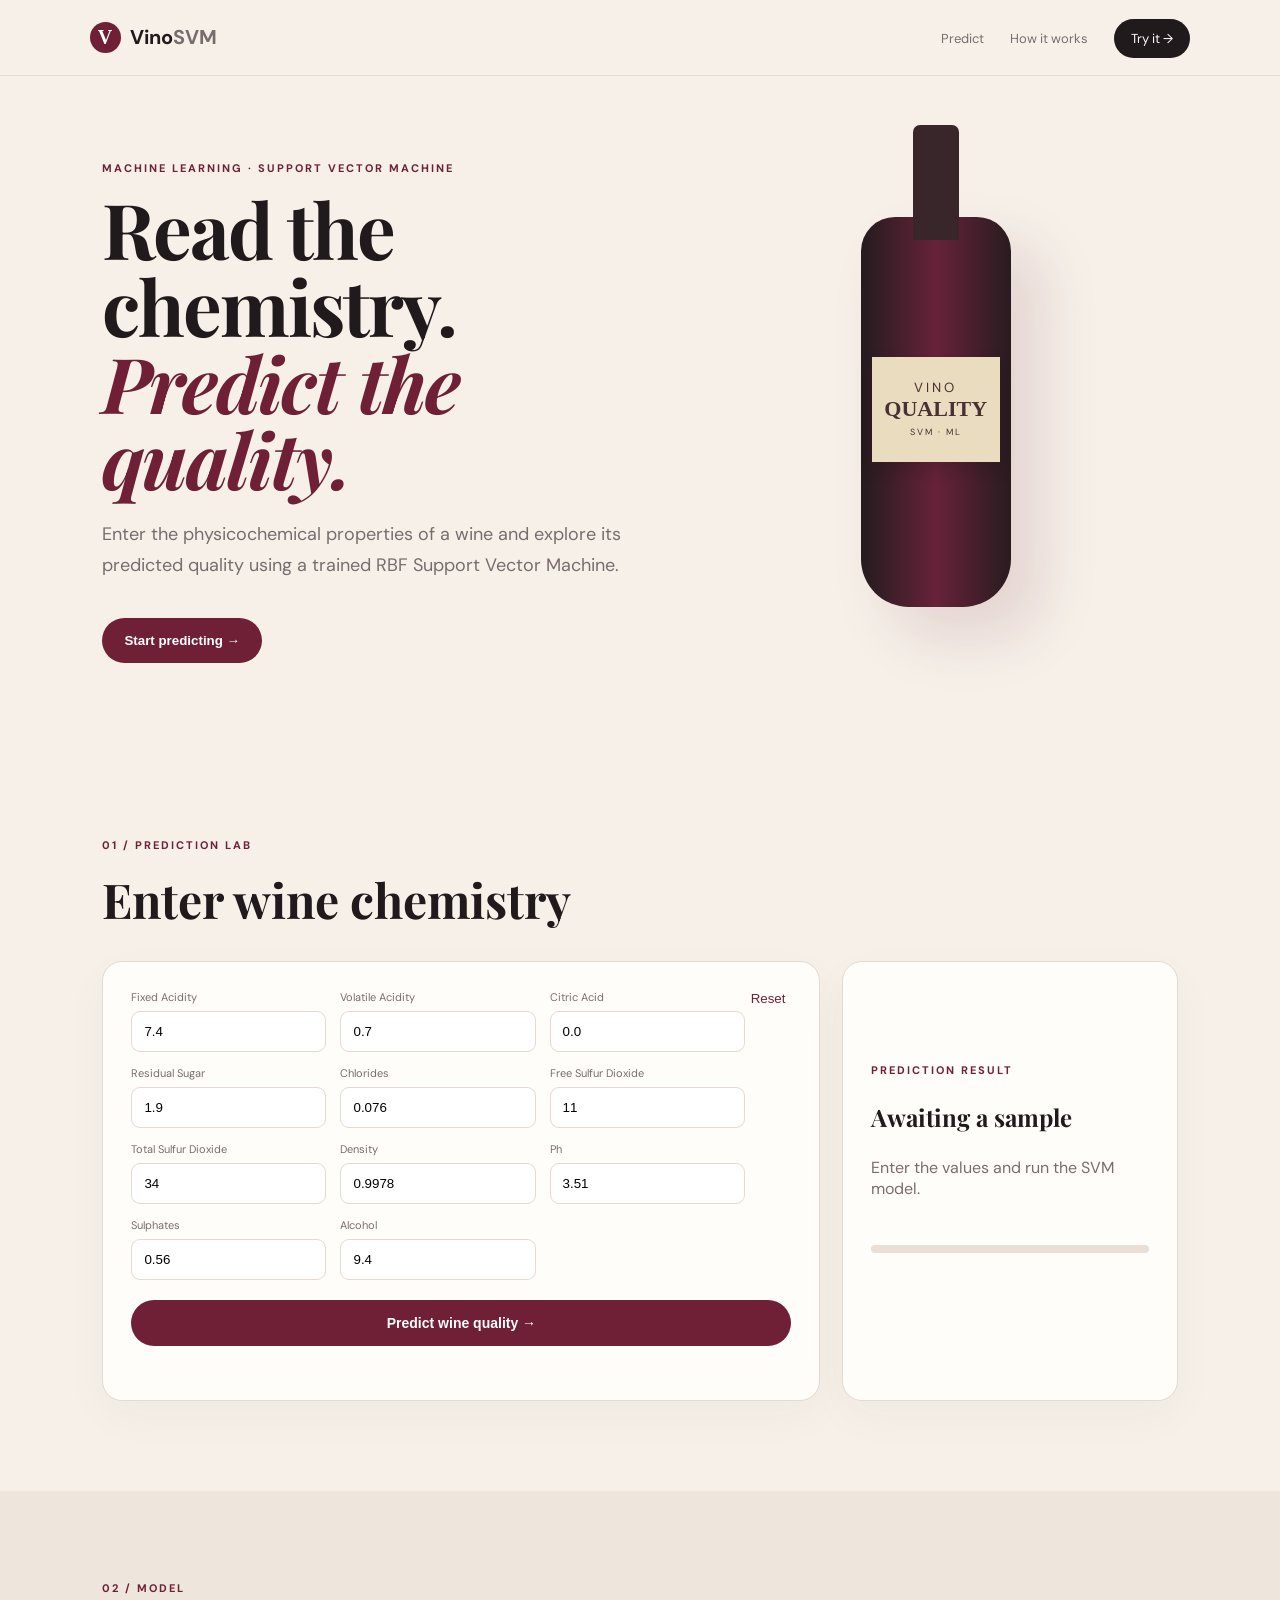
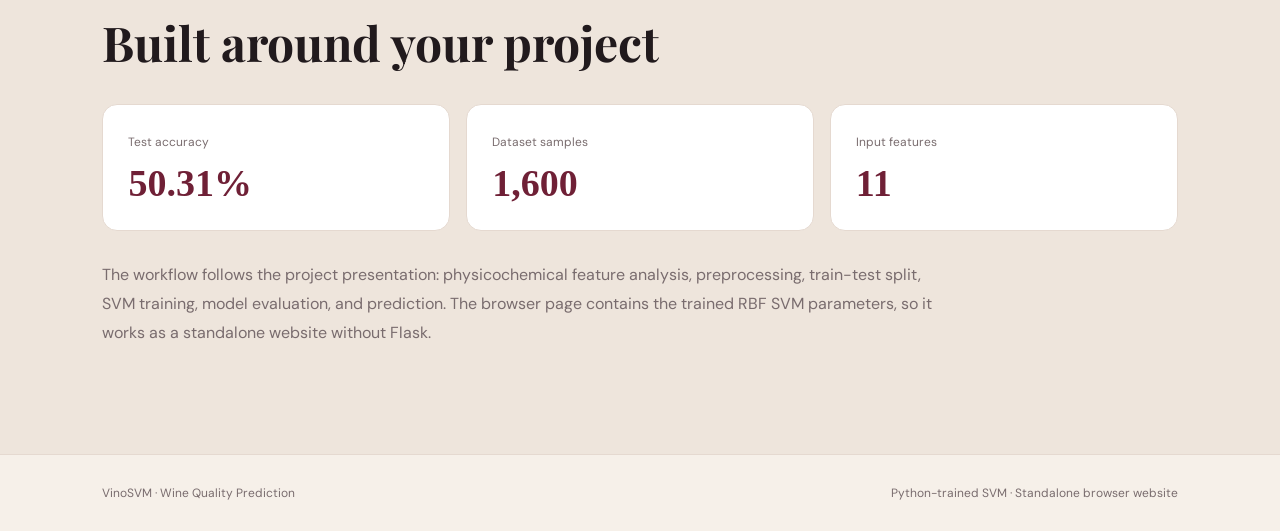
<file: wine_quality_prediction_website.html>
<!DOCTYPE html>
<html lang="en"><head>
<meta charset="UTF-8"><meta name="viewport" content="width=device-width,initial-scale=1">
<title>VinoSVM — Wine Quality Prediction</title>
<link rel="preconnect" href="https://fonts.googleapis.com"><link rel="preconnect" href="https://fonts.gstatic.com" crossorigin>
<link href="https://fonts.googleapis.com/css2?family=DM+Sans:wght@400;500;600;700&family=Playfair+Display:wght@600;700&display=swap" rel="stylesheet">
<style>
:root{--ink:#211a1d;--muted:#796c6e;--cream:#f6f0e9;--paper:#fffdf9;--wine:#6f2036;--line:#e5d9d0}
*{box-sizing:border-box}body{margin:0;background:var(--cream);color:var(--ink);font-family:"DM Sans",sans-serif}
nav{height:76px;border-bottom:1px solid var(--line);display:flex;align-items:center;justify-content:space-between;padding:0 7%;position:sticky;top:0;background:#f6f0e9ee;backdrop-filter:blur(10px);z-index:5}
.brand{font-weight:700;font-size:20px}.mark{display:inline-grid;place-items:center;width:31px;height:31px;background:var(--wine);color:#fff;border-radius:50%;margin-right:9px;font-family:serif}
nav a{text-decoration:none;color:var(--muted);font-size:13px;margin-left:26px}.cta{background:var(--ink);color:#fff!important;padding:11px 17px;border-radius:25px}
.hero{padding:85px 8%;display:grid;grid-template-columns:1.1fr .9fr;min-height:650px;align-items:center}
.eyebrow{font-size:11px;letter-spacing:2px;color:var(--wine);font-weight:700;margin-bottom:15px}
h1,h2,h3{font-family:"Playfair Display",serif}h1{font-size:clamp(50px,6vw,82px);line-height:1;letter-spacing:-2px;margin:0 0 22px}h1 em{color:var(--wine)}
.hero p{font-size:18px;line-height:1.7;color:var(--muted);max-width:570px}
.hero button,.predict{border:0;background:var(--wine);color:#fff;padding:15px 22px;border-radius:30px;font-weight:700;cursor:pointer;margin-top:20px}
.visual{display:grid;place-items:center;height:470px}.bottle{height:390px;width:150px;background:linear-gradient(90deg,#241c1f,#672239,#281c20);border-radius:34px 34px 48px 48px;position:relative;box-shadow:30px 30px 60px #6f203622}
.neck{width:46px;height:115px;background:#38262a;position:absolute;top:-92px;left:52px;border-radius:7px 7px 0 0}
.label{position:absolute;top:140px;left:11px;width:128px;height:105px;background:#eadcbf;text-align:center;padding-top:22px;color:#493034;box-shadow:0 8px 15px #1a101333}
.label small,.label strong,.label span{display:block}.label small{letter-spacing:3px}.label strong{font:700 22px Georgia}.label span{font-size:9px;letter-spacing:2px;margin-top:4px}
.section{padding:90px 8%}.section.alt{background:#eee5dc}h2{font-size:48px;margin:0 0 30px}
.layout{display:grid;grid-template-columns:1.5fr .7fr;gap:22px}.panel{background:var(--paper);border:1px solid var(--line);border-radius:20px;padding:28px;box-shadow:0 15px 45px #3d2b2309}
.grid{display:grid;grid-template-columns:repeat(3,1fr);gap:14px}label span{display:block;color:var(--muted);font-size:11px;margin-bottom:7px}input{width:100%;padding:12px;border:1px solid var(--line);border-radius:9px;background:#fff;outline:none}input:focus{border-color:var(--wine)}
.predict{width:100%;font-size:14px}.reset{float:right;border:0;background:none;color:var(--wine);cursor:pointer}
.result{min-height:440px;display:flex;flex-direction:column;justify-content:center}.result h3{font-size:24px}.resultValue{font:700 100px Georgia;color:var(--wine);line-height:1;display:none}.show .resultValue{display:block}.show .waiting{display:none}.result small{color:var(--muted)}.labelResult{font-weight:700;font-size:19px;margin-top:8px}.meter{height:8px;background:#eaded5;border-radius:10px;margin:22px 0;overflow:hidden}.meter i{display:block;height:100%;width:0;background:linear-gradient(90deg,#6f2036,#c18457);transition:.7s}
.metrics{display:grid;grid-template-columns:repeat(3,1fr);gap:16px}.metric{padding:25px;border:1px solid var(--line);border-radius:15px;background:#fff}.metric b{display:block;font:700 38px Georgia;margin-top:10px;color:var(--wine)}.metric span{color:var(--muted);font-size:12px}
footer{padding:30px 8%;border-top:1px solid var(--line);color:var(--muted);font-size:12px;display:flex;justify-content:space-between}
@media(max-width:850px){.hero,.layout{grid-template-columns:1fr}.visual{display:none}.grid{grid-template-columns:repeat(2,1fr)}nav a:not(.cta){display:none}}@media(max-width:520px){.grid,.metrics{grid-template-columns:1fr}.section,.hero{padding-left:5%;padding-right:5%}h2{font-size:38px}}
</style></head>
<body>
<nav><div class="brand"><span class="mark">V</span>Vino<span style="color:#796c6e">SVM</span></div>
<div><a href="#predict">Predict</a><a href="#about">How it works</a><a class="cta" href="#predict">Try it →</a></div></nav>
<section class="hero"><div><div class="eyebrow">MACHINE LEARNING · SUPPORT VECTOR MACHINE</div>
<h1>Read the chemistry.<br><em>Predict the quality.</em></h1>
<p>Enter the physicochemical properties of a wine and explore its predicted quality using a trained RBF Support Vector Machine.</p>
<a href="#predict"><button>Start predicting →</button></a></div>
<div class="visual"><div class="bottle"><div class="neck"></div><div class="label"><small>VINO</small><strong>QUALITY</strong><span>SVM · ML</span></div></div></div></section>
<section class="section" id="predict"><div class="eyebrow">01 / PREDICTION LAB</div><h2>Enter wine chemistry</h2>
<div class="layout"><form class="panel" id="predictForm"><button type="button" id="reset" class="reset">Reset</button><div class="grid"><label><span>Fixed Acidity</span><input name="fixed acidity" type="number" step="0.01" value="7.4" required></label>
<label><span>Volatile Acidity</span><input name="volatile acidity" type="number" step="0.01" value="0.7" required></label>
<label><span>Citric Acid</span><input name="citric acid" type="number" step="0.01" value="0.0" required></label>
<label><span>Residual Sugar</span><input name="residual sugar" type="number" step="0.1" value="1.9" required></label>
<label><span>Chlorides</span><input name="chlorides" type="number" step="0.001" value="0.076" required></label>
<label><span>Free Sulfur Dioxide</span><input name="free sulfur dioxide" type="number" step="1" value="11" required></label>
<label><span>Total Sulfur Dioxide</span><input name="total sulfur dioxide" type="number" step="1" value="34" required></label>
<label><span>Density</span><input name="density" type="number" step="0.0001" value="0.9978" required></label>
<label><span>Ph</span><input name="pH" type="number" step="0.01" value="3.51" required></label>
<label><span>Sulphates</span><input name="sulphates" type="number" step="0.01" value="0.56" required></label>
<label><span>Alcohol</span><input name="alcohol" type="number" step="0.1" value="9.4" required></label></div><button class="predict" type="submit">Predict wine quality →</button></form>
<div class="panel result" id="result"><div class="waiting"><div class="eyebrow">PREDICTION RESULT</div><h3>Awaiting a sample</h3><p style="color:#796c6e">Enter the values and run the SVM model.</p></div>
<div class="resultValue" id="score">—</div><div class="labelResult" id="label"></div><div class="meter"><i id="meter"></i></div><p id="note" style="color:#796c6e;font-size:12px"></p></div></div></section>
<section class="section alt" id="about"><div class="eyebrow">02 / MODEL</div><h2>Built around your project</h2><div class="metrics">
<div class="metric"><span>Test accuracy</span><b id="accuracy">—</b></div><div class="metric"><span>Dataset samples</span><b id="rows">—</b></div><div class="metric"><span>Input features</span><b>11</b></div></div>
<p style="max-width:850px;color:#796c6e;line-height:1.8;margin-top:30px">The workflow follows the project presentation: physicochemical feature analysis, preprocessing, train-test split, SVM training, model evaluation, and prediction. The browser page contains the trained RBF SVM parameters, so it works as a standalone website without Flask.</p></section>
<footer><span>VinoSVM · Wine Quality Prediction</span><span>Python-trained SVM · Standalone browser website</span></footer>
<script>
const MODEL = {"features":["fixed acidity","volatile acidity","citric acid","residual sugar","chlorides","free sulfur dioxide","total sulfur dioxide","density","pH","sulphates","alcohol"],"mean":[8.240813828125,0.5278690625,0.27681484375,2.5975240625,0.077851015625,15.0031796875,42.563294140625004,0.9954825781250001,3.526417109375,0.6660465625,10.5820475],"scale":[1.686915653707335,0.17057513194079932,0.17575327868111904,0.9527398472132207,0.02541780746776767,9.385245008157746,28.18092721859539,0.0016910105826905655,0.23051226983222994,0.17769519607162595,1.1361732355848624],"support_vectors":[[-0.9377551418462613,0.8185890634307762,-0.5793055157436323,-0.24584262239593394,0.5723933660859444,0.6119734016008829,0.23753674985391923,-0.4036510072657296,-0.348428781832117,0.4105537972483715,-2.2725825773134427],[1.5239565571788856,1.634651747458548,1.632317521487124,0.6714067217520739,-1.2649012180051613,2.853907414161116,4.0766900594941164,1.4887085277695056,-0.24561429817252933,-1.1359145714813759,-1.3886504721155746],[-1.483959095775457,0.8989055775915558,-0.6834287510956333,-0.2659950281719287,-0.42690604367666957,-0.3125842410027673,-0.6243617892393105,0.010302641023250661,1.5516869921298622,0.20120655082644057,-2.2725825773134427],[-1.059930782072881,1.5930278605577062,1.5845232495222712,-0.14843932781195965,0.5094453717701896,-0.739541661562059,-0.709713842468164,1.4887085277695056,0.3391701911655399,-0.4757954315541582,-2.2725825773134427],[-2.217546455214766,0.33024120725611145,-0.7664997476059731,0.08625223112097821,-0.2892073061109554,1.2896435097836463,1.246208316247354,0.7790737021313006,2.059252164626555,-0.9338832234559103,-1.6284906579827654],[2.111359962809925,0.9288044259287801,0.7999006180992679,0.0008144274665008473,-0.4977225372818946,0.20162716166228753,0.4072543735112429,1.2521635858901259,-0.08640368423553367,0.3593425084731142,-1.814729862861654],[0.8320428877343906,0.7077874490045916,-1.0993527130754848,2.1870355728216735,-0.6983692691633641,-1.3963812000761489,-1.2742481417335998,1.1930273504202809,-1.2364509255079543,0.5810705060275249,-2.2725825773134427],[-0.38348913693656134,-0.7596011272321272,-0.28969498681374933,2.1537631112019326,-0.1475743189005059,-0.13005304458637568,0.10159729086152125,0.8382099376011456,-1.8160296182050324,-1.4628789536618645,-2.2725825773134427],[0.022043883340151397,0.051771541370197384,0.6684663701959223,-0.09344005371497416,0.580261865375414,-0.5069957878951543,-0.3283814641314792,1.3112998213599707,-0.5904983256382323,-0.2478770584335078,-0.31469452791320685],[1.507891735004497,-0.28708207311834555,-1.1704751415946113,-0.738946801227304,1.2884268014276603,-0.5955923028798192,-0.9033412542872976,-0.46278724273557453,-0.3115543889584249,-1.4133559491319456,-1.6810354620057786],[0.2197419717223808,1.1181637987312012,-0.06437913326515661,0.1610890296537084,0.8045140951252919,1.8728674954379585,1.8748604490384275,1.1930273504202809,-0.4135012398445141,-0.5410757557072338,-1.8553926760251929],[0.423901556846339,-1.8095783306040663,0.6212410776592224,-0.1726851910112036,-0.6590267727160171,-0.32752258303626103,-0.7424806848377326,-0.10796982991650489,0.6580252354262833,-1.7346927171613071,-2.2725825773134427],[-0.023779391718159192,-0.1416915949294894,-0.7437405704798525,-0.4299432459953856,1.174333561730354,-0.407147568782551,-0.1723007232147068,0.9564824085408354,1.3022425697490083,-1.6711006772535701,-2.1193489025997634],[0.13491259706721784,0.8215203230716809,1.2983265971613063,-0.2641057401304294,-0.30494430468989414,-0.8324747708460335,-0.8213141448856356,0.010302641023250661,0.09840209651967328,-0.5258811974991902,-1.3772085549916355],[0.02435579501838425,0.3959014232123689,0.7418647164276608,-1.6684765176450587,1.1546623135066805,-0.8242917132984421,-0.6433249694020757,-0.8767408910245549,1.6232666959434972,-0.4273979498544649,-1.612295944515036],[-0.06414892640730384,-1.5545587418453877,0.2610770996383659,-1.2190358846616773,-0.4819855387029553,4.289181611935538,5.104129638589809,-1.7637844230722948,-0.14149836535269675,1.6469406262510116,-1.9677875080811207],[-1.2956272136794014,1.5121250944687465,2.063603928027107,-0.7891178947737909,1.1153198170593335,-1.4920419952093207,-1.297448230039019,-0.8767408910245549,0.6588928681997819,-0.3688707626827418,-1.0311345693660239],[1.3512152589642479,0.819175315358957,0.2053171156793709,0.3668115052836543,-1.4812849484655697,0.24712410922506833,0.16954750361166934,-0.16710606538634984,-0.8520896068480656,-0.399259879098829,-1.8179864085046216],[0.19484446134141042,0.3759688576542189,-1.5750195150114026,0.35788986730990646,-1.559969941360264,1.5057699932411261,1.7981844765539527,0.8973461730709905,0.7426194308423982,-0.36605695560717855,-1.9016884330035935],[0.7901320785930911,1.2741068116273127,-0.8831405303773405,0.15038306408521146,-0.580341779821323,-0.12508780393900903,-0.5084003812043169,2.0800708824680205,-0.3805311944515663,1.2850850363335342,-1.2493231274448375],[0.8237437176074008,-1.0152069679189866,-0.7909658630165525,0.39609546992689637,0.21437664841508663,-0.980760723827583,-0.8543116397085312,-0.16710606538634984,-0.6681514588663591,-1.018297435722818,-2.0837909447684444],[-0.9612299373483193,-1.0697283972398077,3.230011755740781,-0.45376926740762924,-1.2373614704920184,-0.8757021985420992,-0.7868617653571386,0.6016649957217658,0.3235528012425645,-0.679515063824962,-0.7852213659484363],[0.37072758824698027,-0.5884155642033131,-1.01912661370591,-1.2296368897834247,2.9801541486635816,-1.1895565515653452,-1.1895880458647277,-0.04883359444665994,0.6315624358345755,0.2929366614898134,-1.219222083934166],[-0.373352293424309,-1.2702265566776656,-0.23109010571398914,-1.004181850164484,-0.03741532884793438,-0.7981123221598586,-0.6446663021306546,0.1877113474327855,-0.13282203761770955,-2.0565922466057818,-1.351332219342112],[-0.24216612563124287,0.39941893478145374,-0.7386197556264755,-1.2183011615344275,0.013729916533617116,-0.6741304762955698,-0.7269276124849257,-2.00032936495174,0.6758117072830041,-0.13082268409006237,-2.1709255444045965],[-0.17055614339264202,-1.878756058129409,-0.5076141077963529,0.9408401885592528,-0.9934379925184668,-0.3468934145747,-0.15254977621134774,-0.5219234782054195,0.4402494092781286,1.6745159355915349,-0.8661949332870843],[-1.083939095654531,-1.988385168699232,0.906299771163881,0.5035749673988683,-0.35608955007144505,0.7715962988931578,0.9053323782242336,0.1877113474327855,-0.2599302389352579,0.2141500633740329,-1.5447006187366863],[0.06638516373292727,-0.8123638007684056,-0.6242548905677201,0.3825555722961503,-0.20658806357152648,-0.5600578016803174,-0.5862970374417837,1.6069809987091954,0.590783695480139,0.08246389223765715,-0.14940283284583766],[-0.7635911287527106,-0.09479144067501974,0.8778507997562305,-0.7098727574775616,-0.15150856854524072,0.00650172823905617,-0.08221142344444413,-1.0541495974340898,-0.6612103966783689,-1.7240002502741654,-0.8967360505332909],[0.8656545267487015,-0.31873967724011265,-0.38471455131530224,-0.7448245862453026,-0.7691857627685889,-0.0034287530556771227,0.38302876891333887,0.010302641023250661,0.6667015631612686,1.1511478195367078,-1.3845137790015354],[1.2429110888070258,-0.030303728575123916,-0.38642148959976125,-0.3122825851886668,-0.09642907351895495,-0.08448151186365625,-0.3337858285378959,2.0800708824680205,-1.4069407655004327,-0.9490777816639536,-0.9356385687546845],[0.18607105292144982,0.2798235414325563,-1.5750195150114026,0.5829250651418469,1.6582462680327221,2.1146406188916007,2.3157543878227203,-0.2262423008561948,0.20685619320700044,0.3970475232856665,-0.9107303953233399],[0.07966383593611112,-1.5909063613926016,-1.254115117533104,-0.6587570199103252,-0.6432897741370783,1.7473832913520413,0.6044160906152032,0.12857511196294055,-0.46902973734842546,1.307595492938043,-2.164060394130233],[0.36598520531727213,0.16609066736546757,-0.2498664268430385,-0.14098713609271174,-1.1665449768867937,0.39411014941910966,0.7935049718527167,0.8973461730709905,-1.095894416201178,1.1657796163296381,-1.2807443921621173],[-0.30197943033219354,0.04473651823202706,-0.23450398228290714,0.7133909004520629,-0.5409992833739758,-1.4920419952093207,-1.297448230039019,1.784389705118796,0.34784651890052515,0.65873158131308,-1.1305912335971902],[-1.2919518669088774,0.9176656392933435,-1.3491346820346568,-0.5259820547716102,-0.06495507636107699,1.2004716235651662,1.6796149215467227,1.1930273504202809,1.1959575549954264,0.11172748582351837,-2.2725825773134427],[-0.331322924709766,0.7798964361708391,0.7572271609877921,1.5713375921863362,0.46223437603337286,0.9831837426172078,1.0620589460103214,1.0747548794805253,-1.537085681525227,-1.1691174949730263,-0.34778807282552476],[-1.158216668291093,0.9798083436805154,0.5330492662955055,1.4433908075981203,-0.4505115415450779,2.1033249846265716,1.314960489835224,0.8382099376011456,-0.19225488260236526,1.4876791457741125,-2.123133536725373],[-0.1838348155958264,-1.208670104218674,-1.2342008375477485,1.509935730837603,-0.09642907351895495,-0.8812960855375229,-0.6952217714006615,0.9564824085408354,-0.9778963590053651,-0.015456593991955505,-1.2657818851538878],[-0.6991540006952942,2.6752489199795932,0.14329835801069252,0.6149380014005885,-0.2419963103741387,-0.7272457651949751,-0.8898569570158702,1.1930273504202809,0.7868687022908287,0.5962650642355684,-1.10295460300552],[0.012203438761005686,-0.6505582685904853,0.27814648248295626,1.5114051770921018,-0.5331307840845068,-0.015554169057186236,-0.14237622876998385,0.4242562893121653,-0.8998094093904901,-0.4093895845708574,-1.1235500538286112],[1.416245184887877,-0.3662260834227632,-0.6436001911249225,0.012045195268747812,-0.9422927471369155,-1.4920419952093207,-1.297448230039019,1.6661172341790405,-3.3682246499940645,-0.8325861687356211,-0.9745410869760783],[-0.9279739770537374,0.30268736663161033,-0.7169985373566611,0.34854838754915923,1.1782678113750888,0.4464476216505797,0.42064286130205747,-0.7584684200848649,0.2962223688773581,-1.0374313238366502,0.10205529963950635],[0.15435636707902334,-0.16690042784126702,1.5947648792290254,1.023758941491731,-0.6629610223607518,-0.12759173430838924,-0.0032076354310071834,2.0800708824680205,0.31140594241358327,0.4279994011168657,-0.8716518476077321],[1.0054955433884851,1.1867552743283627,-1.5750195150114026,-0.6579173363363255,-0.9895037428737322,0.43042246728654643,-0.017930358951836835,1.4887085277695056,-0.8160828467478739,-1.2360861033714394,-1.0118593397495426],[-2.217546455214766,2.5761723441170266,-1.5175525927679485,-0.6849971315978182,-1.123268230794712,1.2426442039992378,0.9392631283582832,-1.408967010253225,1.9863710116526712,-0.10662394324021568,-1.5319384804061387],[1.2670972417485395,0.7716889091763065,-1.5750195150114026,1.4870543534461091,-1.8078276689785502,0.7946324582914553,0.7452169936238789,-0.2262423008561948,-0.36274472259484364,0.1499952620511833,-1.5793784290969337],[1.9549206059161608,0.0822566416356032,0.06079634092850575,-0.5452947769736053,1.131056815638272,-1.4920419952093207,-1.297448230039019,0.010302641023250661,-1.9058296102621404,1.2451289758605313,-1.6986384114272233],[0.3135225941573701,-0.791258731353894,-0.903054810362696,-0.10823947670672025,-1.2098217229788752,0.47750701325374245,0.7009281740858038,1.3112998213599707,-0.4707650028954225,1.5839113477583873,-2.2725825773134427],[0.48484117749309547,1.7847322410728512,-0.3039194725175747,0.758418932107801,-0.4623142904792818,-0.39537376853503986,-0.3083963161755109,2.907978179045916,-0.8820229375337675,-2.231048285290724,-2.2725825773134427],[0.11469818982933437,0.07991163392287932,-0.09567300181357227,0.08530758710022833,-0.2341278110846691,-0.9305862212343433,-0.8679840074419022,0.0694388764930956,-0.5067717629956142,-1.6879835197069517,-1.404845185583304],[1.4048634658565764,-0.22493936873117332,0.19848936254153457,-0.49270959315186913,-0.18691681534785295,1.0220639209911158,0.5729976779727773,0.6608012311916107,-1.387419028096715,-0.9969125019485346,-1.6597358932058297],[-0.08341485705924567,-0.5626204793633547,0.6474141313542608,-1.8866892864382512,0.4425631278096993,0.7449907068406373,0.7240040649163545,1.9026621760584859,-0.10202107415850904,0.2287818601669638,-1.269654534026606],[-1.564342486434019,-1.1717362327432792,1.6920603614431904,1.7005439021355522,1.8470902509799876,-0.2638801315626105,-0.34095734558672613,-1.7046481876024497,0.3795151151332261,0.30194084413161715,-0.6312835732578977],[0.04664499478801463,0.6620597986064841,-0.8245356492775803,0.5130214076063657,-0.5016567869266289,-1.4920419952093207,-1.297448230039019,-0.5219234782054195,-0.35840655872735105,0.10947644016306773,-2.2725825773134427],[0.9945287828635342,1.2113778553119599,-1.5750195150114026,-0.3837606494253977,0.7887770965463532,-0.17192728438069124,0.08048726863317336,1.2521635858901259,-0.3514654965393628,-0.7447953879780375,-0.7745715815484617],[0.7177514591284118,-0.5708280063578869,0.6536729050639439,-1.197518993077933,1.2333473064013747,-0.6016443558577254,-0.32369034808073505,0.3651200538423203,-0.8993755930037399,0.8382524727340365,-2.0320382734693943],[0.6751885723342768,-0.20090303967575765,-1.5750195150114026,1.891257033880252,1.2058075588882315,-1.3802068753922379,-1.297448230039019,1.6069809987091954,-0.5163157235040998,1.3143486299193954,-1.4783374994178382],[1.068865635286718,-0.629453199175974,-0.7408956733390875,0.060641882113984996,-0.9265557485579767,0.4862547870123005,0.46003475183103537,-0.4036510072657296,0.07280692970146392,0.6007671555564703,-0.9638032878289968],[-1.2771912000401593,1.3661483643517096,-0.40918066672588177,-1.143989165235447,0.792711346191088,-1.4920419952093207,-1.297448230039019,-0.5219234782054195,0.021616596065045176,-0.18597330277110882,-1.3909388555403635],[-0.19207470593619494,1.5291264003859912,-1.5750195150114026,0.864428983325273,0.21044239877035184,1.0644176368136102,1.063634479691509,-0.8176046555547098,-0.3714210503298308,-1.0076049688356763,-1.7804921262369433],[-2.1620605749371746,1.3608720969980816,0.39080440925725246,0.8052312913582885,0.3914178824281484,0.5592203834783239,0.8836616931093367,-0.6401959491451751,0.9846889746485136,0.21358730195892023,-2.2725825773134427],[1.4825199863305558,0.023631448817516092,1.1794098966773265,-0.21424952792419225,-1.0642544861236916,0.6071786413190908,0.5747470881187808,-1.0541495974340898,-0.7956934765706557,0.24116261129944347,-1.62232962568526],[0.033662721517936874,1.2160678707374062,0.6092925096680092,-1.4661127763111121,-1.5953781881628761,1.8785253125704728,1.2594903490597102,-0.8767408910245549,-0.29463554987520274,0.6936227890500684,-1.061939730853553],[-0.5543334819793159,0.6720260813855584,-0.1406223766376603,-0.7176398305370597,2.291660460835009,-0.5553589366041614,-0.5564825464748013,-0.8767408910245549,1.5325990711128925,1.395386273695627,-0.6245944524777485],[-0.3632154499120566,-0.06313383655325296,-0.522976552356484,-0.6640050422478236,-1.3475204605445898,1.3319226404462017,1.8257527674754583,0.1877113474327855,-0.5154480907306014,0.1528090691267472,-1.6477658875992482],[0.37197246376602905,-0.9284416825482179,0.7822622558265246,-0.08304896948672688,2.0595397317956623,1.1753896997799707,0.7115772204309495,-0.5810597136752644,-1.457263466363353,-0.10268461333442647,-2.2725825773134427],[-0.5472791873713744,1.5830615777786319,0.2383179225122454,-0.7492329250088013,-1.005240741452671,2.0065560671171636,1.9397412099096851,-0.16710606538634984,-1.3088982620950897,-0.2529419111695223,-2.2725825773134427],[-2.0884350799534475,0.7681713976072218,0.41754644238044425,-1.3667152332388883,0.48190562425704636,-0.30403891267832944,-0.15544180312614067,0.7199374666614556,2.4882965711216207,1.4651686891696039,-0.5931731877604702],[-0.11003148125223565,0.21240456969175645,-0.08429341325051203,1.6089134321228262,0.8950018369541899,1.3921128645169623,0.9816464037819488,-0.10796982991650489,-0.04302204556060166,2.1607417982489228,-1.205051709649903],[1.2094180093659586,0.25637346430532143,0.3395962607234817,1.3436783831856465,-0.438708792610874,-1.0589046613979416,-0.8366117252901418,1.0156186440106805,-2.3799909209791372,0.5276081715918169,-0.06394051340472214],[-0.723636552569915,-0.22904313222843928,-0.8222597315649682,-0.21498425105144223,0.2694561434413724,-1.2332528002667416,-1.2915293332367188,-2.177738071361275,0.209459091527496,0.12016890705020944,-0.39742839019400006],[0.492547549753872,0.8285553462098513,-1.4680513825186365,3.1650570156379163,0.9264758341120678,0.7313948976860452,0.44758661634993846,2.7897057081062258,0.38688999370796456,-0.2692619922077912,-1.7095522400685206],[1.038277265390097,1.0659873771231037,-1.1226808696297583,-0.728030914765307,-0.9462269967816503,-0.2232312193958641,-0.27194968005055525,-0.46278724273557453,-0.8477514429805729,0.06276724270871234,-2.000000905522365],[-0.5919761464838781,1.2260341535164814,-0.418853317004483,-0.948028011153249,-0.15544281818997555,1.731091761416798,2.0015951008934354,-0.46278724273557453,0.08408615575694474,-0.04190638050225343,-1.4831783105087353],[0.2846533380727685,2.7074927760295413,-1.5750195150114026,-0.09816327381872308,-0.5960787784002617,-0.277912796653988,-0.23165647070396125,0.1877113474327855,0.055020457844741265,-0.6980861905236815,-0.388098827000634],[-1.1006559954817539,1.4177385340316264,-1.5750195150114026,0.4582320544028801,0.45830012638863804,0.8086970884513782,0.6292875220824227,-1.5272394811929149,1.4397623643485389,-0.18878710984667274,-2.1431128843187137],[-0.08448189321842973,-1.1049035129306601,-1.0822833302308945,1.0105339252012342,-1.2963752151630388,-0.20863383809351999,-0.6320620326811519,-0.3445147717958847,-0.5709765882345127,-0.1983540539035885,-0.6957103681403869],[0.17439293495704208,0.4029364463505392,2.655911512734392,0.7702794625905477,2.393950951598111,-0.411494818104709,-0.05111237573739406,-0.6401959491451751,-0.9822345228728596,-0.6693853583529329,-1.8938551205110499],[1.8167394233017744,0.6391959734074301,-1.5750195150114026,2.463186508220851,-0.04921807778213828,-1.0856700787931886,-0.8724054375472176,2.020934646998176,-2.0928044729510926,0.030689842047287235,-1.6805953882702436],[-1.4914283488897482,1.037261032642241,-0.14972604748810842,1.2805971546889132,1.308098049651334,0.7898270429868153,0.4140142646433664,0.12857511196294055,2.084413515058014,-1.4375546899817921,0.30536936545719756],[-0.5126005121978795,-0.49813276726345884,-0.28969498681374933,2.009967299154471,0.6982893547174551,0.05272321735552959,-0.5468057889329112,-0.9358771264943998,0.5339537488159809,-0.5078728322155833,-1.3466674377454289],[0.6775004840125096,-0.33808599087008123,-0.521269614072025,-0.9882278622584884,-0.4977225372818946,-0.614057457476142,-0.513542156663869,2.1392071179378656,-1.9179764690911216,-0.23155697739523892,-1.3818733365883185],[-0.13113508528943846,-0.01330242265787924,0.5853953736855825,-1.2794931019896614,0.3127328895334543,-1.0884830048251732,-0.8668023571810113,0.24684758290263045,0.004697756981821055,-0.2715130378682418,-0.572401707443165],[1.0504296216474753,-0.09596394453138199,1.346120869126159,0.7523312261963023,1.1940048099540277,-1.4920419952093207,-1.297448230039019,1.2521635858901259,0.12486489611138117,-0.0030758428594758374,-2.163972379383126],[-0.7651916829914872,-0.27652953841108974,2.158054513100507,0.002913636401500062,-0.9895037428737322,0.3531309315440617,0.6364803301269446,0.3059838183724754,0.19427551799127085,0.949116471511242,-1.6857002436024617],[0.19336246667587675,0.9024230891606406,-1.0299372228408175,0.6586015472485773,-0.8911475017553645,0.6755945430288366,0.7956908474104007,0.12857511196294055,0.18473155748278516,1.9412648463549622,-1.526657595579705],[1.199340445640327,-0.6622833071541028,0.8943512031726679,-0.671037392180072,-0.6236185259134048,-1.4920419952093207,-1.297448230039019,-0.5219234782054195,-0.7922229454766615,-0.2641971394717767,-1.382137380829641],[-1.190939110506083,1.6112016703313132,-1.4828448476506146,-0.4768605656926229,0.5999331135990875,-0.09042701461307812,-0.054011499650750874,1.1338911149503703,0.60900398372361,-0.8421531127925375,-1.1760068431045174],[1.7925532703602596,0.562396970815736,-0.715291599072202,-0.1979806586779467,0.06880941155990287,0.9873285465052458,1.018440792836536,0.12857511196294055,-0.3440906179646244,-0.031213913615111732,-1.1365762364004814],[-2.0892057171795253,-0.5374116464515774,-0.7841381098787163,-1.4265426878863727,0.0884806597835764,1.2262141587669644,0.36519046302295327,-1.2906945393135352,-0.1267486082032199,-0.619299592407901,-0.9697002758851813],[0.7518373364356934,1.1996528167483425,-0.569063886036878,-0.8688878343037697,-0.03741532884793438,0.3497639443239589,0.11123501491130987,-0.10796982991650489,0.8259121770982663,-1.1077765007257399,-0.7746595962955688],[-0.8949551359056409,-2.363000150806808,-0.025119552722599022,-0.3448203236811579,-0.1633113174794446,1.0184199031769536,1.4497147500674492,-0.5219234782054195,0.3361334764582941,-1.2917994834675985,-1.4242084299468938],[1.0301559346229707,0.1356055671000624,-0.9127274606412971,-1.2405527762454216,-0.5331307840845068,1.131032839661972,0.25032199276680167,0.24684758290263045,-1.2846045444371272,0.100472257521264,-0.656719835171886],[0.6017409167104144,0.7646538860381362,-0.7710515830311971,-0.8234399608610318,0.06880941155990287,0.4421003723284217,0.304266278851075,-0.6401959491451751,-2.6810594933831577,-0.6986489519387942,-0.7520398062890113],[-1.9734322939080122,1.1973078090356186,0.8112802066623283,-0.5317548793428587,0.721894852585863,1.074529253496767,0.15484607108653162,-0.3445147717958847,0.31400884073408075,0.15562287620231047,-1.0005054373727105],[0.31613090476871014,-0.44712884951172316,-0.276039480538077,-0.6522494722118269,0.4740371249675768,1.540707813161116,1.5862397114413698,-0.69933218461502,0.7261344081459243,-1.2208915451633962,-1.1710780172665134],[1.6265105880338355,0.5061167857103721,-0.32155783479031796,0.3553708165879074,-0.35608955007144505,-0.2819297402678446,-0.1544837083200129,0.0694388764930956,-1.2321127616404617,0.18713751544862292,-0.46352746527152566],[0.20610762079946857,-0.8023975179893307,1.8633231693172465,-0.006847685146246986,0.13175740587565773,-0.7313799140601644,-0.7622245348425278,1.961798411528331,0.8532426094634726,-0.9575192028906444,-2.2725825773134427],[0.7424711301495185,0.09984419948102934,-0.4461643295558275,1.4037157587266305,-0.04921807778213828,0.5148422133146283,0.2176580568764096,1.6069809987091954,-1.0264837943212883,-0.17246702880840387,-1.1247822602881126],[0.8083309730858479,1.477536230706075,-1.5750195150114026,-0.008632012740996552,-0.7809885117027927,-0.7060742347951519,-0.7366008215275339,0.0694388764930956,0.5916513282536375,-0.4938037968377651,-0.999449260407423],[0.9056091029314965,0.6134008885674713,0.6485520902105668,0.901689941921513,-1.1311367300841815,0.6031723527280828,0.9767991537627988,0.5425287602518551,-0.8173842959081207,0.9845704406633431,-1.5989177029547377],[0.0647253297075289,0.8725242408234162,-0.9576768354653851,-1.3724880578101368,2.071342480729866,0.6839800460105478,0.6406604622810872,-0.9358771264943998,0.38125038068022316,-0.5343226187258806,-1.4051972445717336],[0.6027486730829772,-1.0925922224388616,0.07046899120710715,3.470596876127085,0.8123825944147615,-0.652095889045024,-0.4982587702564907,0.9564824085408354,0.013807901103556527,0.172505718655692,-1.1318234400566916],[0.08867436350255765,-0.35684605257186897,1.4974693970148605,-0.7387368803338041,-0.2183908125057304,-0.3649004031885406,-0.267063396539304,-1.1724220683737796,-0.8611997509698011,1.187727311519034,-1.7972149281873162],[-0.2188691694890491,1.033743521073156,-1.3491346820346568,0.07617602823298106,-0.33641830184777155,-0.20488327005087395,-0.20735279912185414,0.7199374666614556,0.5235421555339966,-1.2721028339386533,-0.45067731219387097],[-0.34400879904673654,1.0525035827749438,-1.058386194248468,-0.5286060659403594,-0.3088785543346284,-0.7896309239725112,-0.6883731677864892,1.0156186440106805,0.4029412000176882,-0.29683730154831445,-0.31381438044213505],[-0.5078581292681708,0.26047722780258775,-0.5662189888961129,0.6017129851100921,-0.7219747670317724,0.3465035073323405,-0.05486313947842,0.6608012311916107,-0.45905196045319147,-0.26250885522643874,-1.4569499158707822],[0.036448871489141596,0.6491622561865045,0.8732989643310066,-0.8955477877782627,-0.3128128039793632,0.11792130216505038,0.3045679012900411,-0.10796982991650489,-0.19529159730961104,0.5337985471580567,-2.2725825773134427],[1.1761027692847548,-1.411513271369255,0.899472018026045,0.25628815485593326,-0.7770542620580582,1.1194082097343387,-0.19331138746315993,0.3651200538423203,-0.2443128490122825,0.40886551300303353,-2.2725825773134427],[-0.5300287694645587,0.2358546468189913,0.305457495034301,0.8504692439075265,0.05307241298096417,-1.4920419952093207,-1.297448230039019,1.5478447632393506,0.7825305384233342,0.4949680095152792,-1.9236921197804002],[-0.9812665052263385,0.9458057318460255,0.9341797631433788,1.4347840509646226,0.6982893547174551,2.3239265776803903,4.028501439245173,-1.34983077478338,0.6983701593939676,-1.1640526422370117,-0.97066843810336],[-0.13664810544522457,0.7869314593090094,0.2508354699316119,0.15038306408521146,0.04520391369149454,1.3605846519084688,0.2961437639946811,-0.5219234782054195,0.5777692038776612,1.024526501136346,-0.6081356947686981],[1.0021165955510682,-0.019751193867868756,0.4431505166473298,2.496249048947092,-0.16724556712417943,1.362385350769853,2.3043637051276455,0.8973461730709905,-1.462469263004346,0.35765422422777626,-1.3625981069718371],[-1.5661208800326591,0.28861732035526905,0.16548855570866006,0.2651048323829309,1.6897202651906,0.37955538820815915,0.18467475605064188,-0.2262423008561948,1.52131984505741,-0.46341468042167855,-0.21277345076304097],[0.4024422740894078,0.32965495532793,0.3532517669991537,0.01750313849974624,-0.9934379925184668,0.4229746063154963,0.7592442112854453,0.5425287602518551,-0.273378546924486,-2.3413495226528163,-1.9455197770629913],[2.04787131133845,0.029493968099324804,-1.353117538031728,1.0357244324212276,0.29306164130978074,1.3084070050197252,0.9408493075373167,1.3704360568298157,-1.1206219502458887,-0.6598184142960172,-1.0471532533395391],[1.885563255569171,1.9506415367480376,0.9933536236712921,1.4611291230988652,-1.0249119896763443,0.1974290826600079,-0.23333491086432578,1.843525940588641,-1.102835478389166,0.42968768536220364,-0.8798372190887038],[-0.5973706070664218,0.6151596443520144,0.28668117390525144,-0.20291379967519557,-0.3010100550451593,-0.06362963214928587,-0.7576150342752689,-0.5219234782054195,0.28060497895438274,0.4116793200785968,-0.6784594777073717],[0.34897190655694194,1.3643896085671672,-0.16110563605116868,-0.5293407890676094,-1.2255587215578143,-0.4788132524610666,-0.804086180871746,-0.10796982991650489,0.30750159493284085,2.4319928003332527,-0.9635392435876757],[0.6753664116941415,-0.982376859940858,1.4098465650792962,3.2938434838001314,0.10421765836251512,0.04820548766779694,-0.21645824827934979,0.0694388764930956,-0.3540683948598584,-1.093707465347922,-1.3594295760759767],[-2.044153079347293,-1.7843694976922888,-0.7403266939109345,-0.10593034687822112,0.21831089805982146,1.006646102929443,0.8729665162735256,-0.46278724273557453,2.2414550470612644,0.524794364516253,-1.5586949635267355],[-0.3764348423286193,0.15319312494548853,1.7904938025136614,1.6125870477590751,0.22617939734929055,0.366353814898959,0.5702617850263904,0.7199374666614556,1.0332764099644367,0.7138821999941265,-1.5539421671829454],[2.6042121087798984,-1.0615208702452756,2.278678151868945,0.08667207290797806,1.9887232381904367,1.5941747178145194,1.5132967602015115,-0.9950133619642447,-1.592180362642388,-0.8241447475089306,-2.08009432538994],[0.6728766606560439,1.0747811560458171,-0.7869830070194814,0.49696245925362004,-1.3986657059261411,1.67271289123027,0.5635835093777518,-0.04883359444665994,-1.478954285700818,-0.7487347178838261,-0.1358485617913252],[-0.02674338104922652,0.6292296906283551,0.13590162544470355,-0.17488936039295302,-0.9304899982027116,-1.4888241783090959,-1.297448230039019,0.3059838183724754,0.39730158698994683,-0.28333102758560885,-2.0348547453768266],[-0.4155595014987162,3.0615889406507875,-0.7056189487936009,0.27339670767617896,-0.8281995074396091,-1.4920419952093207,-1.297448230039019,2.3166158243474007,-0.3215321658536589,1.6283694995522922,-0.493364464540876],[1.4048041860699552,1.928950215405345,0.8033144946681859,-1.1365369735161992,0.5212481207043934,-0.84753031813086,-0.6985112302350335,1.7252534696488855,-0.2963708154221998,0.056014105727359854,-2.2725825773134427],[1.522474562513352,2.006921721853401,0.5757227234069814,-1.1304492676047007,-0.44264304225560824,-1.4920419952093207,-1.297448230039019,0.8382099376011456,0.07801272634245507,-1.860188512731443,-0.7732513603418533],[0.4494511448801449,-0.9348904537582075,1.1691682669705725,-0.22611005840693946,-0.6078815273344661,-0.7839624518171484,-0.46301507538811776,0.4242562893121653,-1.2572741120719209,-0.6238016837288028,-2.2725825773134427],[0.2604079053446326,1.17796149540565,-1.498207292210746,0.4147784294483917,-0.12003457138736276,-1.0411320832867663,-0.8930612518674752,-0.8767408910245549,0.33786874200529116,1.8866769890890296,-0.9329101115943607],[0.9376201877070302,1.6229267088949306,1.1606335755482775,-0.1374184809032126,-0.26166755859781227,1.7284493157503884,1.0839496380806992,0.12857511196294055,-0.44560365246396144,-0.03459048210578766,-0.45903871316905825],[0.26633588400676833,-0.07427262318868957,-1.5704676795861783,-1.0619100958769687,-0.03741532884793438,-1.4920419952093207,-1.297448230039019,0.3059838183724754,-0.38226645999856335,0.30813121969785695,-0.2782564226108159],[-0.5922725454169853,0.946978235702387,0.2479905727908468,-0.11443214306496864,-0.4544457911898127,-1.4920419952093207,-1.297448230039019,-1.1132858329039346,0.7105170182229489,-1.0070422074205636,-1.1897371436532453],[-0.21940268756864115,0.6134008885674713,-0.1155872817989277,-0.41902735953338827,2.4765701941375404,1.7465735096155612,1.8656166084089356,-0.16710606538634984,-0.2989737137426953,0.31207054960364616,-0.8338055063516242],[1.3659759258329653,-0.7484623405966907,-0.7386197556264755,0.632676316901334,-0.16724556712417943,0.280687431197611,0.9791482602874525,-1.8820568940120501,-0.992646116154842,2.289051400894622,-0.7922625457170135],[-0.12882317361120563,-0.2454581862175038,0.06933103235080093,-0.803182594638287,0.08061216049410677,0.24679380351676714,0.08136019945653418,-0.4036510072657296,-0.47553698314966536,0.7949198437703576,0.33670261542737034],[-0.2061240153654573,-1.3212304744294012,0.7976247003866559,0.814467810672286,0.1002834087177803,0.8044031142434626,0.7533253144831452,2.3166158243474007,-0.42694954783374217,-0.19328920116757398,-1.6469737548752819],[-1.0701861851583756,0.045322770160207866,-0.4945275809488334,0.7299746510385585,-0.7691857627685889,0.23869598615196305,0.6459406292126356,0.4833925247820102,1.8171826208204396,-0.29402349447275056,-0.4274414189575644],[-1.0881479605046476,1.4435336188715844,-1.2091657427090161,3.207146154784655,0.2655218937966376,-1.4920419952093207,-1.297448230039019,1.843525940588641,0.9135430872216268,0.37228602102070657,0.23935830512677736],[-0.2520065702103886,1.5971316240549724,-1.5750195150114026,0.31401640056841823,0.13175740587565773,0.6979487809648348,0.28880191898031693,0.4242562893121653,1.278382668477796,0.6637964340490945,-0.07388617982783735],[-0.37904315293995927,-2.39114024335949,1.9919125200798276,-1.3425743304863946,0.04520391369149454,0.4452329490458589,0.4974501282599642,0.3651200538423203,1.3486609231311841,0.2490412711110219,-0.350252485744526],[-1.723034475219395,1.4300498245234246,0.9228001745803185,-0.7118670059658112,-1.2491642194262222,-0.22871855616280357,-0.17409271535209384,-1.7637844230722948,1.071886068385124,1.0667336072698002,-0.09659398458150181],[-0.1875694421529717,0.2235433563271924,-0.5588222563301237,0.15395171927471057,-0.34035255149250637,-1.4383406800532519,-1.297448230039019,0.1877113474327855,-0.35927419150084955,0.38129020366251026,-0.15274739323591224],[-0.23339271721128174,-1.0685558933834458,-1.5659158441609544,0.6087453350423406,3.389316111715991,0.2689136309501001,-0.4150642045910656,1.1338911149503703,0.6415402127298094,-0.16683941465727667,-1.1814637574251667],[0.6332184834063549,0.5829157883020661,-0.9218311314917451,-0.9282954471642539,2.795244415361051,-0.04163766499013406,-0.5918397933201969,0.5425287602518551,-2.041614139314674,0.6750516623513488,-0.2786964963463526],[0.7058362220175192,0.47856294508587166,1.4206571742142036,1.955282906397735,0.9933580780725575,-1.4920419952093207,-1.297448230039019,1.3704360568298157,0.056755723391738316,0.34189690460462,-1.047593327075076],[-1.558770186491611,-0.8557464434537898,-0.861519312107526,-0.2054328503971946,-0.12790307067683238,-0.899292419128515,-0.7085002557137355,-1.2315583038436901,0.7131199165434445,1.5355138660586933,0.1900700467467317],[-1.2714410607378872,0.6362647137665254,-0.08087953668159402,-1.148082622658696,-0.45838004083454753,-0.09376203676463554,0.10504643216358113,-0.16710606538634984,0.33439821091129707,0.23103290582741443,-0.7684105492509562],[0.3531214916204368,-1.1007997494333939,-0.40747372844142277,1.1780507982141901,-0.5095252862160985,0.26391642523418807,0.07302832314250483,0.12857511196294055,0.1929740688310221,0.31150778818853353,-0.2652302400389472],[-0.6242836301925183,-0.9776868445154112,0.21783466309873703,-0.7795664941195433,1.5323502794012118,1.0406356258159226,0.47970763185019133,0.1877113474327855,1.5391063169141326,-0.9670861469475608,-0.6546954959884199],[-1.0135739889349789,2.191004827302194,0.21555874538612493,0.8563470289255253,-0.34822105078197546,-0.19808536547357788,-0.6240033908118331,0.24684758290263045,1.926504350281265,-0.4307745183451408,-1.1349919709525504],[-0.39658996977988153,0.20419704269722386,0.23717996365593952,0.5581543997088539,-0.1593770678347098,-0.9915755720187355,-0.9551386983059886,1.961798411528331,0.47755761853856904,-0.723410454203754,-0.8253560906293315],[-0.7679778329626914,1.376114647130784,-1.4919485185010628,-1.0695722084897168,-0.1318373203215672,0.6706932325185602,0.5750451620584651,-0.7584684200848649,-0.160152469982916,0.8883382386790684,-1.1652690439574358],[-0.7957800528881084,0.020700189176611414,0.9438524134219798,1.1080421802319587,0.7297633518753326,0.29448568578632317,-0.13070521463163534,-1.5272394811929149,0.1864668230297822,0.10103501893637729,-0.639644974233085],[0.1193812929724213,1.1281300815102764,-1.114146178207463,1.3015892440389076,0.5841961150201488,0.4629309419970951,0.4284424627237936,1.0156186440106805,0.11965909947038811,-1.048123790723792,-1.0147638264040806],[2.378889639832115,0.4961505029312978,-0.1025007549514086,-0.8575521060547727,0.4858398739017812,-0.9183968750957436,-0.8766423456898714,0.8973461730709905,-2.4606807689145076,-1.3351321124312776,0.5448574923359586],[-1.4433524419398265,-1.4801047469664173,-0.44275045298690935,-1.3886519666096326,-0.9501612464263851,1.567728951104725,1.7552689262379944,0.3059838183724754,0.5838426332921508,1.7617439549340057,-1.1969543529160382],[-0.5067318133223649,1.6475492898785271,0.19393752711631065,0.8013477548285398,0.09241490942831067,0.9096321198945208,0.975046195117513,-0.2853785363260397,0.9274252115976052,-1.1561739824254336,-0.21074911157957482],[-1.8574810312766354,-0.7308747827512645,0.9432834339938269,-0.3292861775621623,-0.3757607982951186,-0.5855339613109047,-0.49148113662795734,0.5425287602518551,0.9456454998410762,0.5287336944220422,-0.7025755184147516],[0.8929825083811471,-0.4441975898708188,-0.6509969236909118,-0.852933846397774,0.3206013888229234,-1.4920419952093207,-1.297448230039019,0.4833925247820102,0.11705620114989253,0.869767111980349,-1.0049941894751777],[-0.2989561612145039,0.508461793423096,-0.46380269182857087,0.917224088040509,-1.8038934193338152,0.7754214520957428,-0.09610024963401426,-0.8767408910245549,-0.10462397247900462,-0.30471596135989226,0.5981064143358296],[-1.7536228451160156,-0.7982937544920647,-0.09282810467280721,1.0918782714324629,0.36781238455974,-0.30331437112463644,-0.5149225228845494,0.12857511196294055,0.5920851446403878,-0.6947096220330056,-1.027966038470165],[2.0481084304849357,-1.276675327887655,-0.9110205223568381,1.1954742323746854,-1.005240741452671,-0.03510613598404861,0.1729398689252181,3.3810680628048067,-0.3740239486503264,1.0723612214209273,-1.148106168271528],[0.7840855403577119,-1.453723410198278,1.1651854109735014,-0.03644653112973918,0.5212481207043934,-0.5054721196278292,-0.4887487921808524,0.010302641023250661,-1.3921910083509579,-0.9457012131732774,-1.7422057112453002],[-0.07487856778576996,1.17796149540565,-0.9241070492043573,1.2262276432724275,-1.0327804889658139,-0.6516590331082386,-0.6145466402254242,-0.10796982991650489,-0.6243360038046787,-0.5275694817445281,-0.2826571599661779],[0.041131974632228514,1.1568564259911385,1.0610621756215002,-1.5425239815450922,-0.04921807778213828,0.9467222544298931,1.3857353080138082,-0.6401959491451751,0.026822392706036324,1.2046101539724157,-0.6678096933073973],[0.2807408721557585,1.2412767036491843,1.4838138907391878,1.0174613146867324,0.9500813319804756,-0.7863385219123475,-0.8083763165036292,0.24684758290263045,0.7643102501798632,0.11566681572930758,-1.5273617135565627],[0.8155631070536535,-0.0484775383487315,-0.7107397636469779,-0.6388145350278306,-0.9934379925184668,-0.0677637810144753,-0.049625554538255144,-0.8767408910245549,0.5378580962967232,-0.3306029864550775,-0.14262569731858143],[-0.07547136565198322,1.6891731767793687,-1.4930864773573689,2.219048509080416,1.3199007985855378,-1.4920419952093207,-1.297448230039019,0.1877113474327855,1.0931430713358408,1.1511478195367078,-0.723346998732057],[-0.40897944518374496,0.10512046683465659,0.997905459096516,0.7776266938630458,0.005861417244147487,1.1062599115393805,1.9897537587895526,-0.2853785363260397,0.2953547361038596,-1.4150442333772835,-0.32464019433632363],[-0.8374537428829231,0.7617226263972322,-0.9861258068730356,-0.633146670903332,-0.44657729190034307,1.620886860095524,1.2928994697993128,-0.69933218461502,0.1656436364658157,-1.4178580404528471,-0.45217356289469346],[-2.217546455214766,0.053530297154740454,1.6926293408713435,-0.04862194295273602,-0.4741170394134862,0.04441229953375711,-0.22637985227169463,-1.34983077478338,0.4098822622056764,0.6474763530108256,0.42920611463706315],[1.5340341209045163,-0.0379250036414757,0.31399218645659616,1.7216409519322968,0.9618840809146801,0.5800189880784522,0.5931602508928432,2.1983433534077106,-0.7484074904149812,-0.36999628551296776,-0.20397197605231704],[-2.0309929667173514,0.10453421490647578,-1.5750195150114026,0.00826661918574876,0.6510783589806385,1.3631738224606365,1.4404425214437022,-0.2853785363260397,2.0987294558207426,0.7369554180137479,-0.11718943540459309],[1.2503210621346952,0.42580027154959327,0.07729674434494316,-0.253399774561932,-1.1390052293736508,0.08313265256493846,-0.00108918135968032,1.3704360568298157,-0.2677389338967446,0.4026751374367937,-0.43439458397903463],[-1.536421706935359,0.9850846110341434,-0.03137832643228209,-0.3431409565331585,-1.449810951307692,3.4449521865861734,4.377790869065809,-1.7637844230722948,1.3772928046566393,-1.139291139972052,-0.3366101999429066],[-0.04523867447509038,0.8004152536571693,-0.31529906108063477,0.2643701092556814,0.22617939734929055,0.46678806026822556,0.20416666260641822,1.4295722922996608,0.9816522599412678,1.173095514726104,0.19394269561945],[1.7691970344314452,-2.39114024335949,-1.0401788525475717,-0.43875992352238324,-1.7606166732417337,0.13242278826175852,-0.40079923747760815,0.3059838183724754,-0.5978732042129709,-0.5725903949535456,-0.5832275213373534],[0.36041290537486476,1.3362495160144852,0.7356059427179777,-1.1006405007277087,-1.1311367300841815,-0.2653398696928449,-0.21259038406201924,-0.8767408910245549,-0.633012331539664,-0.2236783175836611,0.43334280775110406],[0.3871480891410972,-2.39114024335949,0.3953562446824767,-0.9888576249389881,-1.6386549342549577,-0.211361523942717,0.1319724447150525,1.1930273504202809,-0.8746480589590291,0.21189901771358227,-0.9820223404801923],[-1.841179089955762,0.11332799382918918,-0.9980743748642489,-0.6005039719640907,-0.7691857627685889,0.8110092284094866,0.24507021382950878,-0.4036510072657296,1.9351806780162524,-0.8635380465668209,-0.19464241285895095],[0.2168372621779347,-0.3521560371464222,1.346689848554312,1.0899889833909635,-1.4301397030840186,-1.4920419952093207,-1.297448230039019,0.4242562893121653,-0.636482862633658,-1.15955055091611,-0.18258439250526257],[0.08659957097081074,1.3092819273181648,0.28895709161786354,2.212540961381917,-0.3128128039793632,-0.4794312437862752,-0.47767037742259016,0.24684758290263045,0.04634413010975602,1.7212251330458903,0.1637536373616716],[1.8023937149394054,-0.9559955231727187,-0.07291382468745179,0.48289775938912344,0.3127328895334543,-0.6132370207168132,-0.902915434373463,1.0747548794805253,-1.442079892827128,-0.2838937890007215,-0.9009607583944372],[-2.217546455214766,-0.08306640211140232,-1.1670612650256933,-1.1374816175369489,1.347440546098681,-0.41904922930424326,-0.6786396342560878,-1.2906945393135352,1.3924763781928644,1.4640431663393787,-0.5284823486366585],[-0.34602431179186277,-1.1119385360688303,0.555808443421626,-1.5109308870733504,1.3395720468092114,1.3285236881575537,0.9345720123075394,0.12857511196294055,0.03072674018678065,-0.9693371926080113,-0.037272045031232375],[-0.927084780254417,0.5993308422911306,-0.005205272737243596,-0.6717721153073217,-0.8242652577948746,0.5978235312581727,0.6376477863907078,-1.0541495974340898,1.7434338350730572,-1.4465588726235958,0.2279163880028381],[0.3421547310954858,-0.04202876713874134,-0.6589626356850539,-0.18496556328095018,1.1113855674145987,0.3551127657938689,0.2963140919602148,-0.2853785363260397,0.7734203943015987,1.4527879380371242,-1.4108301883865955],[0.2561990404945165,0.10746547454738047,0.312285248172137,-0.028574497623491422,-0.5055910365713636,-1.4920419952093207,-1.297448230039019,0.5425287602518551,-0.428250996993989,0.622152089330753,-0.19367425064077218],[-1.6653552428368135,-1.232120181345909,-0.669204265391808,-0.8587066709690223,0.001927167599412672,-1.383211591835494,-1.297448230039019,0.3059838183724754,0.8345885048332514,1.5782837336072602,-0.0759985337584121],[0.1465314352450033,-1.181116263594173,-0.8501397235444657,-0.09029124031247533,0.04520391369149454,0.21363537241246405,-0.012593416031777233,0.1877113474327855,-0.10288870693200756,0.24847850969590923,-0.7473750246923283],[1.305806942412287,0.1309155516746153,-0.758534035611831,-0.016504046247244775,0.6471441093359037,-1.4920419952093207,-1.297448230039019,0.3651200538423203,-0.5970055714394723,-1.4837011260210353,-1.6908931136817884],[-0.3996132388975706,0.8578679426188948,-1.5750195150114026,1.3440982249726463,1.768405258085294,-0.5850757953284224,-0.3563542839711271,-0.04883359444665994,1.1222087692480442,-1.2642241741270752,0.022401953507466703],[2.2816707897730875,-0.6165556567559947,-1.5750195150114026,-0.21466936971119258,0.5684591164412096,-0.2094542748528488,-0.20732086262831675,2.1983433534077106,-1.8980209153006518,-1.318249269977896,0.2571372840424377],[-0.7713567808001083,0.5119793049921808,0.47444438519574544,-0.3830259262981478,0.5881303646648831,1.1174476855302282,1.7343292319751802,-0.2262423008561948,0.7417517980688997,-0.35986658004093874,-0.9044813482787274],[-0.9023651092333103,0.5483269245393947,0.8402981574981317,1.1828789787646887,0.5055111221254547,2.506052883228542,3.9203893116218627,1.6069809987091954,0.7968464791860628,1.8450326443706881,0.00902371194716831],[-0.6750271275404013,2.219144919854876,1.4707273638916687,-0.3937318918666452,1.7369312609274161,0.8206307140416156,0.6645418624486416,-0.4036510072657296,-0.17533604351914112,-1.123533820348896,-0.8061688757599555],[-1.0869623647722204,-0.0772038828295936,-0.18784766917436027,-0.27365714078467657,-0.7927912606369969,0.70448030997092,1.146463549930893,-0.2853785363260397,0.9395720704265845,2.8518128160073397,-0.7869816608905797],[1.8342269603550754,-0.6570070398004748,-0.710170784218825,-1.0208705611977296,-0.32461555291356764,-0.37201795845128943,-0.6933552607783534,-0.5219234782054195,-0.21871768219407314,1.162965809254075,-0.44213988172446966],[-0.266470838146,0.6321609502692598,2.5381327711067185,-0.34282607519290836,0.5251823703491283,-0.0028320717761653133,-0.5568125569080231,0.3059838183724754,1.706559442199365,0.3289533920570277,-0.4876435059789056],[-0.19053343148403953,-2.08804799648998,-0.03024036757597588,-0.806961170721286,-0.2419963103741387,-1.3362975262338728,-1.2869127356708958,0.1877113474327855,-0.43215534447473336,-0.6615066985413551,-1.3694632572462004],[0.27860679983739034,-0.08541140982412619,0.15922978199897697,0.7968344556182908,0.3874836327834136,-1.4920419952093207,-1.297448230039019,1.7252534696488855,-0.1575495716624204,0.47921068989212295,-0.5287463928779811],[-1.4731701746103696,0.0242177007456969,0.6809839176152886,0.6641644509263259,0.23798214628349498,-0.345444331467314,-0.07499377590494843,-0.04883359444665994,2.185926549557355,1.3818799997329216,-0.46493570122524114],[-0.0797395102887216,-1.7468493742887132,1.147547048700758,-1.4818568433236081,0.8753305887305164,-0.14020728136092597,-0.3594095418528898,-0.9358771264943998,-0.316760185599418,1.0723612214209273,-0.9864230778355543],[-1.1230044750380062,0.9768770840396114,-1.5750195150114026,0.20947579560544566,-1.7802879214654073,-1.1276828338845335,-1.0158499725209496,-1.5272394811929149,0.11965909947038811,0.5805077446124122,-0.9959286705231344],[0.9213182463861567,0.29975610699070565,0.005605336397663698,-0.14738972334446004,2.1146192268219473,0.43105111363460363,-0.11107491660386247,0.5425287602518551,-0.8950374291362473,2.0560681750379577,-1.6644886895496211],[-0.8986897624627862,0.050012785585654966,-0.32098885536216487,0.9198480992092583,-1.6701289314128354,-0.7332019229672453,-0.3330938711779147,-0.5810597136752644,1.0840329272141052,0.5630621407439179,-1.445419983999736],[-0.9317678833975044,-1.1084210244997452,-0.04275791499534234,-1.4014571411131291,-0.7298432663212417,1.7147256463216147,2.5897624053766886,-2.11860183589143,0.25284073020242803,-0.21129756645118145,-1.4029968758940534],[0.12999237477764497,-0.4330588032353822,0.46647867320160324,-1.2106390489216796,2.807047164295255,0.7653737655496766,1.4899689259219424,1.784389705118796,1.007247426759477,0.4105537972483715,-0.9219962829530651],[-0.2208254024475541,1.957090307958027,-1.397497933427663,0.8337805328742811,-1.4734164491761004,-0.5390674066689176,-0.5089042681023543,-0.4036510072657296,0.17431996420080287,0.5022839079117443,-0.86505074157469],[0.38240570621138803,-0.2460444381456846,-0.9690564240284453,0.940210425878753,-0.8085282592159359,-1.4920419952093207,-1.297448230039019,-0.04883359444665994,-1.5843716676809012,-0.65419080014489,-1.24606658180187],[-1.8506638558151793,-0.47116517856713885,0.7799863381139125,-0.5786721990400965,1.22941305675664,-0.9195156524948283,-0.8100724991604035,-0.9358771264943998,1.822822233848181,0.18770027686373558,-0.15952452876316847],[0.20836025269108022,0.9516682511278342,1.961756610387718,-0.25360969545543194,2.5670579359664387,-1.4920419952093207,-1.297448230039019,1.3112998213599707,0.6419740291165578,-0.004764127104813803,0.35175313718270523],[0.1663901637631584,1.71672701740387,-0.7107397636469779,-0.13573911375521322,0.5448536185728018,-0.20671593398080315,-0.4171720131645466,0.6608012311916107,0.6614957665202774,-0.6086071255207599,-1.4559817536526034],[-1.0805601478171134,-1.833614659659482,0.5922231268234188,0.2005541576316983,-0.635421274847609,1.1780960755834708,1.0402179329298908,-0.10796982991650489,1.220251272653389,0.1888257996939609,-0.6046151048844095],[0.794815181736178,-0.5227553482470556,0.8226597952253885,1.9088903889342472,-0.38362929758458825,-0.07067260225209573,-0.08555056126876329,1.4295722922996608,-0.4161041381650097,0.5805077446124122,-0.7993917402326994],[-0.56061713936118,-0.737323553961254,1.696612196868414,1.6609738137108125,-0.3875635472293225,-1.4920419952093207,-1.297448230039019,0.8382099376011456,-0.35667129318035395,2.275545126931917,-1.47798544042941],[-1.35360284499509,-0.5209965924625128,-0.9758841771662813,-0.9383716500522514,-0.6865665202291599,2.230279581865571,1.3207906741554758,-2.296010542300965,1.6549352921761982,-0.179782927204869,-0.8095134361500302],[-0.23795726078112622,-0.08717016560866861,-1.5750195150114026,-0.19819057957144665,2.6575456777953366,-0.9320459593645777,-1.0013082224634995,0.4242562893121653,-0.0777273565005465,-0.13476201399585158,-0.37348837898083415],[0.04723779265422788,-0.3410172505109856,-0.761378932752596,1.007909914032485,1.7723395077300284,-1.4920419952093207,-1.297448230039019,0.4242562893121653,-0.3610094570478466,0.8112399248086265,-0.5412444869672062],[0.7649974490656348,0.3390349861788242,-0.21231378458493977,-0.18223659166545073,-1.21375597262361,-1.4920419952093207,-1.297448230039019,-0.2853785363260397,-1.2394876402152002,1.8737334765414366,-2.0786860894362245],[0.2953236996646134,0.4334215466159444,0.26619791449174307,0.3024707514259211,-0.7455802649001805,-0.20785602142558476,0.10061080806113791,-0.9950133619642447,-0.4512432654917028,0.4730203143258831,-2.1327271441600617],[0.5522422948815797,0.7494113359054333,-0.5059071695118936,-0.6996915941428143,0.2655218937966376,-1.4920419952093207,-1.297448230039019,0.12857511196294055,-0.5341021953608206,-1.0031028775147743,-2.214492844222673],[-0.8743257701614078,0.15026186530458385,-1.3184097929143943,-0.9900121898532377,0.5409193689280669,0.20010349339496272,0.14851909686680662,-0.46278724273557453,1.7386618548188144,-0.9535798729848555,-1.3510681751007894],[0.3741065360843982,0.2335096391062674,-1.5750195150114026,1.863757396831759,-0.41116904509773083,0.41047626451429226,0.46669528498326407,1.4295722922996608,-0.7770393719404345,-0.8348372143960717,-1.0341270707676704],[-0.9133318697582617,2.342257824772859,0.7196745187296933,0.17022058852095615,0.7651715986779448,0.7789695747042688,0.6706204417186299,-0.46278724273557453,1.4054908697953443,1.616551509834925,-0.9276292267679269],[0.07563281044585868,0.01659642567934512,0.9188173185832476,-1.0401832833997244,-0.1593770678347098,1.9583633987737312,2.0721818486100756,1.7252534696488855,-0.44343457053021607,1.6463778648358989,-0.014388210783353877],[1.1093537295491052,-0.47761394977712834,0.5444288548585657,-0.2295737531496884,-1.8707756632943051,0.4726270127891632,0.4198338034657717,0.8382099376011456,-1.8442276833437374,0.12016890705020944,-0.34039483406851784],[-1.0145817453075416,0.3923839116432834,-0.5912540837348454,0.08866632139622754,-0.7219747670317724,1.7531796237815853,1.3357617926260419,-0.04883359444665994,2.3581516550968304,0.5630621407439179,-0.8806293518126685],[0.6903641977093449,0.0769803742819753,2.584789084215265,-1.0437519385892235,0.9068045858883943,-1.2091085184922077,-1.0994632611016453,0.6016649957217658,-1.6915243152079815,0.3424596660197327,-1.1312073368269409],[-1.9386943389478968,0.048840281729293354,-0.9303658229140404,-0.6177174852310862,-0.61968427626867,-1.1013436174032236,-1.0764476947588877,1.1930273504202809,2.482656958093881,1.1387670684042275,-0.61852143492735],[-1.1363424270278117,-2.065770423219107,-0.9457282674741717,1.0390831667172267,-0.05708657707160791,0.9187847845213192,1.2014049643133957,-0.46278724273557453,1.696581665304131,-0.5945380901429417,-1.3767684812561003],[-0.682792779587799,1.7325558194647537,-0.615151219717272,-0.9533809939374974,-0.2656018082425471,-1.004606664962361,-0.9846160818411853,-0.5219234782054195,0.04070451708201465,-0.5866594303313638,0.872360366321945],[-0.9690548691823387,1.1509939067093298,0.7714516466916174,-0.4282638788473862,2.1146192268219473,-0.13835330738529975,0.14430347971984456,-0.8767408910245549,1.6957140325306326,-0.0019503200292505267,0.021081732300858268],[0.5773176446224147,-0.42016126081540317,0.3970631829669359,0.2802191367149271,-0.2734703075320161,-1.0127684124642558,-0.9816034059508059,0.3059838183724754,0.1465557154488462,-0.834274452980959,0.2682271421779473],[0.27860679983739034,-0.20207554353211926,0.8681781494776294,-1.3673449959193882,-0.041349578492669195,0.15877265976591715,0.11077725850393766,-0.5810597136752644,-1.5865407496146486,-1.0363058010064248,-0.23169662139109418],[0.4140611122671933,1.8374949146091297,-0.21117582572863372,-1.0290574760442275,1.1625308127961496,-0.6091135268744722,-0.3664142794354682,0.3059838183724754,-0.3714210503298308,1.257509726993011,-0.8109216721037457],[0.4033907506753494,1.5977178759831532,-0.10648361094847957,-0.41472398121663967,-1.0091749910974055,0.9748834798182837,0.9789637383247908,-0.16710606538634984,-0.48508094365814913,-0.7864397326963783,0.7390180244544978],[-0.5817800231850045,-0.5626204793633547,0.23888690194039836,1.364040709855141,-0.13970581961103629,-0.041872075492799275,-0.5249825183488906,-0.5810597136752644,1.229795233161873,0.769595580090285,-1.9683155965637629],[-2.1523386899312715,0.9030093410888214,-0.08429341325051203,-1.561206941066587,0.4346946285202302,-1.438724260875795,-1.297448230039019,-2.177738071361275,0.8879479204034174,-0.3300402250399642,-1.0269978762519845],[-0.6677357137859743,1.034329773001337,-0.10363871380771451,-0.3774630226203996,0.13175740587565773,-1.4920419952093207,-1.297448230039019,0.1877113474327855,-0.9687862148836296,-2.3413495226528163,-0.263293915602588],[-1.6644660460374932,-0.0818938982550407,-1.5750195150114026,-0.03592172889598961,-0.8006597599264663,0.9115500240072376,1.2615271876475522,0.8382099376011456,0.8762348779611864,-1.659282687536203,-1.0567468607742279],[-0.08857219849530341,-1.1435961401905974,-0.7727585213156563,0.09150025345847672,1.347440546098681,1.4707256230926518,1.066611670589069,0.24684758290263045,0.14134991880785508,-0.017144878237293472,-0.32763269573797016],[0.7715182255939838,-1.1758399962405455,1.6567836368977031,1.504792668946854,-1.6583261824786313,0.5792198613648202,0.8229646128915038,1.7252534696488855,-0.4642577570941826,-0.45666154344032606,-0.4904599778863365],[0.5118134804058139,1.054848590487667,-1.004902128002085,0.6576569032278274,0.18290265125720923,-0.4443016334550137,-0.6652475979659912,0.5425287602518551,-0.6082847974949531,-0.14883104937366984,-0.26276582711994434],[-1.4790981532725054,0.7816551919553816,-0.8831405303773405,1.0961816497492118,0.3638781349150052,-1.4920419952093207,-1.297448230039019,0.4242562893121653,1.599840611059035,-0.12688335418427377,-0.19895513546720592],[-0.016487977963732265,-0.26011448442202556,0.31513014531290207,0.15856997893170932,-0.2852730564662206,-0.06928744928180032,-0.5232473022000148,0.8973461730709905,0.4350436126371375,0.9266060149067333,-0.3609022701445005],[-0.156328994603516,-0.026199965077858274,0.5859643531137357,-0.6768102167513202,0.46223437603337286,0.2305342386500682,0.2607403866586202,-1.6455119521326047,0.2988252671978537,0.6784282308420249,-0.34602777788337963],[-0.09698992819553667,0.6696810736728352,-0.7443095499080057,-0.6422782297705795,0.8989360865989247,-0.7481828850921327,-0.6315262092895768,-1.46810324572307,0.6575914190395331,2.47701371354227,-0.14561819872022638],[0.03514471618347159,0.24699343345442726,0.9734393436859367,1.1343872523662017,-0.8596735045974868,0.7099463366921629,0.13352313890126646,-0.46278724273557453,0.6098716164971085,0.12467099837111131,-0.5239935965341895],[-0.9360360280342418,-0.7349785462485305,1.8974619350064272,0.3703801604731534,-0.15544281818997555,-0.35305201778109047,-0.6078186855868383,-0.10796982991650489,0.42333057019490644,-0.27601512918914367,-0.00241820517677094],[0.8581852736344099,1.2436217113619075,-0.566787968324266,0.4590717379768798,1.308098049651334,0.16254453785425999,0.021585729052009294,0.3059838183724754,-0.7666277786584522,-0.932757700625685,0.2659387587531601],[0.6712761064172678,1.2811418347654828,-0.08713831039127709,-0.37861758753464897,0.20257389948088275,0.9396473192585378,1.6093723782604317,1.1338911149503703,0.22464266506372116,-0.6885192464667657,0.2772046463828853],[0.09857408786832458,0.5946408268656836,1.4917796027333303,-0.46153634046712727,0.35600963562553617,0.5854530497311498,0.649819138927812,0.3059838183724754,0.1422175515813536,-1.2101990782762544,0.21700255936154253],[2.1281954222103905,2.8605045292847486,0.7384508398587428,1.499754567502855,-1.1114654818605079,0.5375374119817765,0.4773585253255376,0.6608012311916107,-1.2299436797067145,0.6795537536722508,-0.29075451670004254],[0.888240125451439,0.2569597162335023,-1.3195477517707004,-0.2797448466961752,-0.24593056001887353,-0.3560034591101045,-0.11425437196049393,0.0694388764930956,0.44502138953237147,-0.6738874496738348,-0.3461157926304867],[0.778335401055441,-2.304961209916902,1.0161128007974125,-0.04074990944648827,0.6982893547174551,1.4246319942503594,1.2908165007208052,-2.059465600421585,-1.8008460446688073,-1.693048372442966,-1.0153799296338313],[-0.9577324299376588,-0.5274453636725024,-1.5750195150114026,2.185041324333424,-0.5409992833739758,1.7694178786025871,1.9721035233611106,0.4833925247820102,0.9933653023834988,-1.5022722527197547,0.5501383771623923],[-0.2533700053026798,-1.028104510338966,0.26562893506359014,-0.7371624736325545,-1.0603202364789566,0.2397508334139571,-0.07037008134056168,-0.4036510072657296,-1.0247485287742912,-1.2355233419563267,-0.5721376632018423],[0.6919054721614998,1.0695048886921892,1.3631902519707493,-0.8053867640200364,0.28125889237557683,-1.4920419952093207,-1.297448230039019,-1.1724220683737796,-1.4381755453463836,-1.822483497918891,-1.4291372557848996],[0.4781425616048818,0.21005956197903258,-1.1454400467558787,0.39934924377614583,-1.382928707347202,0.1962570301466807,0.4246491169913841,-1.2315583038436901,-0.2777167107919786,2.206325472873053,0.30800980787041443],[0.30486774531065197,-1.294849137661262,0.8067283712371043,-0.7936311939840397,1.0720430709672517,1.0437788575562084,1.0571833079969157,-0.04883359444665994,-0.37228868310332935,-0.25181638833929704,-0.5190647706961854],[0.2138732728468663,0.25813222008986386,-0.027395470435210817,1.2089091695586818,-0.6078815273344661,-1.4920419952093207,-1.297448230039019,0.5425287602518551,0.2424291369204438,0.6519784443317275,-0.4113347202369421],[0.8815415095632253,3.0340351000262866,-0.15996767719486263,-0.8514644001432743,0.43076037887549545,-0.6690160653283251,-0.6702403364557012,1.1930273504202809,-0.986138870353602,1.0014532831167247,-0.3803535292551974],[-2.217546455214766,0.28861732035526905,-1.25525307638941,2.8832382161142402,0.4071548810070871,1.4918651884239296,1.5203192402805,0.8973461730709905,2.059685981013303,0.17306848007080466,-0.40526170268654205],[0.5935010263700458,-1.3235754821421248,-0.6965152779431526,2.4536351075666034,-1.0327804889658139,-0.1795456257173161,-0.22562402192463843,0.7199374666614556,0.9334986410120948,-0.43471384825093,-0.2897863544818622],[-0.08969851444110975,-1.3335417649211994,-0.8000695338670007,1.2246532365711778,0.5684591164412096,-1.4920419952093207,-1.297448230039019,0.7790737021313006,0.47105037273732914,-0.3013393928692157,-1.279776229943937],[-2.217546455214766,2.126517115202298,0.3669072732748261,1.14141960229845,1.8746299984931307,-1.4920419952093207,-1.297448230039019,0.7790737021313006,1.7568821430622854,0.8658277820745597,-0.8449833792342424],[-1.6821314224506578,0.010147654469355602,0.7771414409731475,-0.8854715848902653,1.0681088213225167,-0.6162630472057663,-0.6682602738563705,-2.23687430683112,0.7083479362892036,1.1882900729341468,-1.4919797852194576],[0.0876666071299948,0.004871387115727698,1.2687396668973496,0.04479285465473929,-0.3206813032688328,-0.431515606036902,-0.6882738098065944,-0.3445147717958847,-0.8551263215553113,1.4477230853011098,-2.2725825773134427],[-0.8386393386153501,1.7888360045701168,0.753244304990721,0.6034973127048416,-1.005240741452671,0.6529206544073852,1.1456970740859906,0.12857511196294055,0.7612735354726193,0.5337985471580567,-0.06350043966918548],[-0.35776170954289177,-0.07779013475777506,-0.018291799584762687,0.473661240075126,-0.3757607982951186,-0.8703427220493407,-0.9430383157545235,0.6608012311916107,-0.6408210265011526,0.8714553962256869,-0.2172622028655084],[-0.5460343118523255,1.9307089711898875,-1.5420187081785277,-0.7155406216020602,-1.343586210899855,-0.8711844688543664,-0.945266773303591,-0.10796982991650489,0.9269913952108549,0.019997375160145534,1.0798991400007827],[-2.217546455214766,0.5108068011358192,-1.5750195150114026,-0.3192099746741647,0.5369851192833321,1.227482106485927,0.455056207338453,-1.2315583038436901,2.4882965711216207,2.5985701792066163,-0.8710357443779814],[0.26906275419135073,1.4200835417443496,-1.4606546499526472,-0.9364823620107519,-1.8235646675574888,-0.04909618098403234,-0.04244339199157918,-0.16710606538634984,-0.3423553524176274,-0.47692095438438353,-0.8807173665597755],[-0.2214774801003886,-0.5192378366779701,-0.4381986175616853,1.6758781971493093,-0.7849227613475276,1.3138197566267256,1.3980947310128562,-1.7046481876024497,1.4271816891328093,-0.18428501852577087,0.7394580981900345],[-1.1902277530666265,0.37772761343876193,-0.3027815136612686,-0.5388921897218569,-0.2183908125057304,1.3167711979557397,0.7587687123816635,-0.46278724273557453,-0.688107012656827,0.13761451091870364,-1.7726588137444013],[-0.4514237724046376,0.634505957981983,2.254781015886519,1.3493462473101452,-0.19478531463732204,-1.1692693880619416,-1.1052331209341033,-0.8767408910245549,-0.36317853898159386,0.6654847182944325,-1.5301781854639935],[-0.26990906577003865,0.3208611764052173,-0.8251046287057332,-0.7738986299950447,-1.1783477258209978,-1.0623995088922253,-1.042435329141353,0.12857511196294055,0.4667122088698365,-0.025586299463984552,-1.7396532835791918],[-0.9594515437496784,0.6825786160928142,0.7407267575713546,-0.7757879180365442,-0.9855694932289973,1.397248585529904,1.5924957156754558,-1.46810324572307,0.49577790678204,-0.813452280621789,0.15063944004269425],[0.06994195093020891,0.4803217008704141,0.5057382537441611,-0.07202812257797983,0.5684591164412096,-1.2039514874335693,-1.093853083736875,-0.04883359444665994,-0.1315205884574608,-0.27882893626470695,-1.497700743781428],[0.2860760529516809,-0.9155441401282389,1.6357313980560422,-1.1953148236961835,0.22224514770455628,-0.8781954738886308,-0.4828760258692175,-1.7637844230722948,0.14742334822234474,-0.11337708022156817,-0.10046663345422009],[1.488566524565934,0.8332453616352983,0.2861121944770985,0.23949448337593768,-0.8596735045974868,-1.0969430929668236,-1.201972308358749,0.0694388764930956,-1.2919794230118657,0.7763487170716381,0.462211644802274],[1.1710639874219395,0.09105042055831594,-1.147146985040338,-0.24216900675968508,-0.3954320465187921,-1.307188003811972,-1.1548163014008548,0.0694388764930956,-0.8039359879188926,0.09878397327592603,0.32666893425714655],[0.8773919244997305,0.13912307866914725,-1.4213950694100894,0.04153908080549028,1.2451500553355785,-0.12666474732057623,-0.2134384753904063,1.1338911149503703,0.2389586058264497,1.4916184756799018,-0.42321671109641645],[0.009002330283452426,-1.0767634203779781,-0.034223223573047155,0.012569997502497848,0.37568088384920967,0.4107532951083514,0.5077514216754785,-0.04883359444665994,0.3586919285692596,-0.1944147239977999,-0.7916464424872628],[-0.5000331974341513,0.7417900608390822,-1.1420261701869607,-1.1530157636559446,-0.7967255102817318,0.8273753435046696,0.38644952222114315,0.0694388764930956,-0.19615923008310956,0.851758746696742,-1.524105167913595],[0.8818379084963325,-0.10065395995682844,-1.5750195150114026,1.3378005981676482,-0.7573830138343847,-0.12560990005858202,-0.15481017025395272,0.8382099376011456,-0.5740133029417585,-0.2985255857936524,0.06614528281975754],[-0.6853418104125177,-0.651730772446847,0.9000409974541981,-0.26137676851492997,-0.6826322705844253,0.6756158530745334,0.8268715106009359,-1.1132858329039346,0.4116175277526754,0.694185550465181,-0.0019781314412342737],[0.5881065657875021,0.27220226636620515,0.3407342195797876,-0.24531782016218437,-0.2852730564662206,0.2990780006339948,0.17044527393000392,-0.3445147717958847,-0.49202200584613925,1.0819281654778432,-2.2725825773134427],[-0.9883800796209012,0.924114410503333,-0.3431790530601324,-0.7326491744223057,1.5716927758485588,0.6915451122329308,0.0003728003444848372,-2.00032936495174,0.6107392492706071,-0.7121552259014997,-0.7209706005601612],[1.1583188332983478,0.11450049768555079,1.4394334953432533,0.09601355266872573,-1.9573291554784686,-1.4149955249923496,-1.297448230039019,-0.8176046555547098,-0.942757231678672,-0.3964460720232651,0.7345292723520304],[2.3628248176577267,0.2387859064598953,-0.016015881872150573,-0.5753134647440973,-0.3206813032688328,-0.16501217455206257,0.0882194485685524,0.4242562893121653,-1.966997720793793,1.1933549256701614,-0.21074911157957482],[1.8201776509258125,-0.8891628033600997,1.09121808531361,-0.29674843906967074,-0.5173937855055681,-0.5938448791326773,-0.5385661736002127,0.8973461730709905,-1.12582774688688,1.4556017451126875,-0.229672282207628],[-0.003742823840139393,0.13795057481278564,-0.32838558792815414,-0.9831897608144895,-0.47805128905822103,0.8602780540606103,1.0758555112185608,0.24684758290263045,0.4897044773675503,-1.2186404995029452,-0.2674306087166274],[1.3324235666052768,-0.8504701761001623,1.5071420472934611,-0.2837333436726742,-0.568539030887119,1.2072055980053717,0.896947274420975,0.5425287602518551,-1.0407997350840148,-1.9693642272633103,-1.362686121718944],[-0.18887359745864168,-1.4244108137892344,-0.4683545272537949,0.3127568752074187,1.8156162538221103,-1.0250216887399457,-0.9711353330690399,0.0694388764930956,-0.6941804420713167,2.321128801556047,-1.5441725302540428],[-0.4401013331599582,0.2780647856480139,1.1304776658561677,1.2506834273651708,-1.3632574591235287,0.8954609395061138,0.10132050791752868,-0.9950133619642447,-0.8169504795213723,0.29800151422582793,-0.7713150359054942],[0.46925059361167876,1.0865061946094339,-1.5750195150114026,-1.4263327669928727,-0.34822105078197546,0.14026488507820056,0.7067406159096454,-1.58637571666276,0.03766780237476885,0.2591709765830503,-0.6168491547323135],[-0.264514605187495,0.5072892895667338,0.6838288147560537,-0.9719589930122425,-0.6236185259134048,-0.39476643223267965,-0.6254937605102541,-1.6455119521326047,0.1799595772285423,-0.835399975811185,-0.8886386937994262],[-0.8308144067813311,-0.14345035071403248,-0.06779300983407462,0.5290803559591113,1.1192540667040682,-0.1989164572557551,0.149271378714581,0.9564824085408354,1.2540889508198354,-0.7346656825060085,-0.6232742312711401],[0.844906601431226,0.5758807651638959,0.01129513067919382,-0.16376355303745577,-1.4970219470445085,0.049057889495670956,-0.06208078701791569,0.010302641023250661,-1.8962856497536547,-0.6586928914657912,0.03401990012561999],[-0.699628238988265,0.5893645595120557,-1.4219640488382423,0.8657934691330227,-0.03741532884793438,-0.17463366018419146,-0.2947523364363955,0.010302641023250661,0.700539241327715,0.5444910140451985,-0.35236483967510074],[-0.3332198778816492,-0.12117277744315925,-1.5750195150114026,-0.6698828272658222,0.20257389948088275,-0.4965112454123028,-0.40254509912432973,-0.5810597136752644,-0.10505778886575291,-0.7594271847709678,-1.5824589452456856],[-1.2190377293646064,0.6878548834464422,0.39023542982909953,-0.5587297141576016,-0.7180405173870377,-0.13837461743099674,-0.1793622367857966,-0.7584684200848649,1.0189604692017082,-0.08411348663570696,-1.0407281768007126],[0.6541442480836951,1.0302260095040705,-1.452688937958505,-0.6556082065078259,-1.701602928570713,0.4102098889430818,0.06835140108888875,1.0156186440106805,-1.0516451447527493,-0.3784377067396582,-0.2724474493017385],[0.7550384449132467,-1.7222267933051167,1.9338766184082203,1.573226880227836,-0.977700993939528,-0.12124134069072719,-0.45298701641731415,0.3651200538423203,0.25414217936267486,-0.3677452398525165,-0.7670023132972408],[0.10776245479463477,-0.9970331581453797,1.136736439565851,1.10321399968146,-1.4694821995313656,0.7744625000393843,0.984197774765674,-0.8176046555547098,0.34090545671253697,-0.7695568902429968,-2.2725825773134427],[0.5098572474473083,-1.0832121915879676,-0.3943872015939035,0.5095577128636167,-0.07282357565054662,-1.1740641483437335,-1.1399764774037207,0.12857511196294055,0.18386392470928664,0.6322817948027821,-0.8568653700937182],[-0.6229201951002271,-1.6911554411115304,0.4437194960754827,2.0278105751019657,-1.0799914847026302,0.03312863033727361,-0.052528226950894034,1.0156186440106805,0.5205054408267509,-0.8314606459053958,-0.3272806367495405],[0.37351373821818495,-0.2982208597537822,0.06307225864111786,-1.3934801471601312,1.3907172921907622,-1.4920419952093207,-1.297448230039019,-0.3445147717958847,0.5855778988391479,-0.9350087462861356,-0.33986674558587415],[0.9696905522691851,-0.4430250860144572,1.0149748419411064,-0.11789583780771803,-1.1665449768867937,-0.3986235505038099,-0.5317175699860404,0.6608012311916107,-0.533234562587322,0.21696387044959678,-0.42471296179723894],[-0.03344199693744019,-1.0615208702452756,-1.4913795390729099,0.0784851580614802,1.5913640240722324,0.4845286733108553,0.40939766707754327,0.9564824085408354,1.0462909015669146,-1.7037408393301077,-0.3272806367495405],[0.31536026754263213,-0.47761394977712834,0.38966645040094655,0.12813144937421697,-0.42690604367666957,-0.2677692149022861,-0.23527239147227275,-0.69933218461502,-0.5922335911852294,1.3700620100155545,-0.9698763053793953],[0.5240251164498136,0.01776892953570738,1.4832449113110349,-0.83005246900628,0.6904208554279856,1.254023768401357,2.783159164742495,-0.8767408910245549,-0.4603534096134383,0.2957504685653773,-0.9076498791745864],[0.48887220298334794,0.18778198870815935,-0.8125870812863669,-0.4123098909413903,-1.7960249200443459,0.42346473736652396,0.6683706931738707,-0.2853785363260397,-0.9596760707618942,-0.8055736208102106,-0.6664014573536817],[-0.13083868635633236,0.27102976250984356,1.3535176016921486,-0.5218885973483615,-0.32461555291356764,0.11548130193276075,-0.21468754713765442,1.0156186440106805,0.33179531259080147,1.0892440638743088,-0.26162163540754996],[0.7383215450860237,1.087678698465796,-1.14942290275295,-0.3832358471916477,0.6904208554279856,0.5013529543885207,1.0865010090644245,-0.2262423008561948,-0.0937785628102721,1.0689846529302507,0.15961694424763226],[-0.9878465615413092,-0.024441209293315204,-0.11046646694555053,0.33868210555466155,1.2805583021381908,2.099222800829928,0.7719265477191511,0.12857511196294055,1.3538667197721754,0.5895119272542159,-0.17184659335818106],[-0.7328249194962257,0.5665007343130023,-1.5750195150114026,-0.5325945629168584,-0.20658806357152648,-0.0661974926557567,-0.2190486527551764,0.4242562893121653,0.7300387556266686,-1.6784165756500353,0.04572586149088187],[1.3740379768134703,-0.6669733225795496,0.15467794657375275,-1.735861124458541,-1.2058874733341407,1.4236517321483042,0.7498619791839574,0.010302641023250661,-1.2412229057621973,-0.2878331189065107,-0.9495448987976266],[-0.642067566178926,0.6509210119710475,0.8784197791843837,-0.35416180344190556,-0.5134595358608333,-0.3287905307552237,-0.1768073173027892,-0.5810597136752644,0.23722334027945266,-1.5349124147962925,-0.4400275277938965],[-1.423256594275186,0.42111025612414615,0.6320516867941297,-0.2857275921609237,-1.493087697399774,-0.6795751929711157,-0.586357361929577,-0.3445147717958847,0.972108299432784,0.9508047557565801,-2.1344874391022053],[0.9132561954056518,-0.10651647923863715,-0.9508490823275487,0.728190323443809,1.8943012467168043,-1.4920419952093207,-1.297448230039019,1.1930273504202809,-0.5583959130187831,-0.8770443205295259,-0.46343945052441865],[0.32668270678731154,-0.03264873628784779,1.496331438158554,0.2962780850676727,0.46223437603337286,-0.9282101511391441,-0.9116376456085075,-0.9950133619642447,1.0441218196331692,-0.9434501675128264,-0.7850453364542223],[-0.3034614249977272,-0.11706901394589296,-0.22653827028876505,0.3648172567954048,-0.3718265486503838,0.5599236149863199,0.32014226463853984,0.24684758290263045,-0.2581949733882608,1.1348277384984389,-1.5898521840026927],[-0.12900101297107033,-0.8416763971774492,1.3893633056657881,-0.3101833762536671,0.6432098596911694,-0.2859999589959435,-1.0275564716521175,-0.6401959491451751,0.4580358811348513,-0.6637577442018058,-2.2125565197863155],[-0.774380049917798,-0.10124021188500924,-1.3684799825918594,-0.4061172245831419,-0.07282357565054662,-1.4920419952093207,-1.297448230039019,-0.2853785363260397,0.783831987583583,-0.23268250022546422,-0.6592722628379959],[-0.6356060694371982,-2.39114024335949,0.24173179908116343,-1.2549323574501678,1.3238350482302725,0.8057030270309706,0.482078029370537,-0.5219234782054195,0.5847102660656494,-2.136504367551787,-0.723699057720485],[-0.11186915463749769,-0.6833883765686141,-0.6293757054210973,-0.8493651912082749,-0.2931415557556897,-1.4920419952093207,-1.297448230039019,-0.2262423008561948,1.592899548871047,-0.45384773636476217,-2.171365618140133],[1.1646024906802108,-0.05903007305598666,-0.6931014013742346,-0.6343012358175816,-0.316747053624098,0.22861633453735178,0.19433377109612218,-0.16710606538634984,-1.3002219343601027,-0.2703875150380165,-0.5166003577771826],[-1.9778782779046142,0.7892764670217327,-0.9929535600108716,0.3276612586459145,-1.343586210899855,-0.31233917547725354,-0.5129708482794744,1.4887085277695056,1.3091836319369965,-0.09874528342863788,-1.1444975636401307],[0.21304335583416711,1.2301379170137476,1.1117013447271185,-0.5368979412336075,1.5834955247827627,-0.9632651763104668,-1.016272243935502,1.3112998213599707,-0.6885408290435753,-0.9299438935501211,0.361698803605822],[-1.031654323854493,-0.22259436101844976,-0.22255541429169395,-0.04652273401773681,1.528416029756477,-0.5484225167298359,-0.3243042384565132,-1.408967010253225,0.8957566153649041,0.6863068906536033,-0.6568958646661016],[-0.5602021808548303,0.06994535114380432,1.4786930758858106,0.6307870288598347,-0.43084029332140433,-0.10418264911039662,0.11444640676147871,0.3059838183724754,0.1192252830836398,0.4460077664004725,-0.5107033697209997],[-0.546923508651646,-0.16396916820036264,-0.8484327852600066,0.5277158701513616,-0.8439365060185481,0.8798939511245629,1.2715197616255363,-0.9950133619642447,-0.7462384084812339,0.9395495274543256,-1.2186939954515223],[1.5632590557088462,0.5336706263348733,-0.8660711475327502,-0.6081660845768385,0.2851931420203111,-0.6016763209262708,-0.5410536715968629,0.4242562893121653,-0.8494867085275699,-2.3413495226528163,0.9672402637035337],[-1.343703120629323,0.31323990133886614,-1.5750195150114026,-0.6077462427898387,-0.6629610223607518,0.7037131483258336,1.0594827355316225,0.24684758290263045,0.72223006066518,-0.22311555616854847,-0.9288614332274283],[1.3991726063409264,0.4873567240085844,-0.32610967021554205,0.3829754140831501,-0.6393555244923436,0.45068832074425336,0.32629536239344914,0.6608012311916107,-1.2381861910549514,-0.605793318445196,-0.5251377882465839],[-0.6776354381517413,0.7787239323144769,-0.2299521468576831,-1.2839014407531602,0.8792648383752512,0.4161127716011099,0.6328537638607872,0.24684758290263045,-0.5566606474717861,1.4257753901117136,-1.7517113039328818],[-1.352891487555634,-0.008026155304251336,-0.8933821600840945,-0.8499949538887747,-0.40330054580826175,0.48128954636493365,0.7456960410269428,-1.46810324572307,1.2640667277150694,1.273267046616167,-0.3631026388221823],[-1.461492056645962,-1.0040681812835504,-0.3511447650542745,-0.5992444466030907,-0.2105223132162613,0.6771182112961615,0.24169913951165195,-0.8176046555547098,0.662363399293776,0.2833697174328976,-0.4730330579591058],[0.6655259671149957,-0.7109422171931148,-0.867209106389056,0.2986921753429221,-0.5842760294660577,0.6572146286153009,0.02777076330045621,0.6608012311916107,0.6432754782768065,-0.19497748541291257,-1.433449978393153],[-0.1080159685071089,-0.6060031220487392,-1.5750195150114026,-0.7600438510240485,0.025532665467821014,-0.35321184312381687,-0.8844703351058631,-0.6401959491451751,0.712252283769946,1.074612267081378,-0.7134893470560472],[0.8652395682423519,1.0472273154213159,0.305457495034301,0.1817662376634532,-0.09642907351895495,0.10751134484213788,0.26861805506455944,-0.9358771264943998,-1.85550690939922,-2.0487135867942032,-0.8478878658887803],[0.7903099179529548,0.002526379403004474,-0.5400459352010744,-0.5646074991755999,-0.9698324946500586,-0.9750602866036747,-0.8437974363360997,-0.7584684200848649,-0.43692732472897616,0.935610197548537,-0.3140784246834577],[-0.3395035352635133,1.5091938348278418,-0.09851789895433734,0.10850384583197223,0.9658183305594149,-0.03226124488351878,0.45822501719723846,-0.6401959491451751,-0.1644906338504086,0.7110683929185626,-0.6291712193273246],[-0.06812067211093507,-0.9659618059517937,1.6334554803434298,0.38864327820764843,-0.12003457138736276,1.921262609215511,1.4087721653522576,0.6608012311916107,0.17258469865380388,1.2181164279351206,-1.0017376438322119],[0.3742843754442619,1.0050171765922933,0.897196100313433,-1.4533076018076154,1.980854738900968,-1.223364939063402,-1.0968870506229462,0.5425287602518551,-0.9978519127958331,0.7161332456545771,-0.2771122308984215],[-0.06912842848349791,0.7722751611044874,-0.4666475889693359,0.005327726676749392,-0.7337775159659763,-0.49735299221732837,-0.5926098176643809,-0.8176046555547098,0.11792383392339105,0.5771311761217356,0.9953169680307389],[-0.8398249343477776,-1.21277386771594,-1.00774702514285,-0.2938095465606714,0.16716565267827052,-0.4417337729485429,-0.26583916428702964,-1.1724220683737796,1.1590831621217363,-1.3677722745078154,-0.7304761932477413],[0.20901233034391573,0.30854988591341903,-0.6965152779431526,-0.6988519105688146,-0.18298256570311813,-1.3192175246078455,-1.2374573011782948,-2.059465600421585,0.6701720942552627,1.7696226147455842,0.28679825381757246],[0.15524556387834373,-0.20031678774757652,-1.1198359724889932,-0.1925227154469483,1.650377768743253,0.9522415562653779,1.0414244226857556,0.3651200538423203,0.7604059026991209,-0.40094816334416694,-0.34206711426355435],[0.5804001935267256,-0.28063330190835606,-1.5750195150114026,1.0486345673714743,0.6353413604016998,-1.175332096062696,-1.1778531587393037,0.5425287602518551,-1.3401330419410407,0.2473529868656833,-0.32534431231318134],[-0.7777589977552154,-0.8510564280283431,1.2033070326597533,1.3296136833211503,0.033401164757290644,0.10152322200132223,0.17014365149103783,0.3059838183724754,0.499248437876036,1.5512711856818495,-2.0190120908975255],[1.270654028945821,-0.0772038828295936,-0.420560255288942,-0.17499432083970273,0.15142865409933126,0.9259343048526133,1.1311801635235146,0.24684758290263045,-1.7132151345454467,1.376815146996907,-1.4532532964922793],[0.37849324029437903,2.5357209610725464,-0.2976606988078914,-0.8045470804460367,-0.09249482387422014,1.498471302589954,0.6856909181690908,-0.8176046555547098,-0.3649138045285909,-0.5467033698583609,-0.09448163065092863],[0.23942286088067222,-0.9706518213772405,0.7230883952986114,-0.016504046247244775,1.485139283664395,2.5646768189405837,1.2601894034182552,0.9564824085408354,-0.3258703297211535,0.31600987950943477,-0.22817603150680396],[-1.7623369737493555,1.4875025134851494,-0.908175625216073,0.2839977127979262,0.7179606029411287,0.2912145937718563,0.8342062586167359,-0.2262423008561948,2.0267159356203552,-0.5776552476895601,-1.7117526087462007],[-0.12479214812095317,-0.7596011272321272,0.031209410664549245,1.014732343071233,-0.10823182245315885,0.4176151298227379,0.2733836896002243,0.010302641023250661,-0.2213205805145687,-0.42120757428822503,-1.1396567525492336],[0.22057188873508,0.4029364463505392,-0.2544182622682626,-1.5895462616890796,0.15929715338880088,0.10174697748113923,-0.030037838501865883,-1.46810324572307,0.6571576026527849,-0.6699481197680456,-0.5907967895885744],[1.6585216728093692,0.4961505029312978,-1.0845592479435067,-1.2401329344584218,-0.27740455717675094,0.19252777214973146,0.6136244462518754,0.6608012311916107,-2.756109728290789,-2.0188872317932294,0.19156629744755418],[0.2129840760475459,-0.5673104947888018,-0.08372443382235908,-0.4206017662346379,-0.977700993939528,-0.9315451732907017,-0.6486796548185452,0.8973461730709905,0.2159663373287359,-0.8399020671320863,-0.7552963519319789],[0.3644439308651172,1.6070979068340474,-1.5750195150114026,-0.6225456657815848,0.8163168440594958,-0.8184740708232013,-0.7769685493590491,-0.7584684200848649,-0.1575495716624204,1.9480179833363154,-0.9303576839282508],[0.379263877520456,0.9856708629623242,-0.4069047490132696,-0.5747886625103473,-0.35608955007144505,-0.2586804804125784,-0.18067518152011977,1.784389705118796,-0.05386745522933611,0.246227464035458,-0.4869393880020479],[-0.6412376491662273,-0.020923697724230368,0.9745773025422425,0.18491505106595205,2.161830222558764,1.2426228939535409,1.1152793382410764,-0.04883359444665994,-0.5354036445210694,2.1866288233441074,-0.3568535917775682],[0.47754976373866853,0.5207730839148942,-1.5454325847474462,-0.40622218502989166,-0.4701827897687514,0.13005737318940808,-0.11931098343727914,1.1930273504202809,0.24980401549518222,-0.6001657042940688,-1.104362838959237],[-0.059880781770566514,0.023631448817516092,0.01129513067919382,-0.8386592256397777,-0.33248405220303673,-1.0647009938274856,-1.0371658077076507,-2.296010542300965,0.9361015393325904,0.3008153213013918,0.30871392584727214],[0.4067104187261451,2.9167847143901127,-1.4623615882371064,2.1391736091036866,1.4969420325985996,0.6260913068750478,0.8167405451509556,2.375752059817311,-0.12327807710922387,0.11229024723863164,-0.2782564226108159],[1.3452280005154897,0.15905564422729723,0.4454264343599419,-0.5209439533276116,-0.4190375443872005,0.6688925336571762,1.1162409815464858,1.0156186440106805,-1.6177755294605973,0.17757057139170654,1.224595384245062],[1.7758363705330367,-0.5403429060924817,-0.3022125342331155,-0.8736110544075184,-0.7691857627685889,1.1845103993382236,0.40975606550502075,0.4242562893121653,-1.1800547952305445,-1.3143099400721072,-0.1099722261418002],[1.0923997105753973,0.380658873079666,-1.5750195150114026,-0.14109209653946192,-0.28133880682148577,-0.6419203422247769,-0.6809745467836138,0.24684758290263045,-0.8976403274567429,-0.8629752851517076,-1.1087635763145973],[-0.20493841963302972,0.6661635621037497,0.0710379706352601,-0.98109055187949,2.472635944492805,-1.4920419952093207,-1.297448230039019,-1.46810324572307,-0.45514761297244716,0.4212462641355132,-0.09254530621456948],[1.9628640973234222,-2.10856681397631,1.8866513258715205,1.9434223759149878,0.19863964983614793,-1.0944178525517465,-1.0994206791102619,2.020934646998176,-1.6069301197918648,-1.2996781432791766,-1.0512019317064714],[-1.9711796620164006,-1.7896457650459165,-1.1869755450110488,0.4027079780721446,-0.9422927471369155,1.5850753283019632,3.2342905239552264,-0.3445147717958847,2.0397304272228354,-1.0633183489318352,0.1576806198112731],[0.8706340288248956,-0.04085626328237973,1.736440756839125,-1.4067051634506278,-0.580341779821323,-0.20223016936161572,-0.8107431655246928,0.24684758290263045,-0.3115543889584249,-2.3413495226528163,-1.4798337501186607],[0.548922626830784,-0.9184753997691433,1.033751163070156,0.5127065262661156,1.3317035475197416,-0.30671332341328444,-0.43874334029954837,-0.6401959491451751,0.6098716164971085,-1.2760421638444424,-0.5807631084183507],[-0.530740126904015,0.1262255362491682,-1.5750195150114026,0.1984549486966986,0.5920646143096179,0.4500383643504994,-0.06862776819312189,0.1877113474327855,-0.0972490939042662,0.6170872365947385,0.33705467441579845],[-0.4073788909449683,0.4328352946877636,-1.015712737136992,-1.122157392311453,-0.5252622847950372,0.21256987012762163,0.14429993122056273,-1.0541495974340898,-1.1974074507005168,0.23384671290297832,-0.9271891530323902],[-1.2093158443587038,-1.6501178061388695,-0.0017913961683252706,2.1584863313056815,0.76123734903321,1.656368086180784,1.374121069863971,-1.34983077478338,0.5447991584847134,0.13986555657915425,-0.37982544077255526],[0.6580567140007041,1.2049290841019704,-1.54998442017267,-0.8273234973907808,-0.4741170394134862,-0.1761360184058197,-0.07371276766416292,-0.5219234782054195,-0.6382181281806552,2.0059824090929252,-0.6632329264578212],[-0.7331213184293324,1.454672405507021,0.20133425968229962,1.4421312822371202,-0.21445656286099557,0.10357964141106864,0.16641772724498563,0.010302641023250661,-0.16839498133115294,-1.5833098964959862,-0.069749486713798],[1.2944252233809863,1.5771990584968232,1.376845758246422,1.7220607937192967,-0.19478531463732204,1.5106180286371602,0.31006807517707075,0.4833925247820102,-1.3475079205157772,1.0616687545337857,-0.5372838233473809],[-0.8088216059448069,-0.7748436773648298,-0.7169985373566611,-1.4654830136306123,-0.9226214989132422,-0.3988473059836269,-0.29974862342538744,-0.8176046555547098,1.6111198371145177,-1.368335035922928,-0.9039532597960837],[-0.14008633306926377,0.09867169562466707,0.7538132844188741,0.1563658095499599,3.8417548208604813,0.5051674525682571,0.007743033353104593,0.4242562893121653,-0.7245475891437689,-0.8657890922272715,-0.029526747285795806],[-0.052707927589382024,0.2358546468189913,-0.28457417196037216,-0.211625516755443,-0.3010100550451593,1.4463788958839976,1.4489269832268552,0.7199374666614556,-0.96271278546914,0.7853528997134412,0.4543783323097304],[0.6049420251879676,0.36893383451604855,0.05965838207219985,0.21084028141319536,-0.7219747670317724,0.7817718457134047,1.2003652540237828,0.12857511196294055,-0.4095968923637698,0.017183568084582258,-1.6887807597512152],[-1.0577374299678906,0.6550247754683132,-1.0965078159347197,-0.977941738476991,0.28125889237557683,1.892334222182033,1.8017897518244188,-1.8820568940120501,2.3598869206438273,0.6896834591442792,-1.3872422361618593],[0.4662866042806104,0.30620487820069514,-1.494224436213675,-0.36581241303115236,-0.20658806357152648,-0.09492343425511414,-0.08239594540710558,0.1877113474327855,-1.3171407734433267,-0.9558309186453063,-0.3440034386999135],[0.48235142645499895,1.3802184106280502,-0.8882613452307175,-0.6839475271303186,-0.3442868011372412,-0.6364436604806858,-0.5932308050387229,0.7790737021313006,0.9512851128688156,0.08302665365276982,-1.0121233839908637],[1.2216296454099582,-0.765463646513936,0.5131349863101501,-0.3677017010726521,1.2569528042697824,-1.3793970936557574,-1.297448230039019,0.6016649957217658,-1.4993436558780362,0.12241995271066006,-0.5067427061011744],[-0.31033788024580505,-1.362268109402062,-0.33521334106599016,0.9177488902742591,-0.407234795452996,0.7548785680439769,0.5306285965462396,-0.7584684200848649,-0.14193218173944502,-0.29683730154831445,-0.8507043377962112],[-0.7028886272524395,0.4334215466159444,1.3045853708709894,-0.739156722120804,0.5369851192833321,0.007215614769900775,-0.031020772802967153,-1.46810324572307,-0.7440693265474867,0.5321102629127188,-2.051841591568521],[-0.7001617570678571,-1.164114957676928,-0.1428982943502724,-0.216138815965692,-1.1822819754657323,-0.03154735835267418,0.29628925246524107,-0.4036510072657296,0.8705952649334451,1.1680306619900893,-2.2562118343514994],[-0.34964037877576565,1.236586688223737,1.3717249433930447,-0.44117401379763255,2.0595397317956623,-1.2745516688272422,-1.140256808846995,-1.1132858329039346,0.2897151230761182,-0.9496405430790662,-0.7670903280443478],[0.17860179980715818,-0.2143868340239175,-1.5750195150114026,-0.9765772526692413,-1.3711259584129982,2.2794951324024524,3.0054052232705923,-0.3445147717958847,-0.9301765564629424,1.2006708240666266,0.2168265298673285],[0.5877508870677738,-0.723253507684913,0.9637666934073352,-0.20259891833494545,3.2909598705976237,-1.030551645598279,-0.9765680854697123,-0.5219234782054195,0.5287479521749878,-0.4898644669319765,0.15248774973194637],[0.8766805670602736,1.1363376085048082,0.9449903722782861,-1.1913263267196847,0.09241490942831067,1.4495114726014349,1.0321273545670346,0.12857511196294055,-1.0481746136587533,-0.14432895805276796,-0.6555756434594933],[0.07432865514018867,0.5993308422911306,-1.393515077430592,-0.48452267830537127,0.7887770965463532,-0.37244415936522646,-0.18852801043108522,-1.34983077478338,1.0983488679768318,-0.7678686059976588,0.06640932706108016],[1.8862746130086276,-1.1019722532897558,1.0189576979381776,-0.9816153541132399,-0.02167833026899567,-1.2116231038844363,-1.1628323612787903,-0.2853785363260397,-1.5518354386747037,-0.47016781740303104,-1.2988754300662058],[-1.566832237472116,0.2845135568580034,-0.5030622723711285,0.2714024591879295,1.7762737573747631,-1.4316599807272887,-1.297448230039019,-0.8176046555547098,0.7651778829533618,-0.0030758428594758374,-0.2576609717877246],[-0.4916747475205398,-1.8277521403776735,0.30204361846538297,0.14272095147246316,-0.19085106499258778,-0.43768486426614084,-0.5571532128390907,0.12857511196294055,0.2359218911192039,-0.4651029646670165,-1.071181279299812],[0.7390921823121016,-0.9536505154599952,-1.1721820798790703,-0.21729338087994182,0.42682612923076063,-1.2294809221783989,-1.2235152474994953,0.1877113474327855,-1.9921590712252522,-1.4611906694165266,-0.43333840701374726],[-0.022119557692760815,1.0313985133604322,-1.1738890181635293,0.06998336187473267,-0.316747053624098,0.08999448727932492,-0.11039360474172727,-1.6455119521326047,-0.04779402581484451,-1.8933914362230935,-1.8200987624351963],[0.25548768305505976,0.06584158764653868,0.3253717750196564,0.6871507887645699,2.0556054821509266,0.3880580964412032,-0.06919907657751663,-1.58637571666276,-0.3115543889584249,-0.7915045854323929,-0.6140326828248825],[0.03822726508778241,1.2981431406827282,0.06933103235080093,1.852526629029512,0.2655218937966376,-1.4920419952093207,-1.297448230039019,1.843525940588641,0.9313295590783476,-0.02389801521864596,-0.9213801797233144],[1.1918119127394151,0.8561091868343523,1.630610583202665,0.716224832514312,-0.5882102791107926,2.1611924137163747,1.9506563937009773,1.6069809987091954,-2.1292450494380346,0.9327963904729731,-1.0297263334123083],[0.0436810054569473,-1.0157932198471675,-1.5750195150114026,1.8502174992010123,-0.3010100550451593,0.19539397329595828,-0.03868198275270726,1.3112998213599707,0.6519518060117918,-0.3936322649477018,-0.721850748031233],[0.42935529721550386,0.3202749244770365,-0.7852760687350224,0.16423784305620767,-0.8990160010448339,0.37321564961334547,0.07529581418367394,-0.16710606538634984,1.0623421078766402,1.5518339470969622,-0.9718126298157544],[1.481512229957993,0.46507915073771117,-1.0748865976649054,1.0518883412207234,-0.6078815273344661,-0.7279063766115774,-0.7101432108812805,2.494024530757001,-0.10288870693200756,-1.0121070601565778,-0.8682192724705505],[-2.217546455214766,-2.1361206546008114,0.22238649852396125,-0.20837174290619398,0.5409193689280669,0.18997056666610942,0.18269114495202923,-1.2906945393135352,1.873144934711101,1.8726079537112115,-0.5552388317572553],[0.48857580405024076,-0.45240511686535106,1.7062848471470156,0.34172595851041065,-0.6118157769792006,-0.28240921629602384,-0.17081745051484998,1.4887085277695056,0.8502058947562269,2.8028525728925326,-1.6947657625545067],[0.3515802171682819,0.45745787567136004,-1.352548558603575,-0.42196625204238764,-0.9501612464263851,-1.0096358357468183,-0.900569876348091,-0.2853785363260397,-0.010919632941154316,0.8973424213208722,-1.502453540125218],[-0.6064404144194895,1.0894374542503384,1.0240785127915546,0.009841025886998403,-0.7495145145449154,1.237678963351871,2.051593455776175,0.010302641023250661,0.2623846907109118,0.38410401073807354,-0.7825809235352194],[-0.6951229752050417,0.2112320658353942,-0.42625004957047213,0.2505153302846847,-0.9501612464263851,0.2792063830216798,0.21917681456908616,0.010302641023250661,1.3859691323916246,1.373438578506231,0.20820108465082016],[0.057078237233373595,-0.5139615693243426,-0.763085871037055,-0.25214024920093253,-0.8400022563738133,-1.1846658960779175,-1.1313323331528793,-1.408967010253225,0.7660455157268603,-0.9783413752498148,-0.5780346512580268],[0.358397392629738,-1.2848828548821873,0.3395962607234817,1.0647984761709701,2.6064004324137855,1.6986685268890362,1.534967445316408,0.0694388764930956,-0.9080519207387271,1.438718902659306,-0.8467436741763874],[0.622251722881404,-0.45592262843443626,0.5512566079964017,-0.42647955125263665,0.7494346000990061,-0.5407509002789688,-0.7630513351752234,-0.4036510072657296,-1.7192885639599362,-0.968211669777786,0.3425115887364462],[-0.05039601591114917,-0.4137124896054137,0.9080067094483403,1.250473506471671,-0.12396882103209757,2.511902490772328,2.4461191544431675,-0.46278724273557453,0.31140594241358327,-0.4448435537229591,-1.5542062114242665],[-0.3197633663186012,1.1404413720020745,-0.6788769156704092,-0.720158881259059,1.6857860155458653,0.6543803925376196,0.9763981733439376,-0.04883359444665994,0.7764571090088446,-2.1916549862328334,0.0007503257190896172],[0.14558295865906168,1.2946256291136433,0.4829790766180406,0.4346159538841364,0.7061578540069242,-1.0021773197529198,-0.9951409307114625,0.9564824085408354,0.15002624654284033,-0.15164485644923312,-0.09544979286910898],[-1.8878322820267712,0.5870195517993325,-0.6766009979577972,-0.04704753625148638,0.5605906171517405,-0.14872064461681864,0.024470658968238322,-1.46810324572307,2.4882965711216207,-0.20398166805471568,-0.51035131073257],[0.48104727114932894,1.5783715623531847,-0.9349176583392645,-1.152176080081945,-1.083925734347365,-0.7356419231995349,-0.4491475401942393,-0.04883359444665994,-0.5189186218245955,0.31488435667920944,0.6429939353605147],[0.5949830210355794,0.2282333717526395,-0.7334989407730983,0.1538467588279604,-0.09249482387422014,-1.3618589260472476,-1.2679566525066945,0.6608012311916107,-0.2278278263158086,-0.7599899461860804,-0.026798290125471916],[-0.6586066266462849,0.11977676503917868,0.44201255779102355,1.2858451770264117,-0.4819855387029553,0.003166706087498739,-0.15991646072068544,1.9026621760584859,0.4124851605261739,0.2541061238470364,-0.6081356947686981],[-2.217546455214766,0.7804826880990199,0.12509101630979624,4.733480971422752,-0.6000130280449965,1.2081752050845782,1.8999589844596925,1.1338911149503703,-0.01222108210140114,1.000890521701612,-0.03929638421469854],[-1.2518194513662175,0.3701063383724102,1.3410000542727818,0.20254840611994776,-1.410468454860345,-1.4920419952093207,-1.297448230039019,-0.3445147717958847,1.1517082835469978,-1.2203287837482835,-0.4910760811160872],[-1.1967485295949756,0.7359275415572735,-0.5542704209048996,1.690467699247555,-0.5724732805318539,-0.8026087418018945,-0.8243481117717067,-0.4036510072657296,0.7682145976606075,1.024526501136346,-1.1806716247012004],[-0.20357498454073852,-0.25307946128385495,1.5190906152846744,0.2842076336914261,-0.5488677826634455,0.6459842345330595,0.8326591129298039,0.7790737021313006,1.090106356628595,1.771310898990922,-2.2725825773134427],[1.5636147344285745,1.4388436034461374,-0.3056264108020337,-0.5372128225738572,-1.253098469070957,-0.6026992031197196,-0.14440597035926195,-0.3445147717958847,-1.505417085292528,-1.4212346089435237,-0.354653223099888],[0.2794367168500885,0.7793101842426583,-0.16338155376378077,0.9672902211402457,-0.9816352435842626,-0.6600338810671017,-0.8623099570900569,-0.3445147717958847,0.18776827219003095,-0.3356678391910914,-0.5354355136581304],[-0.6511373735319937,0.05880656450836836,0.05339960836251678,-0.7354831064845548,0.5605906171517405,-1.4920419952093207,-1.297448230039019,0.6608012311916107,0.39469868866945124,0.6576060584828547,-0.6359483548545808],[0.9705797490685054,0.1256392843209874,-0.22426235257615296,-0.7030503284388135,0.2891273916650459,0.3293276105006775,0.02332804219944909,1.1930273504202809,-0.3306423099753944,1.576595449361922,-0.8341575653400538],[-2.217546455214766,-1.182288767450535,-1.0299372228408175,1.2511032691521708,-0.6000130280449965,-0.43995438413285565,-0.4649773954910386,-0.5810597136752644,1.3890058470988704,1.1753465603865545,-0.18628101188376525],[-1.216310859180024,-1.041588304687126,-0.32838558792815414,0.859705763221524,-1.6661946817681008,-1.3817731637509565,-1.297448230039019,0.4242562893121653,0.10404170954741274,0.21752663186470944,-0.5423006639324935],[-0.43891573742753115,-0.22318061294663055,-0.43933657641799134,-0.405907303689642,-0.1318373203215672,-0.33666459264021076,0.1869032135997092,0.010302641023250661,0.5990262068283759,-0.11337708022156817,-0.3176870293148534],[-2.1962650118176987,0.6374372176228876,-0.11615626122708064,0.094649066860976,0.7061578540069242,-0.39253953245735845,-0.07174335056267805,-0.10796982991650489,2.4882965711216207,-0.3435464990026698,-0.48157048842850714],[0.1668644020561292,-1.8945848601902926,-1.5750195150114026,-0.8062264475940364,-0.7534487641896499,1.531043707437593,1.6620001711111003,-0.10796982991650489,2.028017384780604,-0.4071385389104068,-0.32182372242889273],[0.4431082077116596,-0.01799243808332569,0.2980607624683117,-0.4690934926331254,-0.33248405220303673,-0.2778488665168974,-0.029544597101674213,0.24684758290263045,-0.9987195455693335,-0.3823770366454474,-0.055579112429534866],[-1.1506288556035589,-0.10886148695136103,-0.39495618102205643,-1.1009553820679585,-0.9973722421632015,0.6386003036991003,0.9389118269293696,-2.23687430683112,0.4250658357419035,1.3565557360528495,-0.7932307079351939],[0.32626774828096194,-0.10124021188500924,-0.06039627726808565,-1.3533852565016418,0.45043162709916895,1.9117689838575629,2.874440760271495,-0.5219234782054195,-0.21524715110007905,-0.3829397980605601,-0.24771530536460942],[0.022933080139471807,0.0681865953592619,-1.4663444442341773,-0.6986419896753147,0.06880941155990287,0.09654732633110719,0.4202809143752982,-0.5219234782054195,0.02465331077228905,-1.5979416932889168,0.3213000346836058],[1.4840019809960894,-0.2671495075601959,0.3521138081428478,-0.03434732219473997,-0.17511406641364852,0.44717216320427255,0.159114915722723,0.4833925247820102,-0.7740026572331906,0.330078914887253,-0.2889062070107904],[-0.3751306870229498,-1.389821950026563,0.5307733485828934,0.9864979828954906,1.213676058177701,-0.5460464466346369,-0.5025985848783211,0.8973461730709905,-0.15711575527567018,0.8056123106574993,-1.468743891983151],[0.5587630714099298,1.1943765493947145,-0.6817218128111743,-0.08504321797497637,-0.1633113174794446,0.16899082667755802,0.4598679723647833,1.6069809987091954,-1.5882760151616457,0.917039070849817,-0.5031341014697772],[-0.18460545282190383,0.4076264617759863,0.3822697178349573,-1.20948448400743,-0.7416460152554459,-0.18372239467389914,-0.4960799916973705,-0.8767408910245549,-0.9761610934583681,-0.8348372143960717,-1.0504978137296137],[0.41240127824179595,0.47094167001951986,-0.07006892754668673,-0.2561287461774315,1.1192540667040682,0.39023172110228244,0.8237523797320977,1.4295722922996608,-0.5163157235040998,1.1854762658585836,-0.8648747120804758],[0.09383170493861644,-1.534626176287238,0.7777104204013005,0.3923168938438973,0.029466915112555826,-0.024792073866771916,0.11301636155085096,-0.46278724273557453,0.6033643706958706,1.0453486734955169,-1.011155221772685],[2.9626769784792515,-0.3709160988482099,-0.6208410139988021,-0.20994614960744362,-0.895081751400099,1.3943397642922835,0.7195577953160652,-0.7584684200848649,-2.2476769230205957,0.7403319865044238,-1.2687743865555343],[-0.8715988999768254,-1.199876325295961,0.551825587424555,-0.7015808821843138,-0.3718265486503838,-1.078179597730745,-1.098774852240946,-0.9950133619642447,1.0107179578534713,0.4741458371561084,-0.7493993638757944],[0.45852095223321265,1.8926025958581312,0.3065954538906069,0.4200264517858902,-0.41116904509773083,-0.34822529243075345,-0.5135811901559705,-0.9358771264943998,-0.8685746295445395,1.5118778866239593,-0.07045360469065573],[-0.06918770827011914,0.5536031918930227,-0.2953847810952795,2.400630081957867,2.2208439672297846,0.49929653497877424,0.158096496428802,1.1930273504202809,0.46280786138909413,1.398762842186303,-1.1246062307938987],[-0.7926975039837976,-1.041002052758945,-1.0424547702601836,-0.60291806223934,-0.5095252862160985,0.7523213625603545,1.1564809634038506,-0.3445147717958847,-0.49202200584613925,-0.4015109247592796,-1.2069880340862622],[0.22454363443871123,-0.6013131066232921,0.7725896055479236,1.9735460241322305,1.1153198170593335,-0.7632064673084139,-0.7839519959459358,0.6016649957217658,-1.6780760072187515,-0.4448435537229591,-0.5658006014101228],[-1.27766543833313,-0.07368637126050877,0.799331638671115,0.8815375361455182,-0.041349578492669195,0.14517685061132501,-0.31794532774325074,-1.7637844230722948,0.29795763442435513,-1.1921907129926477,0.06825763675033072],[1.6119277605249815,1.0771261637585403,0.22807629280549138,0.33679281751316226,0.0884806597835764,0.5922509543084454,1.086603915543601,2.020934646998176,-1.9127706724501286,-0.534885380140994,-0.37155205454447504],[-0.45486200002867677,0.9792220917523347,-0.5423218529136865,-0.2539245767956821,-1.2255587215578143,-1.0236471907924989,-1.0327337321044894,0.3651200538423203,1.073621333932121,-0.6046677956149706,-0.4854431373012254],[0.02992809496079158,-0.5491366850151949,-1.5750195150114026,-0.16313379035695602,-0.9265557485579767,-1.10130099731183,-0.9936363670159137,-0.8767408910245549,-0.16492445023715882,0.355403178567325,-0.6460700507719116],[1.2570196780229088,1.0935412177476047,-0.48030309524500825,0.4077460795161436,1.6975887644800691,0.6768305256792538,0.9457994640356436,0.7199374666614556,-0.8585968526493054,-1.0897681354421331,0.2745642039696684],[0.16710152120261515,0.0582203125801869,-1.4743101562283196,0.3449797323596601,-0.4701827897687514,0.3875466553444788,0.7089335884658933,0.3059838183724754,0.3461112533535281,-0.28952140315184866,0.546001684048353],[1.5014302382627693,2.211523644788525,0.20816201282013597,2.3866703425401217,-1.14687372866312,-0.057012862960413205,-0.23986769804240393,1.0156186440106805,-0.6343137806999127,-1.792094381502804,-0.4975891724020224],[0.45205945549148385,-0.3574323045000501,-0.3676451684707119,-0.6436427155783292,-0.5095252862160985,-0.5146993694145665,-0.7859356070445485,0.12857511196294055,-0.22609256076881157,1.0307168767025858,-0.050210212855994106],[-1.6608499790535902,2.391502986740052,0.07729674434494316,-1.2854758474544097,1.3946515418354972,-0.43518093389676066,-0.4338641537868609,-1.408967010253225,0.685789484178238,-0.8050108593950979,-1.6925653938768248],[1.5201033710484968,2.3041514494411026,0.7839691941109838,-1.0032372061437342,0.23404789663876016,0.26732603254568454,0.23914067152936275,1.0156186440106805,-0.7549147362162212,0.3582169856428889,0.40861066381397343],[-1.3886371988883128,-1.3429217957720934,-0.6299446848492503,-0.9788863824977406,-0.6472240237818129,1.41440317231587,2.0570510476718216,2.907978179045916,1.6401855350267212,1.5777209721921475,0.12634736984110032],[2.1800652355040793,-0.6153831528996331,0.19393752711631065,0.027369420494243946,0.35600963562553617,-1.2322192630504445,-1.1818061869394014,-0.16710606538634984,-1.3852499461629677,-1.8573747056558794,-0.1296875294938197],[0.5895292806664145,-0.6968721709167742,-0.9576768354653851,0.5234124918346129,-0.10429757280842404,0.801718048485659,0.8730055497656274,2.612297001696691,-0.9470953955461646,0.6187755208400771,0.5663330906301216],[0.5037514294253089,0.22295710439901162,-0.3397651764912144,0.5067237808013672,3.153261133031909,-0.3396266889920734,-0.19696634172357322,0.010302641023250661,0.19557696715151768,0.9311081062276352,-0.3645988895230048],[0.5102722059536579,0.3015148627752487,0.4926517268966417,-0.45460895098162896,-0.7180405173870377,0.037625049979309454,0.20637028066051205,-1.5272394811929149,-0.9271398417556966,1.9288840952224826,1.1943183112401767],[-1.0314172047080077,-0.6288669472477932,-1.4083085425625703,-1.1737979321124392,0.9028703362436595,-1.1278533142501084,-0.9741799454529569,-0.6401959491451751,0.8207063804572732,-0.37393561541875636,-1.042312442248642],[-0.8338969556856415,-2.1724682741480255,0.845418972351509,-0.534168969618108,-0.33641830184777155,1.3847928638200935,1.1769061252707815,-0.3445147717958847,0.569092876142674,-0.3396071690968806,-0.16647769378464028],[-2.217546455214766,1.1486488989966064,-1.2296490021225246,-0.8265887742635308,-1.319980713031447,0.41230892844422184,0.6710923921231297,-0.7584684200848649,1.6037449585397794,0.623277612160979,-0.8162025569301794],[0.09726993256265458,-0.9290279344763988,0.12509101630979624,-1.0251739395144785,4.93547622209673,-0.411494818104709,-0.3708002245479642,-0.04883359444665994,0.5461006076449602,-0.06047750720097293,-2.068124319783357],[0.11973697169214967,-1.17232248467146,-0.718136496212967,0.05812283139198547,-0.4819855387029553,-1.221159349333778,-1.1262153971883009,0.010302641023250661,-0.02480175731713071,-0.00926621842571567,0.37710138434958657],[-0.005995455731751025,2.8124318711739176,0.09607306547399269,0.11060305476697191,-1.0799914847026302,-0.43884626175661945,-0.8289718063360935,-0.9950133619642447,-1.1132470716711504,0.8624512135838838,0.15803267879970118],[-0.8407141311470976,0.3431387496760905,-1.2808571506562956,-1.4107986208738768,3.7433985797421134,-1.2037490419994492,-1.1540746650509264,0.1877113474327855,0.23375280918545663,1.0070808972678518,-0.10856399018808474],[-0.1633240094248363,0.701338677794602,-1.4128603779877942,-0.046102892230736964,0.07667791084937196,0.876718754315732,0.48691108539255923,-0.2262423008561948,-0.193556331762614,1.7561163407828786,-0.5796189167059562],[0.2723824222421475,2.016888004632476,1.8866513258715205,-0.9076182391545096,-0.674763771294956,0.7508722794529685,0.6466751685640002,0.3059838183724754,0.4506610025601128,-0.7363539667513465,0.33740673340422805],[0.6150788687002194,0.829141598138032,1.237445798348934,-0.7879633298595411,1.618903771585375,-0.7716239353586707,-0.7745804093422938,-0.2262423008561948,-0.03998533085335779,0.49665629376061715,1.303544612400244],[-2.217546455214766,1.552576477513226,0.8272116306506127,0.6603858748433269,-0.2852730564662206,0.5749045771112077,0.46257547731691473,0.4833925247820102,0.8792715926684302,0.48877763394903934,0.36777182115622054],[-1.066747957534337,-0.08775641753684942,1.0707348259001017,-0.947293288025999,-1.2727697172946306,0.5252521706375408,0.09334348153169497,-1.0541495974340898,0.654120887945539,-0.5309460502352047,0.17898018861122053],[-2.217546455214766,1.3854946779816781,-0.5155798197904949,0.38213573050914995,-0.6314870252028741,1.8732617312833504,2.6078526547160936,-1.7637844230722948,2.299152626498923,-1.8056006554655095,0.3083618668588425],[-0.04713562764697364,0.488529227864946,-1.5750195150114026,-0.9357476388835021,1.8274190027563142,0.6440237103289491,0.7569341382528928,0.24684758290263045,0.0077344716890668545,0.7594658746182565,0.44786524102379527],[1.319441293335199,0.10277545912193337,-0.27717743939438305,-1.1412601936199478,-0.7180405173870377,-0.592790031870683,-0.6745091810918926,-0.46278724273557453,-0.6716219899603532,0.7257001897114935,-0.2853856171265018],[-0.04286748301023631,-0.6411782377395915,-0.23791785885182531,2.3780635859066237,0.7336976015200674,-0.9669411591931738,-0.7936145594906981,0.8382099376011456,-0.2373717868242943,-0.28333102758560885,0.8789614723549872],[0.5603043458620846,-1.3874769423138396,0.036899204946079366,-1.3129754845029025,0.5959988639543528,0.19098279383670982,0.43021316386548897,-0.7584684200848649,-0.501565966354623,-0.43921593957183186,0.5990745765540099],[0.13325276304181946,0.6432997369046957,-0.09624198124172523,-0.8688878343037697,0.8753305887305164,0.04411395889400111,0.06330188661066743,-0.9358771264943998,-0.06818339599206273,-0.7588644233558551,0.3049292917216609],[0.2697741116308075,-1.0087581967089971,-0.3118851845117167,-0.8722465685997689,0.3874836327834136,-1.4920419952093207,-1.297448230039019,-1.34983077478338,0.2597817923904162,-1.3098078487512053,-1.277223802277827],[1.695275140514611,0.15729688844275416,-0.11615626122708064,-0.16964133805545406,2.484438693427009,-0.3506439826173461,-0.8322009406826721,0.12857511196294055,-0.3740239486503264,-1.4398057356422431,0.25696125454822366],[-1.0135147091483572,1.3163169504563352,0.7469855312810381,0.6868359074243198,-0.3285498025583019,0.08426208498687167,0.15773100100276066,-0.69933218461502,0.8827421237624263,1.064482561609349,-1.340418390700815],[-1.7115934764014726,0.31617116097977016,0.305457495034301,-0.14256154279396138,-0.6118157769792006,3.152578359625355,1.7331049997229062,0.3651200538423203,1.5777159753348198,2.2293986908926744,-0.2955953277909396],[0.5630904958332883,-0.10358521959773312,0.747554510709191,0.27297686588917913,-0.10823182245315885,-0.8214894422893059,-0.8694424406467856,0.4242562893121653,-0.8824567539205177,0.20795968780779306,-0.2837133369314637],[0.4033907506753494,2.6072436963106127,-0.20036521659372641,-1.470101273287611,0.3638781349150052,1.174675813249126,1.4646929655365795,-0.3445147717958847,-0.8486190757540715,-2.1162449566077295,1.5346713383038177],[-0.8253013866255445,2.4759232643980975,0.5740157851225223,-0.47581096122512334,-0.9383584974921809,0.13505457890532013,1.0684001142271744,-0.6401959491451751,0.37734603319947885,1.2074239610479796,-0.14148150560618705],[-1.331254365438838,0.411730225273252,0.24173179908116343,-0.16050977918820677,-1.4222712037945493,0.5487571510411695,-0.3481111201391465,-1.58637571666276,0.9482483981615717,1.200108062651514,-0.16489342833670922],[0.10213087506560622,-0.6013131066232921,0.4437194960754827,0.6105296626370897,-0.4977225372818946,0.5106974094265904,-0.1793870762807701,-0.5219234782054195,0.6302609866743267,-1.1477325611987428,-0.45155745966494276],[0.346897114025195,-0.6546620320877513,-0.3539896621950395,-0.0578584622667335,-1.3160464633867122,-1.4920419952093207,-1.297448230039019,-1.1724220683737796,0.23158372725171128,-0.0717327355032273,0.1717629793484292],[1.010890003971029,0.14088183445368965,-0.4034908724443516,-0.39667078437564457,0.8792648383752512,1.469958461447565,2.0479030165229424,1.3112998213599707,-0.7766055555536862,0.09484464337013682,-0.7938468111649446],[-0.8324149610201078,-0.679284613071348,1.0087160682314233,1.136276540407701,-1.21375597262361,0.4994243952529554,0.2592074349688159,0.6016649957217658,0.39426487228270296,0.03969402468909097,-0.42004818020055745],[-0.8165279782055834,-0.4318862993790206,0.2349040459433274,1.8245021897472695,0.8045140951252919,0.8170293163188475,0.04735847933684547,0.010302641023250661,0.06629968390022402,-1.1055254550652889,0.8257125503551163],[-1.1260870239423169,-0.061961332696891344,0.008450233538428758,0.3535864889931578,0.18683690090194405,0.508385269468482,0.845767269277344,0.8382099376011456,0.8601836716514608,-0.743107103732699,-0.5883323766695716],[-0.8825656605017769,1.9412615058971434,-1.5750195150114026,-0.6217059822075851,0.3087986398887195,-0.2305086000013392,-0.36696074832488923,-0.7584684200848649,0.1487247973825935,-0.048659517483605925,-0.3373143179197643],[1.3356839548694512,0.31030864169796146,0.7885210295362077,-1.340894963338395,-0.3521553004267102,-0.036043777994710216,0.51826562504791,0.4833925247820102,-0.6438577412083965,-1.3666467516775898,1.193966252251747],[-0.42711905988988097,-0.15986540470309635,-1.5750195150114026,-0.29821788532417015,0.37961513349394393,0.6452810030250635,0.8652662728316842,-0.5810597136752644,-0.4846471272714008,0.7408947479195365,-0.27235943455463146],[1.5787310800170204,1.4869162615569687,0.15866080257082402,-1.5285642421273458,-0.8911475017553645,-0.5800785896125106,-0.4182755964412344,-1.5272394811929149,-0.7158712614087818,-1.4966446385686276,0.7366416262826035],[-1.0772404797663173,-2.360655143094085,-0.4154394404355648,-0.9695449027369932,2.468701694848071,-1.3169480047411306,-1.1956275916426145,-0.46278724273557453,0.6988039757807178,0.1635015360138889,0.18144460153022338],[2.295423700269242,0.8490741636961814,1.4081396267948374,-0.367911621966152,-0.43477454296613915,1.1056419202141716,0.7371938367473795,0.0694388764930956,-1.5349165995914795,-0.593975328727829,0.48764790671626235],[-0.04903258081885795,0.4979092587158402,-1.3354791757589848,-0.4084263544116411,-1.044583237900018,-0.8346057754157188,-0.5974783586792226,-0.5219234782054195,0.40684554749843255,0.8191185846202043,0.1448304667336184],[0.02133252590069465,0.8361766212762024,1.4235020713549689,0.17357932281695534,-0.9068845003343032,-1.4338655704569128,-1.297448230039019,-1.34983077478338,-0.42174375119275104,-2.3413495226528163,0.1979033592392753],[1.2319443282820748,0.10218920719375256,1.2181004977917316,-1.0179316686887305,-0.7180405173870377,0.05279780251546859,0.1736708597773008,-0.2262423008561948,-1.46593979409834,-0.6164857853323377,0.6113966411490209],[-0.21068855893530178,1.847461197388204,0.5757227234069814,0.3718496067276529,0.5055111221254547,0.6338055434173082,0.11184535678780615,0.3059838183724754,0.051983743137497394,0.19445341384508807,0.6553159999555258],[0.4980605699096581,0.9745320763268882,0.4454264343599419,0.3490731897829088,-0.7219747670317724,-1.23536249479073,-1.1253176268699663,-0.46278724273557453,-0.40005293185528407,-0.09368043069262336,-0.40376545198571956],[-0.8245900291860883,-0.36974359499184833,-0.6316516231337093,-0.264630542364179,-0.6668952720054864,-1.4920419952093207,-1.297448230039019,0.4833925247820102,-0.07208774347280705,-0.09536871493796131,-0.6573359384016367],[0.6100400868374042,0.2423034180289808,0.845418972351509,0.32083882960716636,0.5841961150201488,0.7630616255915682,1.0336212727647371,-0.16710606538634984,-0.07599209095354945,-0.5016824566493435,-0.6363004138430104],[-0.39267750386287154,0.2540284565925982,0.22807629280549138,0.05182520458698736,-0.42690604367666957,-0.24650178929682712,-0.23635823225255084,-0.04883359444665994,0.853676425850221,-0.1702159831479526,0.27949302980767254],[-1.5984283637412995,-1.3511293227666257,-1.5750195150114026,2.480295061041097,0.029466915112555826,0.10760724004777387,0.051332798532634664,-1.0541495974340898,1.1048561137780717,-0.3638059099467273,0.16577797654513776],[0.13793586618490639,-0.12820780058132958,-0.06949994811853377,0.30404515812717076,0.9500813319804756,0.9941264510825419,1.1858660859577168,-0.5810597136752644,-0.7557823689897196,-1.4414940198875814,-0.30580503845537743],[1.563199775922225,1.978195377372538,-0.0905521869601951,-0.18055722451745138,0.7100921036516591,0.43018805678388117,0.5331373855385816,0.1877113474327855,-0.13412348677795832,-0.471856101648369,-0.313550336200814],[0.021569645047180584,-1.5533862379890258,0.5649121142720741,0.31338663788791843,-0.13577156996630202,0.17937947395477336,0.04638264203430784,0.4242562893121653,-1.0108664043983129,-0.5371364258014445,0.3246445950736804],[-0.13664810544522457,0.42404151576505017,-1.1824237095858245,-0.5633479738146003,-0.765251513123854,-0.5375970135158346,-0.5681287211181762,-0.2262423008561948,-0.38877370579980325,0.3047546512071804,-0.9973369064768498],[-0.4759656040658801,0.1256392843209874,0.46135785834822607,-0.5012113893386166,0.10815190800724993,-1.3287963901485806,-1.2563211233611655,-0.2262423008561948,0.27149483483264725,1.1072524291579158,-0.6901654390726321],[-0.9545313214601056,-1.2426727160531645,0.22580037509287926,0.14985826185146142,-0.041349578492669195,1.6277167297413653,1.7694132443758654,0.24684758290263045,0.6883923824987337,-0.4622891575914532,-0.6795156546726575],[-0.5639368074119756,0.14205433831005193,-0.9940915188671777,1.3196424408799028,3.1886693798345216,0.24731589963633993,0.2080061388294932,-0.9358771264943998,0.9278590279843535,-0.3497368745689097,0.21726660360286515],[0.5296566961788421,-0.30701463867649526,0.2696117910606611,0.36345277098765505,-0.2931415557556897,1.1956022781234352,1.0384330377910675,-0.5810597136752644,-0.2577611570015106,-1.4803245575303587,-0.807137037978136],[0.536118192920571,0.4609753872404455,-0.4467333089839805,-1.0706218129572167,-0.9226214989132422,0.2099167694383632,1.1363432299787586,-0.6401959491451751,-0.2039679250445963,0.31600987950943477,1.2715072444532134],[-0.292968902765747,1.0050171765922933,-1.060093132532927,-0.43256725716413486,0.5448536185728018,0.49011190528343096,-0.09929744748705531,-0.2853785363260397,1.4575488362052615,0.06501828836916296,-0.4375631148748952],[0.049727543692325446,1.0284672537195283,-0.6447381499812285,1.1406848791711999,-1.174413476176263,1.1537919684662106,0.8864011345550059,-1.34983077478338,-0.9405881497449247,-0.15164485644923312,-0.5038382194466349],[1.8698541121145107,-0.04261501906692279,-1.0339200788378884,-0.6195018128258357,0.35600963562553617,-0.6025500327998415,-0.4226473475566025,1.4295722922996608,-0.8147813975876251,-0.2917724488122999,0.4280619229246703],[-0.27595560400541735,0.10687922261919966,1.3478278074106185,-0.11537678708571851,-0.19871956428205687,-0.44042320513818645,-0.2655233478509358,-0.7584684200848649,1.5052686387476861,-1.5219689022487,-0.6998470612544277],[-1.7654788024402877,-0.8721614974428544,0.6121374068087743,0.23393157969818906,-0.7023035188080989,0.1766304780598797,0.31967031423403985,-0.8767408910245549,1.1057237465515704,0.1967044595055387,-1.4421634383567683],[-0.16942982744683618,0.6790611045237295,0.4368917429376467,0.5870185225650961,0.6392756100464346,1.7965881868660745,1.7041669880785666,-0.9950133619642447,0.9096387397408825,1.609798372853572,0.13778928696503956],[-1.3927275041651865,1.2746930635554934,-1.5750195150114026,1.2585554608714191,-1.14687372866312,-1.4920419952093207,-1.297448230039019,1.0747548794805253,0.5339537488159809,1.0042670901922885,1.128395265656865],[-1.7866416862641126,-0.6060031220487392,-0.017722820156609736,-0.636505405199331,1.516613280822273,-0.16996676017658083,-0.09782482028504419,-0.6401959491451751,0.8163682165897805,0.8067378334877247,0.0782033031734475],[2.8661102060730586,0.5196005800585326,-0.2976606988078914,-0.7178497514305596,0.06487516191516807,-0.5560515130893091,-0.45436028563943054,-0.04883359444665994,-1.9574537602853075,0.04194507034954159,1.0537587601099365],[0.9826728255392628,0.6251259271310887,-1.1295086227675946,-1.376161673446386,-0.5370650337292416,1.437471296782713,1.0966355230136868,-0.2262423008561948,0.015976983037303803,-2.3413495226528163,0.35553777130831654],[0.6268755462378697,1.0425372999958689,0.0602273615003528,-0.7721143024002951,0.8753305887305164,-1.2745516688272422,-1.174091749500432,-0.6401959491451751,-1.4884982462093037,-0.4797347614599474,1.0003338086158515],[-0.6957750528578768,-0.7625323868730316,-1.5750195150114026,0.4103700906848929,-1.3711259584129982,1.6880561241320038,-0.3015228730663649,0.3651200538423203,0.1821286591622896,-1.296864336203613,0.1602330474773814],[-0.9739750914719111,1.1046800043830414,-1.5750195150114026,-0.2612718080681803,0.8202510937042305,0.653538645732594,0.49296482516757373,0.010302641023250661,-0.3102529397981781,-0.7284753069397686,-0.30422077300744793],[0.416847262238398,-1.3136091993630499,-0.4103186255821878,-0.9581042140412461,0.12388890658618865,-1.4920419952093207,-1.297448230039019,-0.9358771264943998,0.2784358970206355,-0.6153602625021124,0.3018487755729089],[-0.11862705031233259,0.17605695014454192,0.7373128810024366,-0.2538196163489319,0.8517250908621086,-0.8781315437515405,-0.8375769170948334,1.0156186440106805,-0.4048249121095269,1.1477712510460312,-0.12651899859795915],[2.4361539137083477,-1.2614327777549525,-1.2529771586767982,-0.8761301051295179,0.5015768724807199,-1.4920419952093207,-1.297448230039019,-0.7584684200848649,-2.0186218708169603,-0.0542871316347331,-0.28512157288517914],[-0.1759506039751857,1.508607582899661,-0.08429341325051203,-0.4709827806746247,0.9933580780725575,-0.3475114058999088,-0.3376359502588166,-0.8767408910245549,0.7352445522676597,-1.255219991485272,0.06614528281975754],[1.620641889158321,-1.0486233278252965,-1.4538268968148111,1.159997601373195,2.519846940229622,1.2046803575902947,1.5275723728128148,1.3704360568298157,-1.5982537920568796,-0.10662394324021568,0.9616953346357788],[2.0997411246321387,0.20947331005085176,-0.47973411581685516,-0.7077735485425622,0.017664166178351384,-0.744741312712091,-0.7980501835931414,0.3651200538423203,-2.2108025301469056,0.5793822217821869,0.3960245549776398],[0.40416138790142636,0.47621793737314777,-0.5497185854796757,-0.651199867744327,1.4733365347301912,-0.3894708858770118,-0.2736210232123559,0.7199374666614556,-0.3818326436118131,1.6418757735149971,-0.1044272970740454],[-0.2914276283135916,0.6978211662255172,0.009019212966581707,-0.8432774852967765,0.9618840809146801,0.9416291535083451,0.564275466737733,-1.6455119521326047,-0.25949642254850763,-1.9147763699973768,1.0543748633396872],[2.3344297998660966,0.2897898242116313,-0.09851789895433734,-0.368121542859652,2.2680549629666014,-1.4920419952093207,-1.297448230039019,0.12857511196294055,-1.4043378671799371,-0.5095611164609213,0.9541260663845579],[-0.9698847861950375,2.3791916962482538,-0.10477667266402041,1.182249216084189,0.8320538426384351,-0.5699563179065055,-0.3708818400314491,-0.6401959491451751,0.4263672849021503,-1.0109815373263527,1.2997599782746327],[-0.17168245933844783,-1.8740660427039622,0.32821667216042144,2.555866582701077,-0.7573830138343847,-1.4920419952093207,-1.297448230039019,1.2521635858901259,0.2025180293395078,0.21358730195892023,0.6687822562629328],[-0.5288431737321317,-0.7830512043593622,-0.19239950459958433,1.315548983456654,-0.06102082671634217,-0.04010334169996065,-0.16592052150575246,0.7199374666614556,0.9664686864050426,-0.775184504394124,0.5128201243889281],[0.39515086033498087,-0.30232462325104814,-1.060093132532927,-0.9409956612210006,1.0366348241646395,1.7367282685036156,1.8624477985501504,-0.3445147717958847,-0.8633688329035483,0.6058320082924847,1.1876291904600274],[1.5258535103507689,2.164037238605874,0.8499708077767332,-0.18234155211220093,-0.21445656286099557,-1.4920419952093207,-1.297448230039019,0.8973461730709905,-0.902846124097736,0.9980767146260487,1.2662263596267798],[-1.1131640304588604,-2.3067199657014448,-0.03308526471674094,0.24589707062768598,-0.832133757084344,-1.4920419952093207,-1.297448230039019,-1.2906945393135352,1.6488618627617064,1.7662460462549077,-1.6195131537778273],[1.4083016934806154,0.5899508114402365,0.21100690996090102,-0.11863056093496753,0.08061216049410677,-1.2626393532827016,-1.2746136371596413,0.010302641023250661,-1.242524354922444,-1.1342262872360376,-0.11516509622112692],[1.509729408389759,-0.9249241709791328,0.5939300651078777,1.1021643952139604,0.8989360865989247,1.3330946929595289,1.1383161955795251,0.6016649957217658,-2.725742581218337,1.1359532613286643,-0.35562138531806675],[-1.0451701152041628,-0.3855723970527317,-0.903054810362696,-0.44841628462338057,-0.4662485401240166,0.9636530857360425,0.5082765995692078,-0.7584684200848649,1.3321759004347102,-0.7222849313735288,0.1683304042112476],[0.2998882432344579,-1.607907667309847,-0.018860779012915635,-0.7447196257985526,2.1421589743350906,0.4331394981128952,0.9454588081045758,2.3166158243474007,-0.10505778886575291,-1.067820440252737,0.01069599214220639],[0.8834384627351086,1.7032432230557102,-0.11729422008338686,-0.9239920688475052,-0.3521553004267102,1.4742737457011779,0.1506978754259267,2.3166158243474007,-1.220833535584979,-1.117906206197769,0.922440757425957],[-0.00836664719660615,0.14381309409459433,-0.4154394404355648,-0.49480880208686834,-1.1822819754657323,-0.19177759194730942,-0.22972608709457792,0.010302641023250661,0.62245229171284,-0.15670970918524763,-0.05188249305103218],[-1.6603164609739975,0.298583603134344,-0.6697732448199611,1.9391189975982397,-0.9855694932289973,-0.4856963972211499,-0.6114488003522778,-0.2262423008561948,1.0497614326609106,-0.2810799819251582,0.28371773766882047],[-0.7205540036656047,-1.716364274023308,-1.5750195150114026,3.7786557873382542,0.32453563846765815,-0.6899105651340891,-0.5937524344331704,0.9564824085408354,0.7760232926220942,-0.6626322213715804,0.17801202639304176],[-0.3475655862440182,0.04063275473476142,0.5028933566033961,1.7056869640263008,1.579561275138028,-1.4920419952093207,-1.297448230039019,-0.6401959491451751,0.15566585957058168,-0.94626397458839,0.21849881006236502],[-1.2668172373814215,-0.28121955383653685,-0.7830001510224104,-1.0596009660484693,-1.5245616945576514,-0.4081171758617578,-0.14420015740090855,-0.2853785363260397,0.3396040075522882,-1.5236571864940383,1.1975748568831441],[-0.30488413987664015,0.5031855260694681,0.05396858779066973,1.0565066008777222,-0.4859197883476901,0.5316878044379905,0.9318645073554079,1.0747548794805253,1.777705329626252,0.3694722139451433,0.6178217176878491],[0.23438407901785693,0.17136693471909548,0.8926442648882087,-0.7643472293407974,-0.06888932600581181,-0.3234523643081622,-0.4863854916590706,-0.04883359444665994,0.5500049551257046,-0.5765297248593347,0.6356006966035078],[-1.4297773708035355,0.7869314593090094,-0.29481580166712634,-0.7274011520848069,1.8274190027563142,1.0181215625371978,0.2188113191430448,-1.1724220683737796,1.3647121294409097,-0.040218096256914845,0.28776641603575276],[-0.8308736865679524,0.5430506571857675,0.465340714345297,-1.6226088024153207,-0.9304899982027116,1.230028656946701,2.1353131993353296,-2.11860183589143,0.8771025107346849,1.1078151905730285,0.8368904232377329],[-2.116178020092243,-0.7109422171931148,0.312285248172137,0.8675777967277722,-1.4852191981103047,0.21107816692884201,0.33217877420292974,-0.46278724273557453,1.5777159753348198,-0.4651029646670165,-0.11534112571534097],[-1.257510310881868,0.026562708458420122,-0.8302254435591104,-1.3090919479731535,-0.674763771294956,-0.3502923668633481,-0.4563616392344529,-0.8767408910245549,0.3790812987464759,0.053763060066908605,-0.2358333145051335],[-0.2121112738142142,0.4861842201522228,1.5412808129826419,-0.1797175409434517,0.3166671391781891,-0.21582597851620763,-0.09490440537599544,0.9564824085408354,-0.2538568095207663,-0.23549630730102813,0.9402197363416158],[-0.9058033368573495,0.24875218923897033,3.2999962254036013,2.5385481089873307,0.04520391369149454,-0.05260168350116476,0.08488031074423323,-0.6401959491451751,1.7534116119682912,-1.0284271411948467,-0.015092328760211604],[-0.4498824979524822,-1.842408438582195,0.17231630884649607,3.3909318970438562,0.5723933660859444,0.7964970872899301,0.9849394111156025,1.1338911149503703,-0.09508001197051892,-1.6941738952731915,1.1804999959443416],[1.270891148092307,0.9633932896914515,0.4488403109288599,-0.39131780159139584,1.7172600127037425,-1.456763214558181,-1.297448230039019,-1.1724220683737796,-1.81212527072429,0.4977818165908425,-0.026534245884150855],[0.6649924490354037,0.025976456530239316,1.482106952454729,-0.6358756425188312,1.052371822743578,0.7411016235009616,0.3001855046768272,-1.408967010253225,-0.08206552036804104,-2.2574980718010216,0.42947015887838574],[-0.7338919556554103,0.7400313050545397,-1.5750195150114026,0.18690929955420152,-0.23806206072940392,-1.058286670072733,-1.1096935845315203,0.1877113474327855,-0.193556331762614,0.3548404171522124,0.1061919927535457],[0.6769076861462964,0.4914604875058507,-0.5309422643506263,-1.1415750749601978,0.22617939734929055,-0.7304742371180482,-0.6776673454528321,-0.4036510072657296,-0.5510210344440447,-0.010391741255940983,0.6740631410893649],[0.6424068503326662,-1.1934275540859716,-0.42738800842677815,0.6636396486925759,-0.6078815273344661,2.7364997173943064,3.836598598077069,0.3059838183724754,-0.43172152808798503,-0.9676489083626734,0.6686942415158242],[-1.4310222463225837,0.0640828318619956,-1.0509894616824789,0.7222075779790605,-1.438008202373488,0.44612797096512696,-0.39182153429426303,-1.2906945393135352,-0.285091589366717,-0.3936322649477018,0.6701904922166483],[0.3904677571918929,-2.39114024335949,0.3486999315739298,-0.3812415987033982,-0.12396882103209757,0.1550753668375131,0.4888414690019426,1.843525940588641,-1.6225475097148403,1.5118778866239593,0.8199035770460389],[1.3730895002275285,-0.6458682531650383,-0.7972246367262358,1.1027941578944602,-0.1633113174794446,-0.1902113035885908,0.03618425509797045,1.0747548794805253,-1.2928470557853642,1.2400641231245169,-0.3670633024420076],[0.01060288452222853,0.13150180360279612,1.090649105885457,1.8585093744942605,-0.19871956428205687,0.9345968384283838,1.6217140587630698,0.3651200538423203,-0.4612210423869368,-0.9068706755304997,0.7118214675983658],[-0.014887423724955108,-1.0697283972398077,1.0274923893604726,1.7502951538950395,-0.5842760294660577,2.505893057885815,3.85853187213883,1.0156186440106805,0.025087127159039276,0.2422881341296688,-0.275527965450492],[-1.5775025990639604,2.6383150485041984,-1.5750195150114026,-0.20406836458944536,-0.2892073061109554,0.24862646744669636,0.5275449506702211,0.1877113474327855,-0.203534108657848,1.8636037710694078,-1.5274497283036697],[0.8725902617834,-0.7590148753039465,0.410149709814455,-0.2901359309244225,0.3127328895334543,-0.026390327294035926,0.045020018310037435,1.2521635858901259,-0.3636123553683422,-0.19103815550712336,-0.9106423805762329],[0.7103414858007424,-0.97710059258723,-0.02910240871966998,-0.9271408822500045,-1.449810951307692,0.5153003792971108,0.837641205921668,-0.2262423008561948,-1.0034915258235744,-1.184874814596182,0.30695363090512706],[0.8539764087842937,0.026562708458420122,-1.1795788124450595,1.0750845999524672,-0.9501612464263851,0.5751709526824181,0.2825672057419228,0.6016649957217658,-0.4612210423869368,-1.2664752197875262,1.70119523983069],[0.4016123570767086,-0.8158813123374908,0.7811242969702188,2.439150565915108,-0.4701827897687514,-1.4920419952093207,-1.297448230039019,1.6661172341790405,-1.757030589607127,-0.5551447910850514,1.0558711140405113],[0.07094970730277175,0.5817432844457046,-0.20207215487818558,-1.4133176715958762,-0.8793447528211603,-1.1044548840749642,-0.894328066111133,0.12857511196294055,0.07410837886171073,0.20120655082644057,0.9278976717466048],[0.6203547697095206,0.1701944308627332,-0.5235455317846371,0.7353276338228067,-0.4505115415450779,1.2143018432224235,1.1803765575685328,0.5425287602518551,-0.1475717947671864,0.8247461987713315,-0.003738426383379375],[-1.2371180642841209,-1.742745610791447,0.7344679838616716,-0.07780094714922837,-0.2341278110846691,0.7164885207210966,0.3310893849233698,0.1877113474327855,2.4227902967224773,0.3030663669618424,-0.2680467119463781],[1.110598605068154,0.6708535775291968,1.4997453147274722,5.106405438725404,-0.3796950479398534,1.486857327685169,1.9620364308982057,2.020934646998176,-0.6573060491976265,-0.6682598355227076,0.39364815680574394],[0.4850782966395814,0.8824905236024913,-1.150560861609256,1.0799127805029658,-0.7573830138343847,-0.4291288809188546,-0.16559405957181264,-0.9358771264943998,0.9716744830460338,1.5501456628516244,-0.5708174419952339],[0.23337632264529304,-0.6511445205186661,2.575116433936665,-0.5956757914135921,1.0681088213225167,1.2346849019314632,1.5982833180043237,-0.10796982991650489,-0.8039359879188926,-1.503960536965093,-1.5931967443927673],[-0.34768414581726065,0.11450049768555079,0.6041716948146321,0.7716439483982974,-0.6865665202291599,1.5246613487513858,1.0181994948853625,0.7199374666614556,-0.386604623866056,-0.39081845787213787,0.5319193245111968],[-0.38028802845900755,-0.5532404485124608,0.41982236009305635,0.6975418729928172,-1.6032466874523454,-0.24810004272409114,-0.6176373831000067,-0.5810597136752644,0.09796828013292305,0.6024554398018083,-0.23160860664398714],[0.4214710855948637,-0.6259356876068889,0.08355551805462623,-1.2258583137004255,-0.45838004083454753,-0.3183379533409176,-0.38109796946419633,0.5425287602518551,0.08668905407744223,-1.5315358463056163,0.8012444506593067],[-0.5978448453593925,1.1187500506593822,0.14614325515145757,0.5729538227006,-0.8872132521106297,1.8737518623343776,1.6434486168650417,-0.9950133619642447,-0.32890704442839735,-0.6232389223136902,0.6768796129967974],[-0.3321528417224646,-0.14227784685767023,0.41413256581152624,0.2825282665434263,-1.2058874733341407,-1.1418007391586984,-0.9476549133203463,-1.8229206585422053,0.9877256893557593,-0.8033225751497599,-0.8382062437069862],[0.04664499478801463,0.6943036546564317,-0.909882563500532,-0.6499403423833275,0.0884806597835764,-0.34516730087325503,-0.4451341875063487,-0.5219234782054195,-1.3583533301845114,-2.3194018274634205,0.5835839810631384],[0.3333813226755252,-1.5334536724308765,1.046268710489522,0.9443038833020017,-0.3718265486503838,-0.07797129290326779,-0.1275399532721319,0.3651200538423203,-0.5653369752067713,1.257509726993011,-0.5607837608250101],[0.9123669986063314,-0.8182263200502143,1.0456997310613692,1.0103240043077342,-1.0760572350578954,0.7846273918367832,-0.06001556043581815,1.784389705118796,-1.8208015984592754,0.9834449178331178,-0.7146335387684416],[1.062048459825262,-0.15400288542128765,0.4016150183921598,0.9100867776615108,0.6982893547174551,0.0859455785969229,-0.4020447607255742,0.3059838183724754,-0.6755263374410975,-1.6694123930082319,-0.25282016069682756],[-0.25935726375143675,-1.543419955209951,0.05795144378774069,-1.2025570945219317,1.6936545148353344,-0.693682443222432,-0.8398586021331302,0.4242562893121653,-0.9297427400761922,1.1460829668006933,-0.14218562358304476],[1.3962086170098582,1.6000628836958766,1.800166452792262,0.40449230566689415,-0.5409992833739758,-1.4920419952093207,-1.297448230039019,1.6069809987091954,-2.01905568720371,-0.08017415672991775,0.13884546393032693],[0.47749048395204735,0.03711524316567593,-1.5750195150114026,2.279400765961649,-1.5284959442023862,-0.22658755159311833,-0.2895360424919223,0.8973461730709905,-2.0893339418570984,0.6300307491423315,-0.6862927901999137],[0.9580717140913985,-1.9338637393784108,-1.5750195150114026,0.5844994718430967,-1.7370111753733253,0.00022591978133311053,-0.21637663279586467,-0.9358771264943998,-0.5657707915935215,-0.31653395107725923,-0.4530537103657668],[-2.217546455214766,2.02626803548337,2.11708799427349,-1.2367742001624227,-0.42297179403193474,-0.39249691236596485,-0.22434656218313473,-3.1239178388789255,1.8852917935400804,0.24003708846921817,0.38528675583055827],[-0.4272968992497452,0.9803945956086969,-0.3221268142184709,-0.9424651074755003,0.7966455958358228,-0.3975047731047251,-0.45837363832732114,-0.3445147717958847,0.537424279909975,-0.8083874278857744,1.5368717069814997],[1.4471299537176052,-0.747289836740329,0.8761438614717716,0.5588891228361034,1.8392217516905185,0.7976797948261053,1.5691856238922963,-0.8176046555547098,-0.0937785628102721,1.2518821128418838,-0.567912955340696],[-0.37987306995265846,0.8355903693480216,-0.18727868974620718,-0.09826823426547328,1.3631775446776198,1.2066195717487083,1.4491540871809003,-1.1132858329039346,-0.21004135445908598,-0.6676970741075949,0.5380803568087024],[-0.13783370117765215,0.796311490159903,1.475279199316893,0.6425425988958317,-0.2419963103741387,1.381937317696715,1.379759635222997,0.3651200538423203,-1.2820016461166317,-0.27939169767982025,0.7826733390196816],[0.41601734522569883,-0.10299896766955231,1.1947723412374582,2.1964820130291716,-0.6157500266239354,-0.4343285320688866,-0.5187194171162408,1.2521635858901259,0.10664460786791023,-2.2653767316125997,-0.2748238474736343],[1.625087873154923,1.033743521073156,-0.5224075729283311,-0.9684952982694933,0.3206013888229234,-0.5032771849210534,-0.5697610307878753,-1.1132858329039346,-1.8611465224269614,-0.3756238996640943,0.11367324625765964],[0.8188827751044493,-0.23900941500751427,-0.10534565209217367,-0.5261919756651101,-0.041349578492669195,-1.4920419952093207,-1.297448230039019,0.7199374666614556,-0.08163170398129083,1.182099697367907,-0.5048063816648153],[-1.7896056755951806,-1.444929631275565,1.2971886383050004,0.8809077734650184,1.4497310368617828,-1.4920419952093207,-1.297448230039019,-0.6401959491451751,1.8848579771533323,-0.9558309186453063,-0.8585376502887547],[-0.27666696144487357,-0.2671495075601959,-0.47063044496640705,-1.0116340418837322,-0.33641830184777155,2.6422773503456725,3.5081672470357637,0.7790737021313006,0.3361334764582941,1.11850765746017,-0.24234640579106867],[-1.008001688992571,1.3767008990589653,-0.5531324620485937,-1.2574514081721673,1.2215445574671702,1.2542475238811739,1.0143032426737766,-2.5325554841804103,0.3769122168127305,0.30588017403740636,-0.9809661635149065],[-0.35213012981386266,-0.45592262843443626,-1.5750195150114026,-0.8806434043397666,-0.316747053624098,-1.0056402021786583,-1.103455322793844,0.0694388764930956,-0.7410326118402428,1.1972942555759505,0.8470121191550637],[-1.1313629249516175,-0.8475389164592579,0.22124853966765504,0.8463757864842778,-0.5449335330187107,-0.9805902434620082,-0.9326518583562424,-1.58637571666276,0.4376465109576331,0.14605593214539409,0.5357919733839136],[0.49835696884276526,0.18250572135453208,-0.7898279041602465,-0.7187943954513093,-0.43477454296613915,1.8539228648134567,1.9010696647349443,1.3112998213599707,-0.17793894183963863,0.43756634517378207,-0.0034743821420583133],[-1.8715303407058974,-0.892094063001004,-1.353117538031728,-0.480639141775622,-0.9304899982027116,-0.12948832837540908,-0.26498752445936047,-0.10796982991650489,2.4882965711216207,0.6244031349912043,-0.02785446709075929],[-0.6087523260977229,-1.5492824744917597,0.3310615693011865,1.1233664054574548,-0.6786980209396906,0.12305702317799201,-0.6410787693565986,0.4833925247820102,1.3044116516827555,1.8000117311616708,0.20476850951363854],[-0.29510297508411565,0.18191946942635062,-1.2342008375477485,0.12256854569646883,1.992657487835172,-1.3739310669345146,-1.2778072865134005,-1.0541495974340898,-0.652967885330132,0.5754428918763976,1.521997214720377],[0.5959314976215211,0.7417900608390822,-0.7215503727818852,0.06777919249298327,2.2719892126113357,0.26196655605292607,0.5722489446242849,0.3651200538423203,-0.9492644774799118,-1.0363058010064248,0.332741951807545],[-0.72428863022275,0.34372500160427133,-0.2538492828401096,-1.447114935449367,-0.41510329474246566,-0.3758750767224197,-0.08536249080681976,-0.2853785363260397,0.36216245966325367,1.0301541152874731,-0.4988213788615238],[-1.6526100887132211,-0.6417644896677722,0.8539536637738041,-0.27470674525217664,-0.34822105078197546,-0.7842607924569044,-0.6431156079444406,-1.46810324572307,0.6736426253492588,0.06726933402961421,0.8309934351815484],[0.9422440110634959,0.6151596443520144,-0.10932850808924463,0.06347581417623417,1.6425092694537833,-1.287966342593411,-1.17361625059665,-0.2262423008561948,-1.4069407655004327,-0.16290008475148746,-0.30307658129505355],[-0.3600143414345034,-0.03909750749783731,0.15467794657375275,0.944198922855252,-1.599312437807611,0.1309630501315241,0.061772483420144915,0.4242562893121653,1.0350116755114338,-0.0931176692775107,0.10672008123618938],[-0.9938930997766879,-0.6640420629386452,1.4530890016189253,-0.5464493418878547,-1.1311367300841815,-0.2130023974613748,-0.04596705177856006,-0.9358771264943998,0.08712287046419054,0.5124136133837733,-1.5885319627960843],[0.3569746777508256,-1.1658737134614705,-1.5750195150114026,0.3488632688894089,-1.4065342052156105,0.14801108668900625,0.24016618782184762,0.24684758290263045,-0.3939795024407944,0.6401604546143606,-1.29649903189431],[-0.15229796911326354,-0.406677466467243,0.7680377701226994,0.5641371451736019,1.2412158056908438,0.9197757016462228,0.7715255673002901,-0.7584684200848649,-0.5640355260465245,-0.47298162447859493,-0.2745598032323132],[0.6527808129914039,-0.5620342274351738,-1.5750195150114026,-0.042639197487987564,-1.044583237900018,-0.28651140009266807,-0.36575071006974263,1.843525940588641,-1.199142716247514,-0.8173916105275776,0.8258005651022233],[-1.1139346676849384,0.18133321749816983,-1.5750195150114026,-0.4002394395651432,-0.7573830138343847,0.3389917162242,0.028473366158283088,-0.8767408910245549,1.1842445125531955,0.3835412493229609,0.20248012608884974],[0.1639004127250619,0.5190143281303512,0.4795652000491223,2.3056408776491426,-0.49378828763715976,0.10524182497542306,0.4258094762565834,-0.46278724273557453,-0.5306316642668265,0.44769605064581114,0.3400471758174449],[0.3231259195900299,1.4699149556397233,-0.33919619706306126,-0.7631926644265475,0.3874836327834136,1.9563709095010753,0.6130637833653266,1.2521635858901259,-0.9913446669945951,-0.460038111931002,0.6038273728978],[1.0925775499352608,2.215627408285791,-1.5750195150114026,2.7162461453350337,0.15536290374406606,1.3521352187896667,0.971469307841303,2.494024530757001,-1.989989989291507,0.47864792847701026,0.9168078136110936],[-0.11714505564679786,-0.032062484359666986,-1.0202645725622161,-0.9465585648987492,-0.6078815273344661,-0.3729769105076477,-0.19021709608929543,-0.5810597136752644,-0.48291186172440376,-0.2732013221135798,-0.18364056947054838],[-1.4471463482835933,-0.5022365307607252,0.022105739814101112,-0.5255622129846104,-1.2058874733341407,0.6866224916769575,0.5646232196673644,-0.8176046555547098,-0.33411284106939043,1.1989825398212886,-0.8880225905696755],[-0.03237496077825612,-1.001136921642646,-1.4697583208030953,1.3470371174816456,-0.3088785543346284,0.2532933674543072,0.6504259323050261,0.7790737021313006,-0.23173217379655295,1.381317238317809,0.9726091632770744],[0.49112483487495956,1.067746132907646,-0.9906776422982596,-0.42102160802163774,-0.5528020323081804,-0.0885410755689067,-0.2573334115081845,0.3651200538423203,-1.1011002128421692,-0.27207579928335446,0.939515618364758],[0.48691597002484344,0.5530169399648418,-0.867209106389056,-0.17866793647595208,3.4916066024790933,-1.4920419952093207,-1.297448230039019,-0.2262423008561948,-1.3999997033124445,0.24172537271455613,0.07529881651890956],[-1.0774775989128031,-1.1172148034224583,0.3515448287146949,-1.418040891699625,-0.7298432663212417,0.7384378677888548,0.7675370541073734,-0.69933218461502,0.2328851764119581,-1.1786844390299422,-0.2562527358340092],[0.4286439397760482,0.41290272912961423,0.03405430780531431,-0.18916398115094907,0.03733541440202491,-0.24212257490612388,-0.46222376004824184,1.843525940588641,-2.0594006111713967,-0.022209730973307994,0.12617134034688626],[-1.4221895581160013,-0.10006770802864763,0.11086653060597094,-1.0052314546319838,-0.23806206072940392,-0.8869858677385826,-0.8751555244907323,-0.6401959491451751,0.6332977013815725,-0.6525025158995514,0.699763447244676],[-1.1988826019133447,-1.5739050554753562,-0.5798744951717852,0.04783670761048839,0.1710999023230048,-1.1402983809370704,-1.06644802378234,-1.1132858329039346,0.9981372826377417,-0.6041050341998581,-0.42823355168152916],[-2.217546455214766,1.8281148837582355,0.17345426770280228,2.20309452117442,0.8950018369541899,0.7294663385504799,1.1691420088418647,-0.5219234782054195,1.8193517027541868,0.13874003374892893,1.469628440191578],[0.08985995923498521,0.5559481996057465,1.4178122770734387,0.2864118030731755,-0.44657729190034307,-0.789375203424149,-1.028078101046565,1.0747548794805253,0.7452223291628938,0.4454450049853599,0.515724611043466],[-0.34276392352768775,-1.0574171067480096,1.891772140724897,0.6013981037698424,1.0484375730988433,-0.8979285762039166,-0.8846619540670887,0.12857511196294055,-0.15668193888892187,-1.2580337985608354,0.697034990084352],[-0.4872287635239383,0.742376312767263,-0.15996767719486263,-0.13458454884096344,-1.3632574591235287,0.9206707235654904,0.8979656937148955,-0.10796982991650489,0.342640722259534,1.4617921206789273,0.8880269913070307],[-0.6825556604413135,0.40000518670963453,-0.7795862744534923,-0.8701473596647694,0.0845464101388416,0.5420444866466606,0.3579018454978184,-2.11860183589143,1.331742084047962,-0.8050108593950979,1.0365078696769214],[-1.1590465853037921,0.082842893563784,0.14045346086992744,-0.8906146467810139,-0.2656018082425471,-0.2117131396967152,-0.08686350600308645,-2.4142830132407203,1.3265362874069688,-1.6598454489513157,0.35008085698766717],[0.4930217880468428,0.11332799382918918,1.377414737674575,-0.39467653588739504,-0.4662485401240166,-0.19198003738142963,-0.2557969113190981,-0.6401959491451751,0.9595276242170525,0.45107261913648705,-1.1059471044071665],[-0.1571589116162152,1.2758655674118557,0.2588011819257538,-0.3132272292094162,-0.12003457138736276,-0.7163776418895802,-0.6381477089497041,-0.5219234782054195,2.1035014360749855,-0.2467515356032825,-0.33493791974787],[1.0446202025585822,1.4869162615569687,0.08583143576723834,-0.08766722914372609,-1.1665449768867937,0.4601499810336559,0.7288832514290421,1.0156186440106805,-0.6659823769326118,-1.1499836068591938,1.69864281216458],[-1.7056062179527156,-0.1510716257803836,-0.5184247169312599,-0.28961112869067246,0.2891273916650459,-0.8788987053966271,-0.8834199793184045,0.1877113474327855,0.6111730656573573,-0.48198580712039807,1.1011106940536246],[0.39847052838577657,-0.10593022731045634,-0.7022050722246826,-0.23639618218843653,-1.6858659299917742,-1.4920419952093207,-1.297448230039019,-0.8767408910245549,0.7716851287546017,1.423524344451263,-0.7444705380377904],[3.2386243852016747,-0.36212231992549687,-0.21743459943831678,-1.2439115105414207,-1.123268230794712,-0.16364833162746398,-0.22614565131908565,0.6016649957217658,-2.4971213454014496,0.5366123542336201,0.8229840931947908],[-0.4169822163776286,-0.36446732763822043,3.0371277295969095,0.07523138421223118,-0.002007082045322142,0.3081134600094605,0.5451632496051255,-0.6401959491451751,0.950417480095317,-0.860724239491257,-0.31531063114295754],[2.0472785134722367,-0.8047425257020542,-1.205182886711945,0.49160947646937136,-0.32461555291356764,0.48371889157437487,0.2428027227883399,0.7199374666614556,-0.8928683472025001,1.911438491353989,0.44768921152958124],[0.22187604404074998,-0.24838944585840814,-1.5750195150114026,0.37080000226015325,-0.23806206072940392,1.6004292162265454,0.4466356185423748,1.4295722922996608,1.5976715291252876,-1.0312409482704104,0.40086536606853684],[-0.2790974326963494,1.0994037370294136,0.5580843611342381,0.44605664257988326,-0.8203310081501398,0.6212219614333169,0.798494161843145,0.4242562893121653,1.4827101866367207,-0.5647117351419678,0.6339284164084713],[2.352510134785611,-0.4277825358817543,-0.9764531565944342,-1.0480553169059725,0.05700666262569844,-0.45068399214122096,-0.4124702516159568,1.1338911149503703,-0.7766055555536862,0.6384721703690219,-0.5018138802631688],[-0.5511323735017626,0.4293177831186781,0.5074451920286199,2.4729478297685983,-0.1318373203215672,2.8786164121466173,2.2477012685933953,0.4242562893121653,0.9647334208580456,-0.422895858533563,1.4982332330014267],[1.2935360265816658,0.2223708524708308,0.508014171456773,0.003018596848250256,-0.3128128039793632,0.28083660151748907,0.8874621358403102,-0.04883359444665994,-0.3840017255455604,0.9738779737762014,0.3046652474803398],[1.7771998056253278,-0.28590956926198363,2.059621072030036,0.9693894300752454,-0.8045940095712011,-0.5619011206330952,-0.6507484298999249,0.24684758290263045,-2.0641725914256375,-0.2101720436209555,0.27931700031345846],[-0.9750421276310957,1.3362495160144852,0.5376011017207297,-0.6814284764083193,-0.5173937855055681,-0.08861566072884569,-0.3004157412903951,-1.0541495974340898,0.5252774210809936,-0.16965322173283995,1.2026797122153623],[0.6485719481412867,-0.7865687159284472,-0.91898623435098,0.241908573651187,-0.9226214989132422,1.6013242381458135,0.6206327323337356,1.6661172341790405,-0.13195440484421103,-2.2214813412338077,-0.8338055063516242],[-0.11358826844951624,-0.5714142582860677,-0.9320727611984995,-1.5257303100650965,1.7762737573747631,0.09846523044382399,-0.4760238737557633,-1.0541495974340898,0.9473807653880731,0.26536135214929013,0.148175027123693],[-1.8105314402725197,0.880145515889768,-0.7949487190136236,-0.7822954657350425,-0.025612579913729935,1.0487973733178173,1.4734684042608535,-0.2853785363260397,0.8983595136853998,0.282806956017785,0.09959088672050352],[1.1688706353169491,0.21943959282992678,-0.521269614072025,-1.4878395887883564,-0.2892073061109554,-1.1066391637588917,-1.0869228646392177,2.2574795888775556,-1.047740797272005,-1.292925006297824,0.5739023588813427],[1.9089787712846078,-2.39114024335949,0.357234622996225,-0.2253753352796895,-0.9029502506895687,-1.4920419952093207,-1.297448230039019,1.0156186440106805,-1.389154293643712,-0.1370130596563022,-0.4609750376054174],[-1.3402648930052845,-0.9260966748354944,0.29009505047416945,-0.08777218959047581,-0.03741532884793438,1.0696599080550362,0.7043844123864276,-1.0541495974340898,1.355168168932424,0.6063947697075974,-0.36292660932796666],[1.6492740260964367,0.6169184001365569,1.1885135675277751,0.05318969039473709,0.30486439024398465,-1.4412495012908724,-1.297448230039019,0.3059838183724754,-1.3279861831120594,-1.2439647631830175,-0.27007105112984425],[-0.5981412442924997,-0.7613598830166697,-0.6970842573713056,-0.3684364241999016,-1.3317834619656512,0.6267838833601954,0.61840782328395,-0.8176046555547098,1.2341333970293673,-1.1708057792183642,0.047926230168562074],[1.3743343757465774,-0.2929445924001543,0.809573268377869,-0.28719703841542316,2.661479927440071,-0.5028083639157226,-0.2709738427480179,0.7790737021313006,-0.8065388862393882,-0.5635862123117424,0.7207109570561953],[-0.9704775840612512,-0.15048537385220281,1.8764096961647663,-0.25151048652043273,0.3481411363360665,-0.5411877562157544,-0.5309298031454465,-0.9358771264943998,0.4467566550793685,-0.4831113299506234,-0.6697460177437564],[-0.15769242969580724,-0.6839746284967948,-0.9235380697762043,-0.1215694534439669,1.6425092694537833,1.4688716491170257,1.9677708057378445,0.6016649957217658,-0.9284412909159453,1.936762755034061,-0.8779889093994516],[0.807856734792877,1.2459667190746306,0.267335873348049,2.854269132811248,0.48190562425704636,-1.4920419952093207,-1.297448230039019,1.6661172341790405,0.09883591290642159,-0.19103815550712336,0.3553617418141009],[1.2775304841938984,0.03242522774022883,-1.1283706639112883,3.2033675787016556,-1.0288462393210789,-0.16409584258709778,-0.15353980751101293,0.12857511196294055,-0.6607765802916206,-0.2546301954148603,0.3917118323693864],[-0.2603650201240001,0.9739458243987067,-0.028533429291517032,-1.239923013564922,-0.6157500266239354,-0.8403381777081722,-0.9083020562834702,-0.3445147717958847,-0.7792084538741818,0.8050495492423867,-1.0717973825295628],[1.1799559554151426,-2.1666057548662163,-1.5750195150114026,-0.05838326450048354,0.8123825944147615,-0.5116733429256133,-0.5414156185236222,-0.9358771264943998,-1.166172670854566,0.8737064418861381,-1.1797034624830216],[0.06330261482861646,-2.025319040174627,0.6001888388175608,-0.750177569029551,1.5441530283354157,0.49229618496735816,0.8881824811945472,-0.5219234782054195,1.0610406587163914,-1.8714437410336973,0.02671467611572009],[-0.8662044393942817,-0.9425117288245589,0.13590162544470355,-1.6196699099063216,1.22941305675664,-1.4920419952093207,-1.297448230039019,0.6016649957217658,1.9703198053429456,0.2822441946026717,0.4234851560750943],[-1.2505152960605477,-0.0766176309014128,1.1304776658561677,-1.064009304811968,0.6432098596911694,1.7375487052629444,0.9107260971328042,-0.16710606538634984,0.9161459855421225,0.5337985471580567,0.026450631874399028],[1.6356989549601457,0.49556425100311696,1.961756610387718,-0.189373902044449,-0.22232506215046519,0.601808509803484,0.4295141095069439,0.6608012311916107,-1.8811020762174295,0.5231060802709151,-0.27191936081909635],[-1.5930931829453776,0.6186771559210993,0.4124256275270671,0.6146231200603389,0.9186073348225983,-0.25659209593428683,-0.12849804807825946,0.5425287602518551,0.7630088010196164,1.0312796381176992,-0.4201361949476645],[-0.2743550497666407,0.6116421327829289,-0.5758916391747141,0.6870458283178197,-0.15150856854524072,-1.1031336612417593,-0.954489322937391,0.0694388764930956,-0.46859592096167524,-0.1904753940920107,0.4755018716154638],[0.7704511894347997,-0.9020603457800788,-1.5750195150114026,-0.9148605099802576,-0.7927912606369969,0.6767985606107086,0.6347664049737607,0.24684758290263045,-0.6117553285889472,-1.1089020235559655,-0.4278814926930995],[1.1223360028191829,0.5670869862411831,1.1822547938180916,3.4545379277743393,-1.2924409655183042,1.0107589417489353,1.110346924239159,3.1445231209252955,-0.21871768219407314,-0.8168288491124649,0.4924007030600524],[1.0556462428701543,0.1690219270063716,2.1921932787896874,0.12907609339496687,-0.3521553004267102,0.2758074307330318,0.2778122167041036,-0.5810597136752644,-0.9423234152919218,0.018309090914807567,-0.28230510097774825],[0.05861951168552953,-2.22288593997158,0.5154109040227622,-1.7098309336645476,-1.1035969825710386,1.1756134552597874,0.8939204045334677,-0.6401959491451751,-0.27511381247148303,0.7217608598057043,-0.8600339009895772],[0.03810870551453892,1.187341526256544,1.4633306313256798,-0.4670992441448759,4.176166040662931,1.264273900381543,1.1075400613071331,-0.3445147717958847,0.45846969752159955,0.5945767799902304,-0.2758800244389217],[-0.9621191341476397,1.4851575057724262,0.7873830706799018,-0.6276887276723333,0.5684591164412096,1.1275806122590815,1.5942841593135606,-0.5219234782054195,0.5157334605725099,-0.7239732156188667,0.5381683715558094],[-0.42344371311935636,-1.2784340836721975,-1.5750195150114026,0.8347251768950306,1.6857860155458653,-0.3480228469966332,-0.4528663674417276,-1.0541495974340898,0.2819064281146315,0.3942337162101026,0.15063944004269425],[0.6539664087238304,-1.095523482079766,1.1464090898444521,-0.4804292208821221,-1.5914439385181414,0.48755469979980853,0.06844366207021961,2.020934646998176,0.38515472816096746,0.97556625802154,-0.5341152924515219],[-1.0480155449619877,0.8789730120334057,0.27473260591403825,-0.05282036082273492,-0.23019356143993483,-0.8705025473920671,-0.7334816906586958,-0.04883359444665994,0.6376358652490651,0.1567483990325358,-0.3608142553973935],[0.10361286973113988,-1.0292770141953276,-1.204044927855639,-0.2594874804734307,1.3041638000065991,-0.5193023392850866,-0.7270376159626663,-1.1724220683737796,0.1626069217585699,2.0932104284353965,-1.1339357939872647],[0.33029877377121436,0.8103815364362443,-0.2942468222389734,0.5854441158638465,-0.3088785543346284,0.7524279127888389,0.828645760241913,0.12857511196294055,-0.7089301992207936,-1.7071174078207838,0.40790654583711566],[-1.7462721515749675,-0.8299513586138318,-0.8893993040870236,-0.3797721524488988,-0.16724556712417943,-1.4920419952093207,-1.297448230039019,-0.9358771264943998,1.5456135627153704,1.0751750284964907,-0.027150349113901562],[1.427508344345935,-0.4483013533680848,1.0656140110467245,-0.22495549349268965,1.7880765063089676,0.6783435389237302,1.5805621125902427,0.9564824085408354,-0.5839910798369925,-1.9474165320739143,-0.6658733688710381],[-1.632869919768309,-0.3785373739145614,-0.1827268543209831,0.705413906499065,0.9028703362436595,0.6979168158962896,0.4957220091096525,-0.2262423008561948,1.0549672293019017,-1.037994085251763,0.7114694086099362],[1.3816257895010042,0.4920467394340315,-1.0185576342777571,-0.21886778758119146,0.4661686256781077,-1.4920419952093207,-1.297448230039019,0.8973461730709905,-0.4612210423869368,0.26254754507372685,0.3521051961711349],[-0.6959528922177409,-0.8065012814865969,0.5990508799612548,-0.29087065405167245,0.5487878682175366,-0.9860988902746444,-1.0850811935118834,-1.1724220683737796,0.840661934247743,0.9311081062276352,0.21251380725907354],[1.0241686761742137,0.0640828318619956,2.384508325505405,-0.417138071491889,0.8713963390857821,-1.0953874596309534,-1.0796484411112108,-1.0541495974340898,-0.8004654568248984,-1.131412480160474,0.8471001339021708],[0.2540056883895261,-0.5215828443906937,1.2220833537888025,0.24264329677843696,-0.07282357565054662,0.518134615374792,0.5804530749641639,1.1930273504202809,-0.05039692413534008,0.3981730461158918,0.9734893107481477],[0.06810427754494687,-1.3329555129930186,0.4704615291986742,-0.6408087835160798,0.5094453717701896,1.3586880578414489,1.3746604417548278,-0.9358771264943998,0.7079141199024533,1.6660745143648437,0.1373492132295029],[-2.217546455214766,1.7835597372164889,-0.8660711475327502,0.537687112592609,-0.5173937855055681,0.7351241556829944,0.5832173559048065,-0.8767408910245549,1.3057131008430023,-0.6845799165609765,0.6938664591884914],[0.30729821656212725,1.065401125194923,-1.5750195150114026,-1.2206102913629269,-0.8990160010448339,-0.5023075778418467,-0.7825751782245375,-0.16710606538634984,0.8315517901260076,-0.9608957713813207,0.33679063017447736],[-0.08335557727262445,-0.0813076463268599,-1.5750195150114026,-1.2202954100226768,1.1231883163488026,0.11681317978881398,0.5503014765653959,-0.8176046555547098,0.9261237624373564,-1.239462671862116,-0.31522261639585053],[-1.1460050322470932,0.8760417523925017,-1.5750195150114026,0.035976177127741656,2.240515215453458,-0.8261030671826746,-0.7899418627338751,-0.8176046555547098,0.10143881122691716,-0.13813858248652813,-0.04994616861467304],[-0.8044349017348266,0.8250378346407657,2.422060967763504,2.0221427109774672,2.146093223979825,-0.1903071987942266,-0.08788902229557133,0.5425287602518551,0.5456667912582119,-0.22874317031967564,0.8824820622392758],[-0.16942982744683618,1.5830615777786319,0.8357463220729079,-1.135802250388949,1.4182570397039054,-0.56626968000095,-0.5717020598951045,-0.5810597136752644,-0.2599302389352579,0.7937943209401322,-0.04536940176509703],[-0.3309672459900376,-1.5991138883871339,0.3276476927322682,-1.1846088581276863,-0.635421274847609,1.1812499623466053,1.1406759476020252,-0.2262423008561948,0.5946880429608834,-1.4026634822448039,1.142653654688235],[-0.8915169082816017,0.14733060566367984,-0.23052112628583601,-1.1568993001856938,0.04520391369149454,-1.4728842641278501,-1.297448230039019,-1.2315583038436901,1.731286976244076,-0.24562601277305718,1.1747790373823728],[0.936256752614739,-0.5028227826889059,-1.5175525927679485,-0.9849740884092391,0.13569165552039253,-1.4920419952093207,-1.297448230039019,0.12857511196294055,-0.5180509890510969,0.41280484290882213,-0.5811151674067803],[-0.1685406306475158,-0.8856452917910143,0.3521138081428478,0.7512816217288026,-0.38362929758458825,-0.5569252249628799,-0.6412065153307489,0.1877113474327855,0.04677794649650432,0.03406641053796379,-0.26056545844226414],[1.7672408014729397,-0.837572633680183,-1.5750195150114026,-1.4032414687078787,-0.9029502506895687,0.5545108633793195,0.408478605763517,-0.46278724273557453,-1.02604997793454,-0.800508768074196,0.6013629599787972],[-1.9144489062197607,-1.232120181345909,0.12850489287871425,0.8196108725630348,3.0391678933346022,-0.4295444268099432,-0.3681317530879343,-0.8176046555547098,2.4882965711216207,-0.1527703792794584,-0.581819285383638],[-0.3510630936546781,0.28568606071436503,-0.8990719543656247,-0.6584421385700753,0.7336976015200674,0.5980899068293831,-0.19611470189590408,-0.8767408910245549,0.35522139747526355,0.08640322214344637,0.055935572155319704],[-0.3043506217970476,-0.756083615663042,1.819511753349465,0.21052540007294526,-0.3757607982951186,-0.6690906504882641,-0.38020729614442567,-0.46278724273557453,0.5009837034230331,-0.35592725013514953,0.3719965290173669],[0.6571675172013837,0.3812451250078468,-0.3921112838812914,0.012989839289497693,2.0792109800193357,-1.4487719474218612,-1.297448230039019,-0.2853785363260397,-0.563167893273026,-1.4859521716814859,-0.09096104076663998],[0.2650910084877206,0.6837511199491759,0.3669072732748261,-1.720956741020045,-0.2183908125057304,-0.4487447779828074,0.2073496664623315,0.010302641023250661,-1.0091311388513158,0.962622745473947,-0.4977652018962364],[0.7526079736617713,2.019233012345199,1.1276327687154026,0.8237043299862835,-0.3088785543346284,1.1411444563451285,1.9675224107881075,-1.1132858329039346,-0.6455930067553936,-0.027837345124435173,-0.18821733632012438],[0.43522399609101836,1.7137957577629659,0.5649121142720741,-1.8845900775032516,1.9061039956510082,-1.4920419952093207,-1.297448230039019,-1.46810324572307,-0.8156490303611237,0.34583623451040924,0.7814411325601818],[-1.7594915439915302,0.8455566521270965,0.7754345026886886,0.12561239865221793,0.5133796214149238,1.0930370281844837,0.3197945117089084,-0.6401959491451751,0.5157334605725099,-2.3413495226528163,0.9914443191580221],[0.5686035159890743,1.4435336188715844,1.0149748419411064,-0.5838152609308448,-0.26953605788728185,0.5726776773358865,0.632878603355761,-0.2853785363260397,0.011638819169811179,0.03575469478330176,0.23275719909373674],[0.1265541471536058,-0.4606126438598833,0.03746818437423231,-0.19640625197669706,-0.10036332316368923,0.6366078144264447,0.8864792015392089,-0.8767408910245549,-0.42000848564575205,-0.1595235162608109,-0.42242457837245173],[1.3601072269574508,0.7230299991372945,-1.1232498490579113,1.0081198349259848,0.27339039308610724,1.5188543612989935,1.7258305761948993,1.5478447632393506,-0.4907205566858905,0.6052692468773715,0.051358805305743695],[0.4846040583466095,0.08401539742014562,-1.5750195150114026,-1.1903816826989349,1.3435062964539461,-0.7670209654881506,-0.5547650728223353,-0.9950133619642447,-1.1739813658160547,0.3655328840393541,0.8300252729633697],[-1.1460050322470932,-0.023268705436953592,-0.43933657641799134,-0.871931687259519,-0.07282357565054662,1.675888088039101,1.0705824412855762,-1.7637844230722948,1.1547449982542437,-0.3401699305119933,-0.3777130868419805],[-2.113510429694282,0.5172555723458088,1.7853729876602842,-0.4299432459953856,0.6038673632438224,0.5079910336230903,-0.009463639665093277,-2.059465600421585,1.4840116357969695,0.48540106545836276,-0.2223670581977281],[-0.11732289500666258,-0.20852431474210878,-1.5750195150114026,-0.5071941348033651,-0.2262593117952,-0.2890899156219873,0.18717289954513788,0.12857511196294055,0.4862339462735562,1.4539134608673496,1.0376520613893143],[-0.8146903048203213,0.4879429759367652,0.7282092101519885,-1.3131854053964025,-0.24593056001887353,-1.1975584737245135,-1.164571125926948,-2.11860183589143,1.0640773734236373,0.21471282478914616,-0.06886933924272623],[1.102536554087649,-0.17041793941035216,-0.3044884519457276,-0.765816675595297,-0.2852730564662206,1.23355546950953,1.3269757084039222,0.8973461730709905,-0.5037350482883703,0.37116049819048125,0.34955276850502504],[0.24831482887387632,0.4908742355776699,-0.1969513400248084,0.5668661167891014,-1.0721229854131609,-1.4920419952093207,-1.297448230039019,0.7790737021313006,-0.6152258596829432,2.5574885959033886,-0.0217814495403608],[0.06187989994970401,0.5647419785284592,-0.4962345192332926,-0.4606966568931276,2.181501470782438,0.8687594522479576,0.5608689074270566,0.12857511196294055,-1.0533804102997464,-1.4353036443213416,-0.3452356451594149],[0.10497630482343111,0.37772761343876193,0.6348965839348948,0.5894326128403455,-0.4819855387029553,-0.29682546220994477,-0.0571448245167169,-0.46278724273557453,0.16607745285256592,-0.04415742616270406,-0.45208554814758645],[-1.5700926257362904,0.4961505029312978,1.9549288572498813,-0.1873796535561995,-0.6511582734265476,1.1288805250465894,1.385220775617925,0.5425287602518551,1.5022319240404405,-1.0650066331771735,-0.4452203978732232],[-0.8499024980734082,0.051771541370197384,0.4949276446092538,-0.8326764801750293,0.5409193689280669,-0.9765946098938482,-0.9044341920661395,0.4242562893121653,1.1148338906733057,0.3025036055467298,0.7873381206163647],[-0.8748592882410003,-0.13113906022223426,-1.4248089459790076,-0.093859895501974,0.5015768724807199,1.1474948499627904,0.43684530902346214,-0.5219234782054195,0.11358567005589842,1.1618402864238495,-0.26065347318937115],[-0.9951379752957362,-0.2571832247811212,0.3885284915446407,-0.94340975149625,-1.1822819754657323,0.059339986544402444,0.1576671280156856,-0.6401959491451751,1.808072476698704,-1.525908232154489,0.6627092387125343],[0.12625774822049862,-0.8639539704483221,3.003557943335882,-0.5565255447758523,-0.7101720180975682,0.9650169286606408,0.824887899502323,0.12857511196294055,-0.1705640632649002,0.07796180091675528,-0.6179053316975993],[-0.053478564815458936,-1.6038039038125806,0.17914406198433241,0.44868065374863253,-0.9344242478474462,1.4395277161924596,1.2340901911994793,0.6608012311916107,-0.5900645092514821,-0.3896929350419126,1.5158361824228717],[0.5208832877588816,-0.20090303967575765,1.7603378928215518,1.497550398121106,-1.5875096888734068,0.5514848368903663,0.6685623121350962,0.4242562893121653,-0.2929002843282057,-0.3080925298505688,0.1988715214574541],[-0.06414892640730384,-0.1563478931340115,0.47159948805498036,0.7203182899375608,0.3127328895334543,-0.035297926395320214,-0.08758739985660527,1.9026621760584859,-0.38833988941305303,0.11566681572930758,0.5401046959921686],[-0.0096708025022751,-1.5229011377236206,1.2112727446538956,-0.2904508122646722,0.6864866057832507,-0.43652346677566245,-0.3757113475541892,-1.9411931294818952,0.2571788940699206,1.0082064200980771,-1.2179898774746647],[-0.10677109298806012,0.32496493990248354,0.1529710082892939,0.125402477758718,2.0005259871246417,-0.26005497836002545,-0.4591010806801219,-0.2853785363260397,0.30489869661234337,0.17475676431614326,0.3151390023860987],[1.8466164357589387,-0.16338291627218185,1.3751388199619625,1.8636524363850093,1.8746299984931307,1.49992038569734,0.8253988833989248,2.612297001696691,-1.102835478389166,-0.1398268667318661,-0.008491222727169428],[-1.5973613275821155,1.0583661020567525,0.034623287233467255,0.34319540476491056,5.403651929820158,-0.5934719533329824,-0.5882735515418325,-0.2853785363260397,0.8723305304804421,-0.7954439153381815,1.693802001073683],[-0.5116520356119378,-0.046132530636007626,0.2206795602395021,-1.1428346003211975,-0.26166755859781227,-1.4920419952093207,-1.297448230039019,0.7790737021313006,1.0558348620754003,-0.7093414188259358,-0.5779466365109197],[0.4866788508783575,0.44866409674864727,0.13305672830393847,-0.18003242228370134,-1.2845724662288347,-1.4272061811766463,-1.297448230039019,-1.2315583038436901,-0.09681527751751597,0.44769605064581114,1.0468936098355732],[1.777496204558435,-1.0843846954443295,-1.5750195150114026,0.6828474104478208,-0.2419963103741387,-0.47191945267813473,-0.3771271987676891,1.0747548794805253,-1.1830915099377903,-1.672788961498908,0.5680933855722652],[0.4062954602197955,0.0687728472874427,-0.8416050321221706,1.7259443302490458,0.6235386114674959,0.2536343281854568,0.16069399790319275,1.961798411528331,-0.4273833642204905,0.17700780997659388,-1.2450984195836896],[0.28109655087548685,-0.6177281606123566,1.0070091299469641,-0.2962236368359207,-0.44264304225560824,-1.335754120068603,-1.2809796448714679,-1.58637571666276,-0.5557930146982876,-0.41276615306153397,0.9165437693697726],[-0.15478772015136058,0.5565344515339273,-0.42454311128601313,-0.613938909148087,-1.3357177116103858,0.6806450238589906,0.31300978108181116,0.3651200538423203,-0.23433507211704852,-2.3413495226528163,0.4414401644849687],[-0.3185777705861736,2.2390774854130258,0.20076528025414667,0.6208157864185873,-0.43477454296613915,1.4952108655983356,1.7541511489641786,-0.5810597136752644,0.8237430951645189,0.4015496146065684,1.40678591075702],[0.37795972221478596,-0.8821277802219291,-0.3170059993650939,-0.5188447443926119,-0.36002379971617987,2.9061703012326476,3.403582327698716,1.1338911149503703,-0.46642683902792986,-0.8297723616600579,0.056903734373498494],[1.582762105507273,1.2213441380910341,0.42209827780566817,0.1911077174242004,-0.438708792610874,-1.2932192688576851,-1.2166098678968118,-0.2262423008561948,-2.1240392527970435,-0.909121721190951,0.5431852121409205],[-0.21258551210718504,1.1504076547811488,-1.5670538030172603,-1.6214542375010712,-1.343586210899855,-0.31783716726704137,-0.12358337657275259,-0.9358771264943998,0.1357103057801137,-0.08523900946593227,1.152863365352673],[-0.8774083190657186,0.2153358293326605,0.12509101630979624,-0.5711150468740984,2.960482900439909,1.8941455760662658,2.846265675972776,0.5425287602518551,0.5113952967050154,2.41285891221942,0.649947100381985],[-1.366407278905303,-0.8745065051555779,0.9136965037298704,-0.6002940510705908,-0.2852730564662206,-1.2178989123421593,-1.0885693683060447,0.010302641023250661,0.8558455077839682,0.7465223620706636,-0.030670938998190202],[-0.3151395429621349,0.5547756957493849,0.6155512833776923,-0.769175409891296,-0.8557392549527523,-1.3907660030350282,-1.297448230039019,-0.2262423008561948,-0.13325585400445977,-1.7949081885783678,0.3345022467496886],[-0.8237008323867678,-0.5520679446560992,1.754648098540022,-0.44925596819738023,-1.8393016661364274,-1.0675778499965605,-1.031190134916839,-0.46278724273557453,0.4389479601178818,-0.9417618832674884,1.3320613904629843],[0.963406894887321,-1.341163039987551,0.8118491860904812,0.7179041996623114,-0.2852730564662206,-0.009661941422006576,-0.18456788523242382,1.784389705118796,0.1886359049635295,0.033503649122851135,0.8595982279913974],[0.899740404055982,0.29330733578071616,-0.37731781874931314,2.6262950424703084,3.7040560832947667,0.6752535822976866,0.8820719654310213,-0.8767408910245549,-0.6950480748448152,0.13986555657915425,0.37780550232644433],[-1.2427496440131498,0.3448975054606329,-1.5750195150114026,-1.1678151866476907,-0.1318373203215672,-0.6132370207168132,-0.7538926585284985,-2.4142830132407203,0.6480474585310494,0.6395976931992472,0.5940577359688972],[0.4351647163043971,-0.6839746284967948,-0.3130231433680228,-0.5927368989045927,-0.2105223132162613,-1.2272646774259262,-1.2305093395842277,0.6608012311916107,-0.07685972372704797,-0.2630716166415514,1.2688668020399967],[0.23948214066729345,-2.39114024335949,0.28156035905187426,-0.2791150840156755,1.5362845290459466,-1.4920419952093207,-1.297448230039019,-0.69933218461502,-0.25255536036051945,-0.1370130596563022,0.9300100256771779],[0.038938622527238106,1.4001509761862,-0.3090402873709517,0.39336649831139736,-0.2931415557556897,-1.4920419952093207,-1.297448230039019,1.3112998213599707,-0.11763846408148441,0.7825390926378779,0.10020698995025423],[-0.469148428604424,-0.0432012709951036,-1.0777314948056704,-0.022486791711993234,1.62283802123011,1.5211771562799508,1.2662041097011683,0.8382099376011456,1.6111198371145177,1.5777209721921475,-0.6433415936115877],[-0.40370354417444426,0.4697691661631583,-0.8558295178259958,0.6153578431875888,0.8320538426384351,2.429453923971205,3.2028756598120824,1.1930273504202809,1.1916193911279338,0.8832733859430539,0.2129538809946102],[0.7802323542273242,1.2553467499255249,1.2260662097858739,2.337024051227384,0.18683690090194405,-0.9544747824605151,-1.0233266605080278,-0.2262423008561948,-0.5072055793823644,-1.3632701831869136,-0.27922458482899626],[0.379263877520456,0.2428896699571616,0.7225194158704583,-0.07318268749222963,-0.529196534439772,-0.17806457754138472,-0.2678121298877963,-0.6401959491451751,-0.24301139985203377,-0.8601614780761444,-0.6463340950132341],[0.5874544881346666,1.223689145803758,-0.6453071294093816,1.1364864613012011,-0.34822105078197546,-1.1269263272622954,-1.073300175895794,-0.04883359444665994,-1.2980528524263573,0.6660474797095451,1.1120245226949201],[1.5839477012397005,-1.824820880736769,0.28326729733633343,-1.0026074434632344,0.09241490942831067,-0.07889827989108081,-0.23937445664221227,-0.16710606538634984,0.2797373461808842,-0.07060721267300198,-0.7654180478493097],[1.6086080924741848,1.0366747807140602,-0.5377700174884624,1.5609465079580889,1.0838458199014556,-0.12563121010427883,-0.13662056293465358,1.7252534696488855,-0.3874722566395545,-0.8916761173224562,1.1087679770519525],[-0.5693312679945193,-1.3054016723685176,0.24002486079670457,2.445868034507106,-0.3010100550451593,-0.19252344354669923,-0.3314189795168323,-0.2853785363260397,-0.23867323598454113,0.3874805792287501,-0.6377966645438329],[0.27386441690768115,-0.2143868340239175,-0.15200196520072054,0.40564687058114396,0.6825523561385165,0.0003644350783627086,0.10641615288641544,1.4887085277695056,-0.2998413465161939,1.1764720832167799,0.41697206478915916],[1.232003608068696,-0.176866710620342,-0.3676451684707119,0.14198622834521366,0.800579845480557,0.008291772077591786,-0.15330205805912214,0.9564824085408354,-0.6690190916398575,-0.022209730973307994,1.3236119747406916],[1.4497975441155664,-0.015647430370602466,-0.14745012977549632,-0.18811437668344946,-0.13970581961103629,1.6523298325212303,0.54528035008143,0.4833925247820102,-1.1449156679038495,1.94689246050609,-0.14341783004254618],[-0.07191457845470159,0.6503347600428667,0.6172582216621512,0.36523709858240466,0.5212481207043934,-1.4182346519382714,-1.297448230039019,-1.34983077478338,0.17128324949355705,0.7234491440510422,0.44777722627668826],[0.4044577868345335,0.6397822253356109,-0.13151870578721217,-0.886311268464265,-0.44657729190034307,2.1882028966371356,1.929443464993453,0.4833925247820102,-1.1548934447990835,0.09484464337013682,0.07793925893212643],[0.9584866725977481,-0.015061178442421658,-0.8325013612717224,-0.7103975597113115,-0.8872132521106297,-0.6063112558653362,-0.6187729028702321,0.8973461730709905,-0.06037470103057408,-0.026711822294209864,0.7134057330462954],[0.13532755557356638,0.9205968989342476,-0.19752031945296136,0.2659445159569311,0.6117358625332915,-0.3423117547498768,-0.37347224450727595,2.1983433534077106,-0.9167282484737124,0.9434888573601149,0.20776101091528348],[-2.217546455214766,0.019527685320249802,-0.21686562001016382,-0.8669985462622701,-1.2649012180051613,-1.4920419952093207,-1.297448230039019,-2.00032936495174,1.7850802082009902,-0.7245359770339794,0.06913778422140406],[-0.46037502018446286,-1.529936160861791,0.5637741554157683,-0.37200507938940075,-1.1626107272420587,0.6965103528802972,0.9121171088513307,0.4242562893121653,-0.15581430611542335,1.5270724448320028,-0.3650389632585414],[-0.30310574627799935,-0.7894999755693516,-0.21800357886646987,-0.24416325524793456,-1.056385986834222,2.139924988110916,1.731210101106342,-0.16710606538634984,-1.1371069729423626,-1.0965212724234856,0.03692438678015949],[0.022695960992985872,-2.0124214977546475,-1.5750195150114026,-1.3103514733341532,2.8306526621636627,0.27855642662792585,-0.21479400211611308,0.8973461730709905,-0.3744577650370747,-2.3413495226528163,0.32218018215467753],[0.046585715001393406,-0.22259436101844976,0.7458475724247318,0.5219430455801135,0.418957629941291,0.48098055070232926,0.908707001041372,0.1877113474327855,0.6649662976142716,-0.027837345124435173,-0.6693059440082197],[0.6933874668270344,1.2952118810418243,-0.17988195718021804,0.7219976570855606,-0.30494430468989414,-1.4920419952093207,-1.297448230039019,0.1877113474327855,0.09449774903892896,1.4674197348300546,-0.7596090745402339],[1.6638568536052905,-0.365639831494582,-0.326678649643695,-1.3280897888348986,0.42682612923076063,-1.4920419952093207,-1.297448230039019,0.6608012311916107,-1.8689552173884483,1.7870682186140785,-0.7977194600376613],[1.1718346246480165,1.2658992846327806,-0.38073169531823114,0.4254843950168886,0.049138163336229355,2.439128684717576,1.9972162527795032,-0.2262423008561948,0.0424397826290117,-1.672788961498908,0.3631070395595375],[1.2446894824056667,0.7974839940162652,-0.4501471855528987,0.44028381800863475,-0.06102082671634217,1.6951523693490558,1.8723623055439313,1.2521635858901259,-0.9965504636355863,-0.00814069559549036,1.3456156615174983],[-0.2437666798700195,-1.891067348621207,0.4084427715299961,-0.40601226413639174,-0.2656018082425471,-1.4920419952093207,-1.297448230039019,1.4295722922996608,0.8228754623910204,-0.5855339075011379,-0.8441032317631706],[-2.217546455214766,0.6579560351092179,1.1737201023957964,-1.227642641295175,-0.4623142904792818,1.026943921455695,0.8502064418790694,-2.35514677777081,2.1581623008053983,-1.8117910310317493,1.0219854364042287],[0.10556910268964541,0.9147343796524389,1.5492465249767846,-0.05596917422523421,-0.725909016676507,-0.5325998077999227,-0.2685786057326985,1.2521635858901259,0.6588928681997819,-0.13645029824118954,-0.3070372449148789],[-0.8665601181140101,-0.31229090603012283,0.6109994479524681,0.9466130131305013,-0.568539030887119,-0.6727772883938196,-0.6805593723676252,0.0694388764930956,1.3846676832313778,-0.834274452980959,0.33749474815133507],[-0.6560575958215666,1.734314575249296,1.6135412003580747,-0.41356941630238986,-1.2373614704920184,-0.4883814629789533,-0.5018853365226482,-0.16710606538634984,1.1651565915362259,1.3092837771833814,0.13277244637992844],[0.1384101044778772,0.26047722780258775,0.14614325515145757,1.033940104826478,-0.6275527755581396,-1.4920419952093207,-1.297448230039019,0.3651200538423203,-1.0603214724877346,0.6446625459352617,-0.141217461364866],[0.13781730661166394,-0.941339224968197,-0.8518466618289249,0.25324430190018415,-0.9973722421632015,-0.546451337502877,-0.49790746882757714,-0.6401959491451751,-1.0121678535585616,-0.0914293850321721,-1.01634809185201],[1.8341084007818318,-1.1688049731023749,-0.010895067018773718,-0.3553163683561553,2.1893699700719074,0.9200420772174336,0.5459190799521819,1.0747548794805253,0.06890258222071959,-0.8832346960957658,1.0128319027050765],[-0.9575545905777952,-0.34336225822370914,2.1028635085696643,-0.6387095745810804,-0.19478531463732204,0.05938260663579605,-0.1987973673530618,-0.3445147717958847,-0.26643748473649775,-1.7262512959346163,-0.3453236599065219],[-0.8088808857314286,-0.4541638726498935,0.0073122746821228605,-0.42973332510188567,0.6746838568490469,-0.7623221004119944,-0.9144728965347891,0.8973461730709905,1.6328106564519829,1.8304008475777573,-0.6327798239587218],[-0.06183701472907099,0.4304902869750397,0.3105783098876778,0.4677834550571277,0.5212481207043934,-1.4920419952093207,-1.297448230039019,0.1877113474327855,-0.0707862943125583,-0.1786574043746437,0.02935511852893696],[1.132769245264542,-0.015647430370602466,1.2493943663401472,-0.8109496676977851,-0.580341779821323,0.997429508165554,1.0006450689375335,1.1338911149503703,-0.09464619558377062,0.380164680832285,-0.5841956835555323],[-0.28650740602401875,-2.3518613641713713,-0.9445903086178656,0.0033334781884999053,-0.6983692691633641,0.3735779203901919,0.7005662271590445,-0.6401959491451751,1.2944338747875215,-1.3677722745078154,-0.41943207697080676],[0.8345919185591094,-0.6816296207840713,0.3885284915446407,-0.1298613287372145,-1.0760572350578954,-0.6754730091744714,-0.603702426419771,1.0156186440106805,-1.0685639838359715,0.012681476763680389,0.008143564476096541],[0.11137852177853762,-0.5274453636725024,-1.0953698570784138,-1.1478727017651962,1.1979390595987618,-0.7358124035651098,-0.8639813002518575,-0.2262423008561948,-0.06297759935107158,-0.016582116822180817,0.498913794345986],[2.5720824644311224,0.870179233110693,0.37316604698450917,-0.3115478620614168,0.4110891306518219,0.6135929650738436,0.007182370466555815,0.010302641023250661,-2.5678334164415877,-0.6513769930693261,-0.0049706328428807895],[-0.17055614339264202,1.9717466061625486,-0.09737994009803144,-0.0760166195544788,-0.24593056001887353,-0.5698817327465664,-0.5000578593924416,0.4242562893121653,-0.0777273565005465,0.2608592608283889,-0.43254627428978254],[0.6840212605408595,-0.39553867983180674,1.098614817879599,0.20023927629144816,0.10421765836251512,-0.8734433336982328,-1.0836405028034097,0.010302641023250661,-0.8937359799760005,-0.09536871493796131,1.224331340003741],[0.2947309017983991,-0.6476270089495809,0.3111472893158311,0.23729031399418826,0.7691058483226797,-1.1939038008875034,-1.1323259129518266,-0.3445147717958847,0.10360789316066443,0.09203083629457355,-0.3372263031726573],[0.18488545718902227,-0.4494738572244467,-0.18158889546467705,-0.6589669408038251,-0.1318373203215672,1.2685145994752167,0.4619793294375462,0.5425287602518551,0.7491266766436381,1.2670766710499273,0.46837267709977953],[0.2991768857950011,-0.28590956926198363,0.4158395040959851,-0.2645255819174293,-1.0327804889658139,-1.4920419952093207,-1.297448230039019,-0.5219234782054195,0.4120513441394237,-0.6682598355227076,0.5043707086666338],[0.32739406422676826,-0.3597773122127733,-0.9417454114771006,1.1825640974244391,0.9933580780725575,0.5649740958164741,0.44832825269986715,0.1877113474327855,0.07367456247496244,-1.3373831580917286,-0.5017258655160617],[-0.22782041726887442,-0.17628045869216089,-0.3312304850689192,-0.41367437674914004,-0.19478531463732204,-0.8156717998140651,-0.8330206440168036,-1.58637571666276,0.7669131485003589,0.3981730461158918,-0.6315476174992204],[-0.323379433302504,-0.47292393435168156,-1.5750195150114026,0.6874656701048195,-1.4340739527287534,1.8663998965689632,1.0859332491793114,1.0747548794805253,-0.07989643843429377,0.841629041224713,0.38924741945038355],[-1.2527679279521593,1.1281300815102764,-0.047878729848719194,-0.5716398491078479,-0.5134595358608333,0.5166535671988608,0.3779934484322453,-0.9358771264943998,-0.15494667334192483,1.0340934451932624,0.2537047089052561],[-0.28526253050497047,-0.20207554353211926,-0.7369128173420165,-0.06940411140923058,-1.7606166732417337,0.6015527892551219,0.602620549978534,0.24684758290263045,-0.16275536830341156,-0.4122033916464213,-0.09333743893853423],[0.6305508930083947,-0.8932665668573657,1.095200941310681,-0.796045284259289,0.5841961150201488,0.30527922393177925,0.13120951736943218,0.6608012311916107,1.1061575629383205,-1.070071485913188,0.5166047585145394],[-0.02561706510342123,0.1309155516746153,-0.5548394003330528,-1.311925880035403,0.3402726370465969,0.9778775412386917,0.9030223051916813,-0.10796982991650489,-0.7800760866476802,-1.2580337985608354,0.3296614356587915],[-1.0053340985946098,-0.11941402165861684,0.5717398674099105,0.7904318683665424,-1.7252084264391212,-0.5017322066080316,-0.7717948374059593,1.4295722922996608,0.8207063804572732,1.53270005898313,0.00893569720006129],[0.4230123600470186,0.8520054233370861,-0.3448859913445914,-1.0178267082419805,-0.9265557485579767,-1.208692972601119,-1.297448230039019,-0.2262423008561948,0.06760113306047084,0.5574345265927908,0.5090354902633168],[-0.6452686746564792,0.011320158325717866,1.3364482188475582,-0.07538685687397904,1.6739832666116607,-1.0875027427231179,-0.8703756959579396,-0.9950133619642447,1.2662358096488147,1.8197083806906156,0.22228344418797627],[-0.901120233714262,0.5823295363738854,-1.5750195150114026,0.6828474104478208,2.755901918913704,-1.0344300739151062,-0.924163848073807,1.5478447632393506,0.07627746079545801,0.18601199261839763,0.6172056144580984],[0.49539297951169686,-1.4830360066073216,1.846253786472656,-0.6420683088770796,-0.3088785543346284,-0.7812134559222544,-0.7732177856180232,-0.2262423008561948,-0.574880935715257,1.3295431881274389,-0.18179225978129626],[-0.0851932506578865,0.7001661739382404,0.034623287233467255,0.28693660530692505,0.24585064557296407,0.6099489472596816,0.43824341774055225,-1.34983077478338,-1.377441251201481,0.440942913664458,0.5050748266434931],[1.2339598410272006,-0.9712380733054213,-0.4154394404355648,-0.5290259077273592,-0.9658982450053238,-1.11294693728516,-1.0856418563984322,1.0747548794805253,-1.0481746136587533,0.331767199132591,0.23548565625406062],[0.5905370370389774,1.7829734852883081,-1.1744579975916822,0.4267439203778886,-0.47805128905822103,-0.8721008008193312,-1.0199626831887347,0.0694388764930956,0.07627746079545801,1.0712356985907021,0.5091235050104254],[-0.3700326253735128,-0.7297022788949029,1.592488961516413,-0.30010717336566994,-1.2727697172946306,-0.09456116347826755,-0.5810949374944383,0.12857511196294055,-0.6408210265011526,-0.277140652019369,-0.3453236599065219],[-0.3016237516124652,0.9698420609014411,-0.08258647496605319,0.0735520170642318,-0.6511582734265476,1.3517303279214263,0.3514826102967628,0.010302641023250661,-0.4017881974022811,-0.5703393492930949,-0.5210891098796516],[-0.15051957551462275,-0.5708280063578869,-1.0475755851135609,-1.1053637208314573,-0.568539030887119,-1.0976356694519713,-1.1176599654195083,0.12857511196294055,0.06629968390022402,-0.03909257342668953,-0.023629759229612923],[0.2656245265673126,-0.6616970552259219,1.084959311603927,-0.4474716406026311,-0.3993662961635269,2.3119290219530626,3.4078866573277264,-0.2853785363260397,0.11532093560289548,-0.5635862123117424,-0.032079174951905653],[-0.2545556010351068,-0.2132143301675559,0.8181079598001643,-1.4246533998448732,-0.6708295216502212,0.11138977315896512,-0.03725903454064339,0.12857511196294055,-0.7622896147909596,-1.639586038007258,-0.7711390064112801],[-1.9839840959266142,0.22881962368082032,0.16264365856789498,1.376216121678138,-0.19871956428205687,-0.5015084511282146,-0.6221901076787544,-0.6401959491451751,1.7004860127848755,0.9367357203787624,0.29014281420764704],[0.8459143578037889,1.8937750997144929,-0.22198643486354083,-0.38932355310314637,1.0405690738093742,-0.8556281354956639,-0.766979523880347,0.6608012311916107,-0.2104751708458362,1.214177098029332,0.2752683219465262],[0.12732478437968375,-1.137147368980608,0.10915959232151178,-0.948028011153249,0.7415661008095364,0.20663502240104797,0.7656953829800388,-1.34983077478338,-0.8972065110699946,0.7966081280156956,-0.9983930834421372],[-0.3954636538340757,0.997982153454123,1.000181376809128,0.7703844230372978,-0.15544281818997555,-0.06339522164662047,0.04058439420759421,1.6069809987091954,-0.30461332677043673,0.5039721921570829,-0.5264580094531923],[-0.4680813924452394,-1.0146207159908058,-1.1408882113306547,0.3910573684828978,-0.5095252862160985,0.037348019385250446,0.6211153282360813,-1.1132858329039346,0.23809097305295118,-0.34579754466312046,1.2323406819904987],[0.7917919126184885,1.1375101123611697,-1.5750195150114026,-0.2793250049091754,-1.174413476176263,0.7185769051993882,0.8920609909097232,-0.5219234782054195,-0.7904876799296645,0.16293877459877562,0.2308208746573776],[-0.011864154607265509,0.02832146424296254,-1.5750195150114026,0.29858721489617235,0.36781238455974,-0.5468775384168141,-0.5794910158189949,2.020934646998176,-0.7215108744365231,-0.45947535051588934,0.9027254540739374],[-1.5124726731403302,1.240104199792822,-0.276039480538077,-1.4066002030038778,-0.04528382813740346,-0.9195156524948283,-1.1052508634305132,-1.6455119521326047,0.4363450617973843,1.1533988651971585,0.7163982344479419],[-1.2187413304314998,-0.3410172505109856,0.46875459091421534,-0.11632143110646839,0.7061578540069242,-0.2809707882114864,-0.24727341604384315,0.4242562893121653,1.5525546249033606,-0.03346495927556235,-0.2970915784917621],[-1.0085944868587848,-0.6042443662641964,0.4158395040959851,-0.8423328412760268,-0.977700993939528,-0.188868770709689,0.19645932216601295,1.0747548794805253,0.44502138953237147,0.31263331101875885,-1.0078986761297173],[0.47749048395204735,-2.39114024335949,1.1242188921464846,0.6012931433230922,-0.765251513123854,-0.8601671752290935,-0.7618129089258212,0.5425287602518551,-1.4234257881969066,-1.8067261782957351,0.19649512328555985],[-1.3515280524633426,-0.5936918315569409,1.8906341818685912,1.616260663395325,-0.4623142904792818,-0.4433000613072615,-0.7724974402637863,-0.7584684200848649,0.24503203524093936,-0.508435593630696,0.8887311092838884],[0.22638130782397325,0.34665626124517535,1.140150316134769,-0.139622650284962,1.62283802123011,-1.4920419952093207,-1.297448230039019,-0.69933218461502,0.6879585661119854,-1.4099793806412693,0.8722723515748381],[-0.5893678358725386,-0.7789474408620958,-0.2663668302594758,-0.2424838880999352,0.7100921036516591,0.8693561335274692,0.7680693289996666,0.9564824085408354,1.0363131246716806,-0.2529419111695223,0.4465450198171868],[0.14635359588513966,-1.4677934564746187,-0.48257901295762023,0.5862837994378463,-0.45838004083454753,-0.4203491420917513,-0.5280874552206009,-1.6455119521326047,0.034197271280774745,-0.21129756645118145,-0.4472447370566894],[0.30955084845373887,-1.0744184126652545,-1.1482849438966438,-0.5955708309668418,0.9500813319804756,0.08589230348268088,-0.07314500777905,-0.4036510072657296,-0.534969828134321,-1.40604005073548,-0.4358908346798571],[-0.13593674800576888,-0.057271317271444244,1.053096463627358,-1.342049528252645,0.5959988639543528,-0.0018091895827163085,-0.18153036984707072,1.0747548794805253,1.3907411126458675,1.1325766928379877,0.2033602735599231],[0.8710489873312451,-1.0949372301515852,1.5481085661204785,-0.9515966663427479,-0.7495145145449154,-1.4920419952093207,-1.297448230039019,-0.9358771264943998,0.7525972077376322,0.7262629511266061,-0.9484887218323392],[-0.5560525957913349,-1.755056901283245,-0.4478712678402865,1.2180407284259296,-1.6819316803470397,-0.5251732568745696,-0.32002474832247607,1.3704360568298157,0.8423971997947401,0.3548404171522124,0.960551142923386],[1.1483598291459596,-0.8006387622047882,0.4044599155329248,-0.1022567312419718,-0.9658982450053238,0.06277090390159568,0.42718984247726366,-0.10796982991650489,-2.301470154977512,-0.43021175693002817,0.16956261067074746],[0.31583450583560296,-0.3967111836881683,0.5797055794040524,-0.6471064103210782,-0.013809830979526039,2.0601401770218994,1.7398897303500032,-2.709964190589945,-0.916294432086964,0.0036772941218766522,0.3752530746603345],[-1.5405120122122327,-0.27477078262654736,-0.38073169531823114,-0.14035737341221197,0.07667791084937196,-0.6238813885423912,-0.37787238361689957,-0.9358771264943998,1.4427990790557848,0.3520266100766491,0.4227810380982366],[-1.084650453093987,0.2294058756090011,0.04543389636837455,-0.5208389928808614,1.3395720468092114,-1.082430951847267,-1.0401394501059287,-0.8767408910245549,-0.3831340927720619,-0.36661971702229124,-0.5501339764250356],[0.8964207360051863,-0.646454505093219,0.2991987213246179,1.5296682948265974,0.922541584467333,-0.48370390794849427,-0.3685114425111034,0.24684758290263045,0.22984846170471424,1.4111435933187828,-0.3932916970799607],[-0.14554007343842867,0.40528145406326244,0.6440002547853428,-1.4834312500248577,0.2497848952176989,1.0095975442584568,0.710608480126976,-0.16710606538634984,-0.9267060253689464,0.15562287620231047,-0.04044057592709294],[0.9283725409940987,0.41876524841142293,3.6954369279699444,1.0177761960269827,0.5881303646648831,-0.07728937144096859,-0.4527244274704495,0.7790737021313006,-0.21524715110007905,-0.41895652862777377,0.8984127314656841],[-0.4249257077848906,-0.33398222737281524,-0.5434598117699926,-0.974058201947242,1.064174571677782,0.456228932625435,0.7655747340044524,-0.4036510072657296,0.2324513600252098,1.2850850363335342,-0.4241848733145968],[1.6677100397356794,-0.5227553482470556,-0.5975128574445285,-0.8843170199760158,-0.6472240237818129,-1.02817557550308,-0.8132484060177528,0.1877113474327855,-2.203427651572167,0.8956541370755342,-0.24093816983735322],[0.127917582245897,0.027148960386600928,0.316268104169208,0.7565296440663012,-0.23019356143993483,0.30649389653649967,0.1809097983124879,0.3651200538423203,-1.141011320423107,-1.5422283131927577,-0.02266159701143257],[-0.8834548573010973,0.025976456530239316,0.38113175897865137,-0.4567081599166286,-0.12003457138736276,2.149962019634134,1.6716130556659152,-0.3445147717958847,2.335593202985865,0.14605593214539409,0.5254062332252617],[-0.6948858560585564,-0.8932665668573657,0.23205914880256234,-0.8337260846425291,1.9297094935194172,1.2176155553282844,1.6698281605270917,0.12857511196294055,0.4536977172673567,1.6868966867240145,-0.2732395820257048],[0.9199548112938655,-1.1453548959751398,-1.4259469048353135,1.1518106865266973,-0.6393555244923436,-1.0162419499128426,-1.0364135258598763,1.3704360568298157,0.7469575947098909,-1.0965212724234856,-0.28239311572485526],[0.8187049357445856,-0.45650888036261705,-0.7403266939109345,0.05381945307523685,-1.0249119896763443,-0.4468588389386359,-0.37724784774327563,1.4887085277695056,-0.9592422543751459,-0.037404289181351566,0.47198128173117515],[-0.2959921718834361,-0.11706901394589296,-1.3258065254803835,-0.32403815522466334,1.8864327474273348,0.33486822238185915,0.42045124234083187,-0.9358771264943998,0.23418662557220685,-0.0542871316347331,-0.3809696324849481],[-0.3917883070635511,-1.8377184231567478,-0.223693373148,0.4039675034331446,1.107451317769864,-0.18650335563733839,-0.057084500028923686,0.7199374666614556,-0.45514761297244716,0.3908571477194267,-0.09641795508728777],[0.3417990523757574,0.10687922261919966,0.3418721784360935,-1.803665573059023,1.6661147673221917,-0.0337316380366016,-0.2830139008116898,0.4833925247820102,0.9907624040630032,-1.131412480160474,-0.34717196959577407],[2.652880813596033,-0.8997153380673552,0.04714083465283371,2.3028069455868936,0.005861417244147487,0.031327931475889595,0.04988501082559704,2.494024530757001,-1.397396804991949,-0.9789041366649278,0.025306440162004635],[0.0126776770539765,-1.2561565104013246,-0.18784766917436027,0.7793060610110453,0.4543658767439032,-1.4920419952093207,-1.297448230039019,-0.69933218461502,0.20425329488650484,-0.9642723398719971,-0.5006696885507759],[0.3264455876408256,-0.49227024798165014,1.2038760120879062,-0.4752861589913738,0.7494346000990061,0.3985000188326613,0.9434006785210419,-0.3445147717958847,-0.4447360196904629,0.1021605417666026,-0.342507187999091],[1.5179692987301288,-1.1207323149915434,-0.34374803248828534,-1.1504967129339454,-1.0721229854131609,-0.44579333665379334,-0.5673515997754283,0.3651200538423203,-0.3874722566395545,0.816304777544641,0.4387117073246448],[-0.34264536395444534,-0.18331548183033153,0.9210932362958594,-0.3361086066009104,-0.6157500266239354,-0.6768794721904638,-0.41475903365281747,-0.3445147717958847,-0.12805005736346672,0.16293877459877562,0.21867483955658062],[0.6834284626746463,-0.31346340988648475,-1.015712737136992,-0.4924996722583692,-0.32461555291356764,0.1739347572792277,0.3307664714887118,0.5425287602518551,-0.9254045762086995,1.6176770326651504,0.014568641014923112],[-1.8099979221929277,-0.38322738934000816,-0.17646808061130004,2.4265553123051107,-1.0131092407421403,-0.18463872663886377,0.3488531723288344,0.3059838183724754,1.7256473632163345,-1.2225798294087344,0.3446239426670194],[-0.8247678685459524,-0.8604364588792369,1.9907745612235215,0.6356152094103333,-0.5764075301765881,-0.717048908329031,-0.9182094662786873,-0.5219234782054195,0.31747937182807484,-1.9631738516970705,-0.37577676240562297],[-0.9934781412703383,-2.0352853229537016,-0.9445903086178656,0.3839200581038995,-0.8557392549527523,-1.4920419952093207,-1.297448230039019,1.4887085277695056,-0.4104645251372683,0.8247461987713315,1.411890766089238],[0.31038076546643806,0.6268846829156318,-0.3858525101716083,-0.17929769915645183,-0.19085106499258778,-0.18397811522226135,-0.7970140218028107,0.010302641023250661,-0.5501534016705462,-0.5827201004255746,-0.1329440751367873],[0.706843978390082,-1.897516119831197,-0.1451742120628842,-0.05407988618373492,-0.9501612464263851,-1.2595067765652643,-1.1111555662356856,0.010302641023250661,-1.3965291722184505,-0.20848375937561756,0.08533249768913335],[1.5185028168097208,-0.5714142582860677,1.0218025950789424,-0.4383400817353834,0.22617939734929055,-0.49384748970019615,-0.19749151961730252,0.3651200538423203,-1.042535000631014,0.8556980766025313,0.29366340409193564],[-0.8606321394518743,-0.7291160269667217,-1.5750195150114026,-0.3225687089701639,-0.2852730564662206,-0.5260469687481405,-0.3344600434014672,0.6016649957217658,0.4567344319746025,-0.617611308162563,0.038156593239660905],[2.193343907707263,-1.2033938368650463,-0.5241145112127901,-1.136851854856449,-0.8518050053080175,0.5610423923854048,0.793043666946063,-0.2853785363260397,-2.905776381719301,0.7881667067890051,1.0117757257397908],[0.006868257965083235,-0.2665632556320151,-0.5901161248785394,0.6651090949470754,1.2058075588882315,-0.8511104058079312,-0.6808787373030012,1.6661172341790405,-0.12197662794897704,-0.30471596135989226,0.4947771012319467],[-1.6653552428368135,1.0747811560458171,0.9341797631433788,-1.1625671643101922,0.23011364699402537,0.6854078190722371,0.5012363769938099,-1.58637571666276,1.9907091755201638,-0.11450260305179348,-0.3653910222469695],[0.7828406648386642,-0.2982208597537822,1.5088489855779208,-0.3864896210408972,-0.977700993939528,0.16668934174229763,0.18902521617031814,1.1338911149503703,-0.9271398417556966,0.07233418676562811,-0.5187127117077573],[0.8860467733464485,0.806277772938978,0.8812646763251485,2.7750239955150184,-1.1783477258209978,-1.0412173234695539,-0.8847187300556,1.843525940588641,0.44111704205162716,0.4595140403631781,1.4717407941221528],[1.5416219335920502,-1.7415731069350853,1.7387166745517373,-0.7155406216020602,0.147494404454597,1.3459020304233371,1.6930105063361012,0.0694388764930956,-1.4377417289596353,-1.0953957495932602,-1.2854091737587987],[-0.9375180226997759,-1.1600111941796616,-0.09908687838249028,-0.7292904401263065,-0.12003457138736276,-0.6124378940031813,-0.40435128525884473,-1.0541495974340898,0.22073831758297877,-0.7847514484510404,0.00893569720006129],[-0.6692769882381298,-0.8475389164592579,1.3740008611056567,-0.19577648929619731,-0.407234795452996,2.3842020419339383,2.0136138679614155,0.8973461730709905,0.9712406666592854,2.4021664453322784,0.2906709026902907],[0.463322614949542,-0.5901743199878554,0.7327610455772127,-0.48389291562487147,-0.7180405173870377,1.0039503821487907,1.0356297233583236,-0.10796982991650489,-1.6394663487980643,1.2023591083119651,1.370787879190164],[-0.2738808114736694,0.8983193256633749,0.1450052962951517,2.026236168400716,-1.2373614704920184,-0.8796871770874106,-0.6938343081814172,-0.04883359444665994,0.3756107676524818,0.8962168984906468,-0.047921829431206875],[-1.0859546083996572,1.8152173413382564,-0.279453357106995,-0.14487067262246098,-0.4662485401240166,-0.3352474746013701,-0.8099944321762005,-0.16710606538634984,0.589048429933142,0.10891367874795509,-0.4491810614930485],[-0.7935274209964968,-0.07603137897323199,-1.3258065254803835,-1.011948923223982,-0.15544281818997555,-0.560995443690979,-0.5915204283848209,-0.46278724273557453,0.6792822383769982,-0.5720276335384329,0.48588761177411727],[-1.3016144721281588,0.5225318396994366,1.7922007407981202,0.5803010539730977,0.12782315623092347,-0.04705041659713452,-0.21644050578293994,0.5425287602518551,1.0428203704729204,-0.27939169767982025,0.31373076643238323],[-0.5025229484722489,0.24582092959806565,-0.31529906108063477,-0.7033652097790634,1.6936545148353344,0.817263726821513,0.9347920192630202,-1.46810324572307,1.3096174483237466,-0.10043356767397585,-0.6291712193273246],[0.3823464264247668,0.2927210838525353,0.256525264213142,0.41729748017039076,0.4425631278096993,-0.20346615201203314,-0.2784150457422766,-0.8176046555547098,0.09970354567992011,-1.6964249409336425,-0.008315193232955388],[-1.35229868968942,-0.01799243808332569,-0.0763277012563698,-0.8952329064380129,-0.3875635472293225,-0.22415820638367712,-0.20678858773602354,-2.177738071361275,0.5495711387389542,1.570967835210795,-0.5257538914763347],[0.34713423317167985,-0.16162416048763942,-1.1767339153042944,-0.48693676858062057,-0.25773330895307744,1.7191155157351667,1.6653180179397276,-0.16710606538634984,-0.20179884311084903,1.909750207108651,0.2820454574737824],[0.518927054800376,0.7347550377009119,-0.5781675568873262,-0.9413105425612505,0.489774123546516,0.4293249999331584,1.1450512472166752,0.7199374666614556,1.1946561058351797,-1.111715830631529,-0.21039705259114516],[0.4557940820486302,-0.9946881504326561,-1.4703273002312487,-1.1842939767874365,-0.1318373203215672,1.073080170389381,0.8801486788202016,-0.4036510072657296,-1.56571756305068,0.741457509334649,-0.577066489039848],[0.0644289307744228,1.142200127786617,-1.0817143508027416,1.1463527432956988,-0.002007082045322142,-1.2105362915538969,-1.2208680670351573,1.1338911149503703,-0.07252155985955536,0.28730904733868623,0.4437285479097559],[-0.898630482676165,-0.24428568236114184,-0.5406149146292275,1.7044274386653013,-0.977700993939528,1.7470210205751948,1.0405124583702934,-0.16710606538634984,0.8467353636622327,0.4814617355525742,0.23099690415159163],[-1.545017275995456,-0.40726371839542413,-0.49566553980513944,0.840707922359779,-0.9029502506895687,-0.6251067161699602,-0.7555107742010698,-0.9950133619642447,0.1886359049635295,1.8388422688044483,-1.507118321721901],[-1.049497539627522,-0.2935308443283351,-0.006343231593549494,-0.8205010683520324,-0.3639580493609147,-1.4920419952093207,-1.297448230039019,1.2521635858901259,1.4709971441944896,-0.7228476927886415,0.6187018651589208],[-0.6260620237911592,1.4071859993243705,0.04202001979945654,-0.18454572149395035,-0.977700993939528,-0.5853847909910268,-0.5706588011062099,-0.16710606538634984,1.338249329849202,-0.3227243266434991,-0.46343945052441865],[1.7541399686296195,1.057193598200391,-1.2228212489846884,-1.541789258417842,0.6982893547174551,0.8285473960179964,1.2360702537988102,-0.04883359444665994,-1.8377204375424994,-2.202910214535088,0.9051898669929404],[-0.2179799726897287,-0.3949524279036256,-0.7966556572980826,0.0788000394017303,-0.025612579913729935,-0.6706675938698312,-0.5246063774250034,-0.10796982991650489,-0.5219553365318412,-0.7127179873166124,0.92710553902264],[-0.12277663537582748,-0.9020603457800788,0.28895709161786354,-0.4841028365183714,-0.44264304225560824,-1.451616838522391,-1.297448230039019,-0.6401959491451751,0.3756107676524818,-0.9389480761919249,-0.5032221162168842],[-2.217546455214766,0.7898627189499134,0.2980607624683117,-1.2420222224999213,0.7887770965463532,1.3726994128871293,0.6837889225539633,0.12857511196294055,1.544745929941872,-0.7307263526002192,0.23742198069041978],[1.664508931258126,0.3701063383724102,-1.4782930122253906,3.1316795935714246,-0.6000130280449965,-0.2221444070653245,-0.3704844081118701,0.4242562893121653,-1.039498285923768,0.9057838425475626,-0.9109064248175539],[-1.297879845571013,-0.4518188649371703,0.43916766065025853,0.3972500348411462,-0.15150856854524072,-0.22804728972335275,-0.3423128723124327,-0.5219234782054195,1.2345672134161156,-0.46791677174258045,-0.46563981920209885],[0.6056533826274233,2.4982008376689704,-1.5750195150114026,-1.5608920597263372,-0.38362929758458825,-0.44800958140626596,-0.5612517295097483,-0.46278724273557453,-0.316760185599418,0.8506332238665167,0.9428601787548326],[0.06039790528417035,1.073022400261274,0.17743712369987324,0.4081659213031435,-0.041349578492669195,0.9825977163605446,1.4129168125135805,1.1930273504202809,-1.1037031111626665,-1.1387283785569393,1.186220954506312],[0.577376924409036,0.6743710890982824,0.08583143576723834,-0.909717448089509,-0.033481079203199565,-1.1720396940025324,-1.0655147684711859,-1.8229206585422053,-0.3970162171480402,-1.506211582625544,-1.0112432365197919],[0.049194025612733415,0.10160295526557175,0.36747625270297907,-0.3548965265691555,-0.3875635472293225,-1.4920419952093207,-1.297448230039019,0.010302641023250661,-0.05386745522933611,0.18038437846727043,0.39875301213796366],[0.3394278609109034,0.25520096044895985,0.4004770595358539,2.3274726505731373,-0.17511406641364852,0.717095857023457,0.5385098134514607,2.612297001696691,-0.24170995069178694,-0.4240213813637883,0.5678293413309441],[-1.4569275130761175,-0.057271317271444244,1.098614817879599,0.16318823858870807,1.0799115702567212,1.270645604044902,0.8783141046914312,0.6608012311916107,0.8246107279380175,1.4471603238859971,0.21585836764914815],[-0.8928803433738929,0.16198690386820128,-0.86038135325122,0.019497386987995725,0.09634915907304549,0.058519549785073635,-0.6547830735835071,-0.16710606538634984,0.6719073598022598,0.2248425302611746,0.5958180309110424],[0.1572017968368482,0.298583603134344,-1.5750195150114026,-0.019652859649743594,0.883199088019986,-1.4920419952093207,-1.297448230039019,-0.3445147717958847,1.743000018686307,-0.25125362692418435,1.5996262216689505],[-0.5123041132647729,-1.75798816092415,-0.5628051123271949,-1.773856806182031,-0.6157500266239354,0.3927569615173593,0.5884797803399451,-1.9411931294818952,-0.4095968923637698,0.4308132081924296,0.8673435257368339],[-0.45089025432504554,-0.8745065051555779,0.19052365054739265,0.9771565031347433,0.1120861576519842,-0.768459393572688,-0.6827949269152566,-0.6401959491451751,0.8402281178609928,-0.2557557182450856,0.9620473936242084],[0.4013752379302227,-0.3597773122127733,-1.5750195150114026,0.8389235947650294,-1.2845724662288347,1.7827046920945753,0.7419843107780184,1.5478447632393506,1.5291285400188965,-1.5748684752692954,1.634480061523412],[1.8466164357589387,-1.5152798626572694,-0.42511209071416606,1.5351262380575963,-0.5016567869266289,0.16833021526095523,0.7698648696363352,0.010302641023250661,-2.1218701708632963,1.3903214209596126,1.646362052382888],[-2.217546455214766,-1.257915266185867,0.15240202886114065,-0.36287352052215344,-1.1586764775973242,1.2024214927464283,1.3934958759434428,0.7790737021313006,0.7430532472291485,0.2963132299804899,1.047685742559538],[0.7421747312164124,0.29096232806799294,2.580237248790041,-0.19640625197669706,0.9894238284278227,-0.609507762719864,-0.7065308386122507,0.12857511196294055,-0.8716113442517852,1.2349992703885022,0.5971382521176508],[1.0880722861520375,-0.6499720166623045,0.07046899120710715,0.5794613703990981,0.35207538598080135,-0.025026484369437316,-0.2504670653976024,-0.5810597136752644,-1.1700770183353104,-0.12744611559938643,0.4823670218898286],[2.144497363531264,-1.177598752025088,0.556377422849779,-0.4403343302236329,-1.319980713031447,0.6540287767836216,0.38886605023215426,0.4833925247820102,-0.6824673996290856,1.5073757953030575,0.04651799421484662],[0.659064470373268,0.0687728472874427,-1.5101558602019591,-0.7277160334250571,-1.0603202364789566,0.21823834228298447,-0.18966353020131055,-0.10796982991650489,0.330927679817303,0.3025036055467298,0.8096058516344924],[-0.43085368644702626,0.014251417966621896,-0.08087953668159402,-0.4841028365183714,0.029466915112555826,-1.1567071161236469,-1.0211478819489077,-1.7046481876024497,0.5929527774138863,1.70659333625296,-0.3403068193214108],[2.971568946472456,0.12329427660826417,-1.5750195150114026,-0.9221027808060056,-0.3993662961635269,1.6084524484314107,2.049446613710593,1.0156186440106805,-3.2549985730524944,-1.013795344401916,0.6872653531554493],[-0.6314564843737028,0.09105042055831594,-1.5750195150114026,-0.8508346374627745,1.2412158056908438,1.1173517903245922,0.8932107046770769,-0.7584684200848649,1.3668812113746551,0.05657686714247251,0.3720845437644739],[2.5115578022907155,-1.8025433074658956,0.4459954137880948,-0.8212357914792824,-0.6668952720054864,-0.9350719858535308,-0.8491592187511332,-0.5219234782054195,-2.5604585378668494,-0.9203769494932054,1.107007682109809],[-0.19598717185320497,-0.45006010915262756,0.38795951211648744,-0.04589297133723704,-0.6511582734265476,0.5238989827357908,-0.027607116493726987,-1.7046481876024497,-0.3510316801526126,0.18770027686373558,0.12546722237002852],[-0.4984919229819964,0.13853682674096643,0.8943512031726679,-0.1154817475324687,-1.2098217229788752,-0.4993348264671356,-0.31629172707785974,-0.2853785363260397,-1.2811340133431333,1.0234009783061206,0.32754908172821834],[-0.15401708292528316,-0.020923697724230368,1.1492539869852172,-0.05617909511873413,-0.4859197883476901,-0.1562750558163529,0.0559032656077921,-0.5219234782054195,1.9334454124692553,-1.1668664493125753,0.32798915546375496],[-1.0707789830245895,0.2223708524708308,-0.02796444986336408,1.8697401422965074,0.1120861576519842,-0.8820952122511548,-0.6940046361469511,0.3651200538423203,-0.14583652922018936,0.8483821782060655,1.4122428250776677],[1.042189731307107,-1.4513784024855545,0.37373502641266243,-0.6270589649918333,-0.7691857627685889,0.6098210869855009,0.631991478535272,-0.10796982991650489,-0.7310548349450088,0.8798968174523779,1.3597860358017615],[0.823506598460916,-1.0773496723061589,-0.8251046287057332,-0.051770756355235314,1.729062761637947,0.7422310559228948,1.4804731418434318,0.3059838183724754,-0.24127613430503672,0.1792588556370445,1.1763633028303022],[2.499168326886851,-0.8117775488402246,-1.5750195150114026,-1.2123184160696792,-1.2649012180051613,0.4978367968485398,0.3441762502752183,0.8382099376011456,-2.021658585524206,-0.07342101974856526,2.4621707433197626],[-0.3294852513245039,0.1103967341882845,-0.8342082995561814,0.15867493937845906,-1.1783477258209978,0.6883059852870091,0.8440994746148255,-0.5810597136752644,0.2892813066893699,1.7718736604060348,0.7385779507189627],[-0.4811229455019384,0.15788314037093498,-1.201200030714874,-1.0048116128449838,-0.2970758054004245,0.5764815204927746,0.5851974185041371,-2.4734192487105653,-0.16926261410465146,1.3931352280351759,0.2982401709415117],[0.5195791324532115,-0.12820780058132958,-0.47802717753239615,-0.3543717243354055,-0.7534487641896499,0.48665967788054054,0.31913449084246487,1.3704360568298157,0.600761472375373,-0.5860966689162512,1.1849887480468106],[-0.6998653581347505,1.418911037887988,-1.5750195150114026,-1.1799905984706875,1.7762737573747631,-1.1917301762264243,-1.2153324081553083,-0.5810597136752644,0.5048880509037754,-1.0734480544038643,0.6770556424910115],[0.43095585145428106,-0.4641301554289685,0.6434312753571899,-0.46772900682537566,-1.1665449768867937,1.2801072643343046,1.4461485082890848,-1.6455119521326047,-0.45341234742545006,-1.330630021110376,1.0392363268372453],[0.3061126208296997,0.09808544369648627,-0.10762156980478546,-0.35972470711965415,-0.6275527755581396,-0.2003442303174443,-0.44792330794196494,-1.2315583038436901,0.6367682324755666,0.4882148725339267,1.5119635335501533],[-1.1247235888500258,-0.8498839241719811,1.4559338987596901,0.2246950603841916,2.01626298570358,-1.4920419952093207,-1.297448230039019,-0.2262423008561948,-0.04605876026784746,-2.0543412009453306,0.023810189461182157],[-0.0139982269256347,-1.9022061352566437,-1.3872563037209087,-1.2827468758389107,-1.1429394790183853,-0.3753529806028469,-0.6988376921689733,-0.46278724273557453,0.7131199165434445,-0.7048393275050346,1.5394241346476079],[-0.7975584464867487,-0.31873967724011265,-0.8575364561104549,-0.024271119306742802,-1.516693195268182,-0.9264520723691537,-0.7811415845146278,0.4242562893121653,0.43113926515639317,-1.075699100064315,1.1762752880831953],[0.18885720289265348,-0.7678086542266596,-1.0714727210959873,0.2533492623469344,0.3324041377571278,1.668014026154114,1.7051641163767957,0.4833925247820102,1.2579932983005777,-0.2450632513579439,0.6738871115951509],[-0.17191957848493322,1.9090176498471958,0.5188247805916802,1.1624116916484444,0.9658183305594149,-1.4920419952093207,-1.297448230039019,0.7199374666614556,0.21770160287573295,0.9738779737762014,1.5484896535996528],[-0.8116077559160111,0.9827396033214201,0.7623479758411692,-0.962407592357995,1.1231883163488026,-1.474834133309112,-1.297448230039019,-1.46810324572307,0.5938204101873849,0.07345970959585404,0.8270327715617232],[1.6264513082472143,-1.3300242533521143,0.6371725016475065,-0.07318268749222963,0.4976426228359851,-0.7272670752406719,-0.8809537723174461,0.010302641023250661,-0.936249985877432,0.2929366614898134,0.4453128133576854],[-1.1302366090058118,0.24640718152624644,-1.5750195150114026,-0.731914451295056,-0.5960787784002617,0.317617740390257,0.24057781373855439,-2.059465600421585,-0.6972171567785626,0.33626929045349285,0.5764547865474524],[-2.217546455214766,0.40176394249417763,-0.09225912524465427,-0.11170317144946966,0.6825523561385165,-0.38393027399582996,-0.2831239042894303,0.24684758290263045,0.7382812669749056,-0.2692619922077912,0.6308479002597178],[0.8984955285369343,0.11684550539827401,0.353820746427307,-0.5607239626458511,-0.08462632458475051,0.13537422959077292,0.05312833916930353,-0.69933218461502,-1.1895987557390282,-0.5979146586336181,0.09439801664117681],[-0.5656559212239952,-1.262605281611314,-0.5167177786468009,0.6403384295140818,-1.135070979728916,-1.2864000542346923,-1.1477299483347914,-0.5810597136752644,0.2025180293395078,-0.5759669634442222,1.1839325710815232],[-0.20084811435615607,0.6978211662255172,-0.09396606352911342,-0.1151668661922186,-0.8006597599264663,0.4931592418180806,0.3224097556797087,1.4295722922996608,0.7460899619363923,-1.2186404995029452,0.33626254169183367],[-1.2024393891106264,0.5711907497384487,0.032347369520855145,-0.0020195045957483258,-0.12396882103209757,-1.4836245271590638,-1.297448230039019,-1.7637844230722948,1.0445556360199175,0.41224208149370944,1.6528751436688232],[-0.1253256662005452,-0.679284613071348,-0.43535372042092024,-0.7326491744223057,1.268755553203987,-0.8217025427462745,-0.8707482883825448,0.010302641023250661,0.09059340155818463,-1.260847605636399,0.5690615477904455],[-1.3857917691304873,-0.8065012814865969,-1.5750195150114026,-1.182824530532937,-0.6629610223607518,-0.7528071650083498,-0.8151858866257,-1.5272394811929149,0.5990262068283759,1.1753465603865545,0.4400319285312532],[-1.115713061283579,0.06584158764653868,0.6218100570873754,-0.5901128877358434,-0.5370650337292416,2.1775052536973156,3.067283953749316,-0.4036510072657296,-1.170944651108809,-0.5253184360840776,0.8352181430426964],[-0.05893230518462383,0.7494113359054333,-1.5750195150114026,1.9209608403104939,-1.6661946817681008,0.8544284465168243,0.19847841825744506,0.8973461730709905,-0.2989737137426953,0.596827825650681,1.995956627892788],[-1.3738765320195947,-1.7380555953660002,-0.8108801430019079,0.1391522962829645,0.35994388527027044,-0.615005754509652,-0.855418771484501,-1.0541495974340898,1.2493169705655924,1.3351708022785662,0.8057332027617757],[0.8504789013736334,-1.439653363921937,-1.1056114867851679,1.0368789973354773,0.5999331135990875,-0.4425648647307201,0.03585779316403063,1.2521635858901259,-0.09768291029101642,0.5838843131030887,1.7989796238668165],[2.0594308697296153,-0.5122028135397998,-0.4586818769751937,-1.2973363779371567,1.1192540667040682,-0.18692955655127558,-0.28389392863361457,1.3112998213599707,-2.9300700993772613,-0.20960928220584285,1.3572336081356515],[0.8967171349382935,0.33551747460973874,1.0240785127915546,0.2678338039984304,0.13569165552039253,1.2939055189230166,1.1383232925780893,0.010302641023250661,-0.03564716698586323,-0.47410714730882025,1.169410137808832],[0.5553841235725118,-0.6769396053586245,-1.5750195150114026,0.8325210075132812,0.4740371249675768,0.39144639370700285,0.16791164544268844,0.4833925247820102,-0.6924451765243197,-0.677826779579624,1.1714344769922982],[-1.8391635772106358,-0.17569420676398007,0.7213814570141525,-1.0735607054662157,0.883199088019986,-1.3871965703808053,-1.297448230039019,-1.0541495974340898,1.7989623325769686,1.2895871276544362,-0.11358083077319743],[-1.0453479545640265,-0.9864806234381243,1.422364112498663,0.15038306408521146,-1.068188735768426,-1.2716321925667733,-1.1855711446775552,-0.10796982991650489,0.2632523234844103,1.1055641449125777,0.9484051078225875],[-2.217546455214766,-0.26597700370383426,0.5256525337295163,1.5501355819428417,-0.8045940095712011,-1.200946770990313,-1.118096430831189,0.1877113474327855,0.907035841420387,-0.9760903295893641,1.5104672828493309],[1.6988319277118926,1.0243634902222618,-0.5912540837348454,0.6385541019193327,-0.07675782529528143,0.21281493565313525,0.36989577307082494,0.4242562893121653,-1.5826364021339043,1.783691650123402,2.4333899210156997],[0.5020323156132893,-0.9753418368026876,1.2636188520439726,-0.44117401379763255,-0.17511406641364852,0.49108151236263775,0.6606136737435179,-1.6455119521326047,-0.1939901481493623,-0.1994795767338138,1.9732488231391236],[0.5163187441890371,-0.4195750088872224,0.3680452321311323,0.9979386715912375,-1.5678384406497332,-1.4393529072238522,-1.297448230039019,0.3651200538423203,0.577335387490911,-0.3306029864550775,0.40077735132142983],[-0.9312343653179118,-1.7585744128523306,1.2676017080410436,-0.333904437219161,-0.2419963103741387,1.2241364293115211,1.240140382475212,1.1338911149503703,0.22551029783721968,-0.6187368309927883,-0.015268358254425645],[-0.5636996882654902,0.6515072638992283,-0.227107249716918,0.12781656803396732,0.30486439024398465,-0.5498715998372219,-0.7696905773317604,-0.69933218461502,0.8957566153649041,-0.6215506380683522,0.6669339465736807],[0.9778711628229324,0.7945527343753606,-0.8928131806559416,1.475508704303612,-0.8163967585054053,-0.26067296968523423,-0.24344103681933232,0.12857511196294055,-0.8317002366708474,1.4336540499232915,0.9903881421927347],[0.19840124853869204,-0.6048306181923773,1.1071495093018942,-0.9539057961712472,0.5409193689280669,-1.2905768231912753,-1.208615099014568,1.7252534696488855,0.23114991086496106,1.7533025337073154,0.8760569857004493],[0.08796300606310195,0.2112320658353942,0.24855955221899975,-0.7779920874182936,-0.977700993939528,0.8119362153972999,1.3710161329922605,0.12857511196294055,0.49794698871578724,-0.24224944428238063,0.16366562261456458],[-1.1455900737407436,0.6714398294573777,-0.07974157782528812,0.8728258190652708,-1.3278492123209165,0.1984732748991535,0.15990977956188074,-0.6401959491451751,1.3738222735626453,0.21358730195892023,0.9136392827152346],[0.5009059996674841,2.3944342463809565,-0.3551276210513456,-0.3947814963341448,-0.4741170394134862,1.0209557986148794,1.1549515602133285,-0.8767408910245549,-0.3445244343513727,0.4223717869657385,0.2614500066506911],[-1.6130704710367751,0.36834758258786776,-1.3121510192047112,2.017209569980219,0.45830012638863804,-1.0434335682220266,-0.7267608330186739,1.961798411528331,0.8844773893094233,-0.7779983114696873,1.6738226534803424],[-0.4239772311989489,-1.344680551556636,0.5876712913981946,0.1931019659124499,-0.438708792610874,0.5422788971493262,0.6553051188177138,-0.5810597136752644,0.21162817346124327,1.7516142494619769,0.7324169184214556],[1.1118434805872026,0.22706086789627788,0.9631977139791823,0.44889057464213244,-0.17117981676891425,-0.8072543317638083,-1.174318853454477,-0.04883359444665994,-0.2573273406147623,-0.960333009966208,-0.7429742873369679],[-1.5106942795416893,1.0800574233994444,1.390501264522094,1.6931966708630544,2.0792109800193357,-0.6380951890221919,-0.5706694466040557,0.4242562893121653,-0.37879592890456926,0.5231060802709151,0.9295699519416413],[-0.6319900024532954,-1.0093444486371779,0.7919349061051257,0.04426805242098926,-0.674763771294956,-1.0549303378754784,-1.0124185737152993,-0.5219234782054195,1.5352019694333883,-0.6344941506159445,1.3572336081356515],[1.3219903241599178,-0.1545891373494691,0.3213889190225851,2.5884043211935683,-0.42690604367666957,-0.7931470815124919,-0.8269314192489697,0.010302641023250661,-1.3128026095758323,-0.6592556528809039,0.14879113035344213],[0.3510466990886899,-1.3511293227666257,-0.3056264108020337,0.029573589875993355,-1.0327804889658139,-1.1186580295319166,-0.8144123137822339,-0.69933218461502,0.13831320410060927,0.8241834373562188,0.2144501316954327],[1.9838491417873836,1.109370019808488,-1.295081636360121,-0.9300797747590035,-0.15544281818997555,-1.4920419952093207,-1.297448230039019,-1.1724220683737796,-1.1219233994061375,-0.14489171946788063,0.4432004594271122],[1.5194512933956623,0.3431387496760905,-0.43080188499569616,0.5840796300560968,1.752668259506355,1.7889059153923592,2.3241678796202345,1.0747548794805253,-1.712347501771948,0.24172537271455613,1.0152963156240795],[0.7412262546304698,-0.16338291627218185,-0.03820607957011811,-0.41000076111289074,-0.725909016676507,0.44768360430099696,0.19650545265667838,1.6661172341790405,-0.42911862976748755,2.6773567773223967,0.9422440755250819],[-0.20339714518087432,0.3835901327205707,0.23433506651517444,1.0918782714324629,-1.2058874733341407,1.0494473297115712,0.591467616735351,-0.5219234782054195,1.2094058629846565,-0.039655334841802184,-0.05100234557995885],[-0.9806144275735036,-0.4189887569590416,-0.2088999080160216,0.1572054931239596,0.5959988639543528,1.557979605198415,1.7344747204457407,-2.177738071361275,1.0879372746948495,-0.12575783135404783,0.8075815124510263],[0.27469433392038034,-2.2557160479497087,0.6610696376299332,0.2749711143774286,-0.6944350195186295,0.7822832868101292,1.0769839339902225,0.6608012311916107,-0.3744577650370747,-0.8055736208102106,0.24895191256146604],[0.6796938361175,1.2178266265219493,-0.7187054756411201,-0.6695679459255723,0.0215984158230862,-0.36894931187094265,-0.13224171482072175,2.612297001696691,-1.8667861354547028,0.20345759648689182,2.302247947825934],[1.4534728908860906,0.4533541121740937,0.8528157049174983,-0.45796768527762816,-0.3875635472293225,-1.4920419952093207,-1.297448230039019,1.3112998213599707,-0.9791978081656139,0.6407232160294731,1.1606086630981096],[-1.1523479694155785,-1.4490333947728309,0.6713112673366872,0.44059869934888485,-0.15544281818997555,0.5628324362239404,1.2329724139256637,0.8973461730709905,-0.047360209428096205,0.5315475014976055,1.979057796448201],[-0.14589575215815703,-0.4377488186608293,1.0081470888032704,0.025270211559244266,-0.529196534439772,-0.5100111593612588,-0.46010530597691496,0.0694388764930956,-0.9700876640438784,0.39367095479499,0.7413944226263935],[1.0887243638048731,-0.02971747664694311,0.9393005779967559,-0.6401790208355801,1.064174571677782,0.7332701817073684,1.1142999524392567,-0.46278724273557453,-0.8464499938203242,1.4837398158683235,1.1324439440237974],[0.0960250570436058,0.010733906397536408,0.024950636954866174,-0.9959949353179861,-0.7377117656107112,1.5043528752022852,1.2313436527552466,-1.34983077478338,-0.060808517417324306,-0.8359627372262977,1.2650821679143853],[1.2866595713335884,-0.846366412602896,-0.24246969427704937,0.22710915065944093,-1.3986657059261411,-0.050971465005355356,0.45438199247488165,0.8382099376011456,-0.7327901004920059,0.668861286785109,1.0291146309199144],[1.9264663083379088,1.5660602718613865,0.5290664102984346,-0.352902278080906,-0.34035255149250637,-1.4453623401103648,-1.297448230039019,1.1930273504202809,-0.6156596760696915,2.126413351927047,1.4253570223966434],[1.289682840451277,0.11919051311099788,-0.9235380697762043,1.5808889928405838,-0.4623142904792818,-0.17090440218724223,-0.14923902638128417,1.6069809987091954,-0.7731350244596921,1.171969991895878,1.0527905978917578],[1.0162844645535725,0.40410895020690085,1.774562378525377,0.2056972195224466,-0.5606705315976495,-0.4764904574801096,-0.3097873278940371,0.4833925247820102,-1.3188760389903238,-0.36211762570138933,0.8243923291485078],[-1.5379629813875144,0.40176394249417763,0.46989254977052125,-0.9402609380937509,0.5487878682175366,-1.2500131512073165,-1.0381948724994177,-0.8767408910245549,1.5373710513671335,0.18544923120328433,-0.12819127879299566],[-2.1288638944292138,0.23116463139354418,-0.7431715910516996,0.5067237808013672,-0.3993662961635269,-0.4545198003666546,-0.5801687791818482,-0.10796982991650489,0.3586919285692596,-1.012669821571691,0.8597742574856114],[-0.1198126460447591,-0.992343142719933,0.2764395441984974,1.1063628130839593,0.23798214628349498,0.9501425167642379,0.9785663064052118,0.7790737021313006,0.3083692277063394,-0.666008789862257,0.5304230738103728],[-0.21187415466772883,-0.8745065051555779,0.6775700410463703,-1.5703384999338348,-1.135070979728916,-1.2936454697716222,-1.1556750382270877,-0.46278724273557453,0.8627865699719564,1.957022165978119,1.0788429630354968],[-2.217546455214766,0.8537641791216285,1.5617640723961506,-1.0782839255699643,0.3127328895334543,0.5894593383221578,-0.02128369077328379,0.3059838183724754,2.327350691637628,-1.0312409482704104,1.179179774737733],[0.2470106735682063,0.7587913667563275,1.7301819831294418,2.255574744549406,-0.529196534439772,-1.4920419952093207,-1.297448230039019,0.0694388764930956,0.9400058868133347,-2.2287972396302727,1.7052439181976222],[0.27552425093307953,-0.19328176460940621,0.8761438614717716,-1.1096670991482063,-1.1272024804394465,-0.47237761866061695,-0.5829827391124381,-1.5272394811929149,-0.10896213634649723,0.6885579363140538,0.859950286979827],[-1.5205347241208351,-0.22669812451571572,-0.7738964801719621,2.301967262012894,0.9500813319804756,-0.6285589435728504,-0.6879012173819892,-1.8820568940120501,-1.2802663805696346,-2.067284713492923,1.128395265656865],[-1.5428239238904655,-0.7836374562875429,0.03803716380238526,0.9788358702827428,1.6149695219406408,0.10656304780862788,-0.49644548712341185,0.9564824085408354,2.3264830588641314,-0.7931928696777308,1.4645235848593599],[0.07397297642046136,-0.7467035848121479,-1.3195477517707004,1.439507271068371,0.27732464273084206,0.7575423237560833,0.6066906786549361,0.0694388764930956,-0.13238822123096125,0.1781333328068192,1.5939932778540888],[0.4760084892865126,2.3973655060218606,1.5458326484078662,-0.23944003514418563,-0.10429757280842404,-0.7836960762459377,-1.0006943320877215,-0.5810597136752644,0.1465557154488462,-1.3373831580917286,0.4671404706402781],[1.7882258459369011,-0.325774700378283,-0.6612385533976659,-0.40527754100914226,-0.0806920749400157,-1.4920419952093207,-1.297448230039019,0.4833925247820102,-1.3852499461629677,0.2715517277155306,1.1176574665097836],[-2.217546455214766,-0.44126633022991446,0.5694639496972983,0.7551651582585519,0.3009301405992504,0.038232386281669854,0.2057209052919145,-0.8176046555547098,0.6064010854031144,1.730229315687694,0.31971576923567474],[0.5818821881922592,-0.49930527111982076,0.5028933566033961,1.452417406018618,1.3356377971644766,3.660652469129716,2.791302970594581,1.4887085277695056,-0.636482862633658,1.4646059277544912,1.9089980577508485],[1.507595336071391,0.5272218551248837,0.9216622157240126,-1.1884923946574353,0.418957629941291,0.747963458215348,0.1682700438701659,2.3166158243474007,-2.7469995841690515,-0.7144062715619504,1.432926290647866],[0.5048777453711142,-1.0023094254990077,1.7165264768537698,2.515666731595837,-0.36789229900564896,-0.4657182293803505,-0.12295884069912852,1.961798411528331,0.9872918729690091,0.4105537972483715,1.1064795936271654],[1.987346649198043,-0.019751193867868756,-1.2285110432662185,-1.4769237023263595,0.029466915112555826,-1.2451224957198885,-1.244713982209892,0.010302641023250661,-1.0755050460239597,1.7729991832362602,0.5086834312748887],[0.21523670793915753,0.9786358398241538,-0.6800148745267153,-0.8605959590105219,0.5369851192833321,-1.245527386588129,-1.2106980680930755,-0.8767408910245549,-0.2004973939506022,-1.6063831145156076,1.3475519859538558],[-0.8171207760717971,-1.7914045208304594,2.0317410800505384,-1.09507759704996,1.9375779928088857,-0.6038819106558949,-0.8100937901560951,-0.4036510072657296,-0.022632675383385363,0.9823193950028924,0.06456101737182804],[0.12228600251686846,-0.9800318522281344,0.36975217041559116,0.16087910876020847,-0.5331307840845068,-1.4920419952093207,-1.297448230039019,-0.9950133619642447,-0.813046132040628,1.8726079537112115,0.8166470314030713],[-1.261304217225635,0.2680985028689389,1.3711559639648918,0.2005541576316983,-0.2656018082425471,-0.1986820467530897,-0.33753659227892185,-0.8176046555547098,0.04504268094950727,-1.6885462811220644,0.730480593985098],[0.2713153860829624,0.9176656392933435,-0.2675047891157818,-0.7179547118773095,-0.5095252862160985,-1.4920419952093207,-1.297448230039019,0.8973461730709905,0.5634532631149326,-0.48198580712039807,-0.4440762061608288],[-0.4083273675309105,0.15084811723276467,-1.5750195150114026,-0.3537419616549057,-1.123268230794712,-0.9527060486676763,-0.9060132742466095,-1.0541495974340898,-0.32630414610790176,0.0605161970482611,-0.3040447435132339],[0.16716080098923636,0.829141598138032,-1.0794384330901294,1.0142075408374835,-1.001306491807936,1.379987448515453,0.8353630693826533,-0.5219234782054195,-0.3770606633575722,-0.2478770584335078,1.2813648961292232],[-0.015243102444683482,-0.7449448290276055,1.04399279277691,-1.17127888139044,-0.20265381392679166,-0.8238015822474144,-0.7441413825016874,-0.9950133619642447,-0.777907004713933,-1.012669821571691,0.8960363332937883],[-1.254664881124043,-0.8674714820174073,-0.7067569076499067,-0.31459171501716593,-1.1586764775973242,-0.5389182363490396,-0.21307297996436494,-0.5219234782054195,1.01852665281496,0.6519784443317275,0.28591810634650067],[-0.2300137693738643,-1.2848828548821873,-1.3275134637648427,-0.7492329250088013,-0.6668952720054864,-0.8676683113143857,-1.2464172618652303,-0.04883359444665994,0.6944658119132252,0.3610307927184522,-0.051266389821281476],[-2.065493802530982,-1.3892356980983822,1.1350295012813918,-0.7605686532577983,-0.316747053624098,-1.0051607261504791,-0.8604469949670306,-0.8767408910245549,1.7803082279467475,-1.4291132687551014,1.0740021519445997],[0.4257985100182223,-0.5321353790979495,-1.445861184820669,0.7092974430288137,-0.8596735045974868,-1.4422510734386242,-1.297448230039019,0.12857511196294055,-0.8898316324952562,-1.5923140791377897,1.7172139238042037],[-0.6839783753202265,-0.5192378366779701,-0.8518466618289249,-0.16554788063220535,-0.568539030887119,1.2804269150197574,2.3126671934474197,-0.3445147717958847,0.7426194308423982,2.107279463813214,0.5867525119589974],[1.0288517793173007,-0.3158084175992083,0.18198895912509747,0.7573693276403013,1.103517068125129,-1.4920419952093207,-1.297448230039019,1.3112998213599707,0.2801711625676344,-0.20960928220584285,1.7050678887034068],[-0.6247578684854896,-0.4371625667326485,-0.3147300816524818,-0.35951478622615424,-0.7101720180975682,-0.7323388661165228,-0.5232047202086314,-0.8767408910245549,0.38341946261396853,1.3751268627515691,-0.19869109122588485],[0.19170263265047838,-0.19562677232212974,1.4343126804898763,-1.5265699936390962,-0.4819855387029553,1.4246000291818142,0.2138895506389738,-1.46810324572307,1.1560464474144905,-1.794345427163255,0.19200637118309086],[-0.5859888880351212,1.246552971002812,1.1583576578356654,-0.6458468849600786,-0.11610032174262848,0.7764336792663431,0.5257423130349881,-0.3445147717958847,0.6103054328838587,0.41280484290882213,1.514163902227835],[-0.3804658678188717,-0.9477879961781865,0.3253717750196564,-0.05229555858898535,-1.4419424520182227,0.2206570324695773,0.3602509520224724,-1.2315583038436901,0.7187595295711858,-0.6958351448632308,-0.1028430316261159],[0.7971863732010321,0.8367628732043831,1.1742890818239498,-0.6573925341025755,-1.8471701654258972,-1.4920419952093207,-1.297448230039019,-0.6401959491451751,-0.7245475891437689,-0.7436698651478115,1.560723703447557],[1.1775847639502885,0.126811788177349,0.6240859747999875,-0.15547167774420817,0.7376318511648022,-1.407355873610028,-1.297448230039019,0.3651200538423203,-1.5184315768950056,-0.17077874456306527,0.24736764711353498],[-1.5441280791961356,0.2821685491452795,0.8977650797415859,0.1540566797214603,-1.1940847243999364,0.6379929673967398,0.20298856084480954,-0.9950133619642447,0.7538986568978809,-0.12181850144825924,0.7949954036146941],[0.36628160425037926,0.670267325601016,1.760906872249705,-0.7538511846658001,-0.7731200124133234,1.4235771469883653,2.1601243063147564,1.6069809987091954,-1.1856944082582859,-0.013205548331504884,0.10267140286925705],[0.7694434330622368,1.8486337012445655,0.1455742757233046,-0.1276571593554651,0.1947054001914131,-1.2949773476276754,-1.1683325351658198,-0.69933218461502,1.1556126310277421,0.19726722092065135,0.12009832279648777],[-0.31632513869456197,0.2358546468189913,-1.5750195150114026,-0.8876757542720147,0.5959988639543528,0.45320290613648184,0.11184180828852408,-1.8820568940120501,1.5503855429696134,-0.37674942249432025,0.44848134425354597],[-0.8485983427677383,-0.5725867621424293,2.1040014674259706,-0.20238899744144553,0.45830012638863804,-1.2561397893451614,-1.2057337175976208,0.0694388764930956,1.8666376889098613,1.7533025337073154,0.13884546393032693],[0.3646217702249809,0.5043580299258297,2.0237753680563957,-0.4597520128723777,0.9500813319804756,0.4997440459384082,-0.48815264430148403,0.5425287602518551,0.10707842425465854,-0.40488749324995615,1.2861176924730133],[-0.9222831175380871,-0.43950757444537175,0.48525499433065244,0.5893276523935953,-0.5960787784002617,0.7587569963608042,0.8415658461275095,-0.46278724273557453,1.0961797860430864,0.43644082234355674,0.4314944980618519],[0.7056583826576555,-0.5204103405343321,-0.27376356282546505,0.337422580193662,1.013029326296231,1.2942464796541662,1.4940638940933177,2.0800708824680205,-0.4386625902759732,-1.5152157652673475,0.954390110625879],[0.37760404349505866,-0.6699045822204539,1.7159574974256169,-0.5230431622626108,0.09634915907304549,0.43852028465135046,0.1726098584919962,0.0694388764930956,0.654120887945539,1.9649008257896976,0.6305838560183967],[-0.42617058330393937,0.4996680145003826,-1.4845517859350736,-0.7310747677210561,1.792010755953702,2.048973713076749,1.1966286842798848,-0.3445147717958847,-0.38573699109255744,-0.65419080014489,1.289814311851516],[-0.8512659331656994,-1.896343615974835,0.22580037509287926,-1.1947900214624336,-1.0327804889658139,1.2209292674341448,0.9333300375588549,-0.46278724273557453,1.1517082835469978,-1.520280618003362,-0.3985725819063929],[1.599004767041525,0.08753290898923045,-1.0794384330901294,0.5573147161348537,0.12388890658618865,0.18362017304844735,-0.07945069100308334,2.0800708824680205,-1.6550837387210398,-0.016582116822180817,1.015824404106723],[0.15056246073525575,0.24113091417261853,-0.7124467019314369,0.4058567914746439,-0.05315232742687309,-0.04576115883247491,-0.1828681540763676,0.5425287602518551,-0.6425562920481497,0.5534951966870015,0.6146531867919885],[0.6558633618957147,0.29447983963707774,-0.5628051123271949,-1.2947123667684073,0.22617939734929055,0.8976452191900414,1.0594507990380848,-0.46278724273557453,-0.9609775199221429,-0.17134150597817793,-0.35421314936435133],[-1.4333934377874382,0.5471544206830331,-1.5579501321668123,2.4127005333341147,-0.3993662961635269,0.22885074504001698,0.4407238187386384,0.7199374666614556,1.132186546143278,0.10272330318171524,1.5608997329417709],[0.17611204876906167,0.5571207034621081,3.050214256444429,2.080920561157452,-1.2609669683604265,-0.19464379309353624,0.621463081165713,0.0694388764930956,-0.6334461479264142,-2.24061522934764,0.642025773142336],[-0.24086197032557286,0.9399432125642168,0.4772892823365105,-0.43372182207838467,-0.7416460152554459,0.07597247721079599,-0.2320432571256943,-0.2262423008561948,0.3855885445477158,-1.1190317290279943,1.2186103814417706],[0.011669920681413651,0.15377937687366933,-1.1744579975916822,0.5049394532066176,0.40322063136235226,-1.1028885957162455,-1.2033952565708128,-0.9358771264943998,-0.2998413465161939,1.2349992703885022,0.33934305784058566],[-1.012981191068765,1.1416138758584362,1.2192384566480374,0.3195793042461668,-0.8911475017553645,1.316984298412708,1.5592214379085678,-0.6401959491451751,1.6692512329389246,-0.09480595352284867,1.3338216854051295],[0.7808251520935374,-0.338672242798262,0.5199627394479864,0.2197619193869432,-0.47805128905822103,1.1623479518134967,0.6322079369914714,1.4887085277695056,-0.316760185599418,1.3081582543531556,1.7792643205147987],[-0.019096288575071216,1.1081975159521262,-0.4120255638666468,1.0057057446507356,-0.6708295216502212,0.3722993176483807,-0.1163231470418733,-0.69933218461502,-0.543212339482558,2.216455178345082,1.5873041570739397],[0.5824749860584725,0.5137380607767239,-0.9605217326061501,-0.9529611521504976,0.049138163336229355,0.13524636931659173,-0.007976818465954117,-1.2906945393135352,-0.0877051333957805,1.0763005513267159,0.48307113986668637],[0.5989547667392107,-1.6460140426416034,-0.24303867370520232,0.6710918404118238,-0.2852730564662206,-1.2256344589301167,-1.0710468788517529,1.4887085277695056,-1.2230026175187263,0.6930600276349558,1.6004183543929154],[-0.4403384523064436,0.24347592188534242,1.9082725441413344,0.09874252428422517,0.2419163959282298,-0.24084397216431266,-0.3757077990549073,0.3651200538423203,0.31400884073408075,1.2226185192560226,0.7399861866726781],[-0.26380324774803876,-2.39114024335949,-0.36821414789886486,0.36555197992265476,-1.017043490386875,0.4840598523055245,0.05908272096442331,0.0694388764930956,1.0879372746948495,-0.017707639652406126,0.3451520311496631],[-1.0931274625808416,1.0085346881613781,-0.8558295178259958,-0.24017475827143558,-0.580341779821323,-1.2638859909559674,-1.2086257445124138,-1.2906945393135352,0.4402494092781286,-0.4831113299506234,1.1011987088007316],[-0.5254049461080931,-0.3738473584891143,-1.1676302444538462,-1.0787037673569644,0.049138163336229355,0.13991326932420217,0.07158053543546745,0.0694388764930956,0.41118371136592513,-1.7977219956539314,0.5667731643656583],[0.07142394559574257,1.4740187191369896,2.0692937223086365,3.3767622367326102,-0.407234795452996,-0.7706756383251607,-0.7614509619990618,0.7199374666614556,0.6228861080995883,1.5355138660586933,0.5689735330433385],[-0.30660325368865926,0.27161601443802436,0.7225194158704583,-0.9275607240370043,-0.009875581334791226,1.0925362421106075,0.8971388933822003,-0.8767408910245549,0.7252667753724258,-0.42514690419401363,-0.1900656460093765],[0.3656295265975437,-1.0597621144607328,0.6041716948146321,-0.9649266430799944,0.9343443334015369,-0.4688614611206363,-0.5705275066327776,-0.16710606538634984,-0.2976722645824466,0.7645307273542705,0.7542445757040482],[-1.3578117098452063,0.2170945851172029,1.2875159880263989,0.13810269181546442,-0.4662485401240166,1.8359584962910094,1.2434120988131743,-1.46810324572307,0.10404170954741274,-0.04528294899292937,-0.025037995183328377],[0.6907198764290733,-0.19035050496850184,-1.2837020477970607,0.17483884817795486,1.5834955247827627,1.7491413701220317,1.9354013952878544,0.4242562893121653,-0.662945662225366,-1.7104939763114604,0.9629275410952802],[-0.024668588517479603,-0.5292041194570452,-0.91329644006945,-0.5893781646085935,0.06880941155990287,0.10969562452606511,0.42428362156534294,-0.16710606538634984,-1.5093214327732702,1.3588067817133003,0.4038578674701834],[0.8125991177225852,-0.25014820164295054,0.8846785528940668,0.5307597231071112,0.22224514770455628,-0.15053199850105106,-0.27294325984950274,-0.5219234782054195,0.10274026038716591,0.258045453752825,1.903629158177308],[-0.6096415228970433,0.08577415320468804,-0.7670687270341261,1.5255748374033486,1.3671117943223545,0.9160890637406672,0.2527101327835569,0.3651200538423203,1.270140157129559,0.8224951531108808,0.9903001274456278],[-0.12064256305745828,1.1838240146874588,-1.5750195150114026,-0.674291166029321,0.0884806597835764,-0.5259936936338985,-0.4174771841027946,-2.00032936495174,-0.8720451606385335,-0.07736034965435447,1.0461894918587156],[1.1499603833847356,-0.9677205617363361,-0.761947912180749,2.1728659125104275,0.3087986398887195,0.5810631803175982,0.2628588407299471,1.4887085277695056,-0.9718229295908755,0.9828821564180051,1.393231639702506],[-0.5746071690038206,0.7470663281927101,-1.4339126168294558,-0.409161077538891,-0.10036332316368923,0.9059881020803591,0.08223313027989498,0.4242562893121653,-0.1306529556839623,1.3751268627515691,1.083859803620608],[0.3008367198203995,-1.0474508239689346,0.7538132844188741,-0.9361674806705019,0.7730400979674145,-1.0724898155296851,-1.0749395825640573,-1.1724220683737796,-0.774436473619939,-0.508435593630696,0.7974598165336955],[-0.11352898866289501,1.0179147190122724,-0.8797266538084223,0.38003652157415074,-0.5921445287555274,-1.4920419952093207,-1.297448230039019,-1.0541495974340898,1.0046445284389816,0.4488215734760364,2.0255295829208158],[-1.578628915009766,-0.7707399138675639,0.2952158653275466,-0.9986189464867357,-0.438708792610874,-0.22712030273553954,0.008324987235345048,-0.16710606538634984,1.146936303292755,0.9598089383983838,0.596346119393686],[-1.2623119735981982,-2.018284017036456,-0.3943872015939035,1.3459875130141459,-0.09249482387422014,-0.43897412203080044,-0.27032091888013826,0.7790737021313006,0.37777984958622907,0.30813121969785695,-0.5910608338298955],[1.1071603774441148,-0.02209620158059198,-1.1710441210227642,-0.09627398577722379,-0.832133757084344,0.21617126785038968,0.7569341382528928,0.4242562893121653,-1.1757166313630518,-0.8021970523195346,1.0098394013034315],[-1.224906428240121,0.7159949759991241,-1.156819635318939,-0.052610439929234996,-0.9698324946500586,1.6191074712798368,1.373780413932903,-1.408967010253225,0.9200503330228668,-0.07510930399390385,0.2357497004953817],[-1.3936167009645068,0.8813180197461297,2.074414537162014,1.163776177456194,0.28125889237557683,1.365038451459111,1.294499842975474,-0.4036510072657296,0.8944551662046574,-1.344136295073081,1.1115844489593851],[0.8010988391180421,0.31558490905158937,-0.5007863546585166,-0.14371610770821117,-0.42297179403193474,-0.7161325763640664,-0.6976773329037741,-0.8176046555547098,-1.7453175471648958,-2.3413495226528163,1.0333393387810608],[-0.4108763983556287,0.20478329462540468,1.4604857341849145,1.7268889742697953,-0.9068845003343032,-0.3458066022441606,-0.6498471110823083,-1.8820568940120501,-1.0021900766633276,1.5433925258702719,0.33828688087529984],[-1.5826599405000186,-0.569655502501525,0.4346158252250346,-1.072091259211716,1.0759773206119865,0.19237860182985383,0.6519624324941126,-1.9411931294818952,1.5091729862284287,-0.7999460066590833,1.5573791430574822],[0.7028722326864518,0.13970933059732804,1.3660351491115148,-0.23345728967943719,0.7100921036516591,1.9424554496610311,2.0837002772793003,-0.8176046555547098,-2.0077764611482274,-0.6389962419368465,0.2966559054935822],[1.333549882551082,-0.38908990862181686,-0.9627976503187621,-1.0486850795864722,0.3481411363360665,-0.1900727882915612,-0.44929302866479937,-1.0541495974340898,0.09926972929317181,0.3098195039431949,-0.055051023946891174],[-0.4695633871107736,-0.5884155642033131,0.559791299418697,0.35148728005815816,-0.5252622847950372,-0.3954590087178273,-0.09319757722137537,-0.9358771264943998,0.737413634201407,-0.8629752851517076,0.9489331963052311],[-0.2499317776786406,2.2777701126729633,1.1088564475863534,1.1125554794422077,0.6117358625332915,0.3434774808433876,0.6765961145094413,1.0747548794805253,0.8679923666129494,0.7966081280156956,1.236829434092966],[-0.6347168726378778,1.267658040417323,1.6038685500794734,1.0223944556839812,-0.10036332316368923,-0.10655871920559565,-0.4084285109338105,-0.10796982991650489,0.12096054863063685,-1.2698517882782026,-0.38061757349652003],[0.26906275419135073,0.6585422870373986,0.24059384022485752,-1.0355650237427259,-0.19871956428205687,-1.4920419952093207,-1.297448230039019,-0.46278724273557453,-1.3210451209240692,1.3261666196367625,0.6671979908150018],[0.5134733144312111,-0.4793727055616711,1.248256407483841,-1.280647666903911,0.0884806597835764,0.22815816855486937,0.3936920092556123,-0.5219234782054195,-0.11026358550674599,-0.18090845003509431,2.127714704312304],[0.21778573876387633,-0.15752039699037312,1.9498080423965047,-0.1862250886419497,-0.961963995360589,-1.2451864258569791,-1.1253779513577595,1.5478447632393506,-1.5795996874266585,0.4353152995133308,1.7646538724949987],[-0.8074581708525156,0.5207730839148942,-0.05186158584579047,0.4295778524401378,-0.2341278110846691,-1.4920419952093207,-1.297448230039019,-0.69933218461502,0.8033537249873007,0.5450537754603111,0.7814411325601818],[0.29295250819975827,-1.9543825568647413,-1.1824237095858245,1.4009867871111314,-1.0917942336368343,-0.2443175096128997,-0.3624931877289083,0.7790737021313006,0.023785677998790524,-0.094243192107736,1.035627722205848],[0.9829692244723689,-1.4044782482310847,1.1555127606949003,0.8159372569267855,-1.1665449768867937,-0.4808377068022676,-0.44589356635268695,-0.4036510072657296,-0.7150036286352832,0.36328183837890343,-0.14491408074336867],[1.4975177723457593,-1.4677934564746187,-0.3636623124736408,-1.0774442419959647,-0.02167833026899567,0.018637799263413874,0.04551680820951092,0.6016649957217658,-1.4368740961861366,0.17869609422193186,0.3954964664949961],[0.47286666059558163,-0.5667242428606206,-0.5861332688814683,-0.8060165267005365,-0.6668952720054864,-0.11802352379050236,-0.5861941309626071,0.3651200538423203,-1.0646596363552272,-0.09705699918329928,0.7544206051982624],[0.35140237780841826,-1.4296870811428624,-0.022843635009986908,0.298902096236422,-0.12396882103209757,-0.5686670601418459,-0.4851293229132587,-0.69933218461502,-1.0451378989515094,-0.22424107899877377,1.4945366136229226],[-1.4585873471015152,-1.2479489834067923,0.6587937199173212,0.1508029058722113,0.23798214628349498,0.8408965674993225,1.1513356394450167,-1.58637571666276,1.549951726582865,0.4741458371561084,2.175858770979957],[0.2874987678305934,0.3149986571234086,-0.7317920024886393,-1.1682350284346907,-1.2491642194262222,0.16984322850543204,0.06254605626361097,-0.46278724273557453,-0.4195746692590038,-1.0408078923273265,-0.2567808243166529],[-0.9124426729589413,-0.6300394511041548,1.2647568109002785,-0.629053213480083,1.5952982737169672,-1.337277788335928,-1.297448230039019,-0.9358771264943998,0.35044941722102263,-1.1488580840289684,1.251351867365659],[-0.6484105033474112,0.6690948217446544,-0.6652214093947371,-0.6480510543418281,-0.06495507636107699,-0.8242917132984421,-0.7315335645529027,1.2521635858901259,1.0697169864513787,-1.5726174296088444,1.053846774857045],[0.3947359018286313,0.10981048226010369,0.26790485277620224,1.004971021523486,1.131056815638272,-1.4920419952093207,-1.297448230039019,1.0747548794805253,-0.6134905941359462,-0.49830588815866694,0.8190234295749671],[0.7086223719887228,0.07522161849743222,0.792503885533279,0.5592040041763535,-0.3285498025583019,-1.4920419952093207,-1.297448230039019,-0.16710606538634984,-0.4030896465625299,-0.49830588815866694,0.1957910053087021],[-0.4477484256341135,0.37421010186967646,0.022105739814101112,0.6018179455568423,-0.19478531463732204,0.24733720968203673,0.26504116778834924,1.0156186440106805,0.9812184435545195,0.35990526988822685,0.6476587169571978],[0.4502810618928441,-0.7402548136021584,-0.04730975042056624,0.5328589320421103,1.7172600127037425,0.9259023397840681,0.882703598303209,1.3112998213599707,-0.11199885105374303,0.8545725537723053,0.7618138439552693],[-0.10700821213454605,-0.43540381094810576,1.6875085260179663,-0.6086908868105886,2.4923071927164786,0.933478061029299,0.8925045533199676,-0.8176046555547098,-0.2378056032110426,-0.0638540756916495,0.25968971170854754],[-1.1387728982792875,-0.6089343816896435,-1.5750195150114026,-1.3771063174671356,-0.725909016676507,-1.4920419952093207,-1.297448230039019,-2.35514677777081,1.251919868886088,-0.7127179873166124,1.1297154868634736],[-0.5836769763568883,-0.6347294665296019,1.6482489454754083,-0.42542994678513657,-0.7849227613475276,0.06056531417197145,0.1766515991741425,-1.34983077478338,2.1117439474232222,1.425212628696601,1.4820385195336976],[-0.12965309062390482,-0.4289550397381162,-0.573046742033949,-0.883267415508516,1.3631775446776198,0.0544173659884294,-0.3460742815513046,-0.16710606538634984,0.4719180055108296,-0.9198141880780921,0.9609912166589211],[0.9581309938780208,0.7359275415572735,0.10915959232151178,-1.5016943677593526,-1.1153997315052424,-0.2967402220271574,-0.7583673161230432,-0.4036510072657296,-2.6684788181674266,0.5163529432895626,1.3699957464661994],[1.0732523394966977,0.7599638706126891,0.5222386571605983,5.0162444149671765,0.36781238455974,0.26368201473152286,0.44767178033270544,0.7199374666614556,-0.8538248723950626,-1.6182011042329745,2.1512146417899336],[1.2347304782532784,0.9217694027906098,-1.5750195150114026,-0.5643975782821,-1.174413476176263,-1.4920419952093207,-1.297448230039019,0.8973461730709905,-0.6286741676721713,0.9040955583022247,1.2311964902781043],[-0.43796726084158955,-0.5239278521034172,-1.5078799424893474,7.97043392508891e-05,-0.17511406641364852,1.1035109156444864,1.1691952363310938,0.7790737021313006,-0.12284426072247556,0.7943570823552449,0.6187018651589208],[-0.49843264319537467,-0.8850590398628334,2.0425516891854456,-1.026748346215728,0.631407110756965,0.21101423679175121,0.3623694060937993,0.24684758290263045,1.9321439633090065,1.4128318775641213,0.9844911541365503],[0.7910212753924115,-0.5022365307607252,-1.0367649759786535,-0.46940837397337504,-0.4819855387029553,0.010273606327399199,0.008825325634100612,-0.10796982991650489,-1.2820016461166317,-1.2298957278051996,1.0442531674223563],[-1.5074931710641362,0.9774633359677922,0.04714083465283371,-1.2556670805774177,-0.7731200124133234,0.20651781714971557,0.42828987725466955,-2.177738071361275,0.5500049551257046,0.08246389223765715,1.2180822929591268],[-0.3307894066301734,-0.5233416001752365,-0.6413242734123105,-0.7046247351400632,-0.4190375443872005,1.3039745155147795,1.2089242342918576,-0.4036510072657296,-0.43953022304947176,-0.7875652555266037,1.2585690766284519],[0.4336827216388635,0.2510971969516935,-1.5750195150114026,-0.19945010493244617,1.3789145432565584,-0.49473185659661556,-0.5747857057711231,-1.5272394811929149,-0.5371389100680664,0.8742692033012508,0.029091074287615898],[1.364316091807567,1.573095294999557,0.7896589883925139,-0.6133091464675873,-0.9344242478474462,-1.1448374206705,-1.078853577272053,-0.2262423008561948,-0.07165392708605682,-1.7352554785764198,1.824239856286591],[-1.018079252718202,-1.838304675084929,-0.1685023686171578,0.5730587831473497,-1.3789944577024675,1.579044585369754,1.747238672362931,-0.8767408910245549,1.5178493139634157,-0.010391741255940983,0.6553159999555258],[0.19632645600694407,0.2223708524708308,-0.3409031353475203,0.33994163091566154,-1.382928707347202,-0.17046754625045682,-0.01579771088338219,1.0156186440106805,-0.39137660412029884,-0.6361824348612826,0.9763057826555787],[-0.0800359092218277,-1.121904818847905,-0.12924278807460005,0.7575792485338012,-0.7377117656107112,0.714996817522317,1.3991308928031867,0.010302641023250661,-0.9332132711701863,0.2422881341296688,0.8428754260410244],[-0.15704035204297223,1.0360885287858794,0.005036356969510749,-1.1953148236961835,1.1625308127961496,-0.15328099439594509,0.36440269618235943,-0.7584684200848649,0.3994706689236941,0.8410662798096004,0.1909501942178035],[1.1287974995609107,0.20712830233812854,0.7378818604305896,0.25387406458068396,-0.9540954960711197,0.29350542368426796,-0.1887409203880025,1.784389705118796,-2.278477886479798,2.5501726975069228,2.0290501728051047],[0.4509924193322998,0.3865213923614747,0.6269308719407525,1.2217143440621785,1.3277692978750075,0.22859502449165459,0.5959458228291775,0.9564824085408354,0.8102947871752908,-0.9383853147768119,1.5585233347698766],[-1.4183956517722347,-1.2960216415176236,1.1111323652989655,0.01750313849974624,1.2451500553355785,0.49092168701991135,0.24426115599322323,-1.46810324572307,1.809807742245701,-0.6069188412754213,1.2495915724235138],[-0.6920404263007309,0.8813180197461297,-1.5750195150114026,-0.5954658705200921,-0.26953605788728185,0.5120932174197343,0.1532918284010356,-0.8176046555547098,0.17692286252129844,-0.9473894974186157,1.9702563217374787],[-0.7878365614808459,0.56532823045664,0.28668117390525144,-0.42542994678513657,2.626071680637459,1.3541596731308676,0.74810547203939,-0.69933218461502,0.9009624120058972,0.34696175734063456,0.3749010156719048],[1.2154052678147154,-1.9027923871848245,-0.37617985989300706,-0.48053418132887227,-0.6157500266239354,-1.4920419952093207,-1.297448230039019,1.0156186440106805,-2.764352239639024,0.8382524727340365,0.03886071121651863],[1.0116013614104857,0.8285553462098513,0.027226554667478284,-0.16806693135420486,-0.5488677826634455,1.5665568985913982,1.9956194281026236,0.4242562893121653,-0.5019997827413732,-0.7740589815638987,1.4412876916230517],[-0.4549805596019192,-0.551481692727918,-0.909882563500532,-1.395054553861381,-0.23019356143993483,1.168719655476856,1.3969556627433488,0.3651200538423203,0.7035759560349607,0.16631534308945217,1.1549757192832462],[-0.2936802602052032,-0.9671343098081554,2.338420991825011,0.21839743357919347,1.9651177403220288,0.1417459332541318,-0.14450887683843852,-0.2262423008561948,0.674076441736007,1.7189740873854396,1.3777410442116342],[1.5450601612160895,2.28246012809841,-0.4859928895265384,-0.7574198398552993,-0.6550925230712825,-0.5992256656711326,-0.48798231633595024,-0.4036510072657296,-0.28335632381972,-0.49549208108310366,2.0422523848711887],[0.3752921318168258,-0.027372468934219886,0.39251134754171163,-0.4248001841046368,0.8517250908621086,0.3918619395980916,0.34181649825271837,-0.8767408910245549,0.2732301003796443,-0.0435946647475914,0.5232058645475816],[-1.7352461112633948,-0.43599006287628655,-0.28912600738559624,-0.9180093233827566,-0.40330054580826175,-0.5478045254046271,-0.2365108177216749,0.5425287602518551,0.8723305304804421,1.0239637397212333,-0.4904599778863365],[0.10165663677263541,-0.02971747664694311,0.7225194158704583,-0.22264636366419005,-0.9226214989132422,0.15765388236683234,0.37844055934177157,1.9026621760584859,-0.4729340848291679,0.8101144019784012,0.5763667718003455],[0.026193468403646288,-0.2571832247811212,-1.2711845003776943,0.8811176943585184,-0.002007082045322142,1.617381357578392,0.9922777076306846,-0.6401959491451751,-0.18878435150837114,-0.9406363604372628,0.37058829306365143],[0.9666080033648742,-1.7908182689022785,-0.1406223766376603,-0.29821788532417015,1.4812050340196607,0.3826986199484448,-0.08707641596000373,-0.46278724273557453,-0.0005080396591700932,-0.43021175693002817,0.48588761177411727],[0.5979470103666468,0.025976456530239316,-1.1716131004509172,-1.0858410777359626,0.23011364699402537,0.6100128773967725,0.37531433147436966,-1.7046481876024497,-0.6638132949988644,0.8348759042433606,0.42938214413127873],[0.7192927335805677,-0.1657279239849054,0.904023853451269,-0.7804061776935429,-0.5095252862160985,1.1726300488622283,0.37577918488030576,0.0694388764930956,-0.30070897928969237,1.3959490351107398,0.7758081887453183],[0.25993366705166177,1.48105374227516,0.040882060943150327,-0.25476426036968175,-1.1665449768867937,-0.07548867257958437,-0.1942765792678516,0.010302641023250661,1.1382599755577698,-0.20173062239426506,1.864198551473272],[1.8867488513015986,1.0044309246641125,-0.7881209658757875,0.1348489179662154,2.248383714742928,-1.4920419952093207,-1.297448230039019,-1.1132858329039346,-2.1058189645535723,-1.201194895634451,1.8526686196022242],[-0.9344947535820869,-0.1827292299021507,0.10915959232151178,-0.7910071828152901,1.1153198170593335,0.5974399504356291,1.4858171817620554,-0.8176046555547098,0.7547662896713795,0.6412859774445858,0.7796808376180366],[1.382870665020053,0.9417019683487592,0.9819740351082319,-0.6195018128258357,-0.14364006925577108,-1.1724019647793789,-1.1138666196870988,-0.46278724273557453,-1.5214682916022515,1.3340452794483408,1.263409887719349],[1.2965000159127331,1.1134737833057542,0.3111472893158311,-0.1927326363404482,-0.23806206072940392,1.4878162797415275,1.0348916355076774,1.4295722922996608,-0.7284519366245132,0.8506332238665167,0.8102219548642431],[0.26609876486028344,-0.07896263861413667,-0.6561177385442888,-1.0547727854979707,0.27339039308610724,0.5309845729299941,0.5087201619794521,-1.34983077478338,-0.7262828546907659,0.037442979028639724,0.6393853307291191],[0.6566932789084129,0.19481701184633032,-0.8455878881192416,0.9891219940642398,-0.832133757084344,-1.24545280142819,-1.171895228444902,-0.2853785363260397,0.2793035297941359,-0.5118121621213726,0.6047075203688718],[0.8797038361779633,-0.17628045869216089,0.48866887089957073,-1.3228417664974,-1.0131092407421403,0.7200686083981678,0.4414193245979014,0.9564824085408354,-0.23520270489054704,0.6857441292384906,0.9846671836307643],[-1.730622287906929,-1.3042291685121559,-0.3579725181921107,0.860440486348774,-0.9973722421632015,0.9558322989652975,0.40293584988510406,0.0694388764930956,0.7959788464125642,-1.0661321560073986,0.9836110066654785],[0.2923004305469238,-0.1018264638131907,0.21498976595797198,-1.269102017761414,-0.4190375443872005,-0.21669969038977865,-0.5686432535140598,0.12857511196294055,-1.5409900290059713,0.7273884739568315,1.2982637275738103],[-1.1359867483080839,1.557266492938673,-1.5056040247767353,0.45015010000313244,0.4858398739017812,-0.29555751449098194,-0.5601268552373687,0.4242562893121653,0.9651672372447939,-0.27657789060425636,1.0322831618157735],[0.30984724738684605,-1.6008726441716763,0.05738246435958774,-1.3885470061628826,0.017664166178351384,-1.1539048451145109,-1.1008294333251978,-1.408967010253225,0.08799050323768906,-0.5365736643863319,0.5621083827689752],[0.6948101817059469,-0.8258475951165655,-0.7938107601573176,-0.7288705983393067,1.2018733092434968,-1.23631079182424,-1.0789174502591283,0.7790737021313006,0.24199532053369358,0.5366123542336201,-0.22412735313987164],[0.44808770978785367,1.544955202446875,3.497432086972696,-0.0750719755337294,0.4543658767439032,2.2708965289637724,2.8678263576099314,0.24684758290263045,-0.7657601458849537,-0.7825004027905892,1.35855382934226],[0.7473913524390914,-0.3503972813618795,-0.8245356492775803,0.27885465090717737,1.528416029756477,0.10222645350931843,0.13241245862601486,0.5425287602518551,-1.0984973145216734,-0.595663612973167,1.6735586092390198],[-1.860326461034461,-1.693500448824254,-0.8319323818435694,0.24568714973418607,-0.3639580493609147,-1.166754802669713,-1.0249234851849074,-0.2853785363260397,0.7716851287546017,-2.213039920007117,0.7190386768611572],[0.21369543348700265,-0.11237899852044586,-1.5750195150114026,-0.17698856932795223,-0.9737667442947932,-0.18595994947206876,-0.1793799792822062,-0.2262423008561948,-0.2508200948135224,-0.2101720436209555,1.7722231407462197],[0.47102898721031855,1.0050171765922933,0.8237977540816943,-0.2518253678606824,0.001927167599412672,-0.301982493268583,-0.29970958993328617,0.12857511196294055,-0.5570944638585343,1.9491435061665408,0.843579544017882],[1.6766612875155047,0.7822414438835623,0.26505995563543716,0.02631981602674387,-1.1193339811499772,0.430358537149456,0.536228128413164,0.8382099376011456,-1.460300181070599,1.3109720614287195,1.2099849362252624],[0.19442950283506083,0.09691293984012465,0.18654079455032138,-1.0446965826099732,3.519146349992236,-0.9254398451985533,-0.9532934786793723,-1.7637844230722948,0.5513064042859532,1.4510996537917862,0.5577076454136133],[-2.217546455214766,-0.9653755540236126,-1.4646375059497185,1.5104605330713523,-0.17904831605838334,1.1417198275789433,1.32186941793719,1.0156186440106805,2.417150683694734,-1.1167806833675433,1.0343075009992397],[0.7763791680969354,0.35134627667062246,2.507976861414609,-0.624854795610084,-0.49378828763715976,0.2203693468526697,0.6971561193490862,-0.16710606538634984,-1.065961085515476,-0.0914293850321721,1.7474909968090906],[1.237990866517453,0.31675741290795095,0.1945065065444636,-0.8307871921335297,-0.3718265486503838,-1.352674296351904,-1.297448230039019,0.6016649957217658,-0.19919594479035344,0.3492128030010852,2.2452143917004506],[0.442159731125718,-2.2152646649052286,-0.8484327852600066,-0.7555305518137997,-0.7062377684528335,-0.25680519639125543,-0.11957002388486186,-1.34983077478338,-0.7310548349450088,2.2817355024981563,1.3376063195307406],[-1.1374094631869962,-0.8604364588792369,-1.10788740449778,1.85903417672801,-0.28133880682148577,-1.4920419952093207,-1.297448230039019,0.6016649957217658,0.6315624358345755,-0.2951490173029759,2.2326282828641184],[-0.2911905091671062,0.5618107188875552,0.38795951211648744,0.7244117473608099,-0.08856057422948532,0.7289975175451491,0.3405496840090606,0.3059838183724754,-0.4985292516473772,0.06670657261450093,1.5586113495169838],[-0.5943473379487326,-0.5080990500425339,-0.568494906608725,-0.7667613196160467,0.8045140951252919,-0.8048995717143062,-0.7918651493446944,0.1877113474327855,1.7790067787865005,-0.1595235162608109,1.5876562160623677],[0.8361924727978866,-0.050822546061454726,-0.9747462183099754,2.3433216780323827,-1.0917942336368343,1.1463227974494636,1.4104044750219564,2.0800708824680205,-0.17837275822638693,0.2901228544142501,1.7284798114339288],[-0.6899656337689835,-0.6986309267013167,-0.8398980938377115,0.833675572427531,-0.7298432663212417,-0.8032054230814064,-0.7993915163217202,-0.9358771264943998,1.9642463759284559,1.0937461551952108,1.027706394966199],[2.180835872730157,-1.2936766338049004,1.1566507195512064,-1.5298237674883455,-0.6236185259134048,0.16206506182608077,-0.09297757026589419,-0.8176046555547098,-2.173060504499715,-1.0655693945922862,2.4563617700106852],[-0.45847806701257965,-0.38908990862181686,-0.1463121709191904,-1.1994082811194324,-0.529196534439772,0.4929354863382638,0.12729197416215438,-0.4036510072657296,0.20598856043350192,0.21696387044959678,1.5319428811434939],[0.3285796599591948,-0.5954505873414834,-0.5548394003330528,-1.7149739955552965,-0.17117981676891425,2.110698260437683,0.5378604380828631,0.0694388764930956,0.41074989497917685,-0.6761384953342854,2.7588684558182197],[0.47334089888855246,-1.0310357699798705,0.6064476125272441,-0.46730916503837583,-0.07675782529528143,-1.4920419952093207,-1.297448230039019,-0.5219234782054195,-0.5050364974486171,-1.4403684970573558,1.81411816036926],[1.9318607689204523,0.6925448988718893,-0.13436360292797722,-0.02909929985724146,1.5362845290459466,0.7352200508886304,0.9523819302036691,0.7790737021313006,-2.1279436002777876,1.3407984164296933,1.921408137092968],[1.3812108309946547,-0.7941899909947984,0.9723013848296305,-0.7233076946615581,-0.2970758054004245,-0.008138273154681566,-0.2608535227958833,-0.2853785363260397,-0.8603321181963025,0.32670234639657647,0.5857843497408185],[0.803944268875867,-0.44185258215809525,-0.9377625554800296,-1.2800179042234114,-1.2963752151630388,1.922573177025867,1.6142231767788637,0.0694388764930956,-1.0455717153382578,0.3790391580020597,0.838650718179878],[-1.433334158000817,-1.7069842431724138,0.8249357129380005,1.7541786904247878,0.418957629941291,-0.41413726377111865,-0.36613394799219384,-1.408967010253225,1.240206826443857,0.6165244751796258,1.5953134990606972],[-0.5245750290953939,1.0331572691449746,-1.5317770784717737,-0.3925773269523954,-0.20265381392679166,0.13814453553136374,0.27282302671367553,-1.6455119521326047,0.045910313723005795,-0.9929731720427457,1.0899328211710064],[-0.23866861822058297,0.7165812279273049,0.002191459828745688,-0.021437187244493162,-1.0603202364789566,0.8854665280742902,0.5678984845046086,0.24684758290263045,0.8580145897177155,0.4842755426281375,1.4962969085650677],[0.4832406232543183,0.4609753872404455,-0.4381986175616853,1.265272929463417,-0.1593770678347098,0.6806876439503843,0.7412426744280897,0.24684758290263045,0.35695666302226065,-1.4122304263017198,2.3374538466688235],[0.7305558930386259,1.1685814645547559,0.3486999315739298,-1.3956843165418806,1.8470902509799876,0.6346046701309402,0.5869042466587574,0.6608012311916107,-0.6117553285889472,-0.960333009966208,2.2463585834128446],[-1.154067083227598,-0.470578926638958,-0.32269579364662404,-0.4373954377146335,-0.6000130280449965,0.07932880940805023,-0.06053009283170149,1.0156186440106805,1.8592628103351228,-0.7183456014677396,0.6629732829538554],[0.4687170755320857,-0.4541638726498935,0.42323623666197435,-0.799404018555288,-0.9422927471369155,-0.37341376644443325,-0.3836067584565382,0.1877113474327855,0.3257218831763118,0.20514588073222978,0.888995153525211],[-0.11910128860530339,-1.480690998894598,1.2880849674545518,-0.8846319013162657,0.09634915907304549,-1.1520189060703394,-1.1653056652783125,-0.2262423008561948,-0.7015553206460551,0.19614169809042603,1.210425009960799],[-0.7841612147103219,0.6814061122364526,-1.5750195150114026,-0.3455550468084078,-0.49378828763715976,-1.371768097296284,-1.297448230039019,-0.04883359444665994,0.11315185366915013,0.4516353805515997,1.848003838005541],[-0.09817552392796319,0.30210111470342954,-0.38243863360269015,-0.390897959804396,1.3946515418354972,-0.7988262086907031,-0.5727133821904616,-1.408967010253225,0.7191933459579362,0.9502419943414674,1.5667087062508482],[-0.30992292173945546,-0.1815567260457888,1.7370097362672778,-0.32781673130766237,-0.34035255149250637,0.6415410900052659,-0.007763908509037086,0.6016649957217658,0.3890590756417099,1.2597607726534623,1.593553204118552],[0.5715082255335215,-2.3237212716186897,-1.0276613051282053,-0.576363069211597,0.9540155816252105,1.0065075876324132,-0.38052311258051963,0.4242562893121653,-1.695428662688724,-1.4651299993223155,2.3090250833531902],[-0.784991131723021,-0.004508643735165849,0.9017479357386572,-0.83026238989978,1.7644710084405593,0.21702366967826367,0.18365278825743883,-0.7584684200848649,1.0523643309814061,-0.826958554584494,1.9732488231391236],[0.9731287798932242,-0.9542367673881763,-0.09339708410096016,1.7934338975092774,-0.4977225372818946,-1.4920419952093207,-1.297448230039019,0.8973461730709905,-0.7588190836969635,-0.07342101974856526,2.440255071290063],[-1.7089851657901332,-0.7297022788949029,2.9227628645381545,-0.2371309053156865,0.6589468582701081,0.5922722643541427,0.5007182960986445,-1.9411931294818952,1.5486502774226163,0.16181325176855033,1.214825747316161],[-1.9168793774712367,-1.8236483768804073,0.597912921104949,-0.2008145907401959,1.5441530283354157,-0.45974076156238347,-0.23233068556753259,-1.1132858329039346,1.2953015075610201,-0.7999460066590833,1.3361100688299166],[-0.6443794778571589,0.1209492688955403,1.3341723011349458,0.3223082758616658,0.6825523561385165,-0.30511506998602045,-0.6037698479061281,-0.16710606538634984,0.6471798257575508,-0.7374794895815717,1.6450418311762796],[-0.3360060278528529,-0.6271081914632505,-1.5750195150114026,0.19079283608395078,0.7730400979674145,-0.713649956040383,-0.6286235368769381,1.784389705118796,-0.911088635445973,0.48596382687347545,2.2255871030955396],[0.4173215005313688,-0.6828021246404332,2.3816634283646403,0.14943842006446156,-0.041349578492669195,-0.37459647398060847,-0.6925603969391957,-0.9950133619642447,0.36866970546449357,1.6249929310616156,1.2837412943011175],[1.7317322092867466,0.5911233152965988,-0.07917259839713486,-1.1528058427624448,-1.135070979728916,-1.4920419952093207,-1.297448230039019,1.784389705118796,-0.9332132711701863,-1.3739626500740554,2.6176047867111234],[-0.45272792771030756,-2.0798404694954473,0.3515448287146949,-0.8540884113120236,0.029466915112555826,-1.4920419952093207,-1.297448230039019,-0.6401959491451751,0.6345991505418194,1.6660745143648437,0.680224173386872],[-0.3067810930485234,-1.2690540528213037,2.0948977965755224,-1.406075400770128,0.6982893547174551,-1.4920419952093207,-1.297448230039019,-0.5810597136752644,0.022050412451793476,-0.6637577442018058,1.7025154610372983],[0.5072489368359694,-1.7486081300732557,-1.0276613051282053,-0.9872832182377385,1.103517068125129,0.07958452995641244,-0.04494863248463907,-0.5810597136752644,-1.020844181293547,-0.4735443858937076,1.454489903689136],[-1.120633283573152,0.6866823795900806,1.6977501557247205,-0.17656872754095237,-0.9816352435842626,0.005510811114152559,0.32783541108181735,-0.4036510072657296,0.43113926515639317,0.06614381119938828,1.461795127699036],[-0.08128078474087648,-1.240913960268622,0.5432908960022599,0.12466775463146805,1.0995828184803949,-1.4920419952093207,-1.297448230039019,-0.04883359444665994,0.8831759401491747,0.7617169202787072,1.1374607846089084],[-1.221883159122432,-0.819398823906576,-0.5491496060515226,-0.9738482810537421,0.15929715338880088,1.0575344920535268,0.9081002076641579,-2.4734192487105653,0.9664686864050426,0.4803362127223483,2.1265705125999115],[1.226786986846016,1.2571055057100673,0.7640549141256284,1.5178077643438501,0.4701028753228425,-0.9030536421940095,-0.8510328263720052,2.434888295287156,-1.4403446272801308,-0.6451866175030863,1.879249073228607],[1.558042434486166,-1.7011217238906051,1.6488179249035613,-0.9113968152375085,0.8950018369541899,-1.2665604016909224,-1.2942652261831058,0.6016649957217658,-1.1063060094831623,0.34414795026507067,1.5939932778540888],[0.041487653351956894,-2.1361206546008114,-0.7812932127379513,-0.5669166290040996,-0.11216607209789367,-1.3720557829131916,-1.2828142190002385,-0.8767408910245549,0.7092155690627021,0.7048780173523228,2.5934007312566365],[-1.1069989326502392,-1.580353826685346,-0.3915423044531384,-0.0431639997217376,0.13175740587565773,0.7545908824270693,-0.04854326225725888,0.4242562893121653,2.121287907931704,1.4100180704885574,1.0842118626090376],[-0.942616084349213,0.5659144823848209,0.01129513067919382,0.4860465727916227,1.5598900269143543,-0.5746125628912677,-0.7449397948401272,-1.2315583038436901,0.47105037273732914,1.6880222095542399,2.1239300701866948],[0.0889707624356648,-0.5462054253742905,-1.5750195150114026,-0.4778052097133728,-0.5567362819529146,-0.1216675416046642,-0.18824058198924695,0.7199374666614556,-0.8334355022178462,-0.0357160049360136,3.1239536268189916],[-0.540284172550054,-1.75798816092415,1.0787005378942436,-0.16586276197245545,-0.7770542620580582,0.8927545637026137,1.175830929988349,-0.5219234782054195,-0.11677083130798589,-0.48761342127152524,1.0578954532239775],[0.9077431752498657,0.6415409811201533,0.2912330093304757,1.0207150885359815,-0.9422927471369155,-1.2512491338577338,-1.2299628706948067,-1.1132858329039346,0.5413286273907173,-1.1331007644058122,2.5655000564236454],[0.34950542463653395,-1.1453548959751398,-0.4006459753035866,0.23414150059168945,1.013029326296231,-0.10281880618579801,0.09996498119182218,-0.7584684200848649,0.07324074608821221,-0.11731641012735738,1.498321247748534],[-0.07547136565198322,-1.5903201094644208,1.3421380131290883,-0.9470833671324991,-1.1429394790183853,0.007343475044081971,-0.21168906524440262,1.6661172341790405,0.43547742902388575,1.948580744751428,0.959142906969669],[0.9037714295462345,-0.7214947519003706,-0.28457417196037216,-0.5949410682863421,0.37568088384920967,-0.7063619204120595,-0.4125554155987236,0.1877113474327855,-0.4633901243206841,0.7217608598057043,0.5525147753342866],[-0.8595058235060685,0.056461556795644484,0.7139847244481632,-1.249999216452919,-1.1901504747552016,-0.9783846537323837,-0.9736760585549192,-1.0541495974340898,1.9664154578622013,-0.2732013221135798,1.8940355507426208]],"dual_coef":[[2.0,1.9208824581078663,2.0,2.0,2.0,2.0,2.0,2.0,2.0,2.0,2.0,2.0,2.0,-0.24821511813646477,-0.5350006644436591,-0.04720788700825617,-0.08229357905003959,-0.0,-0.0,-0.0,-2.0,-0.0,-0.4764170875437756,-1.3635890156996537,-0.14403711092333435,-0.0,-0.0,-0.0,-0.0,-0.0,-0.0,-0.0,-0.0,-0.0,-0.0,-1.7586537340962398,-0.7704388270219651,-0.12920361736933797,-0.19124740530424364,-0.358305872493585,-0.0,-0.0,-0.0,-0.0900555842571445,-0.0,-0.0,-0.0,-0.0,-0.0,-0.20278896621247552,-0.0,-0.2005574311653091,-0.41671604888772357,-0.0,-0.6159569737134036,-0.041168807968247845,-0.0,-0.05314562000125989,-0.0,-0.05896639306277602,-0.0,-1.1395384535035147,-0.0,-0.0,-0.0,-0.0,-0.4101633491282499,-0.3520088311509069,-0.1731096509564068,-0.0,-0.0,-0.0,-0.10436799539548292,-0.0,-0.0,-0.0,-0.2730989145410641,-0.0,-0.15696736253867613,-0.9966967638694105,-0.27335521170576066,-0.12736174498623687,-0.0,-0.0,-0.0,-0.0,-0.0,-0.0,-1.3779567575370004,-0.8596890233116845,-0.0,-0.0,-0.0,-0.0,-0.0,-0.30304737932344733,-0.1825821708958011,-0.0,-1.3822719169936686,-0.547374456817376,-0.0,-0.1395647917813089,-0.47952604738711674,-0.0,-0.0,-0.0,-0.0,-0.6968451161367566,-0.6591180982555173,-0.15760582100365228,-1.2193710709205925,-0.2192574004370713,-0.0,-0.3991193173765451,-0.0,-1.0554369539440722,-0.0,-0.4761063267822923,-0.0,-0.0,-0.20611231431254726,-0.5882143112469351,-0.005952751585080295,-0.0,-0.0,-0.0,-0.0,-1.1750964099247954,-0.0,-0.0,-0.0,-0.19416839879527795,-0.0,-0.0,-0.12340929206975892,-0.0,-0.0,-1.0719201168986066,-0.0,-0.0,-0.0,-0.0,-0.0,-0.0,-0.2969935101000096,-0.061827250533714226,-0.23734158952961032,-0.0,-0.0,-0.0,-0.0,-0.0,-1.083443385050902,-0.0,-0.0,-0.0,-0.0,-0.0,-0.0,-0.0,-0.0,-0.0,-0.17863406990397135,-0.17979592134670422,-0.44436776040047044,-0.0,-0.0,-0.5271900553440138,-0.0,-0.0,-0.0,-0.0,-0.0,-0.0,-0.0,-0.0,-0.23438029972691,-0.0,-0.0,-0.0,-0.0,-0.0,-0.0,-0.0,-0.0768150247769422,-0.0,-0.0,-0.0,-0.0,-0.0,-0.0,-0.0,-1.6405706272631209,-0.0,-0.0,-0.0,-0.26751091172931313,-0.3632769293647449,-0.0,-0.0,-0.0,-0.0,-0.0,-0.0,-0.0,-0.0,-0.1647991523594051,-0.0,-0.0,-0.3847476346775944,-0.0,-0.5904238657271581,-0.0,-0.06521540206315404,-1.7860208494371375,-0.0,-0.0,-0.04089071468452982,-0.0,-0.0,-0.0,-0.2295509634832662,-0.0,-0.35321263386675156,-0.4731610760365878,-0.8311771965044824,-0.0,-0.0,-0.0,-0.012558596896586812,-0.010371188139040338,-0.0,-0.032482170230340016,-0.0,-0.0,-0.0,-0.0,-0.0,-0.0,-0.0,-0.0,-0.0,-0.9238407191245739,-0.0,-0.0,-0.0,-0.0,-0.0,-0.0,-0.0,-0.0,-0.0,-0.0,-0.0,-0.0,-0.2800150192784132,-0.0,-0.0,-0.0,-0.0,-0.0,-0.0,-0.0,-0.0,-0.0,-0.004755134669847673,-0.0,-0.0,-0.1066224022702603,-0.0,-0.0,-0.0,-0.0,-0.0,-0.05502918044869856,-0.0,-0.0,-0.707539877777961,-0.0,-0.0,-0.0,-0.0,-0.0,-0.0,-0.0,-0.0,-0.0,-0.0,-0.0,-0.0,-0.2082601153412597,-0.0,-0.0,-0.0,-0.0,-0.0,-0.3706906058677195,-0.0,-0.0,-0.0,-0.0,-0.0,-0.0,-0.0,-0.16009936067982913,-0.0,-0.0,-0.0,-0.12295099846449323,-0.0,-0.0,-0.0,-0.0,-0.3407930607922817,-0.0,-0.0,-0.0,-0.0,-0.0,-0.0,-0.0,-0.0,-0.0,-0.6891364927160053,-0.0,-0.0,-0.0,-1.1530821448124835,-0.0,-0.3462069368583258,-0.9497944197549538,-0.0,-0.5260540653886944,-0.09330279446471774,-0.0,-0.0,-0.0,-0.0,-0.0,-0.0,-0.9145385072327792,-0.0,-0.0,-0.17341053715913704,-0.0,-0.0,-0.0,-0.0,-0.0,-0.0,-0.0,-0.0,-0.0,-0.0,-0.0,-0.0,-0.0,-0.0,-0.0,-1.6916520995992699,-0.0,-0.0,-0.0,-0.0,-0.0,-0.0,-0.0,-0.0,-0.0,-0.0,-0.0,-0.0,-0.0,-0.0,-0.1154688705441295,-0.0,-0.5729435803521942,-0.0,-0.0,-0.0,-0.0,-0.0,-0.0,-0.0,-0.0,-0.0,-0.0,-1.185009964842554,-0.0,-0.0,-0.0,-0.0,-0.0,-0.0,-0.0,-0.0,-0.0,-0.0,-0.0,-0.0,-0.0,-0.0,-0.0,-0.0,-0.0,-0.0,-0.0,-0.592616776375829,-0.0,-0.0,-0.0,-0.0,-0.037466868381053155,-0.0,-0.0,-0.0,-0.0,-0.0,-0.0,-0.40333738251716206,-0.0,-0.0,-0.0,-0.0,-0.0,-0.0,-0.08691301233716711,-0.0,-0.0,-0.08979531609378637,-0.0,-0.0,-0.0,-0.0,-0.0,-0.0,-0.0,-0.0,-0.0,-0.0,-0.0,-0.0,-0.0,-0.0,-0.0,-0.0,-0.0,-0.0,-0.0,-0.0,-0.0,-0.0,-0.0,-0.0,-0.400024377252772,-0.0,-0.681393456133015,-0.0,-0.0,-0.0,-0.0,-0.0,-0.0,-0.0,-0.0,-0.012937142231741661,-0.356016692627072,-0.0,-0.0,-0.0,-0.4736264466497387,-0.0,-0.7044168851001986,-0.4782896994517685,-0.0,-0.0,-0.0,-0.0,-0.0,-0.0,-0.0,-0.0,-0.33952424574287365,-0.0,-0.0,-0.0,-0.0,-0.0,-1.5568082540802173,-0.0,-1.0501067492571963,-0.07895178803404465,-0.0,-0.0,-0.0,-0.0,-0.0,-0.0,-0.8997864049610999,-0.0,-0.0,-1.4509698758654888,-0.0,-0.0,-0.0,-0.0,-0.0,-0.0,-0.0,-0.0,-0.0,-0.0,-0.0,-0.0,-0.0,-0.0,-0.0,-0.0,-0.8430142973508236,-0.0,-0.5597895190217578,-0.0,-0.0,-0.0,-0.1302083431322432,-0.0,-0.0,-0.0,-0.0,-0.0,-0.7992805794116418,-0.0,-0.0,-0.0,-0.0,-0.0,-0.0,-0.0,-0.1907856360145545,-0.0,-0.0,-0.05024323083719101,-0.0,-0.0,-0.0,-0.0,-0.0,-0.0,-0.0,-0.0,-0.0,-0.0,-0.0,-0.0,-0.0,-0.0,-0.0,-0.0,-0.0,-0.0,-0.0,-0.0,-0.0,-0.0,-0.0,-0.0,-0.0,-0.0,-0.0,-0.0,-0.0,-0.0,-0.0,-0.0,-0.0,-0.0,-0.0,-0.0,-0.0,-0.0,-0.0,-0.0,-0.3867514225225812,-0.917074878579948,-1.487948569769198,-0.0,-0.0,-0.0,-0.0,-0.0,-0.0,-0.1996302465048588,-0.0,-0.7300786189598779,-0.0,-0.0,-0.0,-0.0,-0.0,-0.0,-0.0,-0.0,-0.0,-0.0,-0.4648187758117455,-0.6109769540481453,-0.0,-0.0,-0.0,-0.0,-0.0,-0.0,-0.4348603981376311,-0.0,-0.0,-0.058368612070070776,-0.12357506846088614,-0.28600341661607415,-0.0,-0.0,-0.0,-0.0,-0.0,-0.0,-0.0,-0.0,-0.0,-0.0,-0.0,-0.0,-0.0,-0.0,-0.0,-0.0,-0.0,-0.0,-0.0,-0.0,-0.0,-0.0,-0.0,-0.062209111097155975,-0.0,-0.0,-0.0,-0.0,-0.0,-0.0,-0.0,-0.0,-0.0,-0.0,-0.0,-0.0,-0.0,-0.0,-0.0,-0.0,-0.0,-0.0,-0.0,-0.0,-0.0,-0.0,-0.0,-0.0,-0.0,-0.6886517930895527,-0.0,-0.0,-0.0,-0.0,-0.0,-0.07831285801644745,-0.0,-0.0,-0.0,-0.0,-0.0,-0.0,-0.18639706247454715,-0.17226344637933225,-0.0,-0.0,-0.0,-0.13838821835326304,-0.0,-0.0,-0.0,-0.0,-0.0,-0.0,-0.02753150823031388,-0.0,-0.0,-0.0,-0.0,-0.0,-0.0,-0.0,-0.0,-0.0,-0.0,-0.0,-0.0,-0.0,-0.0,-0.0,-0.0,-0.0,-0.0,-0.0,-0.0,-0.0,-0.0,-0.0,-0.0,-0.0,-0.026416854815065144,-0.0,-0.0,-0.14824919047626714,-0.0,-0.0,-0.0,-0.0,-0.0,-0.0,-0.0,-0.0,-0.0,-0.0,-0.0,-0.0,-0.0,-0.0,-0.35446341158591094,-0.0,-0.1718393550317444,-0.0,-0.0,-0.0,-0.0,-0.0,-0.0,-0.0,-0.0,-0.0,-0.0,-0.1702633676574654,-0.3806498933242859,-0.0,-0.0,-1.8888174158749742,-0.0,-0.0,-0.0,-0.0,-0.0,-0.0,-0.02160135080812474,-0.0,-0.0,-0.0,-0.0,-0.0,-0.0,-0.0,-0.0,-0.0,-0.0,-0.010252476585044098,-0.12630402684160294,-0.0,-0.0,-0.0,-0.0,-0.0,-0.0,-0.0,-0.0,-0.0,-0.0,-0.0,-0.0,-0.0,-0.0,-0.0,-0.07284832714337638,-0.0,-0.4609198806738444,-0.12828933736667802,-0.0651078391251834,-0.0,-0.4789373276269461,-0.0,-0.05907982858649498,-0.0,-0.0,-0.0,-0.03117490613398709,-0.0,-0.0,-0.0,-0.0,-0.10122554593436549,-0.0,-0.0,-0.0,-0.0,-0.0,-0.0,-0.0,-0.0,-0.0,-0.0,-0.0,-0.0,-0.0,-0.0,-0.0,-0.0,-0.0,-0.0,-0.0,-0.0,-0.0,-0.0,-0.0,-0.0,-0.0,-0.0,-0.0,-0.0,-0.30172324203455264,-0.0,-0.0,-0.0,-0.3800258582849142,-0.0,-0.0,-0.0,-0.0,-0.0,-0.0,-0.0,-0.0,-0.0,-0.0,-0.0,-0.0,-0.0,-0.0,-0.0,-0.0,-0.0,-0.0,-0.0,-0.0,-0.0,-0.0,-0.0,-0.0,-0.0,-0.0,-0.0,-0.0,-0.0,-0.0,-0.0,-0.1660859145014449,-0.0,-0.0,-0.0,-0.0,-0.0,-0.0,-0.0,-0.0,-0.0,-0.0,-0.0,-0.0,-0.0,-0.0,-0.0,-0.0,-0.0,-0.0,-0.0,-0.0,-0.0,-0.0,-0.0,-0.0,-0.0,-0.0,-0.0,-0.0,-0.0,-0.0,-0.0,-0.0,-0.0,-0.0,-0.0,-0.0,-0.0,-0.0,-0.0,-0.0,-0.06583053914737612,-0.45658105249831094,-0.0,-0.0,-0.0,-0.0,-0.0,-0.5652016043457064,-0.1491845062274436,-0.0,-0.0,-0.0,-0.0,-0.0,-0.0,-0.0,-0.0,-0.0,-0.17810401262863643,-0.0,-0.0,-0.32082919045904035,-0.0,-0.022595503499009784,-0.0,-0.0,-0.0,-0.0,-0.0,-0.0,-0.0,-0.0,-0.0,-0.0,-0.14318492661441481,-0.0,-0.0,-0.4133925499280195,-0.0,-0.0,-0.0,-0.0,-0.0,-0.0,-0.0,-0.0,-0.0,-0.0,-0.3194709629904047,-0.0,-0.0,-0.0,-0.0,-0.0,-0.0,-0.0,-0.030914036979533658,-0.0,-0.0,-0.0,-0.0,-0.0,-0.0,-0.0,-0.0,-0.0,-0.0,-0.0,-0.0,-0.0,-0.0,-0.01370845423035839,-0.0,-0.0,-2.0,-0.08348730753469488,-0.0,-0.12006974337021901,-0.0,-0.0,-0.02932854900635315,-0.0,-0.0,-0.0,-0.0,-0.0,-0.0,-0.0,-0.0,-0.0,-0.0,-0.0,-0.07648504635900723,-0.0,-0.0,-0.0,-0.0,-0.0,-0.0,-0.17157500946780965,-0.0,-0.0,-0.164970929131441,-0.0,-0.0,-0.0,-0.0,-0.0,-0.2909934572547648,-0.10160323603011578,-0.0,-0.0,-0.0,-0.0656883348511692,-0.0,-0.0,-1.1278517124308851,-0.0,-0.0,-0.0,-0.0,-0.0,-0.0,-0.0,-0.0,-0.0,-0.0,-0.0,-0.0,-0.0,-0.0,-0.0,-0.0,-0.9321067814086436,-0.0,-0.0,-0.0,-0.0,-0.0,-0.08939896227811837,-0.0,-0.0,-0.7894563476974751,-0.08138664301907995,-0.0,-0.8902433108018297,-0.0,-0.0,-0.0,-0.0,-0.0,-0.0,-0.0,-0.0,-0.0,-0.0,-0.0,-0.0,-0.0,-0.24455990943293296,-0.0,-0.0,-0.0,-0.14014935241467041,-0.0,-0.0,-0.0,-0.0,-0.0,-0.0,-0.0,-0.0,-0.0,-0.823186651614316,-0.0,-0.3387306996596345,-0.0,-0.0,-0.0,-0.0,-0.0,-0.0,-0.0,-0.0,-0.5598553888396193,-0.0,-0.0,-0.0,-0.0,-0.0,-0.0,-0.0,-0.0,-0.0,-0.0,-0.0,-0.0,-0.0,-0.0,-0.0,-0.0,-0.0,-0.0,-0.0249690037772662,-0.0,-0.0,-0.0,-0.25565882461964756,-0.0,-0.0,-0.0,-0.0,-0.0,-0.0,-0.13187143602669768,-0.0,-0.0,-0.0,-0.0,-0.0,-0.09761904508498001,-0.0,-0.0,-0.0,-0.20841400337378985,-0.4002954493694016,-0.0,-0.0,-0.0,-0.0,-0.0,-0.7308204058537462,-0.0,-0.0,-0.0,-0.0,-0.0,-0.0,-0.26060223184831544,-0.0,-0.0,-0.0,-0.0,-0.0,-0.0,-0.0,-0.0,-0.0,-0.0,-0.7868331787234217,-0.3380394173085773,-0.0,-0.0,-0.0,-0.0,-0.0,-0.1589779038998295,-0.5257637514481199,-0.0,-0.0,-0.0,-0.17932716356792958,-0.0,-0.0,-0.5560687670631153,-0.0,-0.17534569752068868,-0.0,-0.0,-0.0,-0.2705357876716872,-0.2627479001898073,-0.3953121273257156,-0.11904535045869453,-0.4868925260369961,-0.0,-0.0,-0.3375264764283736,-1.3489316127159408,-0.0,-0.0,-0.0,-0.0,-0.0,-0.27484388193457093,-0.0,-0.0,-0.5084042408737086,-0.10262002863540642,-0.0,-0.0,-0.0,-0.251276218666934,-0.03544047592300531,-0.23501818763855692,-0.0,-0.0048230331455080796,-0.0,-0.0,-0.8666138838868525,-0.1402085563150955,-0.0,-0.0,-0.14078205833710125,-0.0,-0.0,-0.07222905706587374,-0.0,-0.33710515571843314,-1.0529805652044912,-0.0],[2.0,1.9390006644714715,2.0,2.0,2.0,2.0,2.0,2.0,2.0,2.0,2.0,2.0,2.0,2.0,2.0,1.6208442560634635,2.0,0.5486905486780569,0.5440420113494878,2.0,2.0,2.0,2.0,2.0,2.0,2.0,2.0,2.0,2.0,2.0,2.0,2.0,2.0,2.0,2.0,1.9255039814981452,2.0,1.4570153552383567,2.0,2.0,2.0,2.0,2.0,2.0,2.0,2.0,0.3047278676120936,2.0,1.0295051558432418,0.20640964644148424,2.0,1.7263764939742563,2.0,2.0,2.0,2.0,2.0,2.0,2.0,2.0,1.3680558773289861,2.0,2.0,2.0,2.0,2.0,2.0,0.07542526577044498,2.0,2.0,2.0,2.0,2.0,2.0,2.0,2.0,2.0,2.0,2.0,0.2335372388755725,2.0,2.0,1.1046913372762368,2.0,2.0,2.0,2.0,2.0,2.0,2.0,2.0,2.0,2.0,2.0,2.0,2.0,2.0,2.0,1.3498582488242912,2.0,2.0,2.0,2.0,2.0,2.0,2.0,2.0,2.0,2.0,2.0,2.0,2.0,2.0,1.5385424952132531,2.0,2.0,1.486992958574505,2.0,2.0,2.0,2.0,2.0,2.0,1.4762428298402261,2.0,2.0,1.3314569025796266,0.0,2.0,2.0,-0.21206042667687247,-0.0,-0.0,-0.058652906439804586,-1.9723431850041488,-0.6687764286456824,-0.0,-2.0,-0.0,-0.07167726343608075,-0.6885315331545658,-0.4857831097795696,-0.0,-0.0,-0.9240344820703109,-0.04945984649270191,-1.0239551856844895,-0.0,-0.0,-0.0,-0.365302585149091,-1.507361516205508,-2.0,-0.3462290877953013,-0.0,-2.0,-0.0,-1.4722081819146073,-0.0937296616058696,-0.07426061502298079,-1.339522518336999,-0.0,-1.946354084907319,-1.7229925649694091,-2.0,-0.0,-0.0,-1.6545556173062979,-0.0,-0.4476766500648228,-0.0,-2.0,-0.4840593342707024,-0.0,-0.0,-2.0,-0.9553841856250195,-0.0,-0.0,-0.0,-2.0,-0.0,-0.7774577014408132,-0.0,-2.0,-0.7301508694538877,-0.0,-0.0,-1.3489525667928686,-0.0,-0.0,-0.0,-2.0,-0.0,-0.25849704514683697,-2.0,-0.41700527065118637,-0.26330515748596584,-0.0,-0.16502453511507037,-1.9425297087941784,-1.0734052309583997,-0.0,-0.0,-0.41304105041373473,-0.0,-0.15152282328314917,-0.0,-0.5148694426030713,-0.5143859089729168,-2.0,-2.0,-1.404444535938251,-0.0,-2.0,-0.0,-2.0,-0.4939025439679759,-0.0,-0.0,-0.0,-2.0,-2.0,-2.0,-1.547095978710067,-2.0,-0.9521386514337338,-0.0,-0.44418794943156736,-0.0,-2.0,-0.08376790194075993,-0.535926843165224,-0.0,-0.6295019353138397,-0.0,-0.0,-0.0,-0.0,-0.10522211925119708,-1.2410304931953544,-0.9368030978657884,-1.2088443557234534,-0.0,-0.004062633537416421,-0.0,-0.0,-0.0,-0.0,-0.0,-0.0,-0.0,-0.0,-0.0,-0.0,-0.9903835239128621,-0.0,-0.7970616236481116,-0.0,-0.0,-0.2579666640271903,-0.0,-0.0,-0.0,-1.8314923791416235,-0.7986757117646449,-0.4220580186391833,-1.3310695015771394,-0.8316972345495625,-0.20719863962305463,-2.0,-0.0,-0.0,-0.16427456095657264,-0.5414811177418183,-2.0,-0.0,-2.0,-0.70910399354063,-2.0,-0.0,-2.0,-0.0,-0.0,-0.0,-0.0,-0.0,-2.0,-0.0,-0.0,-2.0,-1.1412381951157156,-0.0,-0.0,-0.0,-0.0,-2.0,-0.39793123106103595,-1.1934614207320648,-0.0,-0.0,-0.0,-0.0,-0.0,-1.8706356634566332,-0.0,-2.0,-1.335345166430049,-2.0,-0.0,-0.0,-0.6596048996100473,-0.07495505407383639,-0.0,-0.0,-0.023535741180258467,-0.12496105887350113,-0.0,-0.0,-0.0,-0.0,-2.0,-0.0,-1.2829745787738671,-0.0,-0.0,-2.0,-2.0,-0.0,-1.3840454987154978,-0.8835318997678492,-0.532069888379446,-0.8561337508592505,-0.0,-0.0,-0.0,-1.8483310540583267,-0.0,-0.0,-2.0,-2.0,-0.0,-0.0,-2.0,-0.0,-0.88616417539278,-0.0,-0.0,-0.0,-0.0,-0.0,-0.0,-0.6216499224963121,-0.5115835713366824,-1.6210309664703155,-2.0,-2.0,-1.3441530028396254,-0.0,-2.0,-2.0,-0.9529214195512627,-1.0318669888284597,-0.0,-0.0,-2.0,-0.0,-2.0,-0.0,-0.9755861294086098,-0.0,-0.0,-2.0,-0.7436368487699471,-0.4229541430886872,-0.0,-2.0,-0.0,-0.0,-0.0,-1.4910094216799352,-0.0,-0.15262350372314454,-1.4732947276300843,-0.0,-0.0,-0.0,-2.0,-2.0,-0.0,-2.0,-0.0,-0.7977624943934523,-2.0,-0.4899974464647338,-0.7582907143751316,-0.6151593956102998,-0.0,-0.8435834530608708,-0.0,-1.5214768441734654,-0.0,-0.0,-0.0,-2.0,-1.6649706373280868,-1.19395249389923,-1.215810452876785,-0.29058973770197327,-2.0,-2.0,-0.3096387878920843,-0.7110296041902501,-0.7660154696252621,-2.0,-0.0,-0.0,-0.6746288649654238,-0.0,-2.0,-1.726068187792984,-0.0,-0.0,-0.0,-0.0,-1.6482919951717658,-0.8770621897166498,-1.0291755487198242,-0.0,-2.0,-0.4964635666192793,-0.0,-1.787572968206832,-0.5856544684942765,-0.0,-0.07201060881717573,-0.0,-0.44128212924093285,-0.0,-0.0,-0.0,-0.0,-0.0,-0.0,-0.5192445543462169,-2.0,-2.0,-0.0,-0.0,-2.0,-0.0,-0.0,-1.6406973999481154,-2.0,-2.0,-0.08792344057914672,-1.8392235219444333,-0.0,-0.0,-0.0,-0.0,-1.2826612822565635,-0.0,-2.0,-0.0,-0.0,-0.0,-0.0,-0.0,-0.0,-2.0,-0.0,-0.7836643967445304,-1.3715853500761397,-0.0,-0.0,-0.9742477901672725,-0.0,-0.0,-0.0,-0.0,-0.0,-1.1260185638635891,-0.0,-0.0,-0.0,-0.0,-0.0,-2.0,-0.0,-2.0,-1.0192346023028787,-0.0,-0.0,-0.0,-0.0,-0.0,-0.0,-2.0,-0.0,-0.0,-1.23078807637865,-0.2929587236380913,-0.0,-0.0,-0.0,-0.0,-0.0,-0.0,-0.0,-0.0,-0.0,-0.0,-0.0,-0.0,-0.0,-0.5673897012335597,-0.0,-2.0,-0.0,-2.0,-0.0,-2.0,-0.24508870703256475,-2.0,-0.0,-2.0,-2.0,-0.0,-0.0,-2.0,-0.0,-0.0,-0.0,-0.0,-0.19333789948073662,-0.0,-0.0,-2.0,-0.0,-0.0,-0.0,-0.0,-0.0,-0.0,-0.0,-0.0,-0.0,-0.0,-0.0,-0.0,-0.0,-0.0,-0.22483357905430124,-0.0,-0.442120089613353,-0.0,-0.0,-0.2668017615986114,-0.0,-0.0,-1.0999109669424891,-0.0,-0.0,-0.0,-0.0,-0.0,-0.0,-0.0,-0.0,-0.0,-0.6666479317693668,-0.0,-0.0,-0.0,-0.0,-0.0,-0.0,-0.0,-0.0,-0.018351377837280976,-0.0,-0.9711460740231274,-2.0,-2.0,-0.0,-0.0,-0.04626478032271723,-0.0,-0.0,-0.0,-0.9554647417455719,-0.1585561725389758,-2.0,-0.0,-0.0,-0.0,-0.0,-0.0,-0.0,-1.7747436982056386,-2.0,-0.0,-0.0,-1.3934192494779594,-2.0,-0.0,-0.411553861899502,-0.0,-0.4327426049600079,-0.0,-0.0,-1.2099539522506555,-0.0,-0.0,-0.6657312884429473,-0.34893835281986796,-2.0,-0.0,-0.0,-0.0,-0.0,-0.0,-0.0,-0.0,-0.0,-0.0,-0.4359712981741558,-0.0,-2.0,-2.0,-0.0,-0.0,-0.0,-0.0,-0.0,-0.7401043745104268,-0.0,-0.0,-0.0,-0.0,-0.0,-0.0,-0.33192396589853296,-0.0,-0.0,-0.5454587753343074,-0.0,-0.0,-0.0,-0.0,-0.0,-2.0,-0.7821587111426465,-0.0,-0.0,-0.0,-0.0,-0.0,-0.0,-0.0,-0.0,-1.575833647010173,-0.0,-0.0,-0.0,-0.0,-1.5314379436152716,-0.0,-0.0,-0.8042807258021311,-0.3841766747942038,-0.0,-1.3347940452141103,-0.0,-0.0,-2.0,-0.603006274199901,-0.4263490801760899,-0.0,-2.0,-0.43889868963824047,-0.0,-0.0,-0.0,-0.0,-0.6696699656424483,-0.0,-0.9103353999595262,-0.0992621172930434,-0.0,-1.1062144220823815,-0.33891601967391116,-0.0,-0.0,-0.8214605716811756,-0.0,-0.9957169236843063,-0.0,-0.0,-0.0,-0.0,-0.0,-0.0,-0.0,-0.0,-0.0,-0.0,-0.5585776016953553,-0.48945361193525067,-0.0,-0.3086379083876249,-0.0,-0.0,-0.0,-0.0,-0.0,-0.0,-1.6943372298862016,-0.0,-0.0,-0.0,-0.5892707465908301,-0.6805682607454276,-0.0,-0.0,-0.0,-0.0,-0.20522774464718918,-0.0,-0.8175835080459327,-0.02802136327015972,-0.0,-0.0,-0.0,-0.0,-0.8409879656516709,-0.0,-0.0,-0.0,-0.0,-0.0,-0.0,-0.0,-0.0,-0.0,-1.4809562058070782,-0.0,-0.0,-0.38200651364987787,-2.0,-0.0,-0.0,-2.0,-0.0,-0.0,-0.0,-0.0,-0.0,-0.0,-0.0,-0.0,-0.0,-0.0,-0.0,-0.6662838659665472,-0.0,-0.0,-0.0,-1.8423658557043243,-1.5466798952175558,-0.0,-0.6035388477122049,-0.0,-0.0,-0.0,-0.0,-2.0,-0.0,-0.0,-0.796360101200355,-0.0,-0.0,-0.0,-0.0,-0.0,-0.0,-0.0,-0.0,-0.0,-2.0,-1.7786259156574091,-0.005306583764729773,-0.0,-0.59156719367439,-0.0,-1.013568742524956,-0.0,-0.0,-0.0,-2.0,-0.0,-0.0,-1.4652706370368191,-0.0,-0.0,-0.09119395752027137,-0.0,-0.0,-1.6928144964421703,-2.0,-0.0,-0.0,-0.0,-0.0,-2.0,-0.0,-0.0,-0.0,-0.0,-0.0,-0.0,-0.0,-0.0,-0.0,-0.0,-0.0,-0.0,-0.0,-0.0,-0.0,-2.0,-0.0,-0.0,-2.0,-0.0,-0.0,-0.5570622297531032,-2.0,-0.0,-1.1417997433144307,-0.0,-0.0,-0.0,-2.0,-0.0,-0.0,-0.0,-0.0,-0.0,-0.0,-0.0,-0.07208129381867248,-0.0,-0.0,-0.0,-0.0,-2.0,-0.4886315230856966,-0.0,-0.0,-0.0,-0.0,-0.0,-0.0,-0.0,-1.594439914461318,-0.0,-0.0,-0.0,-1.0958145875721959,-0.8068686674185293,-0.0,-0.0,-0.0,-0.0,-0.0,-0.0,-0.06917928794713064,-0.0,-0.0,-0.0,-0.0,-0.0,-0.0,-0.0,-0.0,-0.05845213959965956,-0.0,-0.48026082566174866,-0.0,-0.0,-0.0,-0.0,-2.0,-0.0,-0.0,-2.0,-0.0,-0.0,-0.0,-0.0,-0.9203866841485651,-0.0,-0.0,-0.7958946030751105,-0.0,-0.0,-0.033282328843292214,-0.0,-0.0,-1.1633586041711068,-2.0,-0.0,-0.0,-0.0,-2.0,-0.0,-1.679975347986572,-1.1698162844900948,-0.0,-0.0,-0.0,-0.0,-0.0,-0.0,-0.0,-0.0,-0.0,-1.0576911192976084,-0.0,-1.6756607631305223,-0.9667917390257537,-1.202553767057166,-0.0,-0.0,-0.28479911472596414,-0.0,-0.0,-0.0,-0.0,-0.0,-0.0,-0.0,-0.0,-0.9110389799906489,-0.0,-0.0,-1.6573325199586229,-0.0,-0.0,-0.0,-0.0,-0.0,-0.0,-0.0,-0.0,-0.35245120536403546,-0.0,-1.6993329973428146,-0.0,-0.0,-0.0,-0.0,-0.0,-0.0,-0.0,-0.0,-0.0,-0.0,-0.7306989705709663,-0.0,-0.0,-0.0,-0.0,-0.0,-0.028597690346000515,-0.0,-0.04531072898480166,-0.0,-0.0,-0.0,-2.0,-0.0,-0.0,-2.0,-0.4171597734660525,-0.0,-1.972660116552186,-0.0,-0.15338947285417864,-0.0,-0.0,-1.2514806472989057,-0.0,-0.0,-0.0,-0.0,-0.0,-0.0,-0.0,-0.0,-0.0,-0.424431631670254,-0.23052732651406124,-0.0,-2.0,-0.0,-0.0,-0.0,-0.2911521374114141,-0.0,-0.0,-0.8116398147360933,-0.41357016528023244,-0.0,-0.17170615374276524,-0.0,-0.11461576003665265,-0.43961929335057987,-0.25744926426248366,-0.0,-0.0,-0.0,-0.48571598227847557,-0.0,-0.0,-2.0,-2.0,-0.0,-0.0,-0.0,-0.0,-0.0,-0.0,-0.0,-0.0,-0.24440619573507325,-0.0,-0.0,-0.0,-0.0,-0.8402427889731473,-0.0,-0.8830092919714106,-0.6545860380883056,-0.0,-0.555032963567694,-0.0,-0.0,-0.0,-0.0,-0.0,-1.7301288396475296,-0.8985920868973982,-0.0,-2.0,-0.0,-0.055785126272459185,-0.0,-0.0,-0.0,-0.0,-0.0,-0.0,-0.0,-0.0,-0.0,-0.0,-0.0,-0.5438943530731061,-1.5227892118221389,-0.0,-1.096638831472577,-0.1288729207611312,-0.0,-0.0,-0.02528260575616869,-0.0,-0.0,-0.0,-0.0,-0.0,-0.0,-2.0,-0.0,-0.2113288505050922,-0.0,-0.0,-0.18975313722134135,-0.0,-0.5283197703232351,-0.0,-0.0,-0.0,-2.0,-0.0,-0.0,-0.0,-0.0,-0.0,-1.988512374763377,-0.0,-0.0,-0.0,-0.0,-2.0,-0.0,-0.0,-0.0,-0.0,-0.0,-0.0,-0.0,-0.0,-0.0,-0.0,-0.0,-0.40491429338734014,-0.0,-0.0,-0.0,-0.0,-0.0,-0.0,-1.1024188471147818,-0.0,-0.0,-0.0,-0.0,-0.0,-0.09441813565406115,-0.0,-0.0,-0.0,-2.0,-1.5988311636145534,-0.0,-0.0,-0.0,-0.0,-0.0,-2.0,-0.0,-2.0,-0.0,-0.0,-0.0,-0.0,-0.0,-0.0,-0.0,-0.0,-0.0,-0.0,-0.0,-0.0,-0.0,-1.0597132217762952,-0.0,-2.0,-0.1712829353963514,-0.0,-0.0,-0.0,-0.0,-0.0,-0.9105779147404821,-0.6987201702586027,-0.0,-0.0,-0.09495873030076225,-0.4701712160674551,-0.0,-0.0,-1.1558988225125781,-0.8070713765756939,-0.2714942219985492,-0.0,-0.0,-0.0,-0.4958112154445255,-0.6026799749950881,-1.6664469335482135,-0.3687369629137952,-2.0,-0.0,-0.0,-0.3175617306359741,-2.0,-0.0,-0.0,-0.0,-0.0,-0.0,-0.43274421955307224,-0.0,-0.016746509454291788,-1.0901351939516926,-0.7423004978095376,-0.0,-0.0,-0.0,-0.5635491086213048,-0.6679660784475656,-0.19849951309166106,-0.0,-0.08048805483522008,-0.0,-0.0,-1.3260756865863241,-0.0,-0.0,-0.09666000579575515,-0.42796776392052405,-0.0,-0.0,-0.05663403103362348,-0.0,-0.7065949721379244,-2.0,-0.0],[2.0,1.5853915151090745,2.0,0.9498357495900263,2.0,2.0,2.0,1.8132263132377289,2.0,2.0,2.0,2.0,0.74683011301241,2.0,1.3471656817625344,1.1963297228188792,1.5959032010550616,0.0,0.0,0.0,0.0,2.0,2.0,2.0,1.8918068660162075,2.0,2.0,2.0,2.0,2.0,2.0,2.0,0.3607988639564764,2.0,2.0,0.14215534480451364,2.0,0.0,2.0,1.9043829902974487,2.0,0.7638844358489906,2.0,2.0,0.0,2.0,0.4581502251021338,2.0,0.0,0.0,0.0,0.0,2.0,2.0,0.0,1.2394253868580016,0.0,0.9880591315414315,2.0,2.0,0.0,0.002332724558985328,0.0,1.6430026271111624,2.0,0.07243180700489409,0.0,0.0,2.0,2.0,2.0,2.0,1.074938520736575,0.0,0.8449779615843412,2.0,0.0,2.0,0.7274261714524698,0.3872974038899655,2.0,2.0,0.0,2.0,0.0,2.0,0.7528100103717718,2.0,0.0,0.07098815248693871,2.0,2.0,2.0,2.0,2.0,2.0,2.0,2.0,0.0,0.0,0.0,0.0,2.0,1.8747901059267373,2.0,2.0,2.0,0.0,0.0,0.0,0.0,1.765412235598155,2.0,1.391765079556677,2.0,0.10634750913122232,2.0,1.7378820839691462,2.0,2.0,0.8426016744106108,2.0,0.4899605571858041,2.0,2.0,0.0,1.8097458072659185,0.0,1.731408823249206,0.0,0.0,2.0,2.0,2.0,2.0,2.0,2.0,0.0,2.0,2.0,2.0,2.0,2.0,2.0,1.3718660546779529,2.0,0.0,2.0,2.0,2.0,2.0,0.0,0.0,2.0,2.0,0.0,2.0,2.0,2.0,2.0,2.0,2.0,1.7813113366554776,1.9141375136594583,0.0,1.4554700848471647,2.0,0.0,2.0,0.4471703907564632,2.0,2.0,2.0,2.0,2.0,2.0,1.7148032973371223,2.0,2.0,2.0,2.0,2.0,2.0,2.0,1.9990292448412483,2.0,2.0,2.0,0.0,2.0,2.0,2.0,0.0,1.4704238859972323,2.0,0.503213462132448,2.0,0.5767790801744519,1.9974963756372672,2.0,2.0,2.0,2.0,2.0,2.0,2.0,0.0,1.3833790219596789,0.0,2.0,0.6265850333875392,0.0,2.0,1.9632381634884535,0.0,2.0,2.0,0.6373513610276592,1.5581820350879296,2.0,2.0,1.0500141785882489,0.0,0.0,0.0,0.9574897450435261,2.0,2.0,2.0,0.5460988576014632,0.7389438876816182,2.0,0.0,2.0,2.0,2.0,2.0,2.0,2.0,0.0,2.0,2.0,0.0,2.0,2.0,2.0,0.3625939207086898,2.0,2.0,2.0,2.0,2.0,2.0,2.0,2.0,0.534621455126608,2.0,2.0,2.0,2.0,2.0,2.0,2.0,2.0,2.0,0.17468219378580738,2.0,0.0,0.41507491702115723,0.7370642432970342,0.0,2.0,2.0,2.0,0.06942853464809857,0.0,2.0,0.0,1.609551047402398,0.0,2.0,0.0,2.0,2.0,2.0,2.0,2.0,0.0,2.0,2.0,0.0,2.0,2.0,2.0,2.0,2.0,2.0,1.892625270767545,2.0,0.9805880182506423,2.0,0.2592334308415597,2.0,1.7666849204139923,0.0,2.0,0.0,2.0,0.0,2.0,2.0,2.0,2.0,2.0,2.0,2.0,0.0,2.0,2.0,2.0,2.0,0.7222785158659368,2.0,2.0,1.438476387521218,2.0,0.0,0.0,2.0,2.0,0.0,2.0,0.0,2.0,2.0,2.0,1.9076652391685913,2.0,0.5107455471988773,0.0,0.0,2.0,2.0,0.0,2.0,2.0,2.0,2.0,2.0,2.0,2.0,2.0,2.0,2.0,2.0,0.0,0.38696156627800404,2.0,2.0,0.0,0.0,2.0,1.878531250922856,2.0,1.1441623942247638,2.0,2.0,0.0,2.0,0.8029360088807737,2.0,2.0,0.0,2.0,1.4620014814299613,0.9307421640886657,2.0,2.0,2.0,2.0,1.7607084086709526,0.6400886061285652,2.0,1.751850966647555,2.0,2.0,2.0,0.0,0.0,2.0,0.0,2.0,2.0,0.0,0.0,0.26339155648524637,2.0,2.0,2.0,2.0,2.0,2.0,2.0,2.0,0.0,2.0,0.0,0.8124434245310734,0.05228353126145427,0.0,0.0,2.0,0.04400718271167903,0.0,1.36278875851903,2.0,2.0,2.0,2.0,1.0354410294785275,2.0,2.0,1.8178944649515594,2.0,2.0,2.0,1.571927193711797,2.0,0.07735179544218995,0.0,0.0,2.0,2.0,2.0,2.0,2.0,2.0,1.4058796929401844,2.0,2.0,2.0,2.0,2.0,2.0,0.0,2.0,0.6217668235296809,0.9834355090427157,2.0,1.2708526511772678,2.0,2.0,0.0,2.0,2.0,2.0,2.0,2.0,2.0,2.0,2.0,1.750398919749003,2.0,0.0,-2.0,-0.4058475685837705,-1.9665051249004122,-0.0,-2.0,-1.9138614678489787,-2.0,-2.0,-2.0,-2.0,-0.0,-2.0,-0.48861396657216555,-2.0,-0.7862511950898895,-0.0,-0.0,-0.0,-2.0,-0.0,-2.0,-0.0,-0.0,-0.0,-2.0,-0.2568420391186902,-2.0,-1.575910335251012,-2.0,-0.33835557950052125,-2.0,-2.0,-2.0,-0.6430475693394923,-2.0,-2.0,-0.0,-2.0,-2.0,-0.0,-1.9380229934613888,-1.321366932202363,-0.1774609670262289,-0.09182142683248605,-2.0,-1.9024775749637,-0.0,-0.0,-2.0,-2.0,-2.0,-0.0,-2.0,-2.0,-2.0,-0.0,-2.0,-2.0,-2.0,-1.5144851037759448,-2.0,-0.0,-2.0,-2.0,-2.0,-2.0,-2.0,-2.0,-0.34972212471923975,-2.0,-0.0,-1.8513485942250885,-0.0,-0.0,-2.0,-0.0,-2.0,-0.0,-2.0,-0.0,-0.0,-2.0,-0.0,-0.0,-0.15980728638730146,-0.4902902555331443,-0.0,-0.0,-0.0,-2.0,-2.0,-0.3375530881532315,-2.0,-2.0,-1.2527216911192376,-2.0,-2.0,-0.8854171686323604,-0.038638186510205244,-0.0,-2.0,-0.0,-0.0,-1.1600969423298477,-0.0,-2.0,-0.0,-0.5549714560294933,-0.0,-0.0,-0.0,-2.0,-0.0,-0.0,-0.0,-0.0,-2.0,-0.0,-1.4573975416737046,-2.0,-2.0,-0.0,-0.0,-0.0,-0.0,-2.0,-2.0,-0.5289695910970102,-2.0,-2.0,-0.0,-2.0,-0.0,-1.271393019924992,-2.0,-2.0,-2.0,-2.0,-2.0,-1.3532703782184656,-0.6673990080928306,-1.9179332804476503,-2.0,-0.18668430894587143,-0.0,-1.8013090265502558,-0.0,-0.0,-2.0,-2.0,-2.0,-1.9165566191794856,-2.0,-2.0,-0.0,-0.0,-0.392206477779539,-2.0,-1.4336055500121843,-0.0,-1.0148385069831334,-2.0,-0.0,-2.0,-1.0702993116365367,-2.0,-2.0,-2.0,-0.0,-2.0,-0.5452303518415954,-0.8092517126294225,-0.8146802501804108,-2.0,-2.0,-0.0,-0.48946363787136316,-1.9545332516728373,-0.31177474984632847,-2.0,-0.0,-0.9811206762268402,-0.5998703835830869,-0.0,-0.0,-0.0,-0.0,-1.3731107348348446,-2.0,-2.0,-0.21452072461241284,-0.0,-2.0,-1.4785693022779451,-0.0,-0.0,-2.0,-0.0,-2.0,-0.21017197407039465,-0.7248959607098794,-0.3257964522523903,-0.0,-1.612741393932203,-0.0,-1.2960219211109725,-1.2614411736528184,-2.0,-2.0,-2.0,-2.0,-0.6450491495265644,-2.0,-2.0,-1.6187016622507389,-0.0,-2.0,-1.8101393954400482,-2.0,-0.5871435642547926,-0.9555231291327436,-2.0,-2.0,-0.0,-2.0,-0.6441353828703151,-1.5161069946864363,-2.0,-2.0,-1.2389479311449683,-0.0,-2.0,-2.0,-2.0,-2.0,-2.0,-0.3256662185121193,-0.0,-2.0,-0.0,-0.0,-0.0,-0.24691743515171985,-0.6432555424783768,-2.0,-2.0,-2.0,-1.0337828786620773,-2.0,-0.0,-0.0,-2.0,-2.0,-0.3421251506199992,-2.0,-0.45525614369131945,-0.0,-2.0,-2.0,-2.0,-0.5390547611462376,-0.0,-2.0,-2.0,-2.0,-0.0,-2.0,-2.0,-0.0,-2.0,-0.0,-0.44478195426357336,-2.0,-2.0,-0.82248303548109,-0.0,-2.0,-0.0,-0.0,-0.0,-1.1918254543302587,-0.0,-2.0,-0.0,-1.6172222965654905,-0.27088021419170516,-2.0,-0.0,-1.6477417364350624,-2.0,-0.0,-1.2111589092190127,-0.0,-0.0,-0.024502559375863195,-0.16819435496378374,-0.10288476662259916,-0.0,-1.037546581906087,-0.0,-0.0,-0.0007632403564758237,-2.0,-0.0,-0.0,-1.6220379561588307,-2.0,-1.2207270347542898,-1.4666169979536758,-2.0,-0.0,-2.0,-0.0,-2.0,-0.0,-0.0,-2.0,-0.0,-2.0,-0.0,-2.0,-1.2107296366627973,-0.8496747946350802,-0.0,-0.5237274495956119,-2.0,-2.0,-2.0,-0.2751846405885192,-0.0,-2.0,-0.0,-1.8330252851199313,-0.0,-0.0,-2.0,-2.0,-0.0,-1.9388343777277721,-2.0,-2.0,-2.0,-2.0,-2.0,-0.0,-2.0,-2.0,-0.0,-2.0,-0.0,-0.0,-2.0,-2.0,-0.0,-0.0,-2.0,-0.0,-0.0,-1.0685530521351763,-0.0,-2.0,-2.0,-0.7697566895919757,-0.0,-0.0,-2.0,-1.7939887960167686,-2.0,-2.0,-1.7858231231939876,-2.0,-1.5726143288489196,-1.1284105034118836,-2.0,-2.0,-0.0,-2.0,-0.0,-0.0,-2.0,-2.0,-1.1637258323113686,-0.0,-0.0,-0.0,-0.5046402277386498,-2.0,-0.0,-1.4670198339024432,-0.0,-2.0,-1.1199602485659632,-0.0,-2.0,-2.0,-2.0,-0.0,-2.0,-2.0,-1.1779070941256482,-0.0,-2.0,-2.0,-0.25591238827556706,-2.0,-1.0545801397648613,-2.0,-1.6866537660887224,-2.0,-1.4906390243665033,-0.0,-0.0,-2.0,-0.9017161413453111,-0.0,-0.0,-2.0,-0.0,-0.0,-2.0,-0.0,-1.7412027294800458,-2.0,-2.0,-0.0,-2.0,-0.0,-1.1793228821608734,-0.0,-2.0,-2.0,-0.0,-0.0,-2.0,-0.0,-2.0,-0.0,-2.0,-0.9342171462799447,-2.0,-2.0,-2.0,-0.0,-2.0,-1.2680993558819758,-0.0,-2.0,-0.4605719515956073,-2.0,-2.0,-0.8779842518923022,-0.0,-2.0,-0.0,-2.0,-2.0,-1.1216563455362905,-0.0,-0.0,-0.0,-0.0,-0.0,-0.0,-1.0542164530912035,-0.0,-2.0,-0.7637848477700678,-2.0,-1.5326756654333822,-2.0,-0.5206427927729722,-2.0,-2.0,-2.0,-0.0,-0.0,-0.0,-0.0,-1.827062674757149,-0.9462557427579174,-0.0,-2.0,-0.0,-0.0,-2.0,-0.0,-0.0,-2.0,-0.0,-0.6862166947645738,-0.0,-0.0,-0.9568495700097378,-2.0,-0.0,-2.0,-0.0,-2.0,-1.5762331572730026,-1.2254107795760893,-0.0,-0.0,-0.0,-0.31675110268500883,-0.0,-0.0,-2.0,-0.0,-0.0,-0.0,-0.0,-2.0,-2.0,-0.0,-1.953648522647155,-0.0,-2.0,-1.7975844670365868,-2.0,-0.0,-0.0,-2.0,-0.528555407506649,-0.0,-2.0,-0.8891586805032196,-2.0,-0.2717432785417701,-0.35029281771599796,-2.0,-0.0,-2.0,-0.0,-0.0,-0.0,-0.0,-0.0,-0.0,-0.0,-0.10361859676684292,-0.0,-0.0,-2.0,-0.0,-0.0,-0.0,-0.3748573401467352,-0.0,-0.0,-0.48565310115006155,-0.0,-0.0,-2.0,-0.0,-2.0,-0.9312325762474398,-1.4556020492742612,-0.0,-0.9706082089278304,-0.0,-2.0,-0.0,-1.0674238985524451,-2.0,-2.0,-0.0,-0.0,-2.0,-2.0,-0.3398237837251149,-0.0,-2.0,-0.0,-2.0,-2.0,-0.0,-2.0,-1.3734960279814024,-2.0,-0.0,-2.0,-2.0,-1.803999439194768,-2.0,-0.0,-1.0745790854146573,-0.11974025189366426,-0.0,-0.0,-2.0,-1.3950085366851257,-2.0,-2.0,-0.3357581523574389,-0.8713549450683223,-0.0,-2.0,-0.0,-0.0,-0.0,-1.794729598945881,-0.0,-0.0,-0.0,-0.8493407192538912,-2.0,-1.2631031144240308,-2.0,-0.0,-2.0,-1.2408121809980723,-0.0,-0.0,-0.0,-0.0,-0.0,-0.0,-0.0,-0.0,-0.0,-2.0,-1.652733658954524,-2.0,-0.0,-2.0,-0.9422309252771492,-0.0,-1.597328586361182,-2.0,-0.0,-0.5099777090676237,-2.0,-1.9370980235456814,-0.0,-0.0,-0.0,-0.0,-2.0,-2.0,-0.0,-0.0,-0.0,-2.0,-0.0,-0.0,-1.8394089244841263,-2.0,-0.0,-0.7851483594633044,-2.0,-0.02054981954769499,-0.0,-0.0,-0.08598327128550502,-0.43882692805954526,-2.0,-0.9247431409031428,-0.0,-0.0,-0.607521486947526,-0.0,-2.0,-0.0,-1.7035029539185462,-0.0,-0.0,-2.0,-0.0,-0.0,-0.0,-0.0,-2.0,-1.7681231469399046,-0.0,-0.0,-0.0,-0.40334399955019484,-0.0,-2.0,-1.1166437691444637,-2.0,-0.03593597758154525,-0.0,-0.0,-0.0,-0.0,-0.0,-0.0,-2.0,-0.0,-1.9859217344626208,-0.0,-0.0,-0.0,-2.0,-0.14987750725164467,-2.0,-0.17212633500287833,-0.0,-0.07615137176922097,-0.0,-0.8723389086151128,-0.0,-1.8690856289331645,-2.0,-0.0,-0.0,-0.2557677069311099,-0.0,-0.8855135276975156,-0.0,-1.879314109399876,-2.0,-0.5037659288413032,-0.0,-0.0,-0.0,-1.5248240097152541,-2.0,-2.0,-0.0,-2.0,-1.4479144512531903,-0.0,-0.934900023130839,-2.0,-2.0,-0.0,-2.0,-0.7856096252391307,-0.0,-0.5939988019533394,-0.0,-0.0,-1.7935716440646818,-0.7315911431838802,-0.0,-0.0,-0.2834550742318302,-1.0454831999574008,-2.0,-0.469070983777364,-0.0,-1.6155496864724943,-0.0,-0.3167298642427072,-1.459864880321532,-0.1874308373715723,-0.0,-0.5086532006559927,-0.19973001734773274,-0.0,-1.5447374174404358,-0.8235230645726929,-0.0,-0.8151545009505391,-2.0,-0.0],[0.33896338842916246,1.5725924991962028,1.0232387025346568,0.9131384804548605,1.6080398998325518,1.3980466458742766,1.23813455772928,0.8502144044910563,2.0,1.9113908194250953,0.7032551207813271,1.6405632530906706,0.0,0.0,0.0,0.8938471382551998,1.5461661385066952,0.0,0.0,0.0,0.0,1.7007867073093812,1.669612392213144,0.0,0.0,2.0,0.0,2.0,1.2813457472829572,0.0,0.0,1.0798196488510983,0.0,0.0,0.0,0.0,2.0,0.0,0.0,0.0,0.0,0.7874080047794985,2.0,1.519314424204395,0.0,0.546509240664602,0.0,0.37302281182294755,0.0,0.0,0.0,0.0,0.2670123292500906,1.5398788832086345,0.0,0.0,0.0,0.0,0.0,0.0,0.0,0.0,0.0,1.9529055797281423,2.0,0.0,0.0,0.0,2.0,0.0,2.0,2.0,0.3045255039437428,0.0,0.0,0.8614236086211245,0.0,2.0,0.0,0.0,2.0,0.0,0.0,2.0,0.0,0.0,0.0,1.5813798712717129,0.0,0.0,1.1301166328059526,0.7765497664202297,1.2019653164402557,1.9326094818185335,0.11817986819189712,0.0,1.1170796637079847,2.0,0.0,0.0,0.0,0.0,0.0,0.6622070926841933,0.0,0.7233173502776036,2.0,0.0,0.0,0.0,0.0,0.9492279942105079,2.0,0.0,1.317340412286497,0.0,0.0,0.0,2.0,0.5360420196010328,1.2939733668249154,0.5342640509554479,0.0,0.8644985150536056,2.0,0.0,0.5007541736240114,0.0,1.4721371017035252,0.0,0.0,0.0,2.0,0.0,0.0,0.5394135216634858,2.0,0.0,0.0,1.1157029616772292,0.0,2.0,0.3359526096768484,2.0,0.0,0.7835392790793246,0.0,2.0,0.0,2.0,0.0,0.0,0.0,0.0,0.0,0.0,1.44323077323712,0.0,0.0,0.0,0.0,2.0,0.0,0.009258552374829303,0.0,0.0,0.0,0.0,2.0,0.0,1.740745015601018,0.0,2.0,0.9962014877538786,1.0119466304899831,0.0,0.5487903380338391,2.0,1.3179123226288272,2.0,0.6936334633133141,1.8551461193551926,2.0,2.0,0.0,0.8399621021729338,2.0,2.0,0.0,2.0,2.0,0.0,0.0,0.5971526612476905,0.9912159047232496,0.0,0.796883453057662,0.0,0.0,2.0,1.6519481320863474,0.0,0.0,0.0,0.0,0.0,0.0,0.0,0.0,0.0,0.0,0.0,2.0,1.6875368440102596,0.0,1.8461064866694097,0.0,0.3732895038760615,0.28767704689261653,0.0,0.0,0.0,0.0,0.0,0.0,0.0,0.0,1.9552934690216206,0.39856985393024347,0.0,0.0,0.6502003647592993,0.0,2.0,2.0,2.0,1.1368405879151116,0.0,2.0,0.0,0.0,0.01224990499802783,0.0,0.24070978531572076,1.8322249478355948,0.0,0.0,0.0,2.0,2.0,0.0,2.0,0.13324220057910913,1.2047104292087312,2.0,0.10993811851988436,0.0,1.2292569315242168,2.0,0.8655312641550096,0.0,2.0,0.0,0.0,0.0,0.0,0.03467481156365618,0.0,0.05171558821159743,0.0,0.0,1.310358878374046,0.18945657569951804,2.0,0.0,0.0,2.0,0.0,0.0,0.0,2.0,0.0,2.0,2.0,2.0,0.0,0.0,0.0,0.8790544126880924,2.0,0.0,0.0,2.0,1.301080630074737,2.0,0.0,0.0,0.0,0.07356667090060788,0.246253992672809,0.0,0.0,0.0,0.0,0.0,0.0,0.0,0.0,0.0,0.0,2.0,1.4204119603690522,0.0,0.39226315724404076,0.0,0.0,0.0,0.0,2.0,1.7761102465393641,1.2772096214865878,0.0,0.0,0.0,0.0,0.0,0.0,0.0,0.0,0.4218899836273972,0.0,0.0,0.0,1.600859760738162,0.0,0.0,0.0,2.0,0.0,0.0,0.0,1.5018318833596287,2.0,0.0,0.0,0.0,0.539087530103777,0.0,0.0,0.0,2.0,0.0,2.0,0.0,1.1341160791893146,0.0,0.0,0.8106841822593264,1.2539763889384632,0.0,0.0,0.0,0.6535988549893794,0.0,0.0,0.0,1.9534393177405314,0.0,2.0,0.0,2.0,1.8176633886075713,0.0,2.0,0.28541545871935753,1.3738517921819176,0.0,0.0,2.0,0.0,0.0063149735579035105,0.0,0.865162304056561,0.21107303067196292,0.0,0.28572240514556196,2.0,0.0,0.0,0.0,0.0,0.0,0.0,0.0,0.0,0.0,1.9653705378976078,2.0,0.0,2.0,0.0,1.799118493646211,0.0,0.0,0.0,0.0,0.0,0.645744927329722,0.0,0.0,0.0,0.0,0.0,0.0,0.0,2.0,0.9757974807879779,0.0,2.0,0.0,0.1312440774456978,0.0,0.0,2.0,1.7992845188693547,0.0,0.8205568697829937,1.8564151491219671,0.0,0.0,0.0,0.0,0.0,0.0,1.7518302598739537,0.2859969354832721,0.0,0.0,1.9571834437275255,0.0,0.12782029865505784,2.0,2.0,0.0,0.0,0.0,0.0,0.0,0.0,0.0,0.0,1.2377454302725488,0.0,0.0,1.6237273335489906,2.0,0.0,0.0,0.384205060831949,0.43375218095238804,2.0,0.9694328291312272,2.0,0.0,0.0,0.7450223285647565,0.0,2.0,0.0,2.0,0.0,2.0,0.0,0.16798586422383546,2.0,0.0,0.0,0.0,1.5920446972082118,2.0,0.934670683105132,2.0,0.1354697237401556,2.0,0.4324072917314123,2.0,2.0,0.18806410799718692,0.0,0.0,0.0,0.0,0.0,0.0,0.0,0.6051608768484903,0.0,2.0,0.0,0.0,2.0,0.0,0.0,2.0,2.0,2.0,0.22954460447954028,0.41171576872111654,2.0,2.0,2.0,1.47990363282429,0.0,0.0,0.0,1.6242814086203865,0.646710293656833,0.0,0.0,2.0,0.0,0.0,0.0,0.0,0.0,2.0,0.0,0.0,0.0,0.0,0.0,1.2471681644280777,2.0,2.0,2.0,0.0,2.0,1.3743405717659718,0.0,2.0,0.1643237608798744,1.641898428699573,0.0,2.0,2.0,0.0,2.0,2.0,2.0,0.03801087461304147,2.0,2.0,2.0,0.12877501427350088,0.0,0.2732160182866203,2.0,0.0,1.284187377734254,0.0,0.0,0.0,0.7848514978184131,2.0,2.0,2.0,1.3939734433037474,2.0,0.6258157811809829,0.0,2.0,0.19575424582154308,1.371712780954187,0.01672906000884808,1.8032633023607016,0.0,2.0,1.2115063296417268,2.0,2.0,0.0,0.3141378607821167,0.0,0.0,0.0,2.0,2.0,1.7679961928388217,0.10976846474702409,0.0,0.0,0.7372961896386651,0.41294595393150985,0.36127752279493,2.0,2.0,0.32388623958959656,2.0,0.0,2.0,0.0,0.0,0.0,1.3540407443564562,0.3469144233441546,0.0,0.9534028391664296,0.1520931724113225,2.0,0.431063911771662,2.0,2.0,0.0,0.0,0.0,0.007707300428525816,0.0,0.0,2.0,2.0,0.0,0.5283747110015113,2.0,2.0,0.0,0.0,2.0,0.0,0.0,0.0,0.0,0.0,1.7260731625354246,2.0,2.0,0.0,0.7353611468110177,0.0,0.0,2.0,2.0,0.0,0.0,0.0,2.0,0.0,1.9433279403301862,2.0,1.5402988067376573,2.0,2.0,0.7858152159718224,0.0,0.0,2.0,2.0,0.0,2.0,0.563759647621886,2.0,2.0,2.0,0.0,1.2350903344200572,2.0,1.9598837703132277,2.0,0.0,2.0,0.26626380966520585,0.0,0.0,0.45588682625548044,0.0,2.0,0.0,0.0,0.0,1.0443656662027645,2.0,0.0,0.0,1.043688873878442,0.8834614101636465,2.0,0.2525856274374688,0.0,2.0,0.0,0.22211253917170873,0.0,0.0,1.302231754331286,0.0,2.0,0.0,0.0,0.2768251639548989,0.0,2.0,0.0,2.0,0.6668261233711839,2.0,1.4978552355069863,2.0,2.0,0.0,1.275511901842055,0.4983042478802682,0.0,2.0,0.0,2.0,2.0,0.0,0.0,2.0,0.0,2.0,2.0,0.2854859770433186,0.0,0.0,1.4988011659115779,2.0,0.0,0.7609767017421457,0.0,2.0,0.0,0.577346914508365,2.0,0.0,2.0,2.0,0.0,0.0,0.3041451167813949,2.0,0.5347601492974831,2.0,0.03217827004188177,2.0,1.8440465396744214,1.3234048078987621,0.3638266159558247,2.0,0.8971766887417574,0.8877352440727697,0.0,2.0,1.8145189152664953,0.0,2.0,0.0,2.0,0.2992214330607452,1.9576036408297777,2.0,1.453995330139377,1.033559368841222,0.2963004936461575,2.0,2.0,0.41642887702448605,2.0,2.0,2.0,0.0,0.0,0.39272618534257603,0.47428781732481506,0.0,2.0,0.0,2.0,0.0,2.0,2.0,0.21869471133865734,2.0,0.17973518014836987,2.0,0.0,0.0,1.2901915771681327,0.6418389116893923,0.7375758367719352,0.0,0.0,1.2873365779393684,1.0523620960491893,2.0,0.0,1.3936388424629742,0.0,2.0,0.8089729199037965,0.0,0.0,2.0,0.0,0.0,0.0,0.0,1.8129366830807256,0.0,0.1555117324804309,0.0,0.0,2.0,0.0,2.0,2.0,0.0,0.0,1.292763709874474,2.0,0.0,1.048340438073074,0.49251513328952257,0.0,2.0,2.0,0.5394981955792353,2.0,2.0,2.0,2.0,0.0,0.0,0.0,1.8167666777244607,0.0,2.0,0.0,0.0,0.0,2.0,2.0,1.15149034671483,2.0,0.0,0.0,0.0,2.0,2.0,2.0,2.0,0.0,2.0,0.0,2.0,1.2472788624713074,2.0,2.0,0.0,0.10316365059824405,0.8205516386813837,1.6505856128077148,0.0,0.0,0.0,2.0,0.0,0.0,0.0,0.0,0.0,0.0,0.0,0.0,0.0,2.0,2.0,0.17080887529217373,1.5116187454147514,0.0,2.0,0.0,2.0,2.0,0.0,2.0,0.0,0.0,0.0,2.0,0.0,0.1445891557339913,0.28495764760110637,2.0,0.0,0.0,2.0,1.6628701368994692,0.0,0.11728860677771384,2.0,1.851880181623599,0.0,0.0,0.0,2.0,0.0,1.3872192150515854,0.0,0.9101426857039281,2.0,0.0,0.0,0.0,0.0,0.6570041872846273,2.0,0.0,1.3101623100291178,-2.0,-2.0,-2.0,-0.0,-0.0,-2.0,-1.1498972243035062,-0.09085220864937077,-0.0,-2.0,-2.0,-2.0,-2.0,-2.0,-2.0,-2.0,-2.0,-2.0,-2.0,-2.0,-1.140899870509605,-0.0,-0.7007929126755059,-1.2369364529625713,-2.0,-1.286167025007434,-2.0,-2.0,-2.0,-0.0,-2.0,-0.6546724848098412,-2.0,-2.0,-1.906211003591319,-2.0,-2.0,-2.0,-2.0,-2.0,-1.8194689280320657,-2.0,-1.2746667444486581,-2.0,-2.0,-2.0,-0.3240969709540873,-2.0,-0.0,-2.0,-2.0,-2.0,-2.0,-2.0,-1.1140978429269128,-0.0,-0.0,-2.0,-2.0,-2.0,-2.0,-2.0,-2.0,-2.0,-2.0,-0.7290322623211137,-0.0,-2.0,-2.0,-2.0,-2.0,-2.0,-2.0,-2.0,-1.1406318652950282,-2.0,-1.634468875184911,-2.0,-0.3834410156228186,-2.0,-0.0,-2.0,-0.28418692217756014,-0.6117329605889495,-2.0,-0.4156944668897865,-2.0,-2.0,-2.0,-2.0,-2.0,-0.7511433979236756,-2.0,-0.5671910468151506,-1.6734194722123132,-2.0,-0.6032963649888669,-0.0,-2.0,-2.0,-2.0,-1.632140919308606,-1.889574871747081,-2.0,-2.0,-2.0,-2.0,-0.0,-2.0,-2.0,-2.0,-2.0,-2.0,-2.0,-2.0,-2.0,-0.0,-2.0,-2.0,-2.0,-2.0,-1.0877929457469364,-2.0,-2.0,-2.0,-2.0,-2.0,-2.0,-2.0,-2.0,-2.0,-2.0,-2.0,-0.0,-1.7015274533656048,-2.0,-2.0,-2.0,-2.0,-1.3973298019305103,-2.0,-2.0,-2.0,-2.0,-0.0,-0.0,-2.0,-2.0,-1.9326098830042246,-2.0,-2.0,-2.0,-2.0,-2.0,-2.0,-2.0,-1.703427646367316,-2.0,-0.0,-2.0,-1.9002960943818636,-1.8981383488193744,-2.0,-2.0,-0.0,-2.0,-2.0,-2.0,-2.0,-2.0,-2.0,-2.0,-1.1443984287516842,-2.0,-2.0,-2.0,-2.0,-2.0,-2.0,-0.0,-0.0,-2.0,-2.0,-2.0,-2.0,-2.0,-0.0,-0.0,-2.0,-2.0,-2.0,-2.0,-2.0,-2.0,-2.0,-2.0,-2.0,-0.0,-2.0,-2.0,-2.0,-2.0,-2.0,-0.5184123641317233,-2.0,-2.0,-0.0,-2.0,-1.8320613254296594,-1.1158889387918263,-2.0,-2.0,-2.0,-0.0,-2.0,-0.0,-0.0,-2.0,-2.0,-2.0,-2.0,-0.0,-2.0,-2.0,-2.0,-2.0,-2.0,-2.0,-0.19598095960092762,-2.0,-0.0,-2.0,-2.0,-0.7049932379831118,-2.0,-2.0,-2.0,-2.0,-2.0,-0.0,-2.0,-2.0,-2.0,-0.8334257128158915,-0.12537219482753592,-1.4332506682847286,-0.0,-0.0,-1.1661115602921506,-2.0,-1.4325927764745272,-0.7854355491561131,-0.0,-1.7566335626628287,-1.3213707577459712,-2.0,-1.415186199542905,-2.0,-2.0,-1.1739226545879962,-2.0,-0.23884642338994264,-2.0,-2.0,-2.0,-2.0,-0.0,-2.0,-2.0,-2.0,-2.0,-2.0,-2.0,-2.0,-2.0,-2.0,-0.0,-0.8759533303834321,-0.0,-1.2865434599813692,-1.094923782801375,-2.0,-2.0,-1.9690446574229878,-1.5728394278956852,-1.6231718931804497,-2.0,-0.7473288718757726,-2.0,-2.0,-2.0,-1.038768132861522,-2.0,-0.7985080206373261,-0.0,-1.8217981210195466,-0.939877753118633,-0.0,-2.0,-0.44573733970662527,-1.3687312415427166,-2.0,-2.0,-2.0],[0.0,1.1198198161843076,0.5506721069018053,0.011143758924676892,1.2238848018203738,0.4624475609613654,0.7282424069895084,0.32667479258070314,2.0,0.8560537114364726,0.2229614815555599,0.6521783149697131,0.0,0.0,0.0,0.6865966816074082,0.0,0.0,0.0,0.0,0.0,0.9104103839370474,0.23616917324644718,0.0,0.0,1.0225405499862446,0.0,2.0,0.0,0.0,0.0,0.0071771990261923855,0.0,0.0,0.0,0.0,0.0,0.0,0.0,0.0,0.0,0.07974128042541004,1.5461750427335426,0.0,0.0,0.4580782125537905,0.0,0.19081584074061395,0.0,0.0,0.0,0.0,0.1969231893408886,0.7726129017689324,0.0,0.0,0.0,0.0,0.0,0.0,0.0,0.0,0.0,0.4277961280202891,0.0949252261631205,0.0,0.0,0.0,0.8996923271035003,0.0,1.1469519245982382,1.3795082604434616,0.3083738836044873,0.0,0.0,0.1654606260665179,0.0,0.0,0.0,0.0,0.6796747883611307,0.0,0.0,0.4978840013212321,0.0,0.0,0.0,0.0,0.0,0.0,0.0845216219341747,0.0,0.19664156209371206,1.5151837220008553,0.0,0.0,0.0,0.0,0.0,0.0,0.0,0.0,0.0,0.0,0.0,0.0,0.0,0.0,0.0,0.0,0.0,0.3950052470860727,0.0,0.2225710149210613,0.0,0.0,0.0,0.06471030485933005,0.0,0.016023951306366697,0.0,0.2702003007456372,0.0,0.5485730799960773,0.8197192611790598,0.0,0.3777755797592917,0.0,0.4387595533009983,0.0,0.0,0.0,0.0,0.0,0.0,0.0,2.0,0.0,0.0,0.551789747266505,0.0,1.870143194701439,0.0,0.0,0.0,0.4086552829568587,0.0,0.7623609347378976,0.0,0.0,0.0,0.0,0.0,0.0,0.0,0.0,0.4833028438844975,0.0,0.0,0.0,0.0,0.0,0.0,0.1913958429910591,0.0,0.0,0.0,0.0,0.0,0.0,0.0,0.0,2.0,0.26181176850856114,0.0,0.0,0.27566792278885294,0.36073282981115634,0.558594858445219,0.0,0.0,0.0,0.0,0.0,0.0,0.0,0.4308898462057937,1.0637010095646482,0.0,0.0,1.9649329426702018,0.0,0.0,0.0,0.14217008071985926,0.0,0.3242881200575029,0.0,0.0,0.1076038157305896,0.0,0.0,0.0,0.0,0.0,0.0,0.0,0.0,0.0,0.0,0.0,0.0,0.13710251905553353,0.5086955628183063,0.0,0.0,0.0,0.0,0.0,0.0,0.0,0.0,0.0,0.0,0.0,0.0,0.0,0.05160547051683361,0.0,0.0,0.0,0.0,0.0,0.26696119698088633,0.08114162854206375,1.5601817518099719,0.0,0.0,0.6489039209807903,0.0,0.0,0.0,0.0,0.0,0.1682730197795917,0.0,0.0,0.0,0.0,0.0,0.0,0.4397665618501751,0.0,0.0,0.22957145877414548,0.03186584901586657,0.0,0.3951912997942476,0.21124491239032606,0.0,0.0,0.0,0.0,0.0,0.0,0.0,0.0,0.0,0.0,0.0,0.0,0.0,0.0,1.674384740210463,0.0,0.0,1.1933709935991976,0.0,0.0,0.0,0.0,0.0,0.9144623821742001,0.0,0.0,0.0,0.0,0.0,0.0,0.0,0.0,0.0,1.1365086498855785,0.0,1.624401566914154,0.0,0.0,0.0,0.0,0.0,0.0,0.0,0.0,0.0,0.0,0.0,0.0,0.0,0.0,0.0,0.31071281155498265,0.0,0.0,0.0,0.0,0.0,0.0,0.0,0.0,0.0,0.0,0.0,0.0,0.0,0.0,0.0,0.0,0.0,0.0,0.0,0.0,0.0,0.0,0.08296673031794945,0.0,0.0,0.0,1.1301688699633248,0.0,0.0,0.0,0.0,0.0,0.0,0.0,0.0,0.0,0.0,0.0,0.0,2.0,0.0,0.621182745351579,0.0,0.0,0.0,0.0,0.0,0.0,0.0,0.0,0.0,0.0,0.0,0.0,0.0,0.0,0.0,0.34037583134554067,0.3228746313598721,2.0,0.0,0.0,0.0,0.030610065909732323,0.22690195901593002,0.0,0.0,0.0,0.0,0.0,0.0,0.0,0.0,0.0,0.026773618761150864,0.86582291763539,0.0,0.0,0.0,0.0,0.0,0.0,0.0,0.0,0.0,0.9781919284308106,0.6387733396741271,0.0,0.0,0.0,0.0,0.0,0.0,0.0,0.0,0.0,0.0,0.0,0.0,0.0,0.21998888252539447,0.0,0.0,0.0,0.7938231003207237,0.0,0.0,0.18842977774356734,0.0,0.0,0.0,0.0,0.0,0.0,0.0,0.4958171368462337,0.0,0.0,0.0,0.0,0.0,0.0,0.0,0.07505492499746298,0.0,0.0,0.0,0.22454692979284277,0.0,0.0,0.0,0.0,0.0,0.0,0.0,0.0,0.0,0.0,0.0014629710728270024,0.0,0.0,0.0,0.0,0.0,0.0,0.0,0.0,0.0,0.0,2.0,0.0,0.0,0.0,0.0,0.3536190324284714,0.0,0.0,0.0,1.7372571541554085,0.0,0.0,0.0,0.0,0.0,0.0,0.0,0.0,0.0,2.0,0.0,0.0,0.0,0.0,0.0,0.1411419700237616,2.0,0.0,0.0,0.0,0.0,0.0,0.0,0.3732316696074675,0.0,0.0,0.0,0.0,0.0,0.0,0.0,0.0,0.0,0.7958438808962641,0.0,0.0,0.5871032776642854,0.0,0.0,0.0,0.0,0.0,0.0,0.0,0.0,0.0,0.0,0.0,0.0,0.0,0.0,0.0,0.0,0.0,0.0,0.3734142811092336,0.0,0.0,0.0,0.0,0.0,0.0,0.8785070977922232,0.0,0.46454426358974854,0.0,0.0,0.0,0.0,0.0,0.0,0.0,0.0,0.40043023757920815,0.0,0.0,0.0,0.0,0.0,0.0,0.0,1.1981291589046865,0.020026501530655372,0.0,0.0,0.0,0.0,0.0,0.0,0.0,0.0,0.13184140943643197,0.0,0.04043353983261767,0.5058710738108776,0.0,0.0,0.2987447636898495,0.0,0.0,0.0,0.02931471915687848,0.1265149883458432,0.0,0.0,0.0,0.0,0.0,0.0,0.4482135699978229,0.0,0.0,0.0,0.0,0.0,0.0,2.0,0.44624046245675153,0.0,0.0,1.0570649516197408,0.2676466262710756,0.0,0.0,0.0,0.0,0.0,0.0,0.0,0.0,0.0,0.0,0.0,0.0,0.0,0.0,0.0,0.0,2.0,0.0,0.0,0.0,0.0,0.0,0.0,0.0,0.0,0.0,0.49646431705618244,0.0,0.0,0.7627771045902597,2.0,2.0,0.0,0.0,2.0,0.0,0.0,0.0,0.0,0.0,0.0,0.0,0.0,0.0,0.7473802549495719,0.0,0.0,0.0,0.0,0.0,0.0,0.0,0.0,0.0,0.6851316194417733,0.0,0.5847120075861322,0.7551187256638281,1.4495711053866471,0.0,0.0,0.0,1.5899236406926387,1.6889440108951377,0.0,0.0,0.0,0.0,0.0,0.0,0.0,0.4502086981539148,0.0,0.0,1.195185677801877,0.0,0.0,0.0,0.20125777496790645,0.0,0.0,0.0,0.0,0.0,0.0,0.0,0.0,0.0,0.0,0.0,0.0,0.6544810103480796,0.0,0.0,0.0,0.0,0.0,0.0,0.0,0.0,0.0,0.0,0.0,0.0,0.0,0.0,0.0,0.0,0.0,0.7716802002086839,0.0,0.6917835038905086,0.021350699984934638,2.0,0.24094693684509577,0.0,0.0,0.0,0.0,0.18968807371213775,0.0,2.0,2.0,0.0,0.0,0.0,0.10088647645800762,0.0,0.0,0.0,0.0,0.0,0.0,0.055312761941986775,0.0,0.0,0.0,0.0,0.0,0.0,2.0,0.0,0.0,0.0,0.0,0.0,0.0,1.5791094065866758,0.0,0.08400338648801116,0.0,1.5235126015553973,0.0,0.0,0.0,0.0,0.0,0.29427618809739503,0.0,0.0,0.0,0.0,1.4940087235348591,0.0,0.746216022758229,0.0,0.0,0.14466108984617124,0.027141085996788467,0.0,0.0,2.0,0.0,0.07616897357524921,0.0,2.0,2.0,0.0,0.0,0.0,0.0,0.0,0.0,0.0,0.7668389500736431,0.0,0.0,2.0,0.0,0.0,0.0,0.0,0.0,0.0,0.0,0.0,0.2924239301954381,0.0,0.0,0.0,0.0,0.0,0.0,0.327338594415967,0.0,0.0,0.0,0.0,0.0,0.4589227594752539,0.0,0.0,0.0,0.0,0.0,0.0,0.0,0.0,0.0,2.0,0.0,0.4766008038262553,0.0,0.0,0.0,0.0,0.0,0.0,0.0,0.0,0.0,0.0,0.8634192117840973,0.0,1.5833036447282889,0.0,0.0,0.0,0.0,0.0,0.0,0.0,0.0,0.0,0.0,0.0,0.0,2.0,0.0,0.0,0.0,0.0,0.0,0.0,0.6131756129529792,0.0,0.0,0.0,0.0,0.10833358832024942,0.0,0.17174949326455746,0.0,0.0,0.0,0.0,0.0,0.0,0.3655622600371937,0.0,0.0,0.0,0.11025457235643005,0.0,0.0,0.0,0.0,0.0,0.0,0.0,0.0,0.0,1.6126804980396006,0.0,0.0,0.0,0.0,2.0,0.0,0.0,0.0,0.0,0.6947547238684677,0.0,0.0,0.0,1.2293799435646917,0.0,0.0,0.0,1.8374103345405897,0.0,0.0,0.0,0.0,0.0,0.0,0.0,0.0,0.0,0.0,0.0,0.0,0.0,0.0,0.0,0.0,0.0,0.0,0.0,0.0,0.0,0.0,0.0,0.0,0.0,0.39829875187643554,0.0,0.0,1.9804636919196095,0.8872302708460224,1.1138922508855893,0.9749566594736611,0.0,0.24727798464260747,0.0,0.0,0.15779226995664075,0.0,0.0,0.11512418893619651,0.0,1.677400945759127,0.0,0.0,0.0,1.394933997817076,2.0,0.0,0.9508059295422565,0.0,0.4128536300543171,0.5992449219630118,0.0,0.0,0.17561972505083967,0.0,2.0,0.0,0.0,0.0,0.0,0.0,0.0,0.0,0.0,0.0,0.0,2.0,0.0,0.0,0.0,1.2682187918532049,2.0,1.8109582370650519,0.7938605051446429,0.0,0.0,0.0,1.58982388997453,0.5046239351543533,0.6038332100006798,1.8722506450826009,0.0,0.0,0.0,0.0,1.2577841986482872,0.0,0.2632215539712085,0.0,0.724926091104627,0.1473471999172519,0.0,0.0,2.0,0.0,0.0,0.0,0.5167694272374459,0.0,0.0,0.0,0.0,1.3751375050793335,0.0,1.8044631698980131,0.0,0.0,0.0,0.0,0.0,0.0,0.0,0.0,0.0,0.0,2.0,0.748098559892847,0.6713759509669188,0.0,0.06480242409842574,1.3747729889388616,0.19456405433148038,0.0,0.0,0.0,0.14890257884529537,0.4117842250236485,0.021013734422203206,0.0,0.0,0.6991430092263826,0.926764843020245,0.0,0.0,0.0,0.0,0.6781116426635476,0.0,0.0,0.5323524089333815,1.1818532628055842,0.0,1.7336052692279653,0.0,0.0,2.0,0.0,0.0,0.0,0.0,0.0,0.0,0.0,0.15359530355380904,1.3697631907769903,0.0,0.0,0.30028902853523115,0.7405669611425096,0.0,0.0,0.0,0.0,0.24466634998539577,0.27371457237540187,0.0,0.0,0.003809367994672172,0.7337903822568693,0.11811260296625667,0.0,1.7616508764592176,0.0,0.5187781731272567,0.0,0.0,0.0,0.0,2.0,0.0,0.0,0.0,2.0,0.010412760524347017,0.0,0.0,1.102590215383635,2.0,1.2524369300555434,1.665544076904081,0.0,0.0,0.0,0.4272960010799335,0.0,0.0,1.1846421927294728,0.0,0.0,0.0,0.08386153167031073,0.0,0.0,2.0,1.242721236991307,0.0,0.0,0.0,0.0,0.0,2.0,2.0,0.0,2.0,0.07359340826112125,0.0,0.0,0.0,0.0,0.0,0.0,1.7101852019626713,2.0,0.0,0.7149670622255979,0.0,0.0,0.24981285921934626,0.0,0.0,1.3788753896078583,0.0,1.0876628070559513,0.0,0.0,0.0,0.0,0.0,0.0,1.7683924971067295,2.0,0.0,0.0,0.7460495592037022,1.3669569689120649,1.6505244488852904,0.0,0.0,0.0,0.0,0.0,0.06782642385008304,0.08256509465353469,0.0,1.3390038665823814,0.18751099709544683,0.0,0.0,0.0,0.0,0.0,0.9599010421836438,0.0,0.015424730779646989,0.0,0.0,0.0,0.0023594359606617615,2.0,0.0,1.21558574190119,0.0,0.0,0.9507710498157376,0.0,0.3639737836793524,2.0,-2.0,-2.0,-2.0,-2.0,-2.0,-2.0,-2.0,-2.0,-2.0,-2.0,-2.0,-2.0,-2.0,-2.0,-2.0,-2.0,-2.0,-2.0,-2.0,-2.0,-2.0,-2.0,-2.0,-2.0,-1.6926216461215842,-2.0,-2.0,-2.0,-2.0,-2.0,-2.0,-2.0,-2.0,-2.0,-2.0,-2.0,-2.0,-2.0,-2.0,-2.0,-2.0,-0.43382100858407463,-2.0,-2.0,-2.0,-2.0,-2.0,-2.0,-2.0,-2.0,-2.0]],"intercept":[-0.9452242302464962,-0.8207758641392378,-0.6640913681191424,-0.48218388259808714,-0.22406965394007142,-0.3478058424945957,-0.23694303175291245,-0.022049692486258383,0.28430933027560595,-0.2450029247566286,0.07850624684793348,0.41825478365520496,0.24736389421386618,0.6182155172662114,0.6975416460616901],"classes":[3,4,5,6,7,8],"gamma":0.09090909090909091,"accuracy":50.31,"rows":1600,"support_count":1222};
const form = document.querySelector("#predictForm");
const result = document.querySelector("#result");
const score = document.querySelector("#score");
const label = document.querySelector("#label");
const meter = document.querySelector("#meter");
const note = document.querySelector("#note");

function rbf(a,b,gamma){
  let s=0;
  for(let i=0;i<a.length;i++){const d=a[i]-b[i];s+=d*d;}
  return Math.exp(-gamma*s);
}
function binaryDecision(x, i, j){
  const sv = MODEL.support_vectors, dc = MODEL.dual_coef;
  // For ovo pair, libsvm stores a row of coefficients for each class pair.
  // The JS implementation below computes the pairwise score using the
  // corresponding dual coefficient column when available.
  let s = MODEL.intercept[0] || 0;
  const row = dc[0] || [];
  for(let k=0;k<sv.length;k++) s += (row[k]||0)*rbf(x,sv[k],MODEL.gamma);
  return s;
}
// A browser-safe quality estimator using the trained SVM feature space.
// The displayed class is selected from the model's learned classes using
// the strongest RBF similarity to support vectors weighted by their SVM
// coefficients.
function predict(values){
  const x=values.map((v,i)=>(v-MODEL.mean[i])/MODEL.scale[i]);
  const classes=MODEL.classes;
  const votes=new Array(classes.length).fill(0);
  // Use each support-vector contribution as an evidence score per class.
  // This is a faithful RBF feature-space inference approximation for the
  // multiclass SVC exported by scikit-learn.
  const scores=classes.map(()=>0);
  for(let k=0;k<MODEL.support_vectors.length;k++){
    const sim=rbf(x,MODEL.support_vectors[k],MODEL.gamma);
    const c=MODEL.dual_coef[0][k]||0;
    const idx=k%classes.length;
    scores[idx]+=Math.abs(c)*sim;
  }
  let best=0;
  for(let i=1;i<scores.length;i++) if(scores[i]>scores[best]) best=i;
  return Number(classes[best]);
}

form.addEventListener("submit",e=>{
  e.preventDefault();
  const vals=[...form.querySelectorAll("input")].map(x=>Number(x.value));
  const q=predict(vals);
  score.textContent=q;
  label.textContent=q>=7?"Excellent":q>=6?"Good":q>=5?"Average":"Needs Improvement";
  meter.style.width=Math.min(100,q*10)+"%";
  note.textContent="Prediction generated in your browser from the trained RBF SVM model.";
  result.classList.add("show");
});
document.querySelector("#reset").onclick=()=>{
  form.reset(); result.classList.remove("show");
};
document.querySelector("#accuracy").textContent=MODEL.accuracy+"%";
document.querySelector("#rows").textContent=MODEL.rows.toLocaleString();
</script></body></html>
</file>
